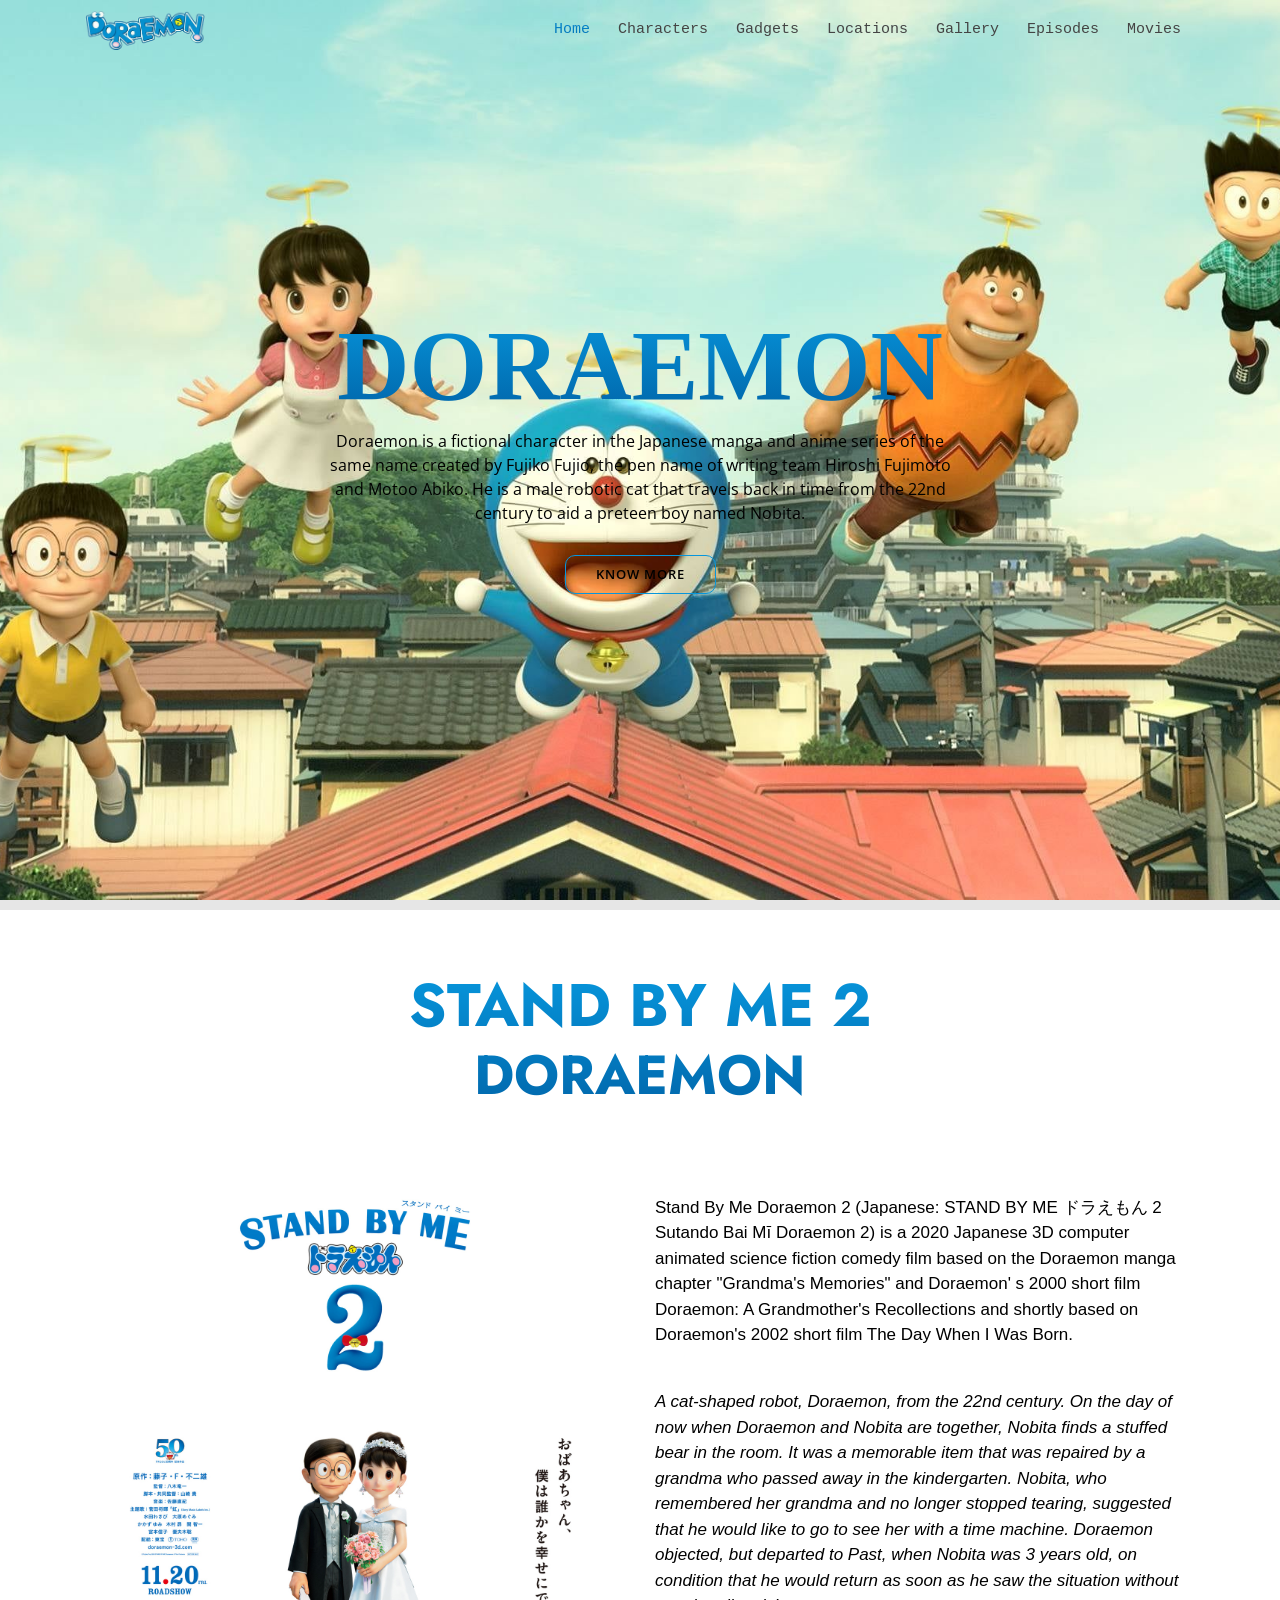
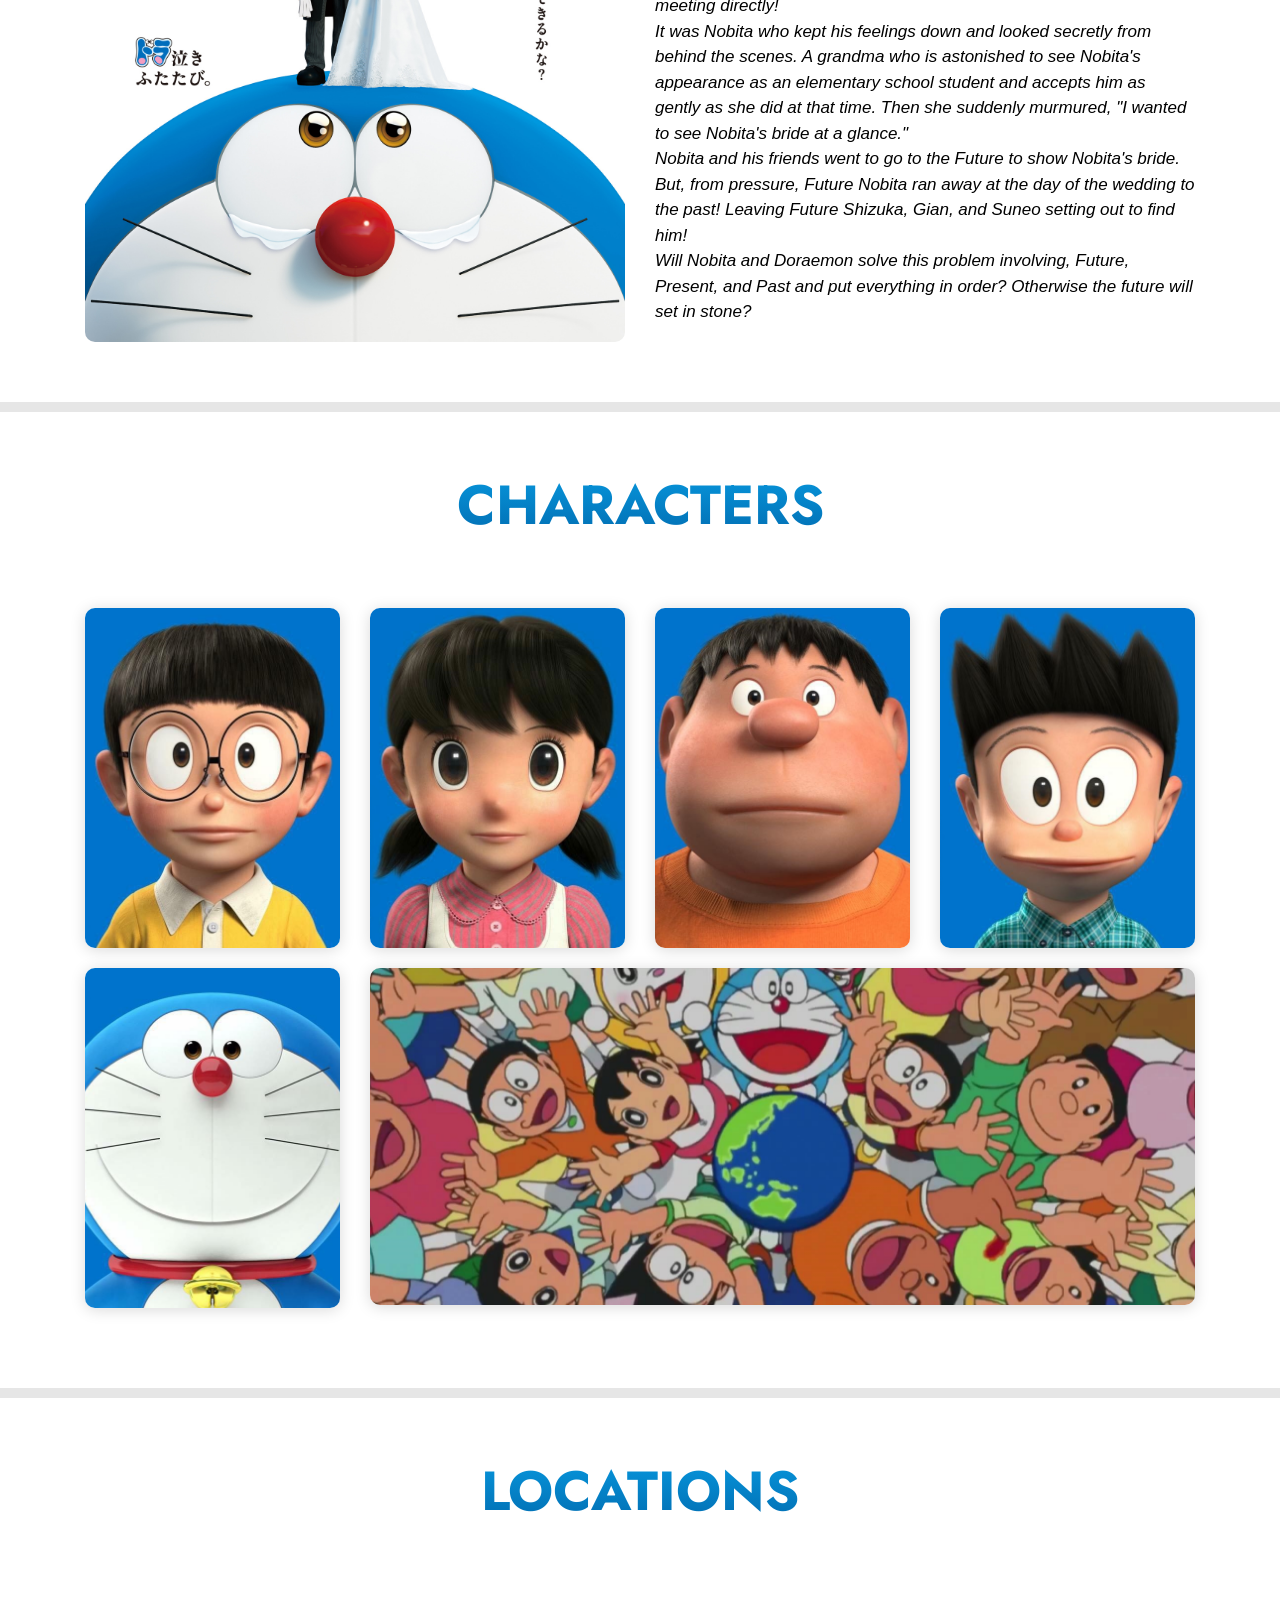
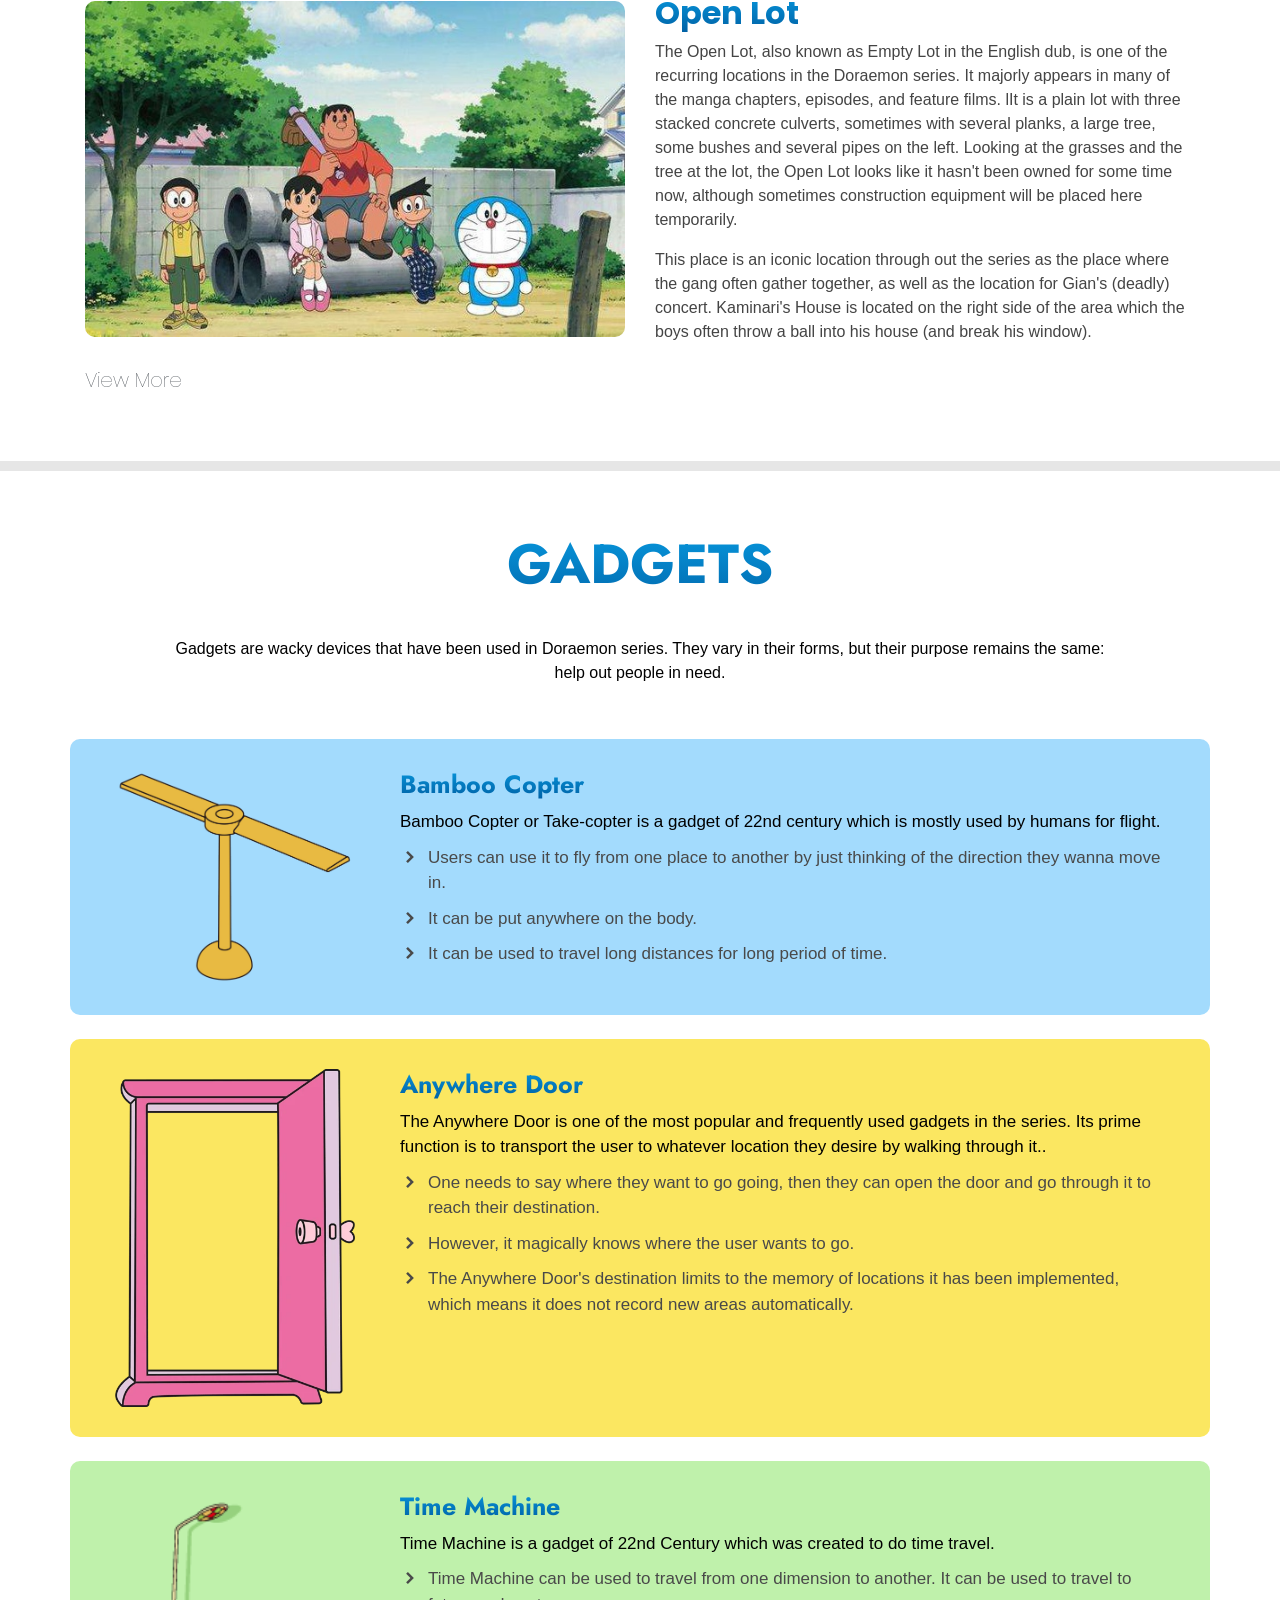
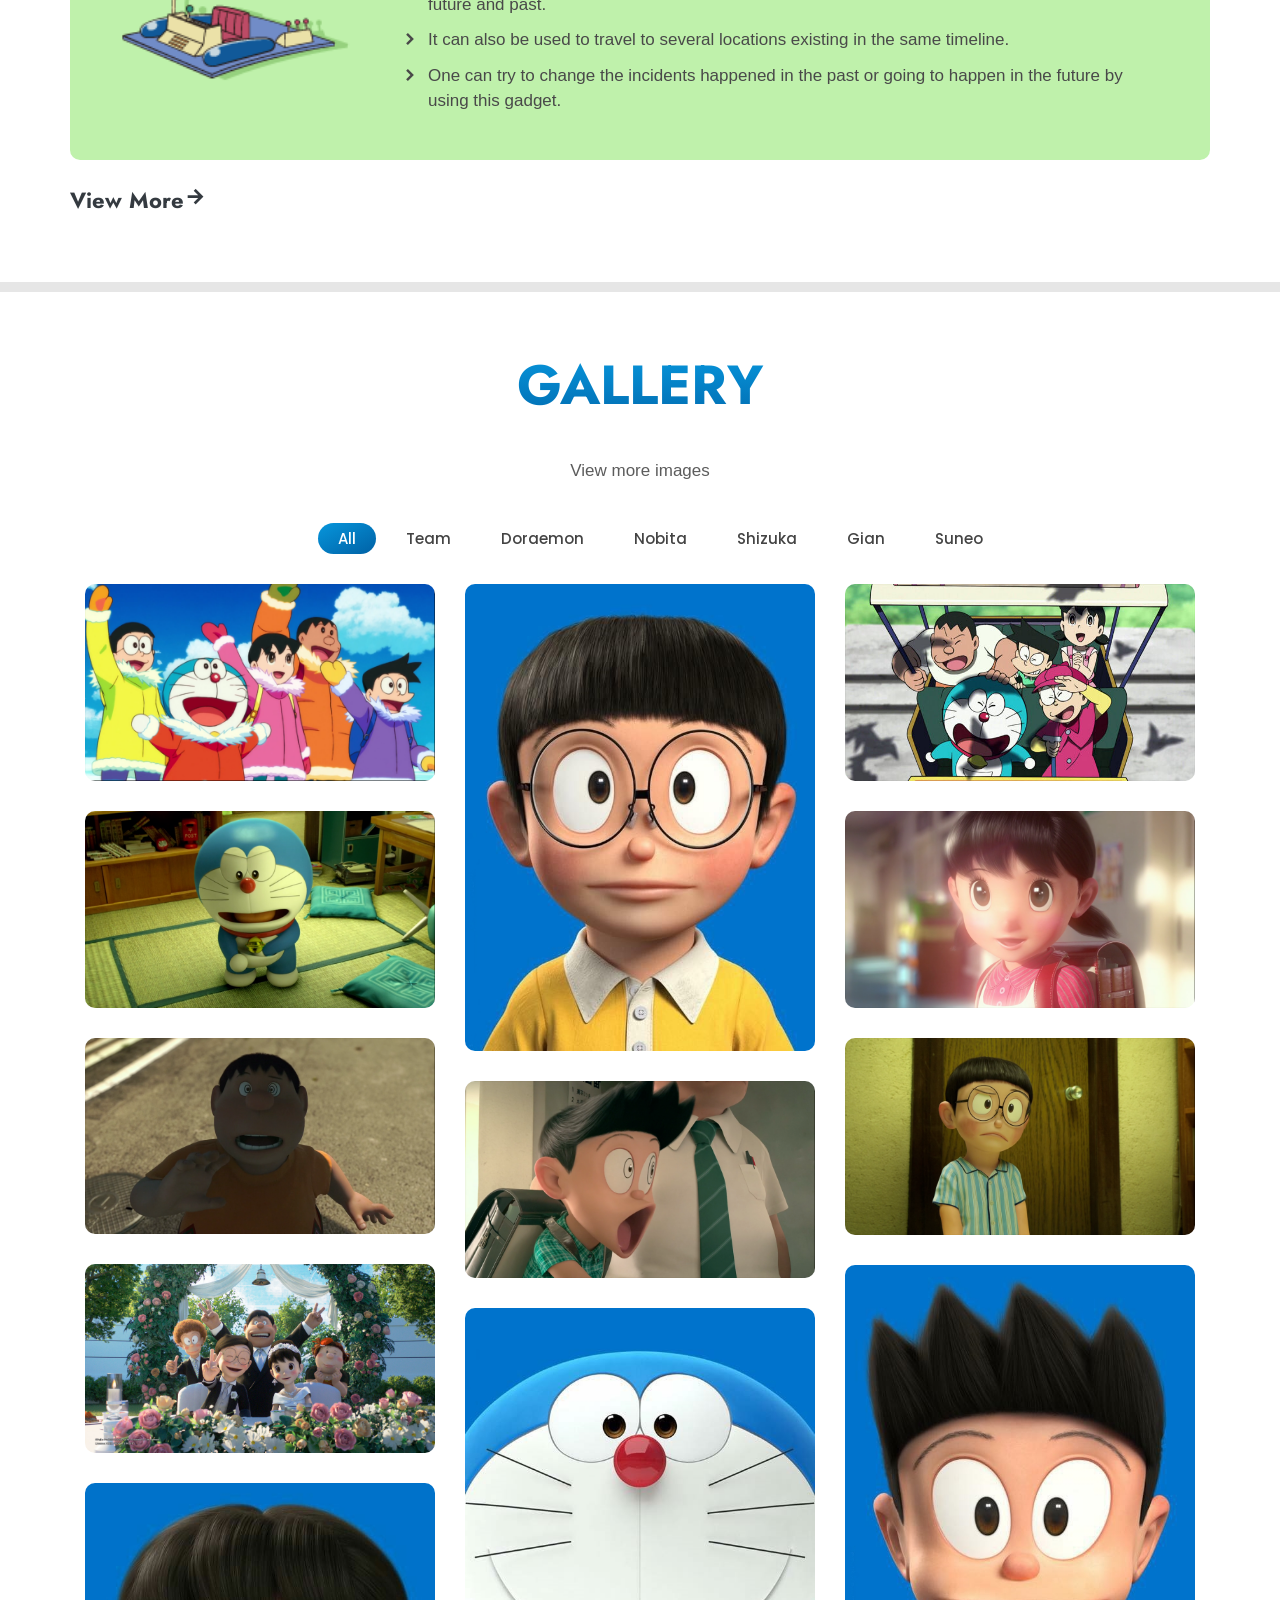
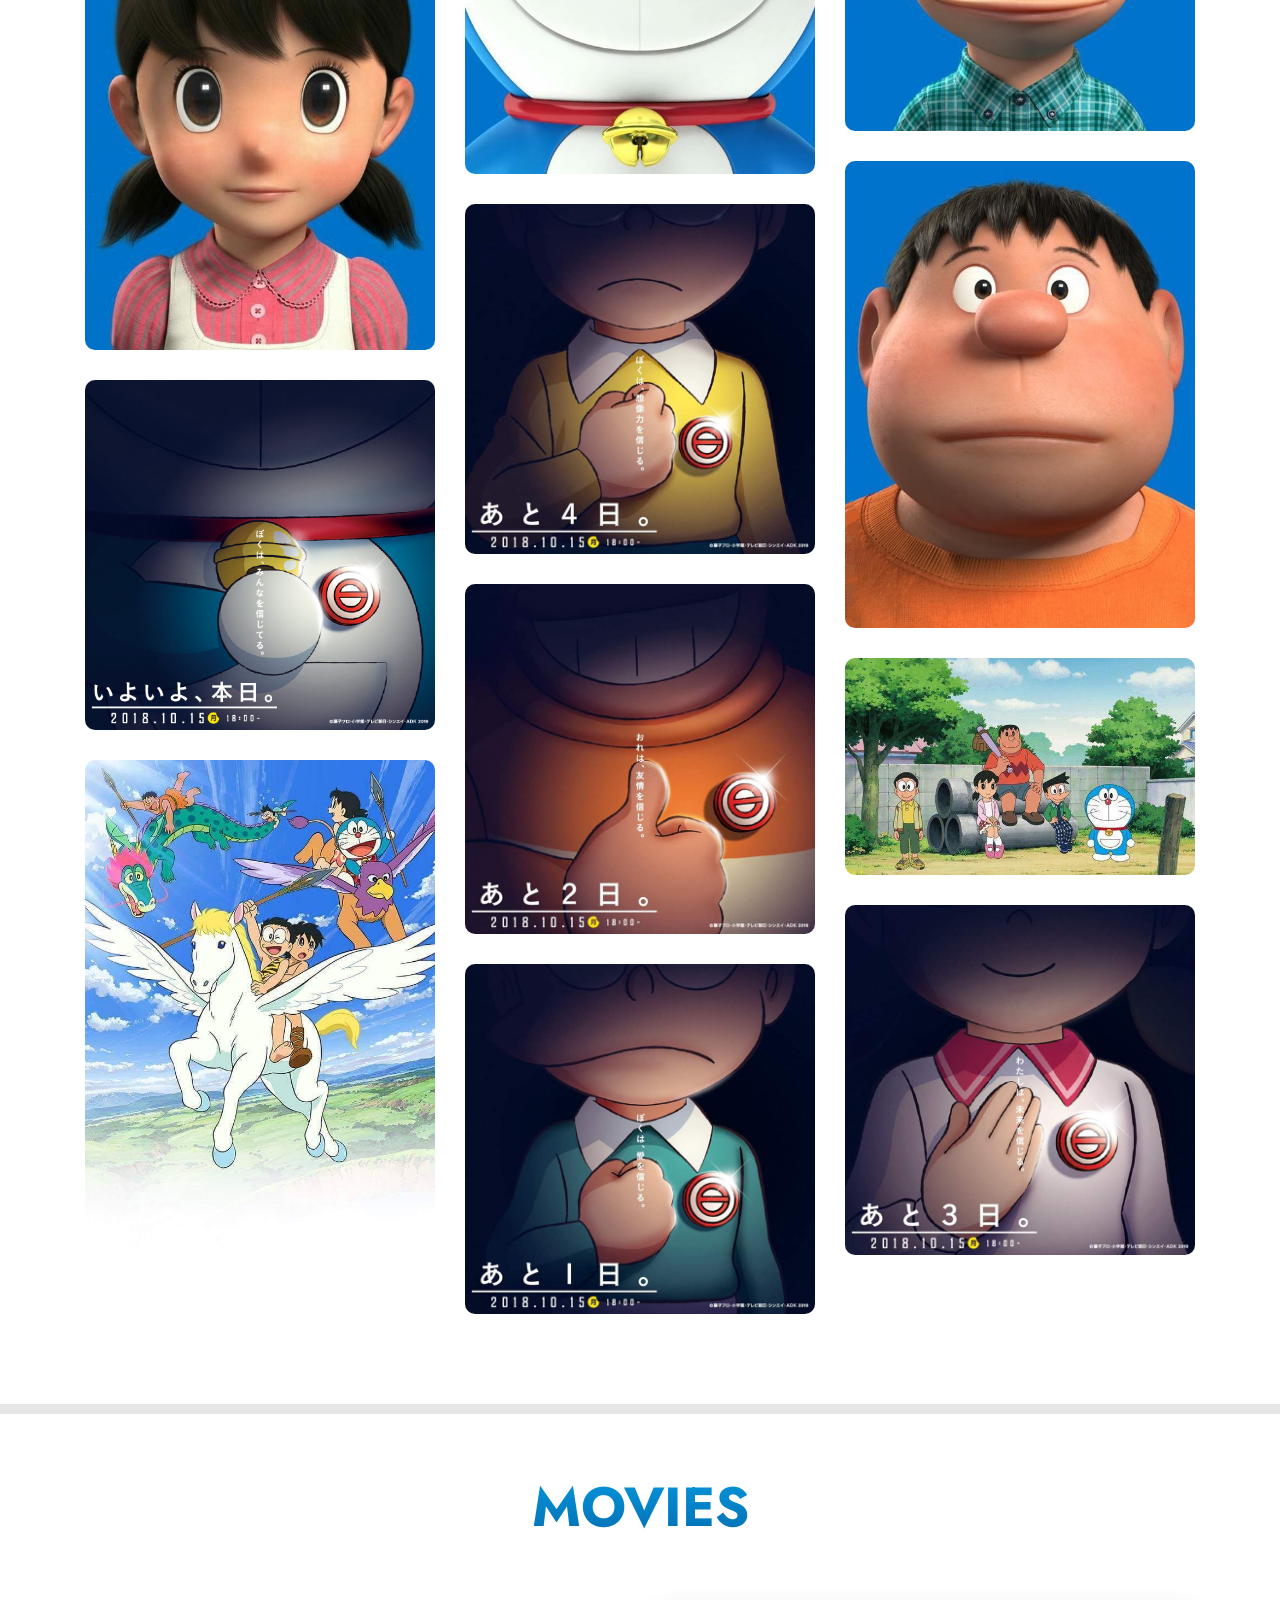
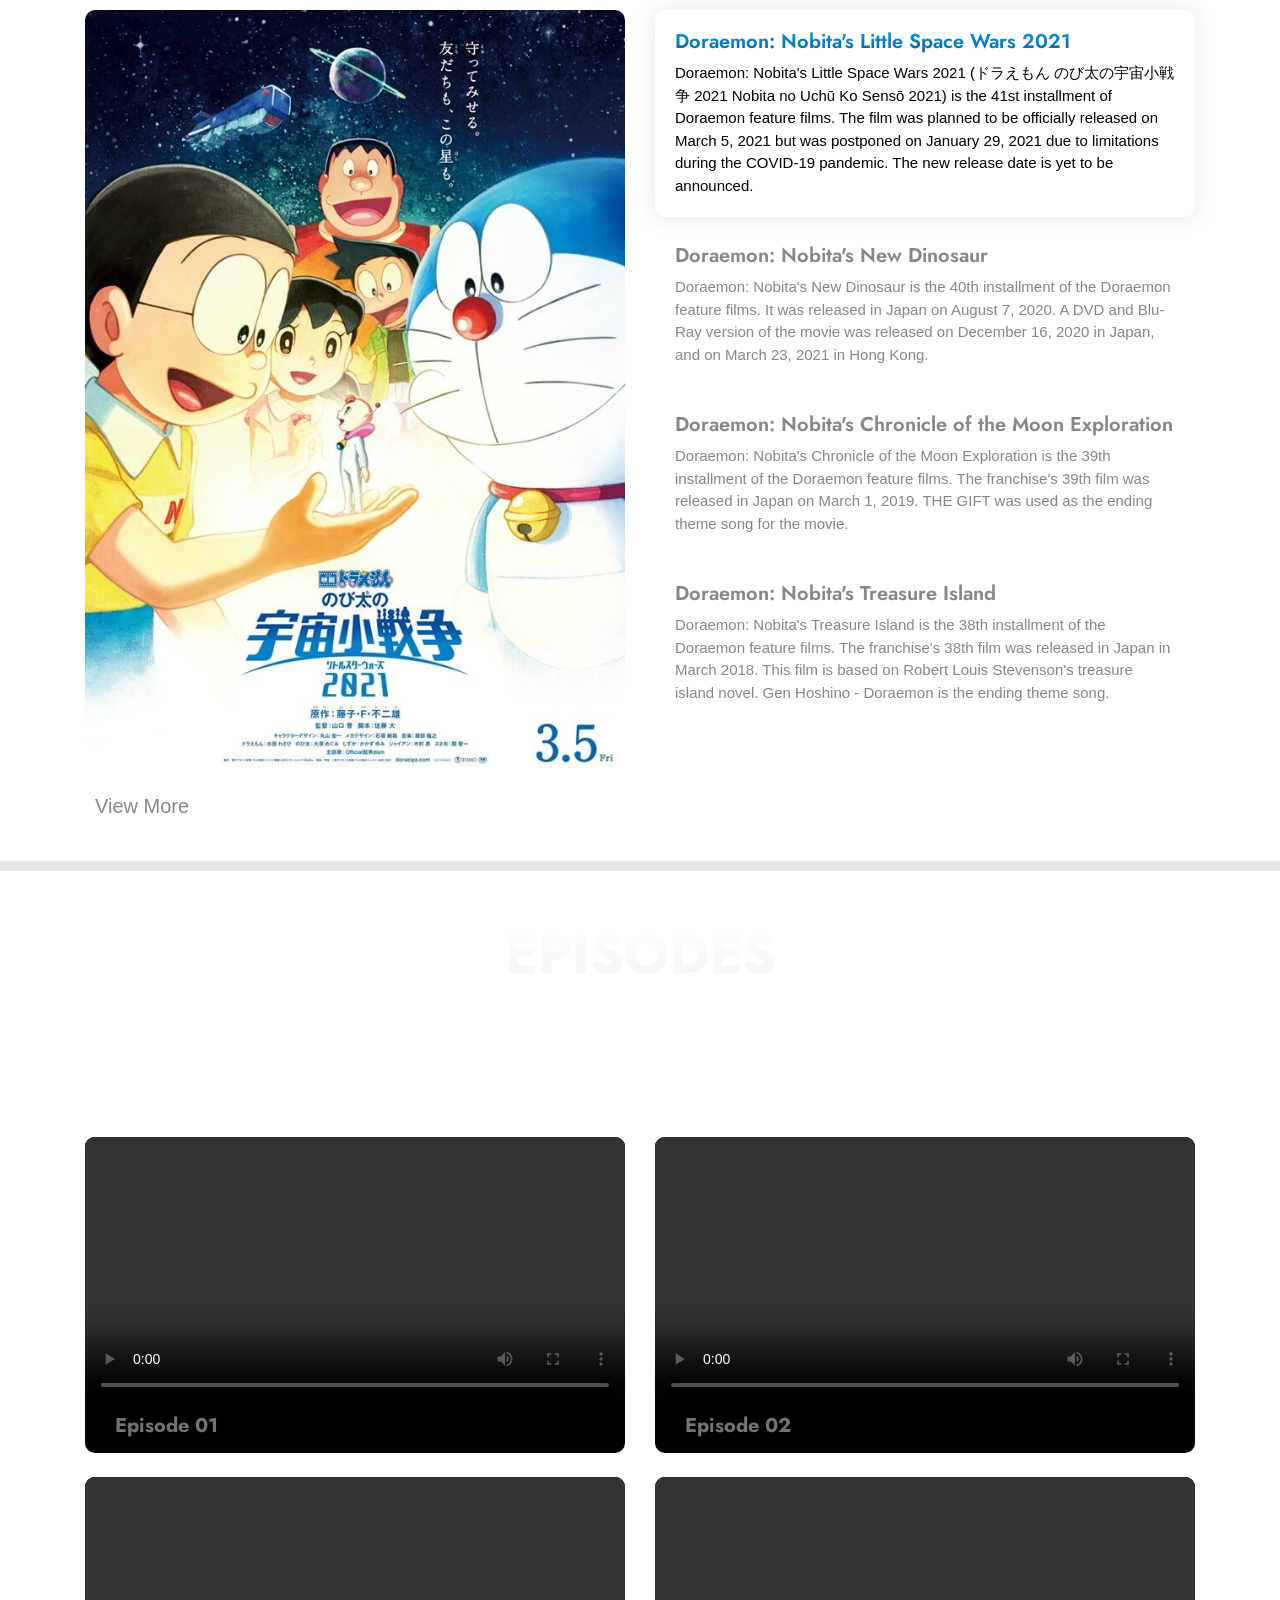
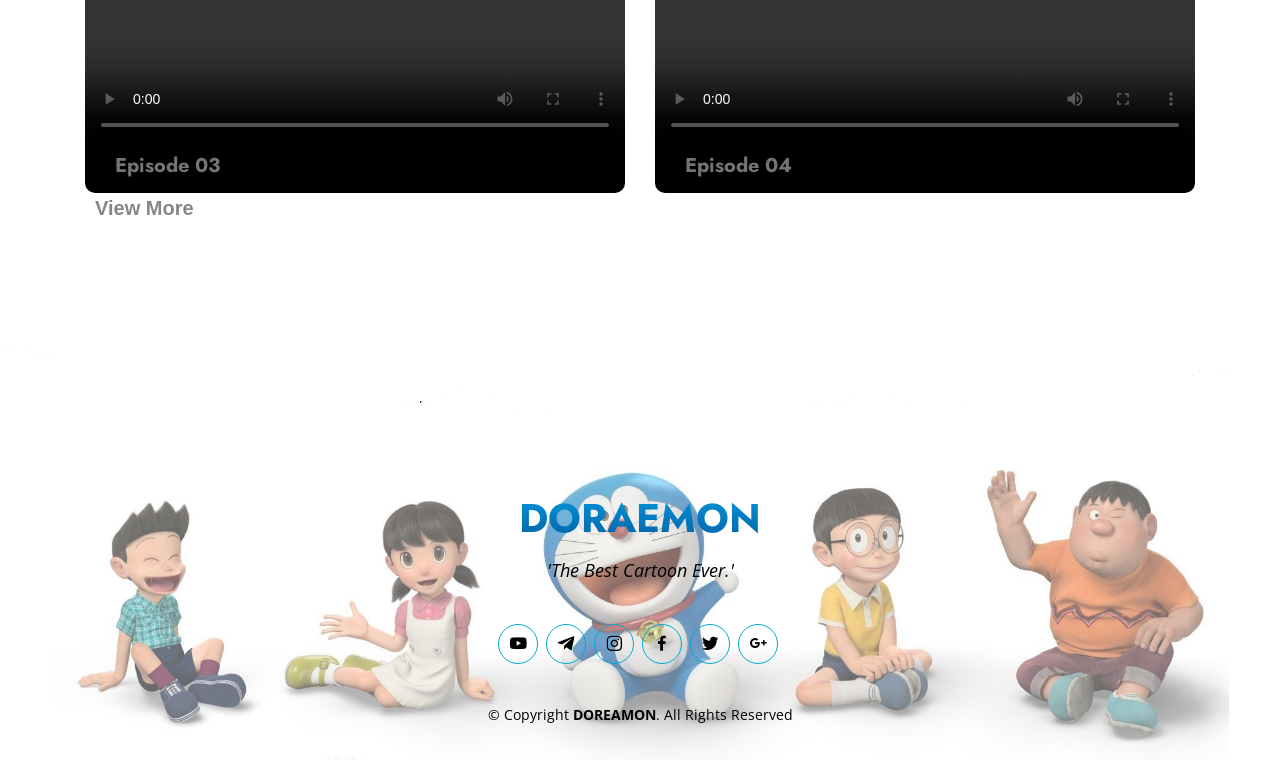
<file: index.html>
<!DOCTYPE html>
<html lang="en">

<head>
  <meta charset="utf-8">
  <meta content="width=device-width, initial-scale=1.0" name="viewport">

  <title>Doraemon</title>
  <meta content="" name="descriptison">
  <meta content="" name="keywords">

  <!-- Favicons -->
  <link href="assets/img/favicon.png" rel="icon">
  <link href="assets/img/favicon.png" rel="apple-touch-icon">

  <!-- Google Fonts -->
  <link
    href="https://fonts.googleapis.com/css?family=Open+Sans:300,300i,400,400i,600,600i,700,700i|Jost:300,300i,400,400i,500,500i,600,600i,700,700i|Poppins:300,300i,400,400i,500,500i,600,600i,700,700i"
    rel="stylesheet">

  <!-- Vendor CSS Files -->
  <link href="assets/vendor/bootstrap/css/bootstrap.min.css" rel="stylesheet">
  <link href="assets/vendor/icofont/icofont.min.css" rel="stylesheet">
  <link href="assets/vendor/boxicons/css/boxicons.min.css" rel="stylesheet">
  <link href="assets/vendor/remixicon/remixicon.css" rel="stylesheet">
  <link href="assets/vendor/venobox/venobox.css" rel="stylesheet">
  <link href="assets/vendor/owl.carousel/assets/owl.carousel.min.css" rel="stylesheet">
  <link href="assets/vendor/aos/aos.css" rel="stylesheet">

  <!-- Template Main CSS File -->
  <link href="assets/css/style.css" rel="stylesheet">
  <link href="assets/css/nav-foot.css" rel="stylesheet">
</head>

<body>
  <!-- ======= Header ======= -->
  <header id="header" class="fixed-top d-flex align-items-center header-transparent">
    <div class="container d-flex align-items-center">

      <div class="logo mr-auto">
        <img src="assets/img/logo.png" alt="">
      </div>

      <nav class="nav-menu d-none d-lg-block">
        <ul>
          <li class="activepage"><a href="#">Home</a></li>
          <li><a href="assets/characters.html">Characters</a></li>
          <li><a href="assets/gadgets.html">Gadgets</a></li>
          <li><a href="assets/location.html">Locations</a></li>
          <li><a href="assets/gadgets.html">Gallery</a></li>
          <li><a href="assets/episodes.html">Episodes</a></li>
          <li><a href="assets/movies.html">Movies</a></li>
        </ul>
      </nav><!-- .nav-menu -->

    </div>
  </header><!-- End Header -->

  <!-- ======= Hero Section ======= -->
  <section id="hero">
    <div class="hero-container">
      <div id="heroCarousel" class="carousel slide carousel-fade" data-ride="carousel" data-aos="fade-up">

        <div class="carousel-inner" role="listbox">

          <!-- Slide 1 -->
          <div class="carousel-item active">
            <div class="carousel-container">
              <div class="carousel-content">
                <h2 class="animate__animated animate__fadeInDown">
                  <span>DORAEMON</span>
                </h2>
                <p class="animate__animated animate__fadeInUp">
                  Doraemon is a fictional character in the Japanese manga and anime series of the same
                  name created by Fujiko Fujio, the pen name of writing team Hiroshi Fujimoto and Motoo Abiko. He is a
                  male robotic cat that travels back in time from the 22nd century to aid a preteen boy named Nobita.
                </p>
                <div>
                  <a href="assets/more.html" class="btn-menu animate__animated animate__fadeInUp scrollto">
                    Know More
                  </a>
                </div>
              </div>
            </div>
          </div>

        </div>

      </div>
    </div>
  </section><!-- End Hero -->

  <main id="main">

    <!-- ======= About Section ======= -->
    <section id="about" class="about">
      <div class="container">

        <div class="section-title" data-aos="fade-up">
          <h2><span>STAND BY ME 2</span><br>DORAEMON</h2>
        </div>

        <div class="row">

          <div class="col-lg-6 align-items-stretch video-box" data-aos="fade-right">
            <img src="assets/img/Gallery/movies/stand_by_me_2/poster_1.jpg">
          </div>

          <div class="col-lg-6 d-flex flex-column justify-content-center align-items-stretch" data-aos="fade-left">
            <div class="content">
              <p>
                Stand By Me Doraemon 2 (Japanese: STAND BY ME ドラえもん 2 Sutando Bai Mī Doraemon 2) is a 2020 Japanese 3D
                computer animated science fiction comedy film based on the Doraemon manga chapter "Grandma's Memories"
                and Doraemon' s 2000 short film Doraemon: A Grandmother's Recollections and shortly based on Doraemon's
                2002 short film The Day When I Was Born.<br><br>
              </p>
              <p class="font-italic">
                A cat-shaped robot, Doraemon, from the 22nd century. On the day of now when Doraemon and Nobita are
                together, Nobita finds a stuffed bear in the room. It was a memorable item that was repaired by a
                grandma who passed away in the kindergarten. Nobita, who remembered her grandma and no longer stopped
                tearing, suggested that he would like to go to see her with a time machine. Doraemon objected, but
                departed to Past, when Nobita was 3 years old, on condition that he would return as soon as he saw the
                situation without meeting directly!<br>
                It was Nobita who kept his feelings down and looked secretly from behind the scenes. A grandma who is
                astonished to see Nobita's appearance as an elementary school student and accepts him as gently as she
                did at that time. Then she suddenly murmured, "I wanted to see Nobita's bride at a glance."<br>
                Nobita and his friends went to go to the Future to show Nobita's bride. But, from pressure, Future
                Nobita ran away at the day of the wedding to the past! Leaving Future Shizuka, Gian, and Suneo setting
                out to find him!<br>
                Will Nobita and Doraemon solve this problem involving, Future, Present, and Past and put everything in
                order? Otherwise the future will set in stone?
              </p>
            </div>

          </div>

        </div>

      </div>
    </section><!-- End About Section -->

    <!-- ======= Team Section ======= -->
    <section id="team" class="team section-bg">
      <div class="container" data-aos="fade-up">

        <div class="section-title">
          <h2>Characters</h2>
        </div>

        <div class="row">

          <div class="col-lg-3 col-md-6 d-flex align-items-stretch" data-aos="fade-up" data-aos-delay="100">
            <a href="assets/characters/nobita.html">
              <div class="member">
                <div class="member-img">
                  <img src="assets/img/Gallery/movies/stand_by_me_2/nobita1.jpg" class="img-fluid" alt="">
                  <div class="social">
                    <h4>Nobita</h4>
                  </div>
                </div>
              </div>
            </a>
          </div>

          <div class="col-lg-3 col-md-6 d-flex align-items-stretch" data-aos="fade-up" data-aos-delay="100">
            <a href="assets/characters/shizuka.html">
              <div class="member">
                <div class="member-img">
                  <img src="assets/img/Gallery/movies/stand_by_me_2/shizuka1.jpg" class="img-fluid" alt="">
                  <div class="social">
                    <h4>Shizuka</h4>
                  </div>
                </div>
              </div>
            </a>
          </div>

          <div class="col-lg-3 col-md-6 d-flex align-items-stretch" data-aos="fade-up" data-aos-delay="100">
            <a href="assets/characters/gian.html">
              <div class="member">
                <div class="member-img">
                  <img src="assets/img/Gallery/movies/stand_by_me_2/gyan1.jpg" class="img-fluid" alt="">
                  <div class="social">
                    <h4>Gian</h4>
                  </div>
                </div>
              </div>
            </a>
          </div>

          <div class="col-lg-3 col-md-6 d-flex align-items-stretch" data-aos="fade-up" data-aos-delay="100">
            <a href="assets/characters/suneo.html">
              <div class="member">
                <div class="member-img">
                  <img src="assets/img/Gallery/movies/stand_by_me_2/sunio1.jpg" class="img-fluid" alt="">
                  <div class="social">
                    <h4>Suneo</h4>
                  </div>
                </div>
              </div>
            </a>
          </div>

          <div class="col-lg-3 col-md-6 d-flex align-items-stretch" data-aos="fade-up" data-aos-delay="100">
            <a href="assets/characters/doraemon.html">
              <div class="member">
                <div class="member-img">
                  <img src="assets/img/Gallery/movies/stand_by_me_2/doraemon1.jpg" class="img-fluid" alt="">
                  <div class="social">
                    <h4>Doraemon</h4>
                  </div>
                </div>
              </div>
            </a>
          </div>

          <div class="col-lg-9 col-md-6 d-flex align-items-stretch" data-aos="fade-up" data-aos-delay="100">
            <a href="assets/characters.html">
              <div class="member">
                <div class="member-img">
                  <img src="assets/img/all_characters.jpg" class="img-fluid" alt="">
                  <div class="social">
                    <h4>Know about All Characters</h4>
                  </div>
                </div>
              </div>
            </a>
          </div>

        </div>

      </div>
    </section><!-- End Team Section -->

    <!-- ======= Skills Section ======= -->
    <section id="skills" class="skills">
      <div class="container" data-aos="fade-up">

        <div class="section-title">
          <h2>Locations</h2>
        </div>

        <div class="row">

          <div class="col-lg-12">
            <div class="row">
              <div class="col-lg-6 d-flex align-items-center" data-aos="fade-right" data-aos-delay="100">
                <img src="assets/img/Gallery/locations/open_lot/open_lot1.jpg" class="img-fluid" alt="">
              </div>
              <div class="col-lg-6 pt-4 pt-lg-0 content" data-aos="fade-left" data-aos-delay="100">
                <h3>Open Lot</h3>
                <p>
                  The Open Lot, also known as Empty Lot in the English dub, is one of the recurring locations in the
                  Doraemon series. It majorly appears in many of the manga chapters, episodes, and feature films. lIt is
                  a plain lot with three stacked concrete culverts, sometimes with several planks, a large tree, some
                  bushes and several pipes on the left. Looking at the grasses and the tree at the lot, the Open Lot
                  looks like it hasn't been owned for some time now, although sometimes construction equipment will be
                  placed here temporarily.
                </p>
                <p>
                  This place is an iconic location through out the series as the place where the gang often gather
                  together, as well as the location for Gian's (deadly) concert. Kaminari's House is located on the
                  right side of the area which the boys often throw a ball into his house (and break his window).
                </p>
              </div>
            </div>
          </div>

          <div class="col-lg-12 mt-4">
            <div class="d-flex align-items-start row">
              <h5 class="more"><a href="assets/location.html">View More</a></h5>
            </div>
          </div>

        </div>

      </div>
    </section><!-- End Skills Section -->

    <!-- ======= gadgets Section ======= -->
    <section id="gadgets" class="gadgets">
      <div class="container" data-aos="fade-up">

        <div class="section-title">
          <h2>Gadgets</h2>
          <p>Gadgets are wacky devices that have been used in Doraemon series. They vary in their forms, but their
            purpose remains the same:<br>help out people in need.</p>
        </div>

        <div class="row">

          <div class="col-lg-12 mt-4">
            <a href="#">
              <div class="member d-flex align-items-start row" data-aos="zoom-in" data-aos-delay="100"
                style="background: rgb(163, 219, 253);">
                <div class="pic col-lg-3"><img src="assets/img/Gallery/gadgets/bamboocopter1.png" class="img-fluid"
                    alt="">
                </div>
                <div class="member-info col-lg-9">
                  <h4>Bamboo Copter</h4>
                  <p>Bamboo Copter or Take-copter is a gadget of 22nd
                    century which is mostly used by humans for flight.</p>
                  <ul>
                    <li><i class="icofont-simple-right"></i>
                      Users can use it to fly from one place to another by just thinking of the direction they wanna
                      move in.
                    </li>
                    <li><i class="icofont-simple-right"></i>
                      It can be put anywhere on the body.
                    </li>
                    <li><i class="icofont-simple-right"></i>
                      It can be used to travel long distances for long period of time.
                    </li>
                  </ul>
                </div>
              </div>
            </a>
          </div>

          <div class="col-lg-12 mt-4">
            <a href="#">
              <div class="member d-flex align-items-start row" data-aos="zoom-in" data-aos-delay="100"
                style="background: rgb(251, 231, 97);">
                <div class="pic col-lg-3"><img src="assets/img/Gallery/gadgets/anywhere_door1.webp" class="img-fluid"
                    alt="">
                </div>
                <div class="member-info col-lg-9">
                  <h4>Anywhere Door</h4>
                  <p>The Anywhere Door is one of the most
                    popular and frequently used gadgets in the series. Its prime
                    function is to transport the user to whatever location they desire by walking through it..</p>
                  <ul>
                    <li><i class="icofont-simple-right"></i>
                      One needs to say where they want to go going, then they can open the door and go through it to
                      reach their destination.
                    </li>
                    <li><i class="icofont-simple-right"></i>
                      However, it magically knows where the user wants to go.
                    </li>
                    <li><i class="icofont-simple-right"></i>
                      The Anywhere Door's destination limits to the memory of locations it has been implemented, which
                      means it does not record new areas automatically.
                    </li>
                  </ul>
                </div>
              </div>
            </a>
          </div>

          <div class="col-lg-12 mt-4">
            <a href="#">
              <div class="member d-flex align-items-start row" data-aos="zoom-in" data-aos-delay="100"
                style="background: #bff1ab ;">
                <div class="pic col-lg-3"><img src="assets/img/Gallery/gadgets/time_mechine1.png" class="img-fluid"
                    alt="">
                </div>
                <div class="member-info col-lg-9">
                  <h4>Time Machine</h4>
                  <p>Time Machine is a gadget of 22nd Century which was created to do time travel.</p>
                  <ul>
                    <li><i class="icofont-simple-right"></i>
                      Time Machine can be used to travel from one dimension to another. It can be used to travel to
                      future and past.
                    </li>
                    <li><i class="icofont-simple-right"></i>
                      It can also be used to travel to several locations existing in the same timeline.
                    </li>
                    <li><i class="icofont-simple-right"></i>
                      One can try to change the incidents happened in the past or going to happen in the future by using
                      this gadget.
                    </li>
                  </ul>
                </div>
              </div>
            </a>
          </div>

          <div class="col-lg-12 mt-4">
            <div class="d-flex align-items-start row">
              <h5 class="more"><a href="assets/gadgets.html">View More</a><i class="ri-arrow-right-line"></i></h5>
            </div>
          </div>

        </div>

      </div>
    </section><!-- End gadgets Section -->

    <!-- ======= Portfolio Section ======= -->
    <section id="portfolio" class="portfolio">
      <div class="container" data-aos="fade-up">

        <div class="section-title">
          <h2>Gallery</h2>
          <p><a href="assets/gallery.html">View more images</a></p>
        </div>

        <ul id="portfolio-flters" class="d-flex justify-content-center" data-aos="fade-up" data-aos-delay="100">
          <li data-filter="*" class="filter-active">All</li>
          <li data-filter=".filter-Team">Team</li>
          <li data-filter=".filter-Doraemon">Doraemon</li>
          <li data-filter=".filter-Nobita">Nobita</li>
          <li data-filter=".filter-Shizuka">Shizuka</li>
          <li data-filter=".filter-Gian">Gian</li>
          <li data-filter=".filter-Suneo">Suneo</li>
        </ul>

        <div class="row portfolio-container" data-aos="fade-up" data-aos-delay="200">

          <div class="col-lg-4 col-md-6 portfolio-item filter-Team">
            <div class="portfolio-img">
              <a href="assets/img/Gallery/movies/doraemon_nobitas_great_adventure_in_the_antarctic_kachi_kochi/Movie_2017_S1.png"
                class="venobox" data-gall="gallery-item">
                <img
                  src="assets/img/Gallery/movies/doraemon_nobitas_great_adventure_in_the_antarctic_kachi_kochi/Movie_2017_S1.png"
                  alt="" class="img-fluid">
              </a>
            </div>
          </div>

          <div class="col-lg-4 col-md-6 portfolio-item filter-Nobita">
            <div class="portfolio-img">
              <a href="assets/img/Gallery/movies/stand_by_me_2/nobita1.jpg" class="venobox" data-gall="gallery-item">
                <img src="assets/img/Gallery/movies/stand_by_me_2/nobita1.jpg" alt="" class="img-fluid">
              </a>
            </div>
          </div>

          <div class="col-lg-4 col-md-6 portfolio-item filter-Team">
            <div class="portfolio-img">
              <a href="assets/img/Gallery/movies/doraemon_nobitas_s ecret_gadget_museum/Doraemon-The-Movie-2013.jpg"
                class="venobox" data-gall="gallery-item">
                <img src="assets/img/Gallery/movies/doraemon_nobitas_s ecret_gadget_museum/Doraemon-The-Movie-2013.jpg"
                  alt="" class="img-fluid">
              </a>
            </div>
          </div>

          <div class="col-lg-4 col-md-6 portfolio-item filter-Doraemon">
            <div class="portfolio-img">
              <a href="assets/img/Gallery/movies/stand_by_me/Stand_by_Me_Doraemon_Chapter_2_Doraemon_using_his_4D_Pocket.png"
                class="venobox" data-gall="gallery-item">
                <img
                  src="assets/img/Gallery/movies/stand_by_me/Stand_by_Me_Doraemon_Chapter_2_Doraemon_using_his_4D_Pocket.png"
                  alt="" class="img-fluid">
              </a>
            </div>
          </div>

          <div class="col-lg-4 col-md-6 portfolio-item filter-Shizuka">
            <div class="portfolio-img">
              <a href="assets/img/Gallery/movies/stand_by_me/Stand_by_Me_Doraemon_Chapter_3_Shizuka.png" class="venobox"
                data-gall="gallery-item">
                <img src="assets/img/Gallery/movies/stand_by_me/Stand_by_Me_Doraemon_Chapter_3_Shizuka.png" alt=""
                  class="img-fluid">
              </a>
            </div>
          </div>

          <div class="col-lg-4 col-md-6 portfolio-item filter-Gian">
            <div class="portfolio-img">
              <a href="assets/img/Gallery/movies/stand_by_me/Stand_by_Me_Doraemon_Chapter_4_Gian_surprised.png"
                class="venobox" data-gall="gallery-item">
                <img src="assets/img/Gallery/movies/stand_by_me/Stand_by_Me_Doraemon_Chapter_4_Gian_surprised.png"
                  alt="" class="img-fluid">
              </a>
            </div>
          </div>

          <div class="col-lg-4 col-md-6 portfolio-item filter-Nobita">
            <div class="portfolio-img">
              <a href="assets/img/Gallery/movies/stand_by_me/Stand_by_Me_Doraemon_Chapter_2_Nobita_raises_eyebrow.png"
                class="venobox" data-gall="gallery-item">
                <img
                  src="assets/img/Gallery/movies/stand_by_me/Stand_by_Me_Doraemon_Chapter_2_Nobita_raises_eyebrow.png"
                  alt="" class="img-fluid">
              </a>
            </div>
          </div>

          <div class="col-lg-4 col-md-6 portfolio-item filter-Suneo">
            <div class="portfolio-img">
              <a href="assets/img/Gallery/movies/stand_by_me/Stand_by_Me_Doraemon_Chapter_3_Suneo_Surprised.png"
                class="venobox" data-gall="gallery-item">
                <img src="assets/img/Gallery/movies/stand_by_me/Stand_by_Me_Doraemon_Chapter_3_Suneo_Surprised.png"
                  alt="" class="img-fluid">
              </a>
            </div>
          </div>

          <div class="col-lg-4 col-md-6 portfolio-item filter-Team">
            <div class="portfolio-img">
              <a href="assets/img/Gallery/movies/stand_by_me_2/Stand-By-Me-Doraemon-ODEX7.jpg" class="venobox"
                data-gall="gallery-item">
                <img src="assets/img/Gallery/movies/stand_by_me_2/Stand-By-Me-Doraemon-ODEX7.jpg" alt=""
                  class="img-fluid">
              </a>
            </div>
          </div>

          <div class="col-lg-4 col-md-6 portfolio-item filter-Suneo">
            <div class="portfolio-img">
              <a href="assets/img/Gallery/movies/stand_by_me_2/sunio1.jpg" class="venobox" data-gall="gallery-item">
                <img src="assets/img/Gallery/movies/stand_by_me_2/sunio1.jpg" alt="" class="img-fluid">
              </a>
            </div>
          </div>

          <div class="col-lg-4 col-md-6 portfolio-item filter-Doraemon">
            <div class="portfolio-img">
              <a href="assets/img/Gallery/movies/stand_by_me_2/doraemon1.jpg" class="venobox" data-gall="gallery-item">
                <img src="assets/img/Gallery/movies/stand_by_me_2/doraemon1.jpg" alt="" class="img-fluid">
              </a>
            </div>
          </div>

          <div class="col-lg-4 col-md-6 portfolio-item filter-Shizuka">
            <div class="portfolio-img">
              <a href="assets/img/Gallery/movies/stand_by_me_2/shizuka1.jpg" class="venobox" data-gall="gallery-item">
                <img src="assets/img/Gallery/movies/stand_by_me_2/shizuka1.jpg" alt="" class="img-fluid">
              </a>
            </div>
          </div>

          <div class="col-lg-4 col-md-6 portfolio-item filter-Gian">
            <div class="portfolio-img">
              <a href="assets/img/Gallery/movies/stand_by_me_2/gyan1.jpg" class="venobox" data-gall="gallery-item">
                <img src="assets/img/Gallery/movies/stand_by_me_2/gyan1.jpg" alt="" class="img-fluid">
              </a>
            </div>
          </div>

          <div class="col-lg-4 col-md-6 portfolio-item filter-Nobita">
            <div class="portfolio-img">
              <a href="assets/img/Gallery/movies/doraemon_nobitas_chronicle_of_the_moon_exploration/FB_IMG_1539220316840.jpg"
                class="venobox" data-gall="gallery-item">
                <img
                  src="assets/img/Gallery/movies/doraemon_nobitas_chronicle_of_the_moon_exploration/FB_IMG_1539220316840.jpg"
                  alt="" class="img-fluid">
              </a>
            </div>
          </div>

          <div class="col-lg-4 col-md-6 portfolio-item filter-Doraemon">
            <div class="portfolio-img">
              <a href="assets/img/Gallery/movies/doraemon_nobitas_chronicle_of_the_moon_exploration/DpNz12oV4AAuYfb.jpg"
                class="venobox" data-gall="gallery-item">
                <img
                  src="assets/img/Gallery/movies/doraemon_nobitas_chronicle_of_the_moon_exploration/DpNz12oV4AAuYfb.jpg"
                  alt="" class="img-fluid">
              </a>
            </div>
          </div>

          <div class="col-lg-4 col-md-6 portfolio-item filter-Gian">
            <div class="portfolio-img">
              <a href="assets/img/Gallery/movies/doraemon_nobitas_chronicle_of_the_moon_exploration/Doraeiga2019_countdown3.jpg"
                class="venobox" data-gall="gallery-item">
                <img
                  src="assets/img/Gallery/movies/doraemon_nobitas_chronicle_of_the_moon_exploration/Doraeiga2019_countdown3.jpg"
                  alt="" class="img-fluid">
              </a>
            </div>
          </div>

          <div class="col-lg-4 col-md-6 portfolio-item filter-Team">
            <div class="portfolio-img">
              <a href="assets/img/Gallery/locations/open_lot/open_lot1.jpg" class="venobox" data-gall="gallery-item">
                <img src="assets/img/Gallery/locations/open_lot/open_lot1.jpg" alt="" class="img-fluid">
              </a>
            </div>
          </div>

          <div class="col-lg-4 col-md-6 portfolio-item filter-Team">
            <div class="portfolio-img">
              <a href="assets/img/Gallery/movies/doraemon_nobita_and_the_birth_of_japan/Nobitabirthjapanremake.jpg"
                class="venobox" data-gall="gallery-item">
                <img src="assets/img/Gallery/movies/doraemon_nobita_and_the_birth_of_japan/Nobitabirthjapanremake.jpg"
                  alt="" class="img-fluid">
              </a>
            </div>
          </div>

          <div class="col-lg-4 col-md-6 portfolio-item filter-Shizuka">
            <div class="portfolio-img">
              <a href="assets/img/Gallery/movies/doraemon_nobitas_chronicle_of_the_moon_exploration/Doraeiga2019_countdown2 (1).jpg"
                class="venobox" data-gall="gallery-item">
                <img
                  src="assets/img/Gallery/movies/doraemon_nobitas_chronicle_of_the_moon_exploration/Doraeiga2019_countdown2 (1).jpg"
                  alt="" class="img-fluid">
              </a>
            </div>
          </div>

          <div class="col-lg-4 col-md-6 portfolio-item filter-Suneo">
            <div class="portfolio-img">
              <a href="assets/img/Gallery/movies/doraemon_nobitas_chronicle_of_the_moon_exploration/Doraeiga2019_countdown4.jpg"
                class="venobox" data-gall="gallery-item">
                <img
                  src="assets/img/Gallery/movies/doraemon_nobitas_chronicle_of_the_moon_exploration/Doraeiga2019_countdown4.jpg"
                  alt="" class="img-fluid">
              </a>
            </div>
          </div>

        </div>
    </section><!-- End Portfolio Section -->

    <!-- ======= Featured Section ======= -->
    <section id="featured" class="featured">
      <div class="container">

        <div class="section-title">
          <h2>Movies</h2>
        </div>

        <div class="row">

          <div class="col-lg-6" data-aos="fade-right">
            <div class="tab-content">
              <div class="tab-pane active show" id="tab-1">
                <figure>
                  <img src="assets/img/Gallery/movies/doraemon_nobitas_little_space_wars_2021/2021Poster.jpg" alt=""
                    class="img-fluid">
                </figure>
              </div>
              <div class="tab-pane" id="tab-2">
                <figure>
                  <img src="assets/img/Gallery/movies/doraemon_nobitas_new_dinosaur/poster1.jpg" alt=""
                    class="img-fluid">
                </figure>
              </div>
              <div class="tab-pane" id="tab-3">
                <figure>
                  <img
                    src="assets/img/Gallery/movies/doraemon_nobitas_chronicle_of_the_moon_exploration/2019poster2.jpg"
                    alt="" class="img-fluid">
                </figure>
              </div>
              <div class="tab-pane" id="tab-4">
                <figure>
                  <img src="assets/img/Gallery/movies/doraemon_nobitas_treasure_island/poster1.jpg" alt=""
                    class="img-fluid">
                </figure>
              </div>
            </div>
          </div>

          <div class="col-lg-6 mt-4 mt-lg-0" data-aos="fade-left">
            <ul class="nav nav-tabs flex-column">
              <li class="nav-item">
                <a class="nav-link active show" data-toggle="tab" href="#tab-1">
                  <h4>Doraemon: Nobita's Little Space Wars 2021</h4>
                  <p>Doraemon: Nobita's Little Space Wars 2021 (ドラえもん のび太の宇宙小戦争 2021 Nobita no Uchū Ko Sensō 2021) is
                    the 41st installment of Doraemon feature films. The film was planned to be officially released on
                    March 5, 2021 but was postponed on January 29, 2021 due to limitations during the COVID-19 pandemic.
                    The new release date is yet to be announced.</p>
                </a>
              </li>
              <li class="nav-item mt-2">
                <a class="nav-link" data-toggle="tab" href="#tab-2">
                  <h4>Doraemon: Nobita's New Dinosaur</h4>
                  <p>Doraemon: Nobita's New Dinosaur is the 40th
                    installment of the Doraemon feature films. It was released in Japan on August 7, 2020. A DVD
                    and Blu-Ray version of the movie was released on December 16, 2020 in Japan, and on March 23, 2021
                    in Hong Kong.</p>
                </a>
              </li>
              <li class="nav-item mt-2">
                <a class="nav-link" data-toggle="tab" href="#tab-3">
                  <h4>Doraemon: Nobita's Chronicle of the Moon Exploration</h4>
                  <p>Doraemon: Nobita's Chronicle of the Moon Exploration is the 39th installment of the Doraemon
                    feature films. The franchise's 39th film was
                    released in Japan on March 1, 2019. THE GIFT was used as the ending theme song for the movie.</p>
                </a>
              </li>
              <li class="nav-item mt-2">
                <a class="nav-link" data-toggle="tab" href="#tab-4">
                  <h4>Doraemon: Nobita's Treasure Island</h4>
                  <p>Doraemon: Nobita's Treasure Island is the 38th
                    installment of the Doraemon feature films. The franchise's 38th film was released in Japan in March
                    2018. This film is based on Robert Louis Stevenson's treasure island novel. Gen Hoshino - Doraemon
                    is the ending theme song.</p>
                </a>
              </li>
            </ul>
          </div>

          <div class="col-lg-6 mt-4 mt-lg-0" data-aos="fade-in">
            <a href="assets/movies.html">View More</a>
          </div>

        </div>

      </div>
    </section><!-- End Featured Section -->

    <!-- ======= episode Section ======= -->
    <section id="episode" class="episode">
      <div class="container">

        <div class="section-title-other">
          <h2>episodes</h2>
        </div>

        <div class="title">
          <h2>Season 18</h2>
        </div>

        <div class="row">

          <div class="col-lg-6 mt-4">
            <div class="member">
              <video controls>
                <source src="D:/EPISODES/Doraemon/Season 18/Doraemon S18EP01.mp4" type="video/mp4">
              </video>
              <div class="member-info">
                <h4>Episode 01</h4>
              </div>
            </div>
          </div>

          <div class="col-lg-6 mt-4">
            <div class="member">
              <video controls>
                <source src="D:/EPISODES/Doraemon/Season 18/Doraemon S18EP02.mp4" type="video/mp4">
              </video>
              <div class="member-info">
                <h4>Episode 02</h4>
              </div>
            </div>
          </div>

          <div class="col-lg-6 mt-4">
            <div class="member">
              <video controls>
                <source src="D:/EPISODES/Doraemon/Season 18/Doraemon S18EP03.mp4" type="video/mp4">
              </video>
              <div class="member-info">
                <h4>Episode 03</h4>
              </div>
            </div>
          </div>

          <div class="col-lg-6 mt-4">
            <div class="member">
              <video controls>
                <source src="D:/EPISODES/Doraemon/Season 18/Doraemon S18EP04.mp4" type="video/mp4">
              </video>
              <div class="member-info">
                <h4>Episode 04</h4>
              </div>
            </div>
          </div>

          <div class="col-lg-6 mt-4 mt-lg-0" data-aos="fade-in">
            <a href="assets/episodes.html">View More</a>
          </div>

        </div>

      </div>
    </section><!-- End episode Section -->

  </main><!-- End #main -->

  <div class="img-footer"
    style="background: linear-gradient(rgba(0, 0, 0, 0.3), rgba(0, 0, 0, 0.3)), url(assets/img/episodes_bg.jpg);background-size: cover;background-position: center;background-attachment: fixed;background-repeat: no-repeat;">
    <img src="assets/img/footer_img.png" alt="">
  </div>

  <!-- ======= Footer ======= -->
  <footer id="footer">
    <div class="container">
      <h3>DORAEMON</h3>
      <p>'The Best Cartoon Ever.'</p>
      <div class="social-links">
        <a href="#" class="youtube"><i class="bx bxl-youtube"></i></a>
        <a href="#" class="telegram"><i class="bx bxl-telegram"></i></a>
        <a href="#" class="instagram"><i class="bx bxl-instagram"></i></a>
        <a href="#" class="facebook"><i class="bx bxl-facebook"></i></a>
        <a href="#" class="twitter"><i class="bx bxl-twitter"></i></a>
        <a href="#" class="google-plus"><i class="bx bxl-google-plus"></i></a>
      </div>
      <div class="copyright">
        &copy; Copyright <strong><span>DOREAMON</span></strong>. All Rights Reserved
      </div>
    </div>
  </footer><!-- End Footer -->

  <a href="#" class="back-to-top"><i class="icofont-simple-up"></i></a>

  <!-- Vendor JS Files -->
  <script src="assets/vendor/jquery/jquery.min.js"></script>
  <script src="assets/vendor/bootstrap/js/bootstrap.bundle.min.js"></script>
  <script src="assets/vendor/jquery.easing/jquery.easing.min.js"></script>
  <script src="assets/vendor/php-email-form/validate.js"></script>
  <script src="assets/vendor/waypoints/jquery.waypoints.min.js"></script>
  <script src="assets/vendor/isotope-layout/isotope.pkgd.min.js"></script>
  <script src="assets/vendor/venobox/venobox.min.js"></script>
  <script src="assets/vendor/owl.carousel/owl.carousel.min.js"></script>
  <script src="assets/vendor/aos/aos.js"></script>

  <!-- Template Main JS File -->
  <script src="assets/js/main.js"></script>

</body>

</html>
</file>
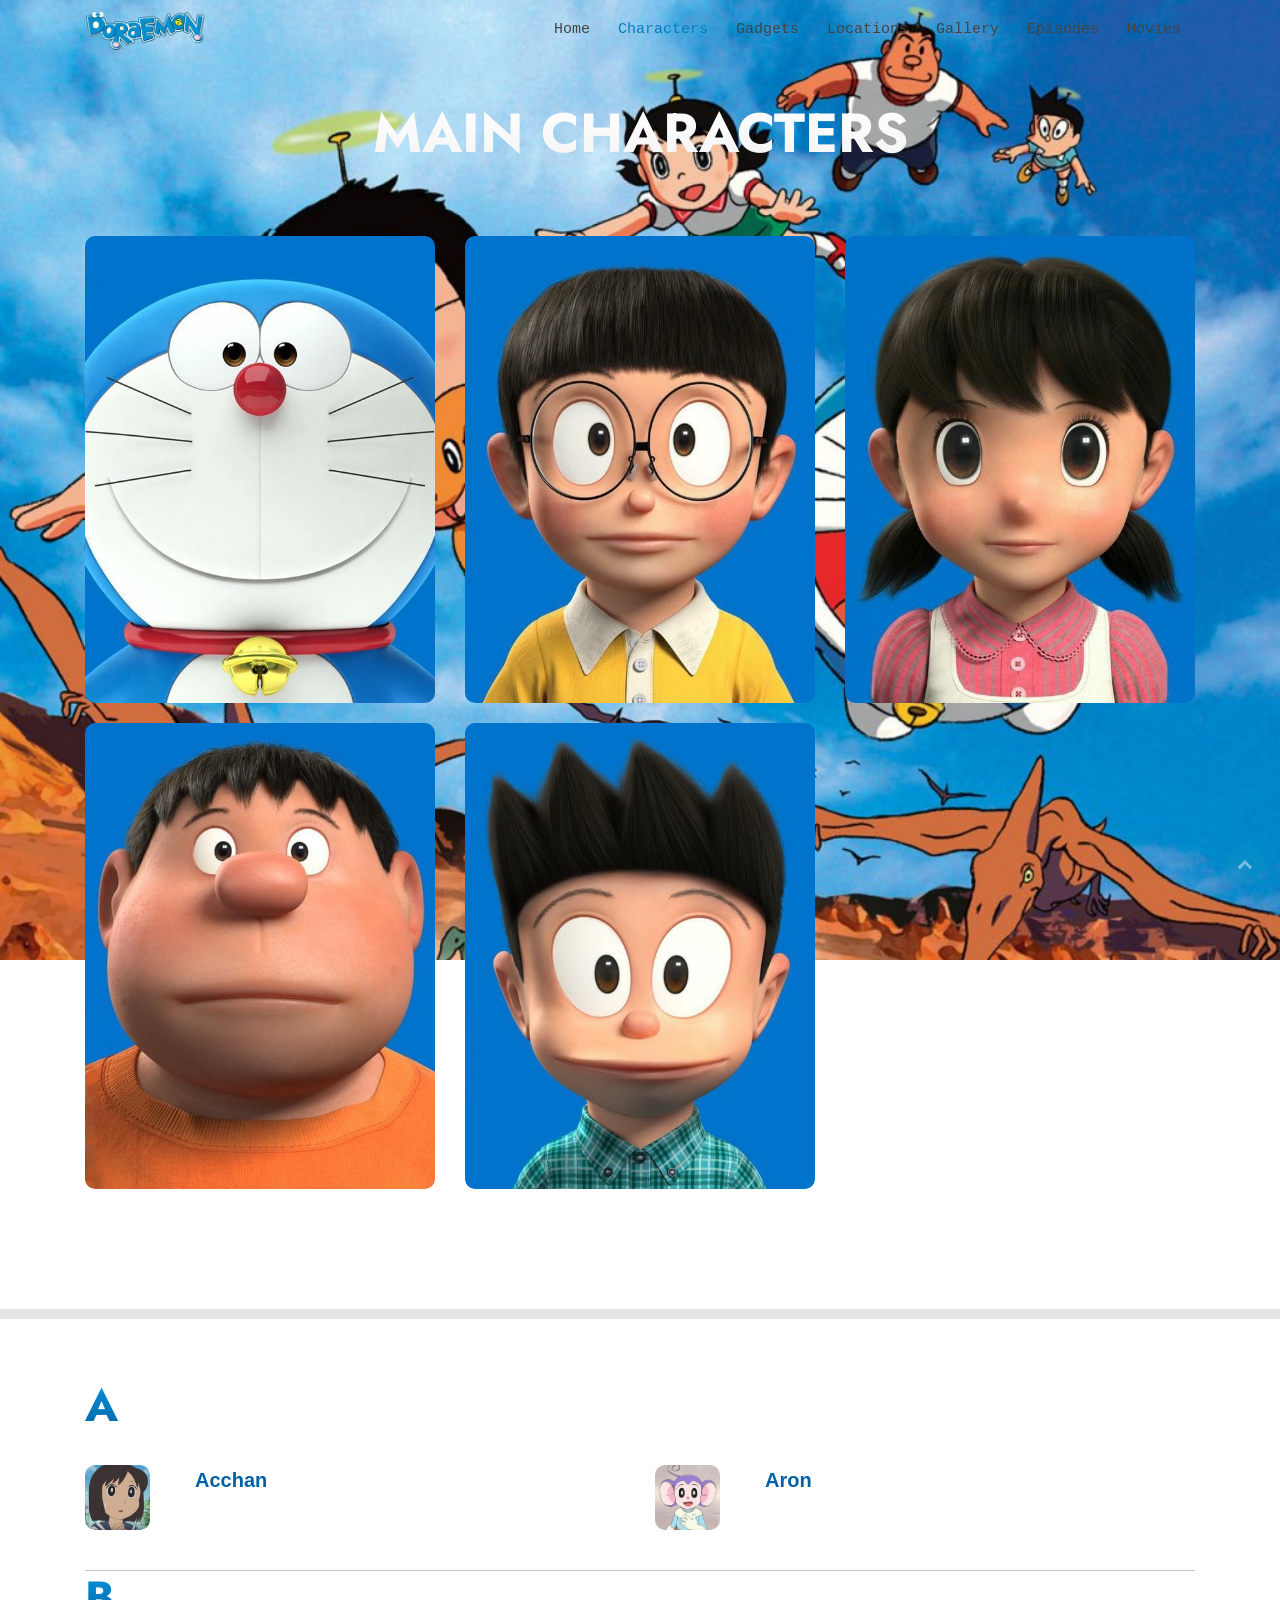
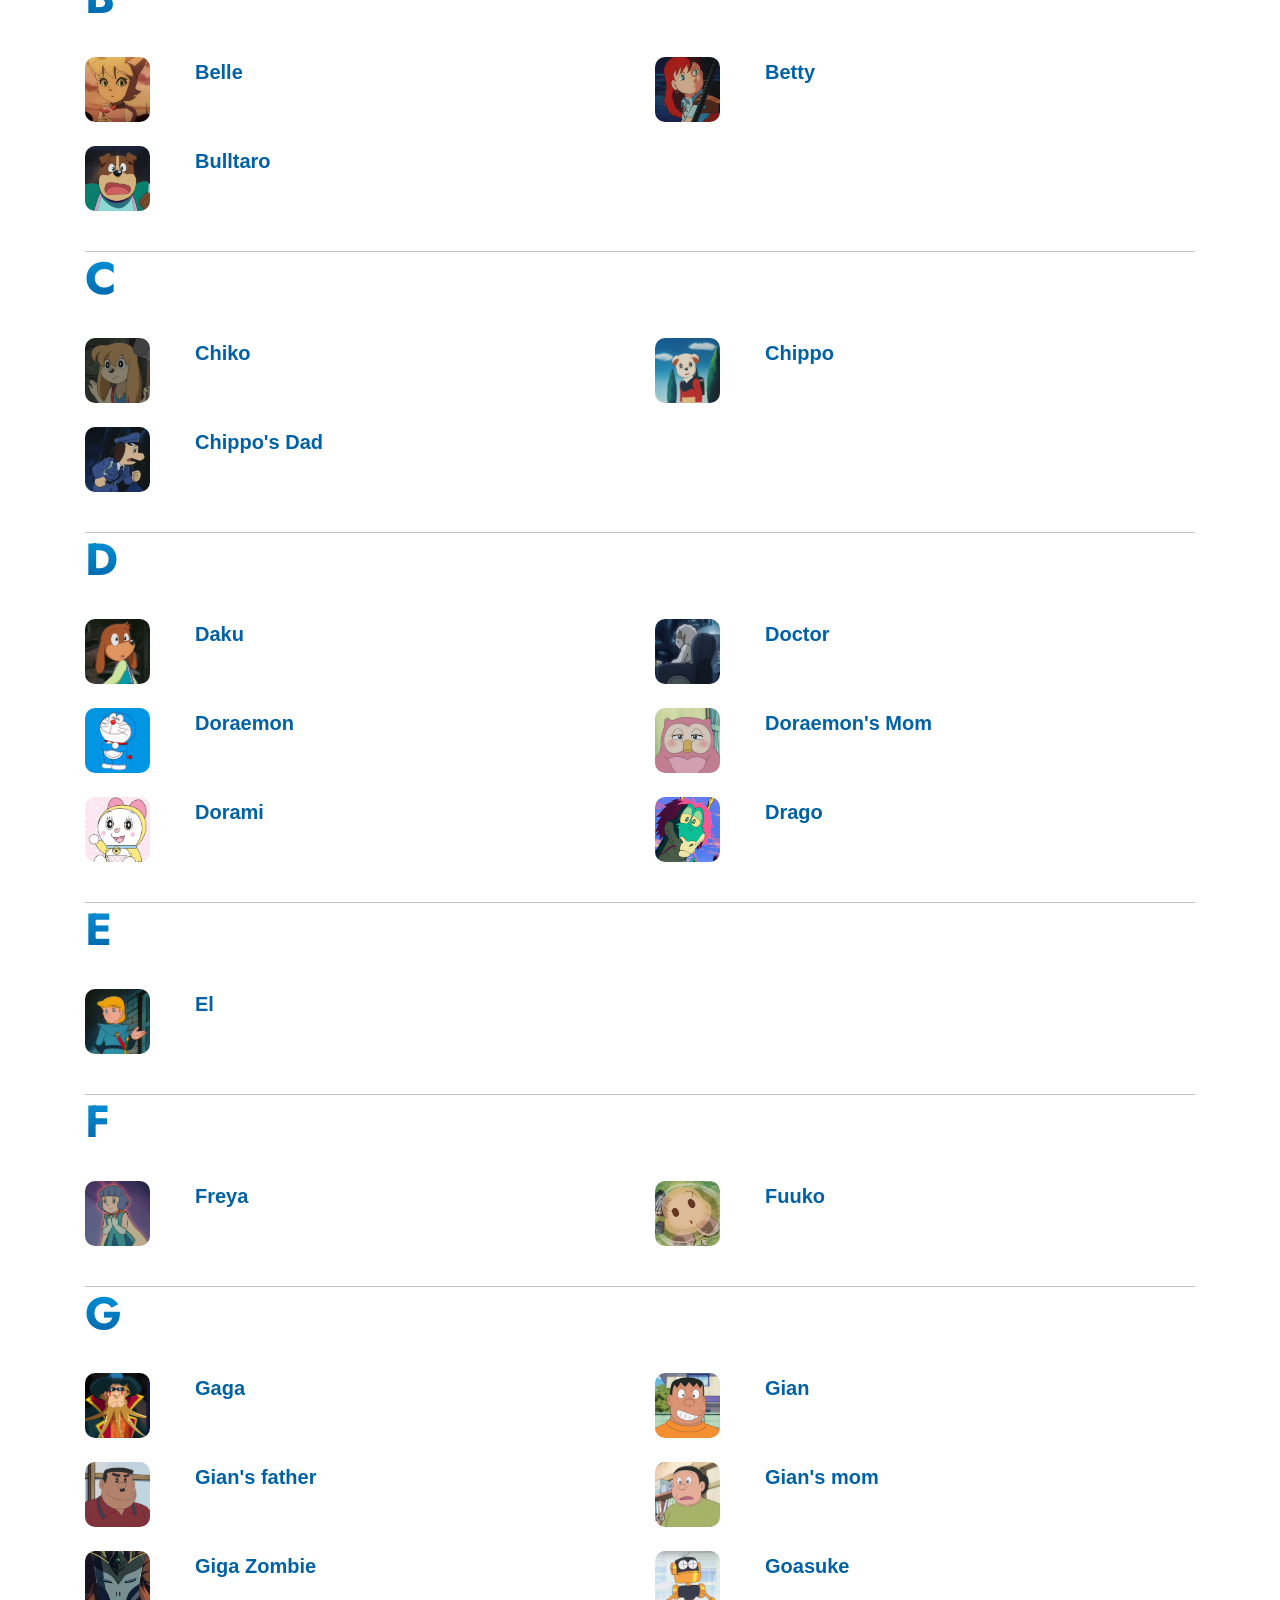
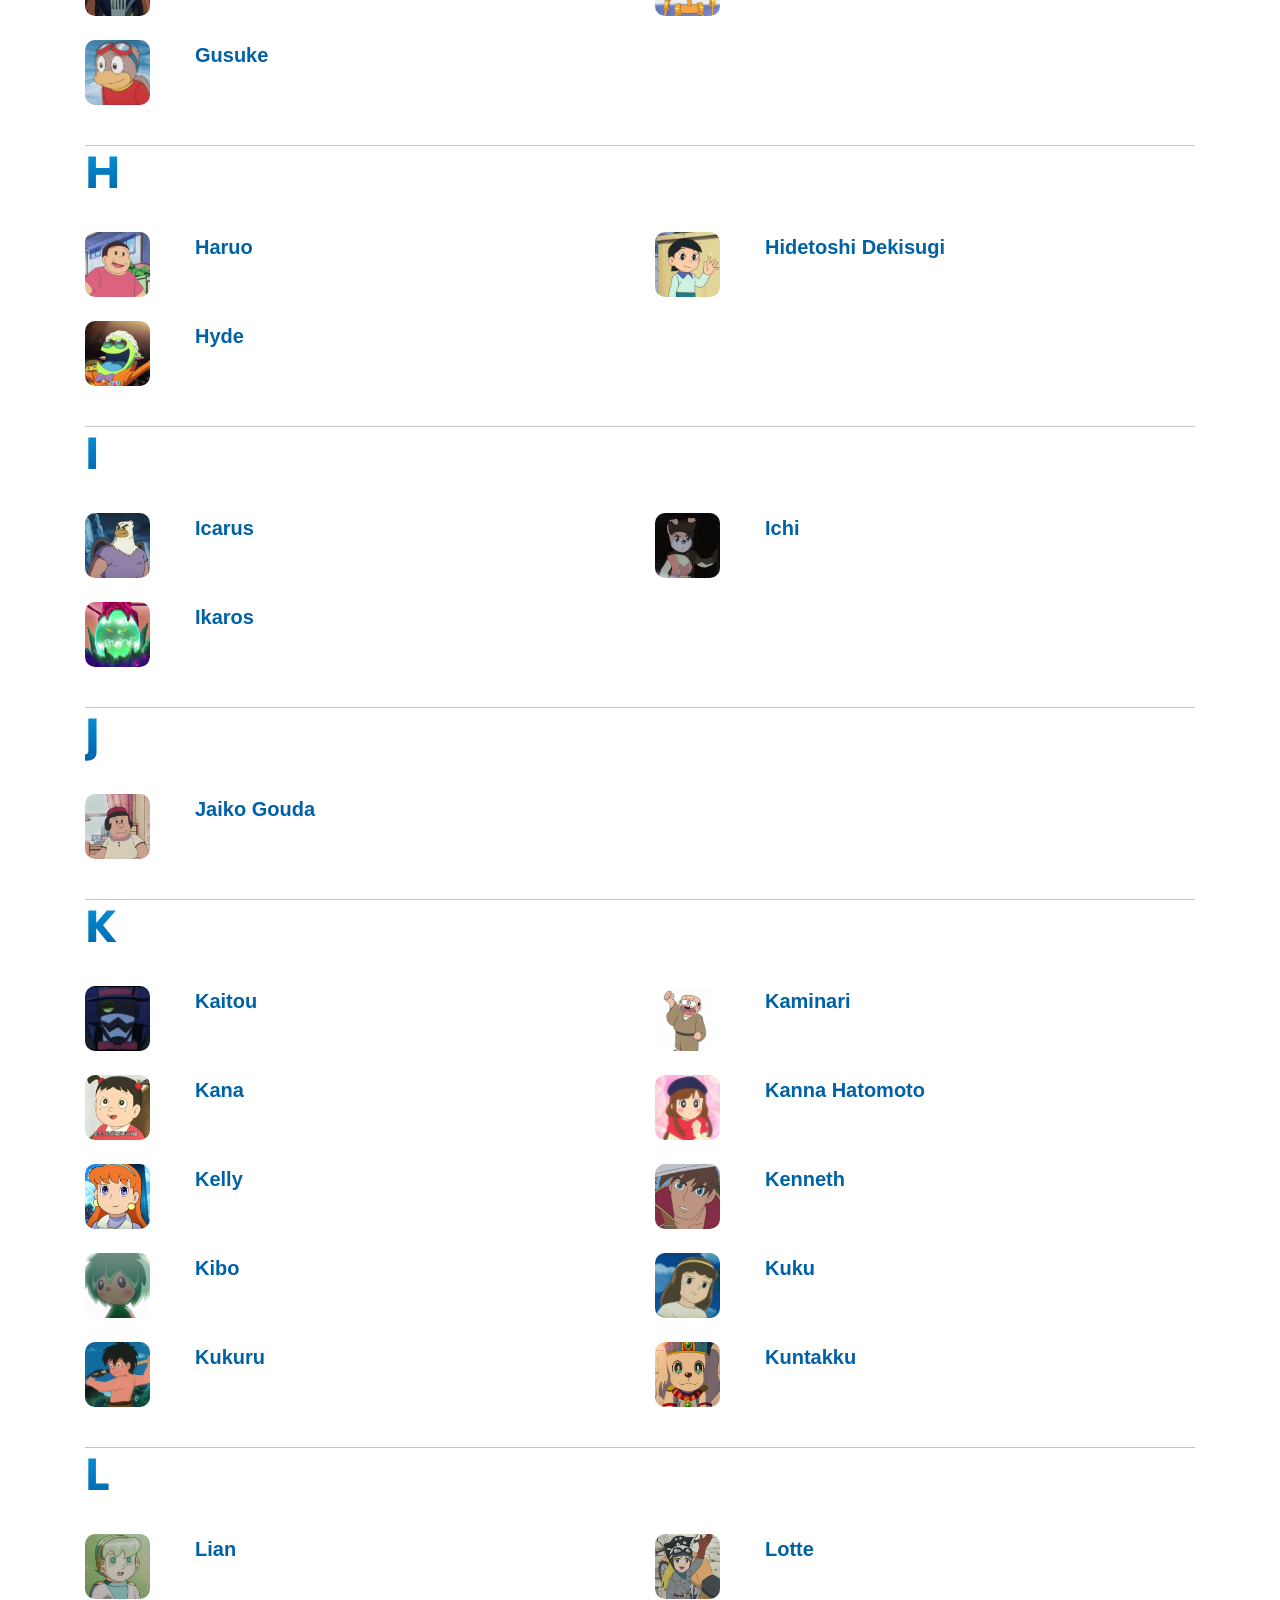
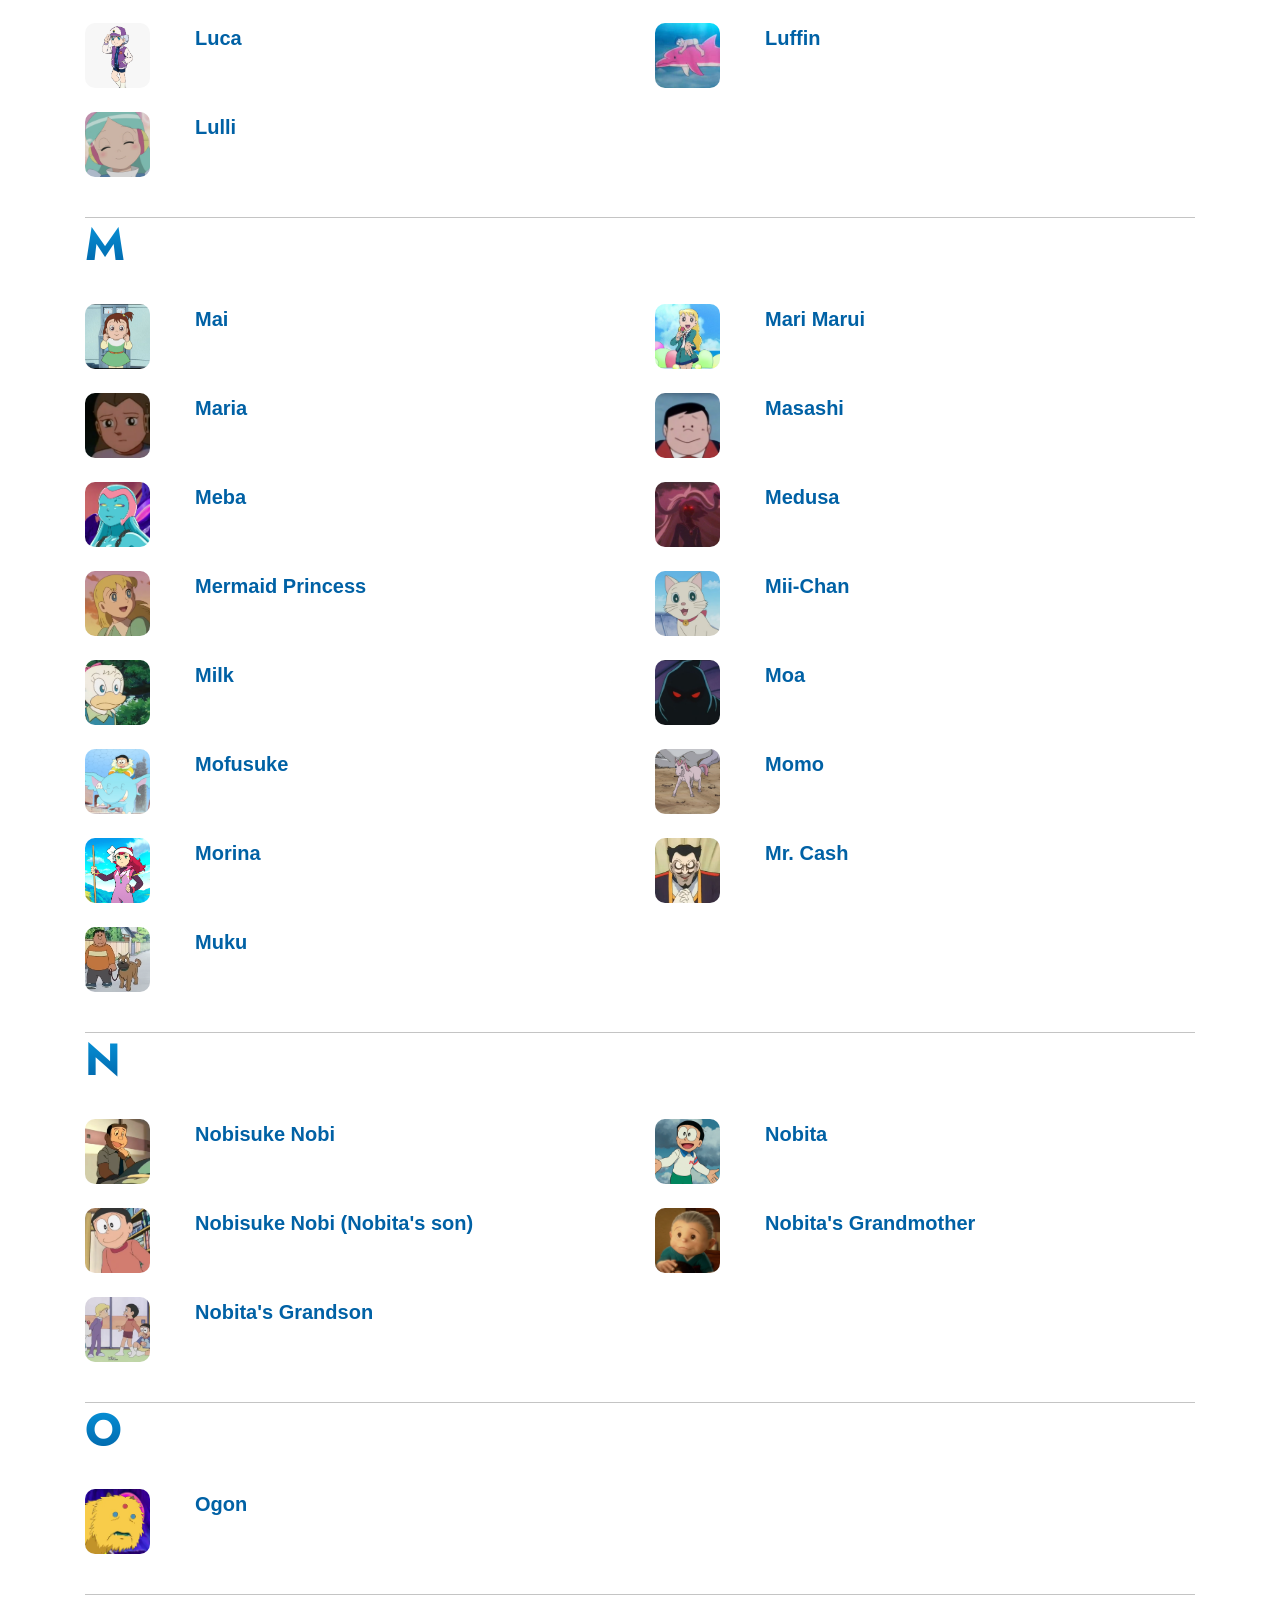
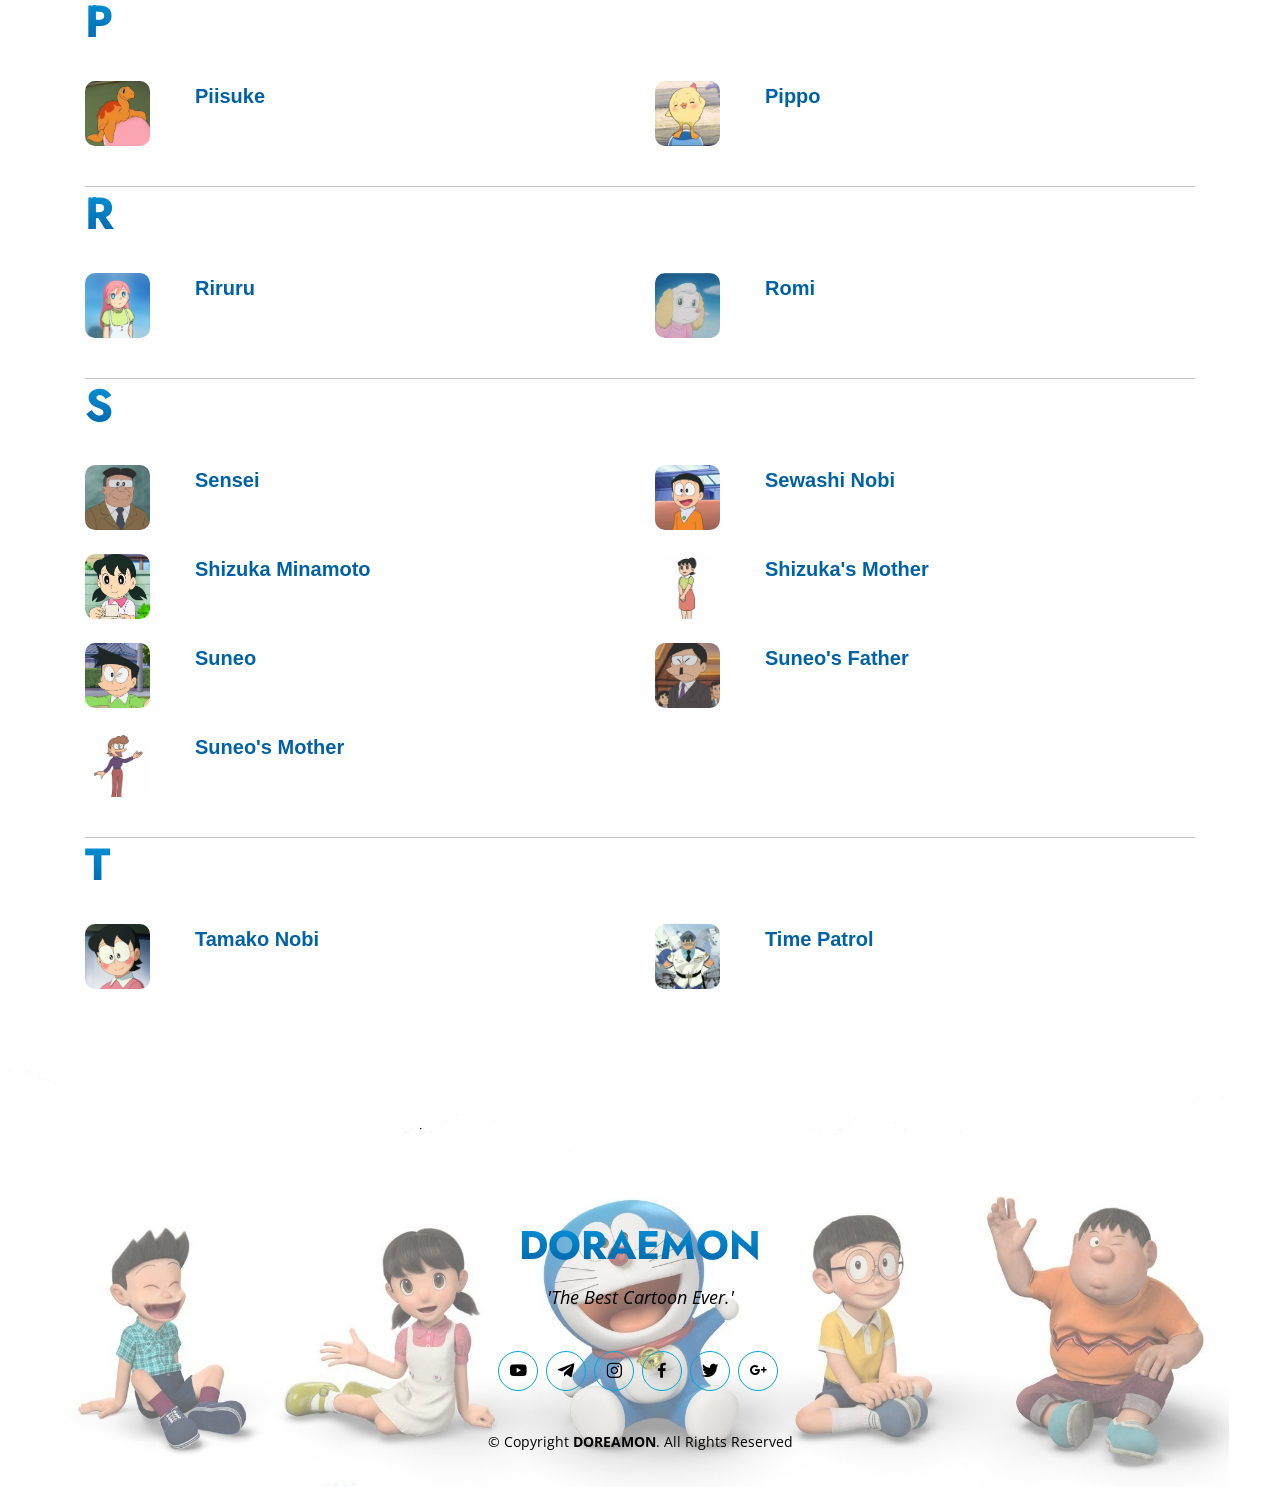
<file: assets/characters.html>
<!DOCTYPE html>
<html lang="en">

<head>
    <meta charset="utf-8">
    <meta content="width=device-width, initial-scale=1.0" name="viewport">

    <title>Characters</title>
    <meta content="" name="descriptison">
    <meta content="" name="keywords">

    <!-- Favicons -->
    <link href="img/favicon.png" rel="icon">
    <link href="img/favicon.png" rel="apple-touch-icon">

    <!-- Google Fonts -->
    <link
        href="https://fonts.googleapis.com/css?family=Open+Sans:300,300i,400,400i,600,600i,700,700i|Jost:300,300i,400,400i,500,500i,600,600i,700,700i|Poppins:300,300i,400,400i,500,500i,600,600i,700,700i"
        rel="stylesheet">

    <!-- Vendor CSS Files -->
    <link href="vendor/bootstrap/css/bootstrap.min.css" rel="stylesheet">
    <link href="vendor/icofont/icofont.min.css" rel="stylesheet">
    <link href="vendor/boxicons/css/boxicons.min.css" rel="stylesheet">
    <link href="vendor/remixicon/remixicon.css" rel="stylesheet">
    <link href="vendor/venobox/venobox.css" rel="stylesheet">
    <link href="vendor/owl.carousel/assets/owl.carousel.min.css" rel="stylesheet">
    <link href="vendor/aos/aos.css" rel="stylesheet">

    <!-- Template Main CSS File -->
    <link href="css/characters.css" rel="stylesheet">
    <link href="css/nav-foot.css" rel="stylesheet">
</head>

<body>
    <!-- ======= Header ======= -->
    <header id="header" class="fixed-top d-flex align-items-center header-transparent">
        <div class="container d-flex align-items-center">

            <div class="logo mr-auto">
                <img src="img/logo.png" alt="">
            </div>

            <nav class="nav-menu d-none d-lg-block">
                <ul>
                    <li><a href="../index.html">Home</a></li>
                    <li class="activepage"><a href="#">Characters</a></li>
                    <li><a href="gadgets.html">Gadgets</a></li>
                    <li><a href="location.html">Locations</a></li>
                    <li><a href="gadgets.html">Gallery</a></li>
                    <li><a href="episodes.html">Episodes</a></li>
                    <li><a href="movies.html">Movies</a></li>
                </ul>
            </nav><!-- .nav-menu -->

        </div>
    </header><!-- End Header -->

    <!-- ======= Team Section ======= -->
    <section id="team">
        <div class="container" data-aos="fade-up">
            <div class="section-title-other">
                <h2>main characters</h2>
            </div>

            <div class="row">

                <div class="col-lg-4 col-md-6" data-aos="zoom-out" data-aos-delay="400">
                    <div class="member">
                        <img src="img/Gallery/movies/stand_by_me_2/doraemon1.jpg" class="img-fluid" alt="">
                        <div class="member-info">
                            <div class="member-info-content">
                                <a href="characters/doraemon.html">
                                    <h4>Doraemon</h4>
                                </a>
                            </div>
                        </div>
                    </div>
                </div>

                <div class="col-lg-4 col-md-6" data-aos="zoom-out" data-aos-delay="400">
                    <div class="member">
                        <img src="img/Gallery/movies/stand_by_me_2/nobita1.jpg" class="img-fluid" alt="">
                        <div class="member-info">
                            <div class="member-info-content">
                                <a href="characters/nobita.html">
                                    <h4>Nobita Nobi</h4>
                                </a>
                            </div>
                        </div>
                    </div>
                </div>

                <div class="col-lg-4 col-md-6" data-aos="zoom-out" data-aos-delay="400">
                    <div class="member">
                        <img src="img/Gallery/movies/stand_by_me_2/shizuka1.jpg" class="img-fluid" alt="">
                        <div class="member-info">
                            <div class="member-info-content">
                                <a href="characters/shizuka.html">
                                    <h4>Shizuka Minamoto</h4>
                                </a>
                            </div>
                        </div>
                    </div>
                </div>

                <div class="col-lg-4 col-md-6" data-aos="zoom-out" data-aos-delay="400">
                    <div class="member">
                        <img src="img/Gallery/movies/stand_by_me_2/gyan1.jpg" class="img-fluid" alt="">
                        <div class="member-info">
                            <div class="member-info-content">
                                <a href="characters/gian.html">
                                    <h4>Takeshi Gouda</h4>
                                </a>
                            </div>
                        </div>
                    </div>
                </div>

                <div class="col-lg-4 col-md-6" data-aos="zoom-out" data-aos-delay="400">
                    <div class="member">
                        <img src="img/Gallery/movies/stand_by_me_2/sunio1.jpg" class="img-fluid" alt="">
                        <div class="member-info">
                            <div class="member-info-content">
                                <a href="characters/suneo.html">
                                    <h4>Suneo Honekawa</h4>
                                </a>
                            </div>
                        </div>
                    </div>
                </div>

            </div>

        </div>
    </section><!-- End Team Section -->

    <main id="main">

        <!-- ======= otherch Section ======= -->
        <section id="otherch" class="otherch">
            <div class="container" data-aos="fade-up">

                <div class="title">
                    <h2>A</h2>
                </div>

                <div class="row">
                    <div class="col-lg-6 mt-4">
                        <div class="member d-flex align-items-start row" data-aos="zoom-in" data-aos-delay="100">
                            <div class="pic col-lg-2"><img src="img/Gallery/characters/Acchan.png" class="img-fluid"
                                    alt="">
                            </div>
                            <div class="member-info col-lg-10">
                                <a href="#">Acchan</a>
                            </div>
                        </div>
                    </div>

                    <div class="col-lg-6 mt-4">
                        <div class="member d-flex align-items-start row" data-aos="zoom-in" data-aos-delay="100">
                            <div class="pic col-lg-2"><img src="img/Gallery/characters/Aron.png" class="img-fluid"
                                    alt="">
                            </div>
                            <div class="member-info col-lg-10">
                                <a href="#">Aron</a>
                            </div>
                        </div>
                    </div>
                </div>

                <div class="line"></div>

                <div class="title">
                    <h2>B</h2>
                </div>

                <div class="row">
                    <div class="col-lg-6 mt-4">
                        <div class="member d-flex align-items-start row" data-aos="zoom-in" data-aos-delay="100">
                            <div class="pic col-lg-2"><img src="img/Gallery/characters/Belle.png" class="img-fluid"
                                    alt="">
                            </div>
                            <div class="member-info col-lg-10">
                                <a href="#">Belle</a>
                            </div>
                        </div>
                    </div>

                    <div class="col-lg-6 mt-4">
                        <div class="member d-flex align-items-start row" data-aos="zoom-in" data-aos-delay="100">
                            <div class="pic col-lg-2"><img src="img/Gallery/characters/Betty.png" class="img-fluid"
                                    alt="">
                            </div>
                            <div class="member-info col-lg-10">
                                <a href="#">Betty</a>
                            </div>
                        </div>
                    </div>

                    <div class="col-lg-6 mt-4">
                        <div class="member d-flex align-items-start row" data-aos="zoom-in" data-aos-delay="100">
                            <div class="pic col-lg-2"><img src="img/Gallery/characters/BullTaro.png" class="img-fluid"
                                    alt="">
                            </div>
                            <div class="member-info col-lg-10">
                                <a href="#">Bulltaro</a>
                            </div>
                        </div>
                    </div>
                </div>

                <div class="line"></div>

                <div class="title">
                    <h2>C</h2>
                </div>

                <div class="row">
                    <div class="col-lg-6 mt-4">
                        <div class="member d-flex align-items-start row" data-aos="zoom-in" data-aos-delay="100">
                            <div class="pic col-lg-2"><img src="img/Gallery/characters/Chiko.jpg" class="img-fluid"
                                    alt="">
                            </div>
                            <div class="member-info col-lg-10">
                                <a href="#">Chiko</a>
                            </div>
                        </div>
                    </div>

                    <div class="col-lg-6 mt-4">
                        <div class="member d-flex align-items-start row" data-aos="zoom-in" data-aos-delay="100">
                            <div class="pic col-lg-2"><img src="img/Gallery/characters/Chippo.jpg" class="img-fluid"
                                    alt="">
                            </div>
                            <div class="member-info col-lg-10">
                                <a href="#">Chippo</a>
                            </div>
                        </div>
                    </div>

                    <div class="col-lg-6 mt-4">
                        <div class="member d-flex align-items-start row" data-aos="zoom-in" data-aos-delay="100">
                            <div class="pic col-lg-2"><img src="img/Gallery/characters/Chippo's_Dad.png"
                                    class="img-fluid" alt="">
                            </div>
                            <div class="member-info col-lg-10">
                                <a href="#">Chippo's Dad</a>
                            </div>
                        </div>
                    </div>
                </div>

                <div class="line"></div>

                <div class="title">
                    <h2>D</h2>
                </div>

                <div class="row">
                    <div class="col-lg-6 mt-4">
                        <div class="member d-flex align-items-start row" data-aos="zoom-in" data-aos-delay="100">
                            <div class="pic col-lg-2"><img src="img/Gallery/characters/Daku.png" class="img-fluid"
                                    alt="">
                            </div>
                            <div class="member-info col-lg-10">
                                <a href="#">Daku</a>
                            </div>
                        </div>
                    </div>

                    <div class="col-lg-6 mt-4">
                        <div class="member d-flex align-items-start row" data-aos="zoom-in" data-aos-delay="100">
                            <div class="pic col-lg-2"><img src="img/Gallery/characters/Doctor.png" class="img-fluid"
                                    alt="">
                            </div>
                            <div class="member-info col-lg-10">
                                <a href="#">Doctor</a>
                            </div>
                        </div>
                    </div>

                    <div class="col-lg-6 mt-4">
                        <div class="member d-flex align-items-start row" data-aos="zoom-in" data-aos-delay="100">
                            <div class="pic col-lg-2"><img src="img/Gallery/characters/Doraemon.jpg" class="img-fluid"
                                    alt="">
                            </div>
                            <div class="member-info col-lg-10">
                                <a href="characters/doraemon.html">Doraemon</a>
                            </div>
                        </div>
                    </div>

                    <div class="col-lg-6 mt-4">
                        <div class="member d-flex align-items-start row" data-aos="zoom-in" data-aos-delay="100">
                            <div class="pic col-lg-2"><img src="img/Gallery/characters/Doraemon's_Mom.png"
                                    class="img-fluid" alt="">
                            </div>
                            <div class="member-info col-lg-10">
                                <a href="#">Doraemon's Mom</a>
                            </div>
                        </div>
                    </div>

                    <div class="col-lg-6 mt-4">
                        <div class="member d-flex align-items-start row" data-aos="zoom-in" data-aos-delay="100">
                            <div class="pic col-lg-2"><img src="img/Gallery/characters/Dorami.jpg" class="img-fluid"
                                    alt="">
                            </div>
                            <div class="member-info col-lg-10">
                                <a href="#">Dorami</a>
                            </div>
                        </div>
                    </div>

                    <div class="col-lg-6 mt-4">
                        <div class="member d-flex align-items-start row" data-aos="zoom-in" data-aos-delay="100">
                            <div class="pic col-lg-2"><img src="img/Gallery/characters/Drago.png" class="img-fluid"
                                    alt="">
                            </div>
                            <div class="member-info col-lg-10">
                                <a href="#">Drago</a>
                            </div>
                        </div>
                    </div>
                </div>

                <div class="line"></div>

                <div class="title">
                    <h2>E</h2>
                </div>

                <div class="row">
                    <div class="col-lg-6 mt-4">
                        <div class="member d-flex align-items-start row" data-aos="zoom-in" data-aos-delay="100">
                            <div class="pic col-lg-2"><img src="img/Gallery/characters/El.png" class="img-fluid" alt="">
                            </div>
                            <div class="member-info col-lg-10">
                                <a href="#">El</a>
                            </div>
                        </div>
                    </div>
                </div>

                <div class="line"></div>

                <div class="title">
                    <h2>F</h2>
                </div>

                <div class="row">
                    <div class="col-lg-6 mt-4">
                        <div class="member d-flex align-items-start row" data-aos="zoom-in" data-aos-delay="100">
                            <div class="pic col-lg-2"><img src="img/Gallery/characters/Freya.png" class="img-fluid"
                                    alt="">
                            </div>
                            <div class="member-info col-lg-10">
                                <a href="#">Freya</a>
                            </div>
                        </div>
                    </div>

                    <div class="col-lg-6 mt-4">
                        <div class="member d-flex align-items-start row" data-aos="zoom-in" data-aos-delay="100">
                            <div class="pic col-lg-2"><img src="img/Gallery/characters/Fuuko.png" class="img-fluid"
                                    alt="">
                            </div>
                            <div class="member-info col-lg-10">
                                <a href="#">Fuuko</a>
                            </div>
                        </div>
                    </div>
                </div>

                <div class="line"></div>

                <div class="title">
                    <h2>G</h2>
                </div>

                <div class="row">
                    <div class="col-lg-6 mt-4">
                        <div class="member d-flex align-items-start row" data-aos="zoom-in" data-aos-delay="100">
                            <div class="pic col-lg-2"><img src="img/Gallery/characters/Gaga.png" class="img-fluid"
                                    alt="">
                            </div>
                            <div class="member-info col-lg-10">
                                <a href="#">Gaga</a>
                            </div>
                        </div>
                    </div>

                    <div class="col-lg-6 mt-4">
                        <div class="member d-flex align-items-start row" data-aos="zoom-in" data-aos-delay="100">
                            <div class="pic col-lg-2"><img src="img/Gallery/characters/Gian.png" class="img-fluid"
                                    alt="">
                            </div>
                            <div class="member-info col-lg-10">
                                <a href="characters/gian.html">Gian</a>
                            </div>
                        </div>
                    </div>

                    <div class="col-lg-6 mt-4">
                        <div class="member d-flex align-items-start row" data-aos="zoom-in" data-aos-delay="100">
                            <div class="pic col-lg-2"><img src="img/Gallery/characters/Gian's_father.PNG.png"
                                    class="img-fluid" alt="">
                            </div>
                            <div class="member-info col-lg-10">
                                <a href="#">Gian's father</a>
                            </div>
                        </div>
                    </div>

                    <div class="col-lg-6 mt-4">
                        <div class="member d-flex align-items-start row" data-aos="zoom-in" data-aos-delay="100">
                            <div class="pic col-lg-2"><img src="img/Gallery/characters/Gian_mom.jpg" class="img-fluid"
                                    alt="">
                            </div>
                            <div class="member-info col-lg-10">
                                <a href="#">Gian's mom</a>
                            </div>
                        </div>
                    </div>

                    <div class="col-lg-6 mt-4">
                        <div class="member d-flex align-items-start row" data-aos="zoom-in" data-aos-delay="100">
                            <div class="pic col-lg-2"><img src="img/Gallery/characters/Giga_Zombie.jpg"
                                    class="img-fluid" alt="">
                            </div>
                            <div class="member-info col-lg-10">
                                <a href="#">Giga Zombie</a>
                            </div>
                        </div>
                    </div>

                    <div class="col-lg-6 mt-4">
                        <div class="member d-flex align-items-start row" data-aos="zoom-in" data-aos-delay="100">
                            <div class="pic col-lg-2"><img src="img/Gallery/characters/Goasuke.png" class="img-fluid"
                                    alt="">
                            </div>
                            <div class="member-info col-lg-10">
                                <a href="#">Goasuke</a>
                            </div>
                        </div>
                    </div>

                    <div class="col-lg-6 mt-4">
                        <div class="member d-flex align-items-start row" data-aos="zoom-in" data-aos-delay="100">
                            <div class="pic col-lg-2"><img src="img/Gallery/characters/Gusuke.png" class="img-fluid"
                                    alt="">
                            </div>
                            <div class="member-info col-lg-10">
                                <a href="#">Gusuke</a>
                            </div>
                        </div>
                    </div>
                </div>

                <div class="line"></div>

                <div class="title">
                    <h2>H</h2>
                </div>

                <div class="row">
                    <div class="col-lg-6 mt-4">
                        <div class="member d-flex align-items-start row" data-aos="zoom-in" data-aos-delay="100">
                            <div class="pic col-lg-2"><img src="img/Gallery/characters/Haruo.jpg" class="img-fluid"
                                    alt="">
                            </div>
                            <div class="member-info col-lg-10">
                                <a href="#">Haruo</a>
                            </div>
                        </div>
                    </div>

                    <div class="col-lg-6 mt-4">
                        <div class="member d-flex align-items-start row" data-aos="zoom-in" data-aos-delay="100">
                            <div class="pic col-lg-2"><img src="img/Gallery/characters/Hidetoshi_Dekisugi.png" class="img-fluid"
                                    alt="">
                            </div>
                            <div class="member-info col-lg-10">
                                <a href="#">Hidetoshi Dekisugi</a>
                            </div>
                        </div>
                    </div>

                    <div class="col-lg-6 mt-4">
                        <div class="member d-flex align-items-start row" data-aos="zoom-in" data-aos-delay="100">
                            <div class="pic col-lg-2"><img src="img/Gallery/characters/Hyde.png" class="img-fluid"
                                    alt="">
                            </div>
                            <div class="member-info col-lg-10">
                                <a href="#">Hyde</a>
                            </div>
                        </div>
                    </div>
                </div>

                <div class="line"></div>

                <div class="title">
                    <h2>I</h2>
                </div>

                <div class="row">
                    <div class="col-lg-6 mt-4">
                        <div class="member d-flex align-items-start row" data-aos="zoom-in" data-aos-delay="100">
                            <div class="pic col-lg-2"><img src="img/Gallery/characters/Icarus.png" class="img-fluid"
                                    alt="">
                            </div>
                            <div class="member-info col-lg-10">
                                <a href="#">Icarus</a>
                            </div>
                        </div>
                    </div>

                    <div class="col-lg-6 mt-4">
                        <div class="member d-flex align-items-start row" data-aos="zoom-in" data-aos-delay="100">
                            <div class="pic col-lg-2"><img src="img/Gallery/characters/Ichi.png" class="img-fluid"
                                    alt="">
                            </div>
                            <div class="member-info col-lg-10">
                                <a href="#">Ichi</a>
                            </div>
                        </div>
                    </div>

                    <div class="col-lg-6 mt-4">
                        <div class="member d-flex align-items-start row" data-aos="zoom-in" data-aos-delay="100">
                            <div class="pic col-lg-2"><img src="img/Gallery/characters/Ikaros_Jar.png" class="img-fluid"
                                    alt="">
                            </div>
                            <div class="member-info col-lg-10">
                                <a href="#">Ikaros</a>
                            </div>
                        </div>
                    </div>
                </div>

                <div class="line"></div>

                <div class="title">
                    <h2>J</h2>
                </div>

                <div class="row">
                    <div class="col-lg-6 mt-4">
                        <div class="member d-flex align-items-start row" data-aos="zoom-in" data-aos-delay="100">
                            <div class="pic col-lg-2"><img src="img/Gallery/characters/Jaiko_Gouda.png" class="img-fluid"
                                    alt="">
                            </div>
                            <div class="member-info col-lg-10">
                                <a href="#">Jaiko Gouda</a>
                            </div>
                        </div>
                    </div>
                </div>

                <div class="line"></div>

                <div class="title">
                    <h2>K</h2>
                </div>

                <div class="row">
                    <div class="col-lg-6 mt-4">
                        <div class="member d-flex align-items-start row" data-aos="zoom-in" data-aos-delay="100">
                            <div class="pic col-lg-2"><img src="img/Gallery/characters/Kaitou.jpg" class="img-fluid"
                                    alt="">
                            </div>
                            <div class="member-info col-lg-10">
                                <a href="#">Kaitou</a>
                            </div>
                        </div>
                    </div>
                    
                    <div class="col-lg-6 mt-4">
                        <div class="member d-flex align-items-start row" data-aos="zoom-in" data-aos-delay="100">
                            <div class="pic col-lg-2"><img src="img/Gallery/characters/Kaminari.jpg" class="img-fluid"
                                    alt="">
                            </div>
                            <div class="member-info col-lg-10">
                                <a href="#">Kaminari</a>
                            </div>
                        </div>
                    </div>
                    
                    <div class="col-lg-6 mt-4">
                        <div class="member d-flex align-items-start row" data-aos="zoom-in" data-aos-delay="100">
                            <div class="pic col-lg-2"><img src="img/Gallery/characters/Kana.jpg" class="img-fluid"
                                    alt="">
                            </div>
                            <div class="member-info col-lg-10">
                                <a href="#">Kana</a>
                            </div>
                        </div>
                    </div>
                    
                    <div class="col-lg-6 mt-4">
                        <div class="member d-flex align-items-start row" data-aos="zoom-in" data-aos-delay="100">
                            <div class="pic col-lg-2"><img src="img/Gallery/characters/Kanna_Hatomoto.png" class="img-fluid"
                                    alt="">
                            </div>
                            <div class="member-info col-lg-10">
                                <a href="#">Kanna Hatomoto</a>
                            </div>
                        </div>
                    </div>
                    
                    <div class="col-lg-6 mt-4">
                        <div class="member d-flex align-items-start row" data-aos="zoom-in" data-aos-delay="100">
                            <div class="pic col-lg-2"><img src="img/Gallery/characters/Kelly.jpg" class="img-fluid"
                                    alt="">
                            </div>
                            <div class="member-info col-lg-10">
                                <a href="#">Kelly</a>
                            </div>
                        </div>
                    </div>
                    
                    <div class="col-lg-6 mt-4">
                        <div class="member d-flex align-items-start row" data-aos="zoom-in" data-aos-delay="100">
                            <div class="pic col-lg-2"><img src="img/Gallery/characters/Kenneth.png" class="img-fluid"
                                    alt="">
                            </div>
                            <div class="member-info col-lg-10">
                                <a href="#">Kenneth</a>
                            </div>
                        </div>
                    </div>
                    
                    <div class="col-lg-6 mt-4">
                        <div class="member d-flex align-items-start row" data-aos="zoom-in" data-aos-delay="100">
                            <div class="pic col-lg-2"><img src="img/Gallery/characters/Kibo.png" class="img-fluid"
                                    alt="">
                            </div>
                            <div class="member-info col-lg-10">
                                <a href="#">Kibo</a>
                            </div>
                        </div>
                    </div>
                    
                    <div class="col-lg-6 mt-4">
                        <div class="member d-flex align-items-start row" data-aos="zoom-in" data-aos-delay="100">
                            <div class="pic col-lg-2"><img src="img/Gallery/characters/Kuku.png" class="img-fluid"
                                    alt="">
                            </div>
                            <div class="member-info col-lg-10">
                                <a href="#">Kuku</a>
                            </div>
                        </div>
                    </div>
                    
                    <div class="col-lg-6 mt-4">
                        <div class="member d-flex align-items-start row" data-aos="zoom-in" data-aos-delay="100">
                            <div class="pic col-lg-2"><img src="img/Gallery/characters/Kukuru.jpg" class="img-fluid"
                                    alt="">
                            </div>
                            <div class="member-info col-lg-10">
                                <a href="#">Kukuru</a>
                            </div>
                        </div>
                    </div>
                    
                    <div class="col-lg-6 mt-4">
                        <div class="member d-flex align-items-start row" data-aos="zoom-in" data-aos-delay="100">
                            <div class="pic col-lg-2"><img src="img/Gallery/characters/Kuntakku.png" class="img-fluid"
                                    alt="">
                            </div>
                            <div class="member-info col-lg-10">
                                <a href="#">Kuntakku</a>
                            </div>
                        </div>
                    </div>
                </div>

                <div class="line"></div>

                <div class="title">
                    <h2>L</h2>
                </div>

                <div class="row">
                    <div class="col-lg-6 mt-4">
                        <div class="member d-flex align-items-start row" data-aos="zoom-in" data-aos-delay="100">
                            <div class="pic col-lg-2"><img src="img/Gallery/characters/Lian.png" class="img-fluid"
                                    alt="">
                            </div>
                            <div class="member-info col-lg-10">
                                <a href="#">Lian</a>
                            </div>
                        </div>
                    </div>

                    <div class="col-lg-6 mt-4">
                        <div class="member d-flex align-items-start row" data-aos="zoom-in" data-aos-delay="100">
                            <div class="pic col-lg-2"><img src="img/Gallery/characters/Lotte.jpg" class="img-fluid"
                                    alt="">
                            </div>
                            <div class="member-info col-lg-10">
                                <a href="#">Lotte</a>
                            </div>
                        </div>
                    </div>

                    <div class="col-lg-6 mt-4">
                        <div class="member d-flex align-items-start row" data-aos="zoom-in" data-aos-delay="100">
                            <div class="pic col-lg-2"><img src="img/Gallery/characters/Luca.png" class="img-fluid"
                                    alt="">
                            </div>
                            <div class="member-info col-lg-10">
                                <a href="#">Luca</a>
                            </div>
                        </div>
                    </div>

                    <div class="col-lg-6 mt-4">
                        <div class="member d-flex align-items-start row" data-aos="zoom-in" data-aos-delay="100">
                            <div class="pic col-lg-2"><img src="img/Gallery/characters/Luffin.png" class="img-fluid"
                                    alt="">
                            </div>
                            <div class="member-info col-lg-10">
                                <a href="#">Luffin</a>
                            </div>
                        </div>
                    </div>

                    <div class="col-lg-6 mt-4">
                        <div class="member d-flex align-items-start row" data-aos="zoom-in" data-aos-delay="100">
                            <div class="pic col-lg-2"><img src="img/Gallery/characters/Lulli.jpg" class="img-fluid"
                                    alt="">
                            </div>
                            <div class="member-info col-lg-10">
                                <a href="#">Lulli</a>
                            </div>
                        </div>
                    </div>
                </div>

                <div class="line"></div>

                <div class="title">
                    <h2>M</h2>
                </div>

                <div class="row">
                    <div class="col-lg-6 mt-4">
                        <div class="member d-flex align-items-start row" data-aos="zoom-in" data-aos-delay="100">
                            <div class="pic col-lg-2"><img src="img/Gallery/characters/Mai.jpg" class="img-fluid"
                                    alt="">
                            </div>
                            <div class="member-info col-lg-10">
                                <a href="#">Mai</a>
                            </div>
                        </div>
                    </div>
                    
                    <div class="col-lg-6 mt-4">
                        <div class="member d-flex align-items-start row" data-aos="zoom-in" data-aos-delay="100">
                            <div class="pic col-lg-2"><img src="img/Gallery/characters/Mari_Marui.jpg" class="img-fluid"
                                    alt="">
                            </div>
                            <div class="member-info col-lg-10">
                                <a href="#">Mari Marui</a>
                            </div>
                        </div>
                    </div>
                    
                    <div class="col-lg-6 mt-4">
                        <div class="member d-flex align-items-start row" data-aos="zoom-in" data-aos-delay="100">
                            <div class="pic col-lg-2"><img src="img/Gallery/characters/Maria.png" class="img-fluid"
                                    alt="">
                            </div>
                            <div class="member-info col-lg-10">
                                <a href="#">Maria</a>
                            </div>
                        </div>
                    </div>
                    
                    <div class="col-lg-6 mt-4">
                        <div class="member d-flex align-items-start row" data-aos="zoom-in" data-aos-delay="100">
                            <div class="pic col-lg-2"><img src="img/Gallery/characters/Masashi.png" class="img-fluid"
                                    alt="">
                            </div>
                            <div class="member-info col-lg-10">
                                <a href="#">Masashi</a>
                            </div>
                        </div>
                    </div>
                    
                    <div class="col-lg-6 mt-4">
                        <div class="member d-flex align-items-start row" data-aos="zoom-in" data-aos-delay="100">
                            <div class="pic col-lg-2"><img src="img/Gallery/characters/Meba.png" class="img-fluid"
                                    alt="">
                            </div>
                            <div class="member-info col-lg-10">
                                <a href="#">Meba</a>
                            </div>
                        </div>
                    </div>
                    
                    <div class="col-lg-6 mt-4">
                        <div class="member d-flex align-items-start row" data-aos="zoom-in" data-aos-delay="100">
                            <div class="pic col-lg-2"><img src="img/Gallery/characters/Medusa.png" class="img-fluid"
                                    alt="">
                            </div>
                            <div class="member-info col-lg-10">
                                <a href="#">Medusa</a>
                            </div>
                        </div>
                    </div>
                    
                    <div class="col-lg-6 mt-4">
                        <div class="member d-flex align-items-start row" data-aos="zoom-in" data-aos-delay="100">
                            <div class="pic col-lg-2"><img src="img/Gallery/characters/Mermaid_Princess.png" class="img-fluid"
                                    alt="">
                            </div>
                            <div class="member-info col-lg-10">
                                <a href="#">Mermaid Princess</a>
                            </div>
                        </div>
                    </div>
                    
                    <div class="col-lg-6 mt-4">
                        <div class="member d-flex align-items-start row" data-aos="zoom-in" data-aos-delay="100">
                            <div class="pic col-lg-2"><img src="img/Gallery/characters/Mii-Chan.png" class="img-fluid"
                                    alt="">
                            </div>
                            <div class="member-info col-lg-10">
                                <a href="#">Mii-Chan</a>
                            </div>
                        </div>
                    </div>
                    
                    <div class="col-lg-6 mt-4">
                        <div class="member d-flex align-items-start row" data-aos="zoom-in" data-aos-delay="100">
                            <div class="pic col-lg-2"><img src="img/Gallery/characters/Milk.png" class="img-fluid"
                                    alt="">
                            </div>
                            <div class="member-info col-lg-10">
                                <a href="#">Milk</a>
                            </div>
                        </div>
                    </div>
                    
                    <div class="col-lg-6 mt-4">
                        <div class="member d-flex align-items-start row" data-aos="zoom-in" data-aos-delay="100">
                            <div class="pic col-lg-2"><img src="img/Gallery/characters/Moa.jpg" class="img-fluid"
                                    alt="">
                            </div>
                            <div class="member-info col-lg-10">
                                <a href="#">Moa</a>
                            </div>
                        </div>
                    </div>
                    
                    <div class="col-lg-6 mt-4">
                        <div class="member d-flex align-items-start row" data-aos="zoom-in" data-aos-delay="100">
                            <div class="pic col-lg-2"><img src="img/Gallery/characters/Mofusuke.png" class="img-fluid"
                                    alt="">
                            </div>
                            <div class="member-info col-lg-10">
                                <a href="#">Mofusuke</a>
                            </div>
                        </div>
                    </div>
                    
                    <div class="col-lg-6 mt-4">
                        <div class="member d-flex align-items-start row" data-aos="zoom-in" data-aos-delay="100">
                            <div class="pic col-lg-2"><img src="img/Gallery/characters/Momo.png" class="img-fluid"
                                    alt="">
                            </div>
                            <div class="member-info col-lg-10">
                                <a href="#">Momo</a>
                            </div>
                        </div>
                    </div>
                    
                    <div class="col-lg-6 mt-4">
                        <div class="member d-flex align-items-start row" data-aos="zoom-in" data-aos-delay="100">
                            <div class="pic col-lg-2"><img src="img/Gallery/characters/Morina.png" class="img-fluid"
                                    alt="">
                            </div>
                            <div class="member-info col-lg-10">
                                <a href="#">Morina</a>
                            </div>
                        </div>
                    </div>
                    
                    <div class="col-lg-6 mt-4">
                        <div class="member d-flex align-items-start row" data-aos="zoom-in" data-aos-delay="100">
                            <div class="pic col-lg-2"><img src="img/Gallery/characters/Mr._Cash.jpg" class="img-fluid"
                                    alt="">
                            </div>
                            <div class="member-info col-lg-10">
                                <a href="#">Mr. Cash</a>
                            </div>
                        </div>
                    </div>
                    
                    <div class="col-lg-6 mt-4">
                        <div class="member d-flex align-items-start row" data-aos="zoom-in" data-aos-delay="100">
                            <div class="pic col-lg-2"><img src="img/Gallery/characters/Muku.png" class="img-fluid"
                                    alt="">
                            </div>
                            <div class="member-info col-lg-10">
                                <a href="#">Muku</a>
                            </div>
                        </div>
                    </div>
                </div>

                <div class="line"></div>

                <div class="title">
                    <h2>N</h2>
                </div>

                <div class="row">
                    <div class="col-lg-6 mt-4">
                        <div class="member d-flex align-items-start row" data-aos="zoom-in" data-aos-delay="100">
                            <div class="pic col-lg-2"><img src="img/Gallery/characters/Nobisuke_Nobi.png" class="img-fluid"
                                    alt="">
                            </div>
                            <div class="member-info col-lg-10">
                                <a href="#">Nobisuke Nobi</a>
                            </div>
                        </div>
                    </div>

                    <div class="col-lg-6 mt-4">
                        <div class="member d-flex align-items-start row" data-aos="zoom-in" data-aos-delay="100">
                            <div class="pic col-lg-2"><img src="img/Gallery/characters/Nobita.png" class="img-fluid"
                                    alt="">
                            </div>
                            <div class="member-info col-lg-10">
                                <a href="characters/nobita.html">Nobita</a>
                            </div>
                        </div>
                    </div>
                    
                    <div class="col-lg-6 mt-4">
                        <div class="member d-flex align-items-start row" data-aos="zoom-in" data-aos-delay="100">
                            <div class="pic col-lg-2"><img src="img/Gallery/characters/Nobisuke_Nobi_(Nobita's_son).png" class="img-fluid"
                                    alt="">
                            </div>
                            <div class="member-info col-lg-10">
                                <a href="#">Nobisuke Nobi (Nobita's son)</a>
                            </div>
                        </div>
                    </div>
                    
                    <div class="col-lg-6 mt-4">
                        <div class="member d-flex align-items-start row" data-aos="zoom-in" data-aos-delay="100">
                            <div class="pic col-lg-2"><img src="img/Gallery/characters/Nobita's_grandmother.jpg" class="img-fluid"
                                    alt="">
                            </div>
                            <div class="member-info col-lg-10">
                                <a href="#">Nobita's Grandmother</a>
                            </div>
                        </div>
                    </div>
                    
                    <div class="col-lg-6 mt-4">
                        <div class="member d-flex align-items-start row" data-aos="zoom-in" data-aos-delay="100">
                            <div class="pic col-lg-2"><img src="img/Gallery/characters/Nobita's_grandson.png" class="img-fluid"
                                    alt="">
                            </div>
                            <div class="member-info col-lg-10">
                                <a href="#">Nobita's Grandson</a>
                            </div>
                        </div>
                    </div>
                </div>

                <div class="line"></div>

                <div class="title">
                    <h2>O</h2>
                </div>

                <div class="row">
                    <div class="col-lg-6 mt-4">
                        <div class="member d-flex align-items-start row" data-aos="zoom-in" data-aos-delay="100">
                            <div class="pic col-lg-2"><img src="img/Gallery/characters/Ogon.png" class="img-fluid"
                                    alt="">
                            </div>
                            <div class="member-info col-lg-10">
                                <a href="#">Ogon</a>
                            </div>
                        </div>
                    </div>
                </div>

                <div class="line"></div>

                <div class="title">
                    <h2>P</h2>
                </div>

                <div class="row">
                    <div class="col-lg-6 mt-4">
                        <div class="member d-flex align-items-start row" data-aos="zoom-in" data-aos-delay="100">
                            <div class="pic col-lg-2"><img src="img/Gallery/characters/Piisuke.png" class="img-fluid"
                                    alt="">
                            </div>
                            <div class="member-info col-lg-10">
                                <a href="#">Piisuke</a>
                            </div>
                        </div>
                    </div>
                    
                    <div class="col-lg-6 mt-4">
                        <div class="member d-flex align-items-start row" data-aos="zoom-in" data-aos-delay="100">
                            <div class="pic col-lg-2"><img src="img/Gallery/characters/Pippo.jpg" class="img-fluid"
                                    alt="">
                            </div>
                            <div class="member-info col-lg-10">
                                <a href="#">Pippo</a>
                            </div>
                        </div>
                    </div>
                </div>

                <div class="line"></div>

                <div class="title">
                    <h2>R</h2>
                </div>

                <div class="row">
                    <div class="col-lg-6 mt-4">
                        <div class="member d-flex align-items-start row" data-aos="zoom-in" data-aos-delay="100">
                            <div class="pic col-lg-2"><img src="img/Gallery/characters/Riruru.png" class="img-fluid"
                                    alt="">
                            </div>
                            <div class="member-info col-lg-10">
                                <a href="#">Riruru</a>
                            </div>
                        </div>
                    </div>
                    
                    <div class="col-lg-6 mt-4">
                        <div class="member d-flex align-items-start row" data-aos="zoom-in" data-aos-delay="100">
                            <div class="pic col-lg-2"><img src="img/Gallery/characters/Romi.jpg" class="img-fluid"
                                    alt="">
                            </div>
                            <div class="member-info col-lg-10">
                                <a href="#">Romi</a>
                            </div>
                        </div>
                    </div>
                </div>

                <div class="line"></div>

                <div class="title">
                    <h2>S</h2>
                </div>

                <div class="row">
                    <div class="col-lg-6 mt-4">
                        <div class="member d-flex align-items-start row" data-aos="zoom-in" data-aos-delay="100">
                            <div class="pic col-lg-2"><img src="img/Gallery/characters/Sensei.jpg" class="img-fluid"
                                    alt="">
                            </div>
                            <div class="member-info col-lg-10">
                                <a href="#">Sensei</a>
                            </div>
                        </div>
                    </div>
                    
                    <div class="col-lg-6 mt-4">
                        <div class="member d-flex align-items-start row" data-aos="zoom-in" data-aos-delay="100">
                            <div class="pic col-lg-2"><img src="img/Gallery/characters/Sewashi_Nobi.jpg" class="img-fluid"
                                    alt="">
                            </div>
                            <div class="member-info col-lg-10">
                                <a href="#">Sewashi Nobi</a>
                            </div>
                        </div>
                    </div>
                    
                    <div class="col-lg-6 mt-4">
                        <div class="member d-flex align-items-start row" data-aos="zoom-in" data-aos-delay="100">
                            <div class="pic col-lg-2"><img src="img/Gallery/characters/Shizuka_Minamoto.jpg" class="img-fluid"
                                    alt="">
                            </div>
                            <div class="member-info col-lg-10">
                                <a href="characters/shizuka.html">Shizuka Minamoto</a>
                            </div>
                        </div>
                    </div>
                    
                    <div class="col-lg-6 mt-4">
                        <div class="member d-flex align-items-start row" data-aos="zoom-in" data-aos-delay="100">
                            <div class="pic col-lg-2"><img src="img/Gallery/characters/Shizuka's_mother.jpg" class="img-fluid"
                                    alt="">
                            </div>
                            <div class="member-info col-lg-10">
                                <a href="#">Shizuka's Mother</a>
                            </div>
                        </div>
                    </div>
                    
                    <div class="col-lg-6 mt-4">
                        <div class="member d-flex align-items-start row" data-aos="zoom-in" data-aos-delay="100">
                            <div class="pic col-lg-2"><img src="img/Gallery/characters/Suneo.png" class="img-fluid"
                                    alt="">
                            </div>
                            <div class="member-info col-lg-10">
                                <a href="characters/suneo.html">Suneo</a>
                            </div>
                        </div>
                    </div>
                    
                    <div class="col-lg-6 mt-4">
                        <div class="member d-flex align-items-start row" data-aos="zoom-in" data-aos-delay="100">
                            <div class="pic col-lg-2"><img src="img/Gallery/characters/Suneo's_father.jpg" class="img-fluid"
                                    alt="">
                            </div>
                            <div class="member-info col-lg-10">
                                <a href="#">Suneo's Father</a>
                            </div>
                        </div>
                    </div>
                    
                    <div class="col-lg-6 mt-4">
                        <div class="member d-flex align-items-start row" data-aos="zoom-in" data-aos-delay="100">
                            <div class="pic col-lg-2"><img src="img/Gallery/characters/Suneo's_mother.jpg" class="img-fluid"
                                    alt="">
                            </div>
                            <div class="member-info col-lg-10">
                                <a href="#">Suneo's Mother</a>
                            </div>
                        </div>
                    </div>
                </div>

                <div class="line"></div>

                <div class="title">
                    <h2>T</h2>
                </div>

                <div class="row">
                    <div class="col-lg-6 mt-4">
                        <div class="member d-flex align-items-start row" data-aos="zoom-in" data-aos-delay="100">
                            <div class="pic col-lg-2"><img src="img/Gallery/characters/Tamako_Nobi.png" class="img-fluid"
                                    alt="">
                            </div>
                            <div class="member-info col-lg-10">
                                <a href="#">Tamako Nobi</a>
                            </div>
                        </div>
                    </div>
                    
                    <div class="col-lg-6 mt-4">
                        <div class="member d-flex align-items-start row" data-aos="zoom-in" data-aos-delay="100">
                            <div class="pic col-lg-2"><img src="img/Gallery/characters/Time_Patrol.png" class="img-fluid"
                                    alt="">
                            </div>
                            <div class="member-info col-lg-10">
                                <a href="#">Time Patrol</a>
                            </div>
                        </div>
                    </div>
                </div>

            </div>
        </section><!-- End otherch Section -->
    </main><!-- End #main -->

    <div class="img-footer"
        style="
        background: linear-gradient(rgba(255, 255, 255, 0.7), rgba(255, 255, 255, 0.7)), url(img/Gallery/characters_bg.jpg);background-size: cover;background-position: top;background-attachment: fixed;background-repeat: no-repeat;">
        <img src="img/footer_img.png" alt="">
    </div>

    <!-- ======= Footer ======= -->
    <footer id="footer">
        <div class="container">
            <h3>DORAEMON</h3>
            <p>'The Best Cartoon Ever.'</p>
            <div class="social-links">
                <a href="#" class="youtube"><i class="bx bxl-youtube"></i></a>
                <a href="#" class="telegram"><i class="bx bxl-telegram"></i></a>
                <a href="#" class="instagram"><i class="bx bxl-instagram"></i></a>
                <a href="#" class="facebook"><i class="bx bxl-facebook"></i></a>
                <a href="#" class="twitter"><i class="bx bxl-twitter"></i></a>
                <a href="#" class="google-plus"><i class="bx bxl-google-plus"></i></a>
            </div>
            <div class="copyright">
                &copy; Copyright <strong><span>DOREAMON</span></strong>. All Rights Reserved
            </div>
        </div>
    </footer><!-- End Footer -->

    <a href="#" class="back-to-top"><i class="icofont-simple-up"></i></a>

    <!-- Vendor JS Files -->
    <script src="vendor/jquery/jquery.min.js"></script>
    <script src="vendor/bootstrap/js/bootstrap.bundle.min.js"></script>
    <script src="vendor/jquery.easing/jquery.easing.min.js"></script>
    <script src="vendor/php-email-form/validate.js"></script>
    <script src="vendor/waypoints/jquery.waypoints.min.js"></script>
    <script src="vendor/isotope-layout/isotope.pkgd.min.js"></script>
    <script src="vendor/venobox/venobox.min.js"></script>
    <script src="vendor/owl.carousel/owl.carousel.min.js"></script>
    <script src="vendor/aos/aos.js"></script>

    <!-- Template Main JS File -->
    <script src="js/main.js"></script>

</body>

</html>
</file>
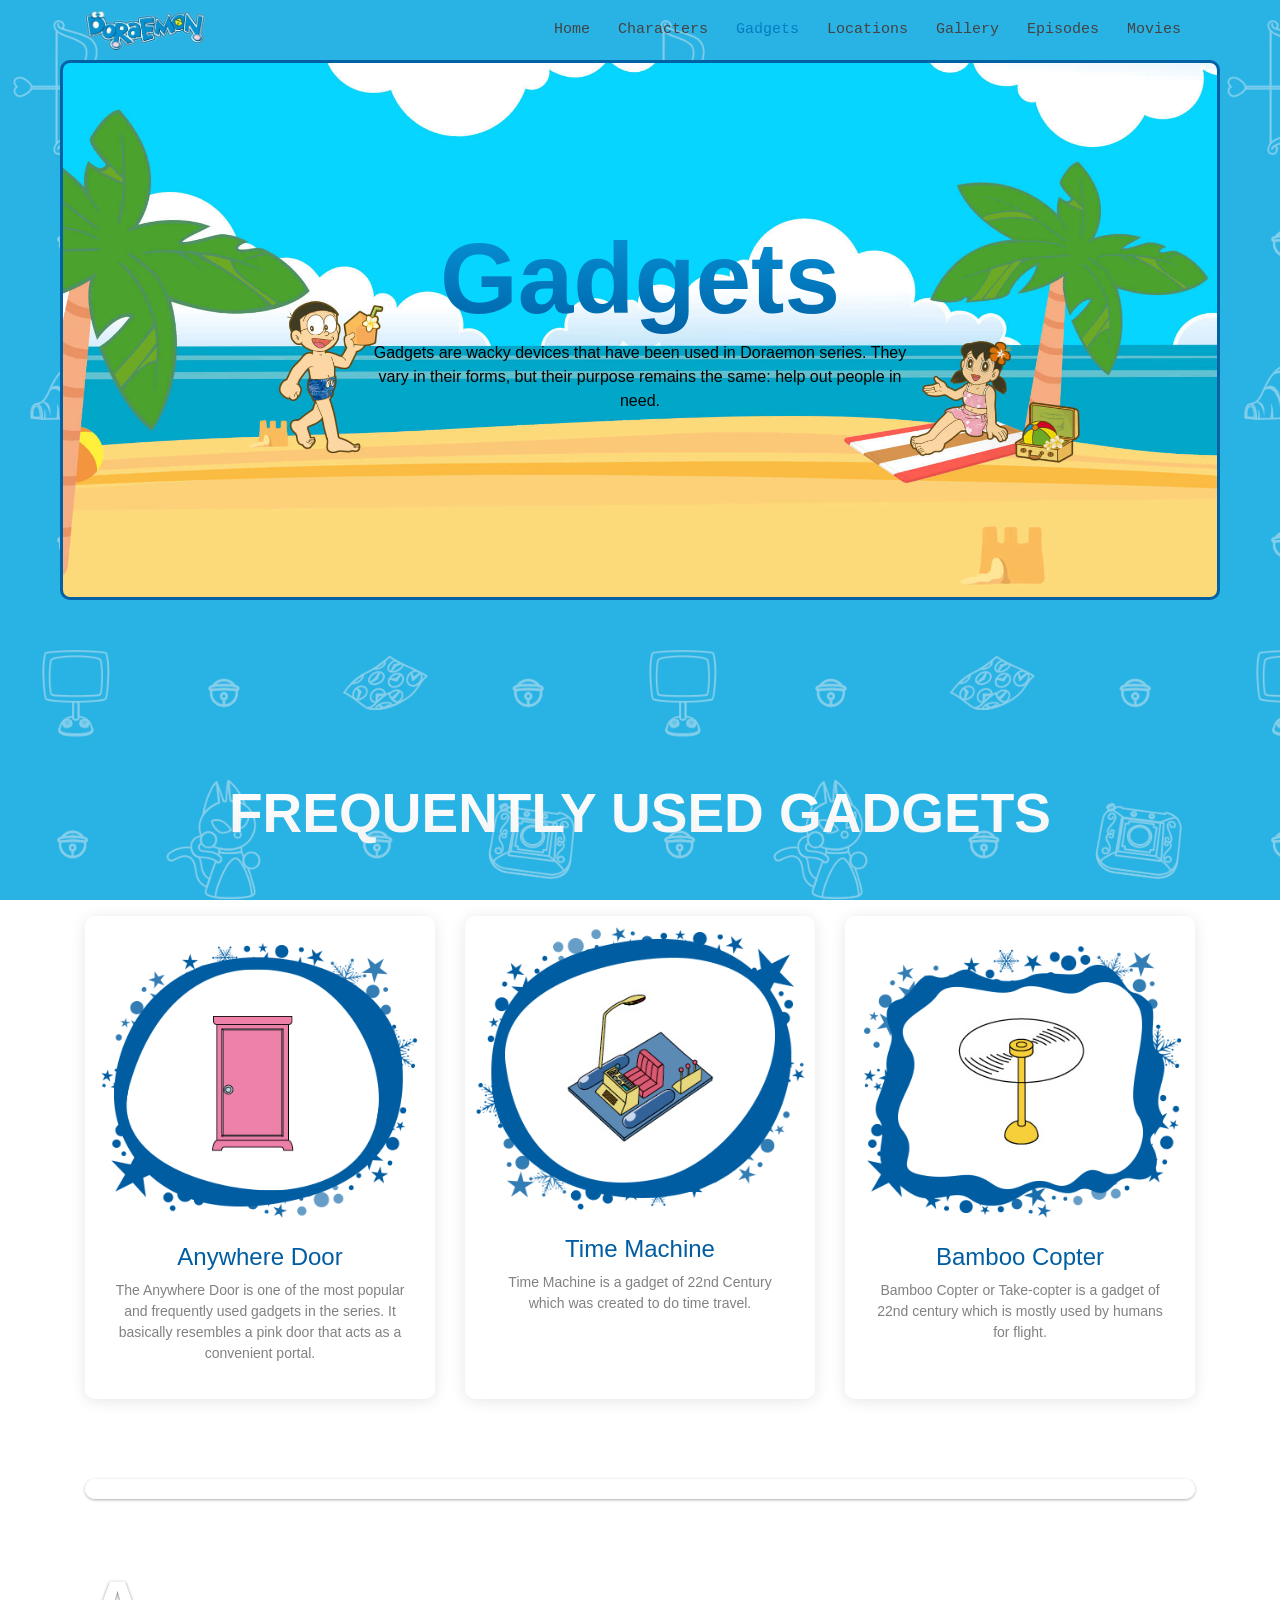
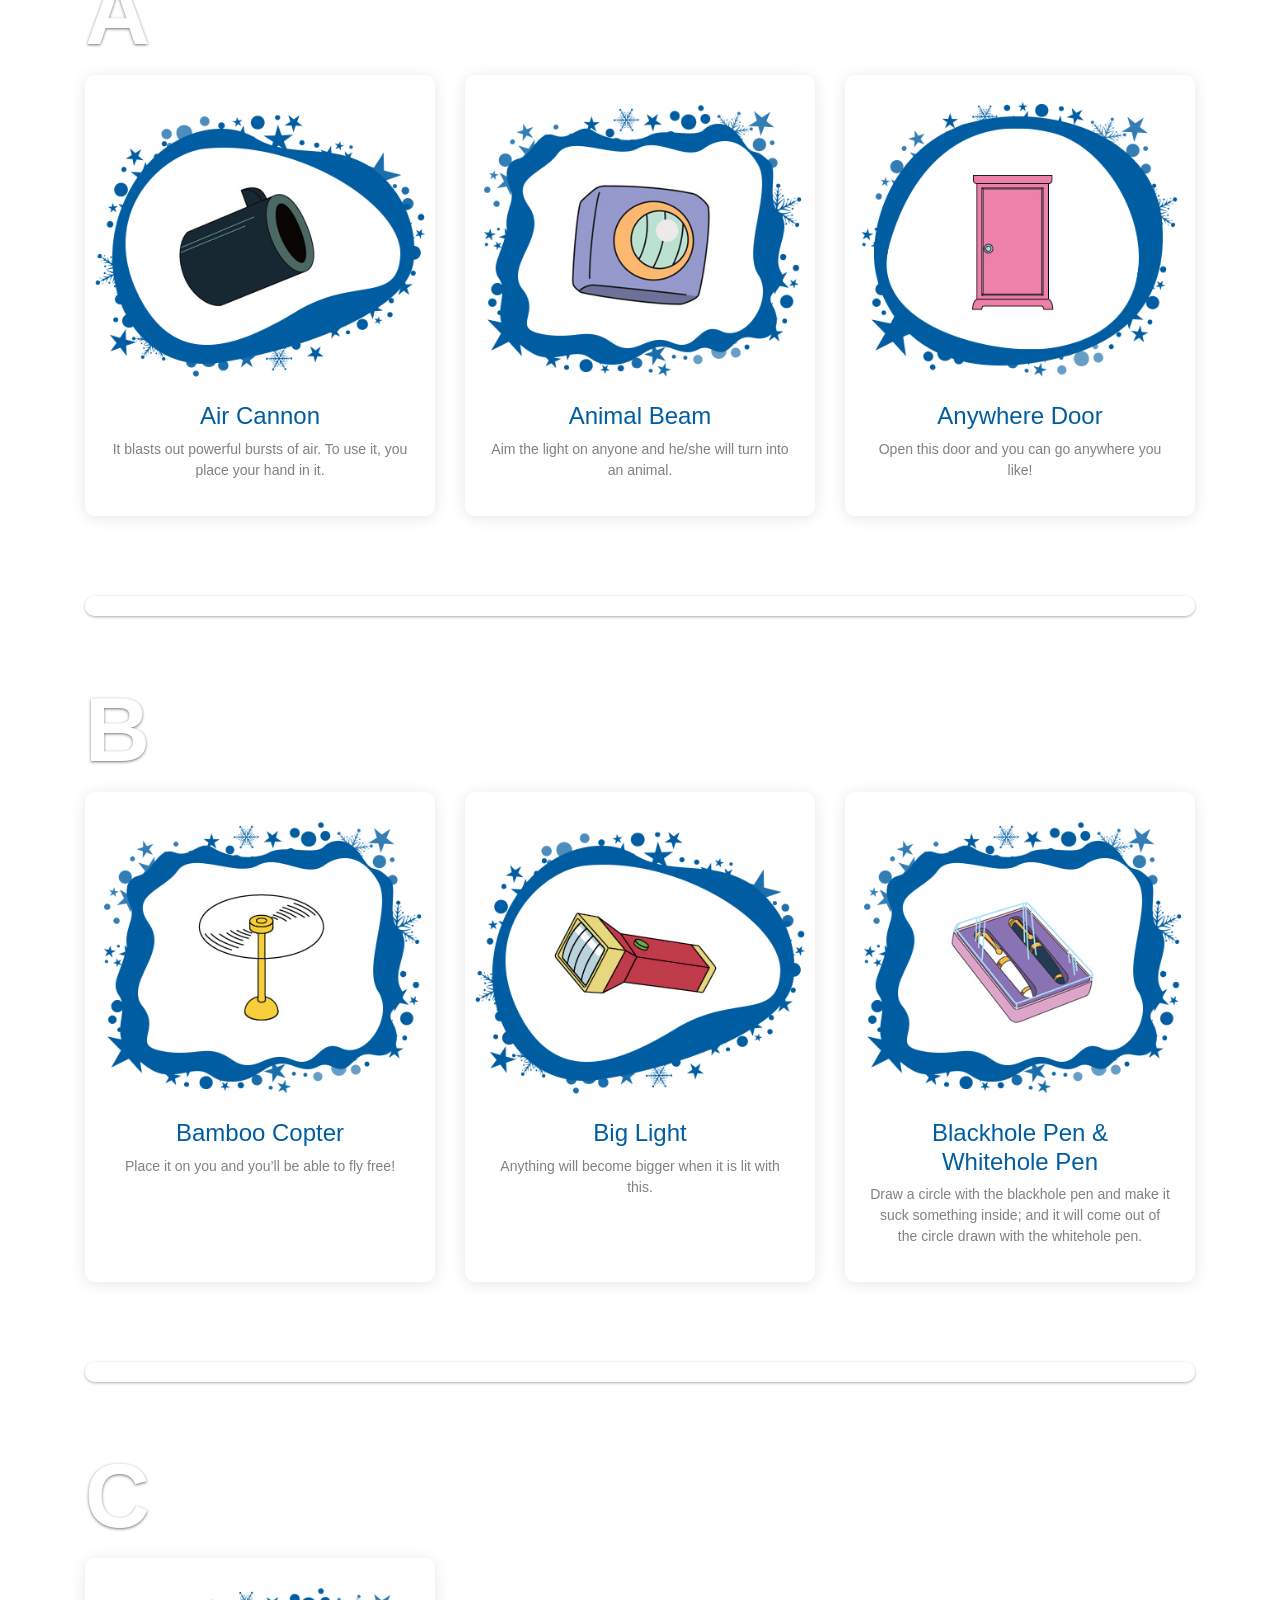
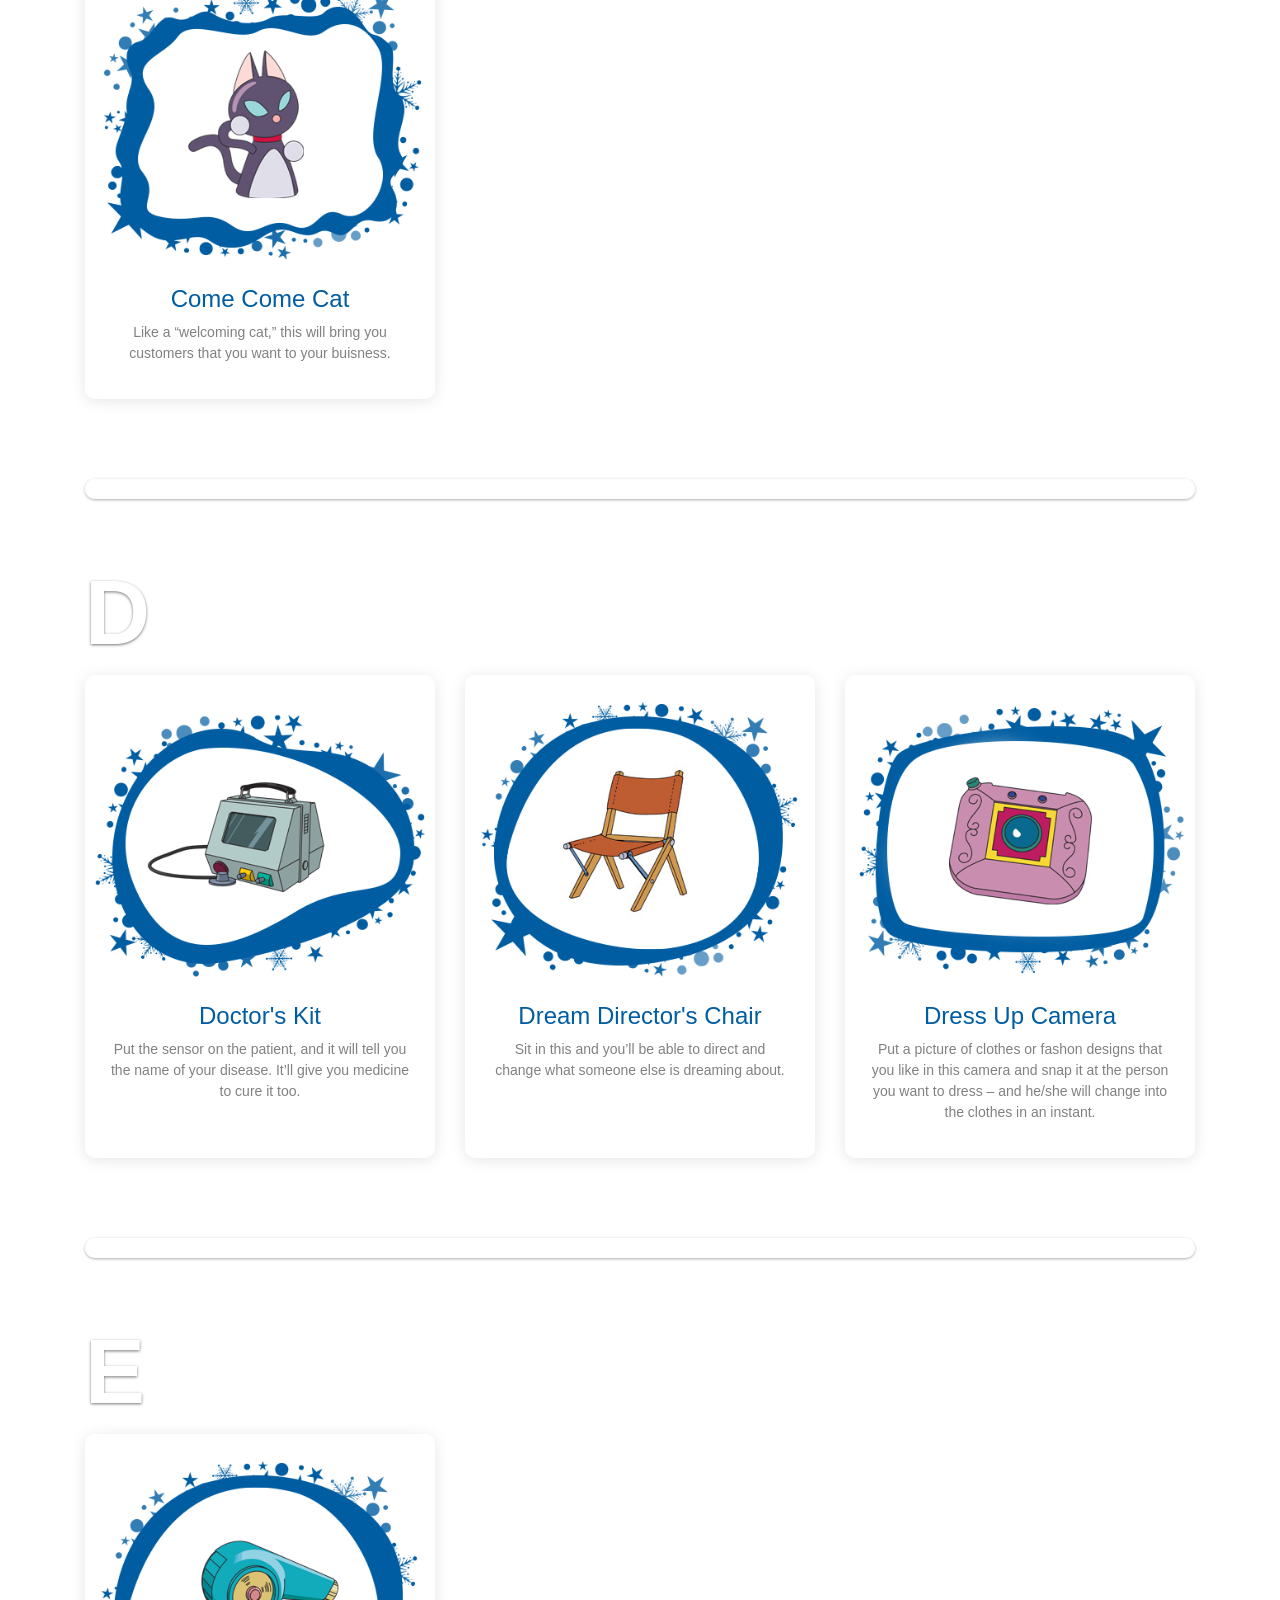
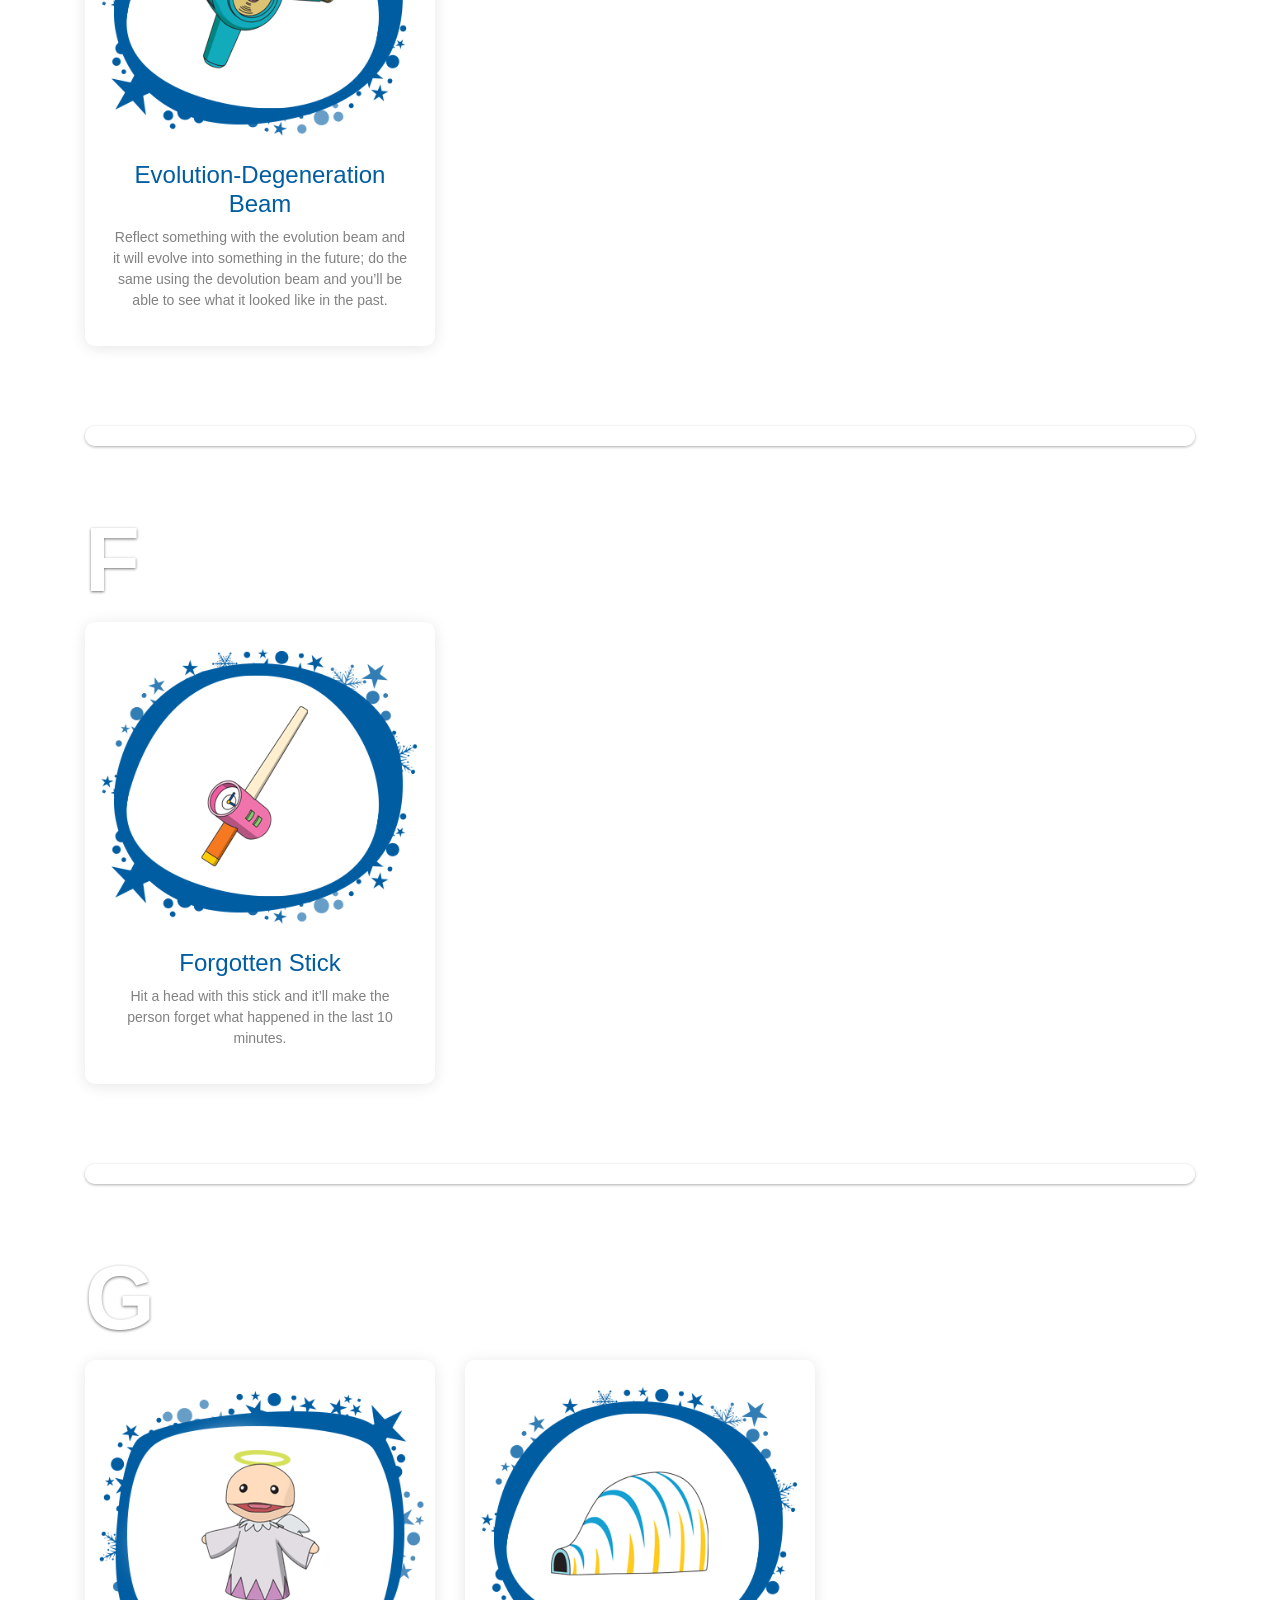
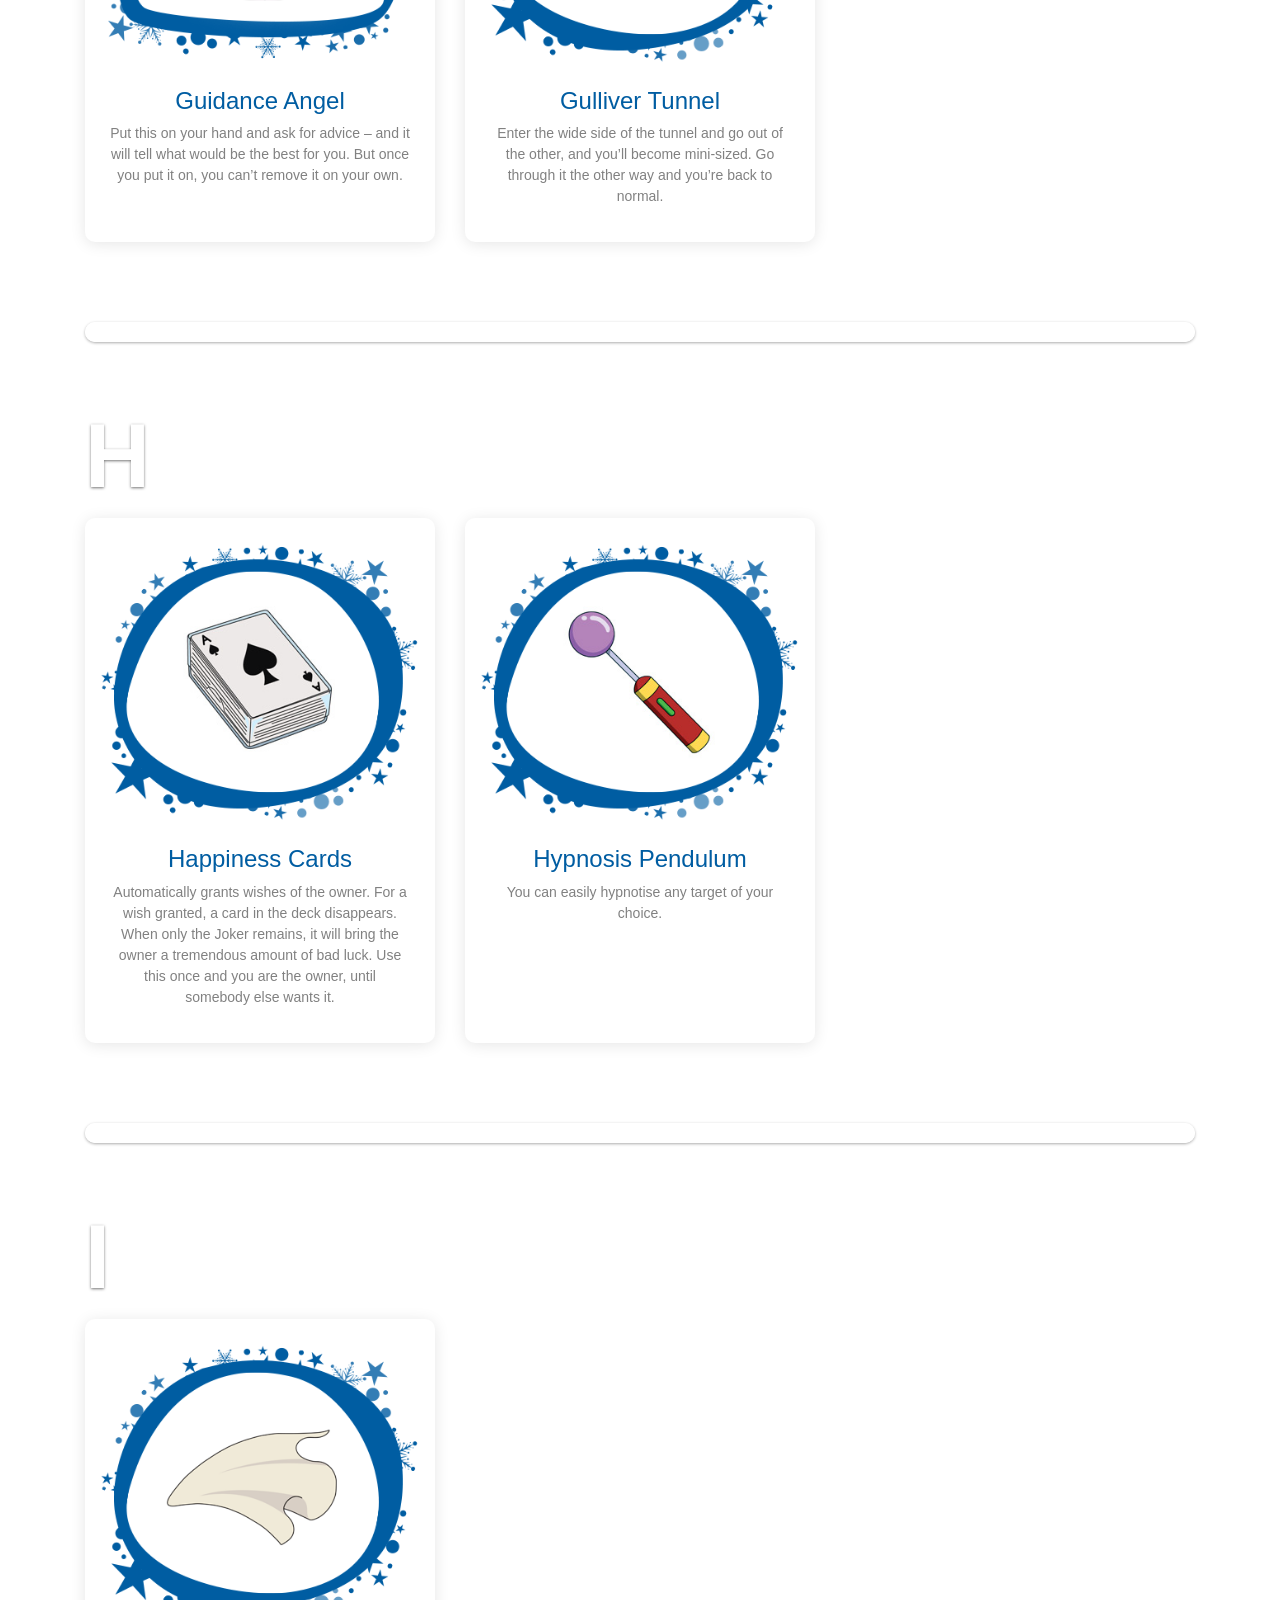
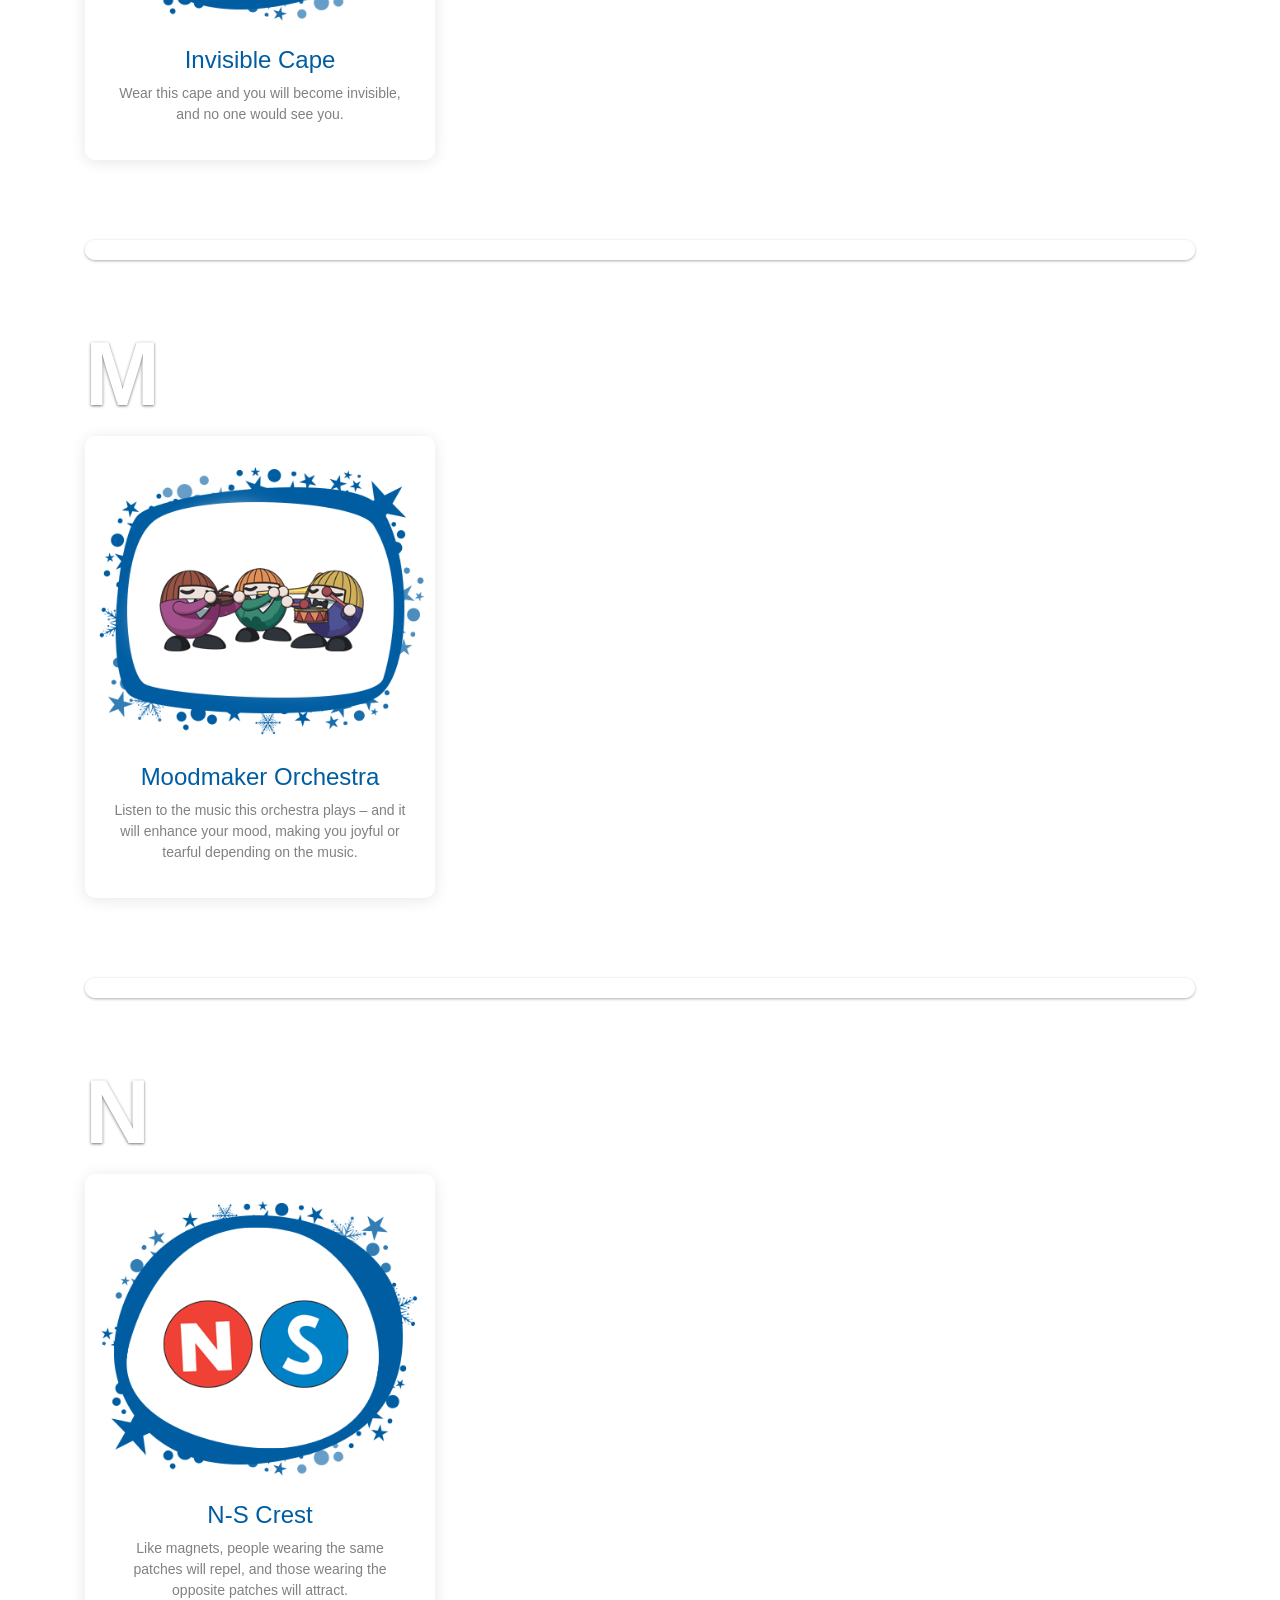
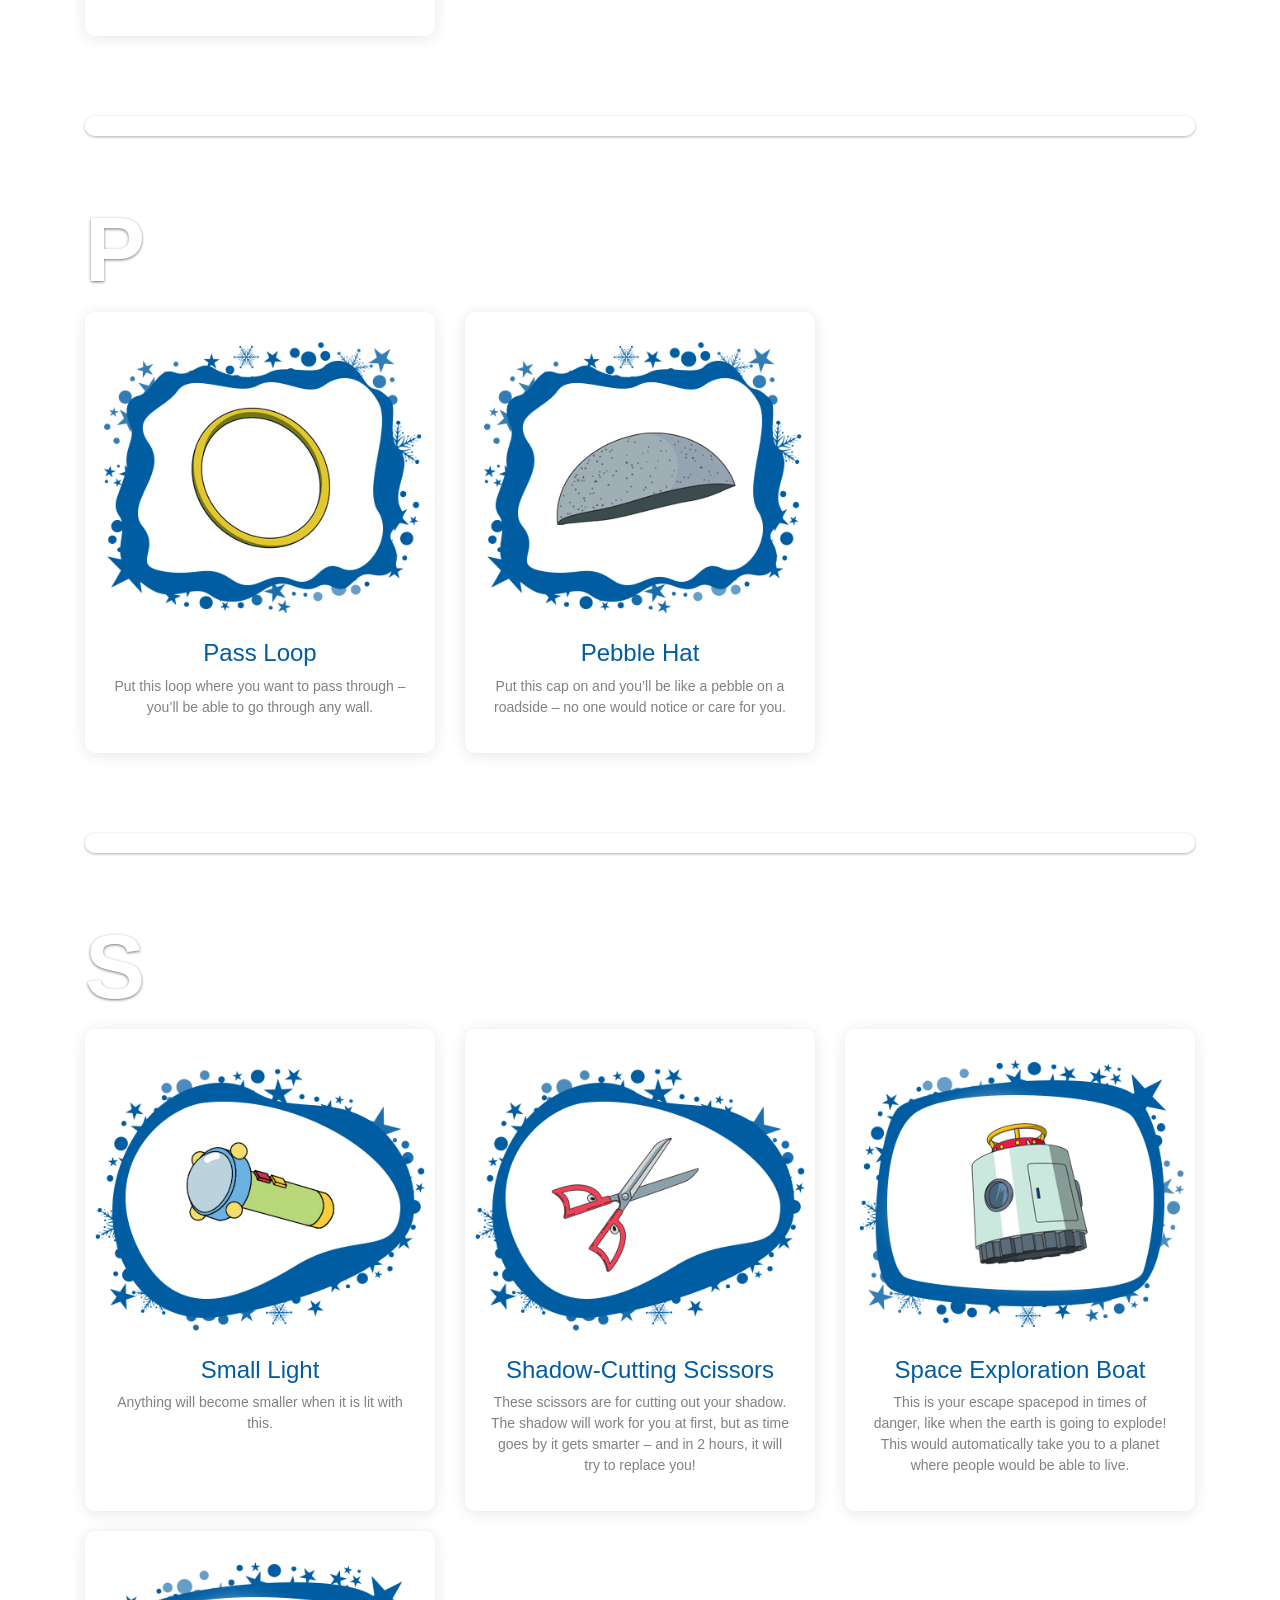
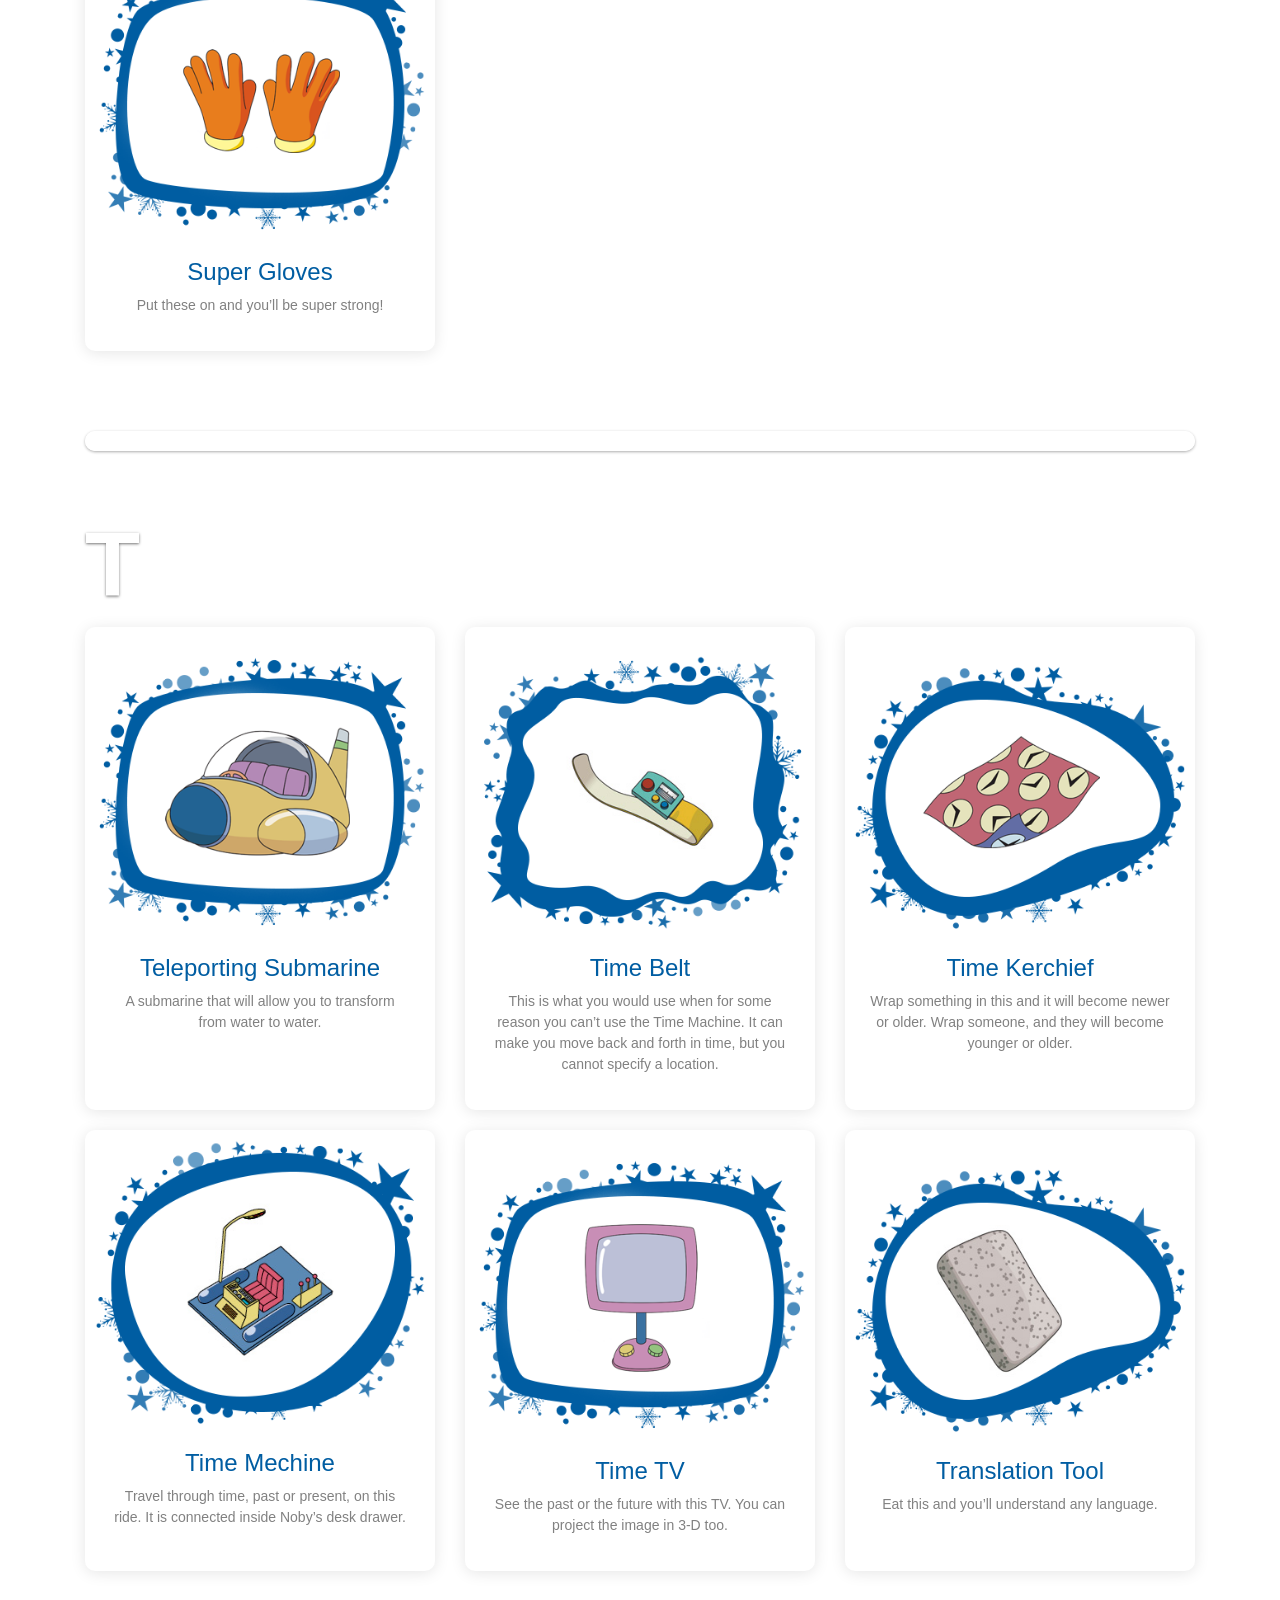
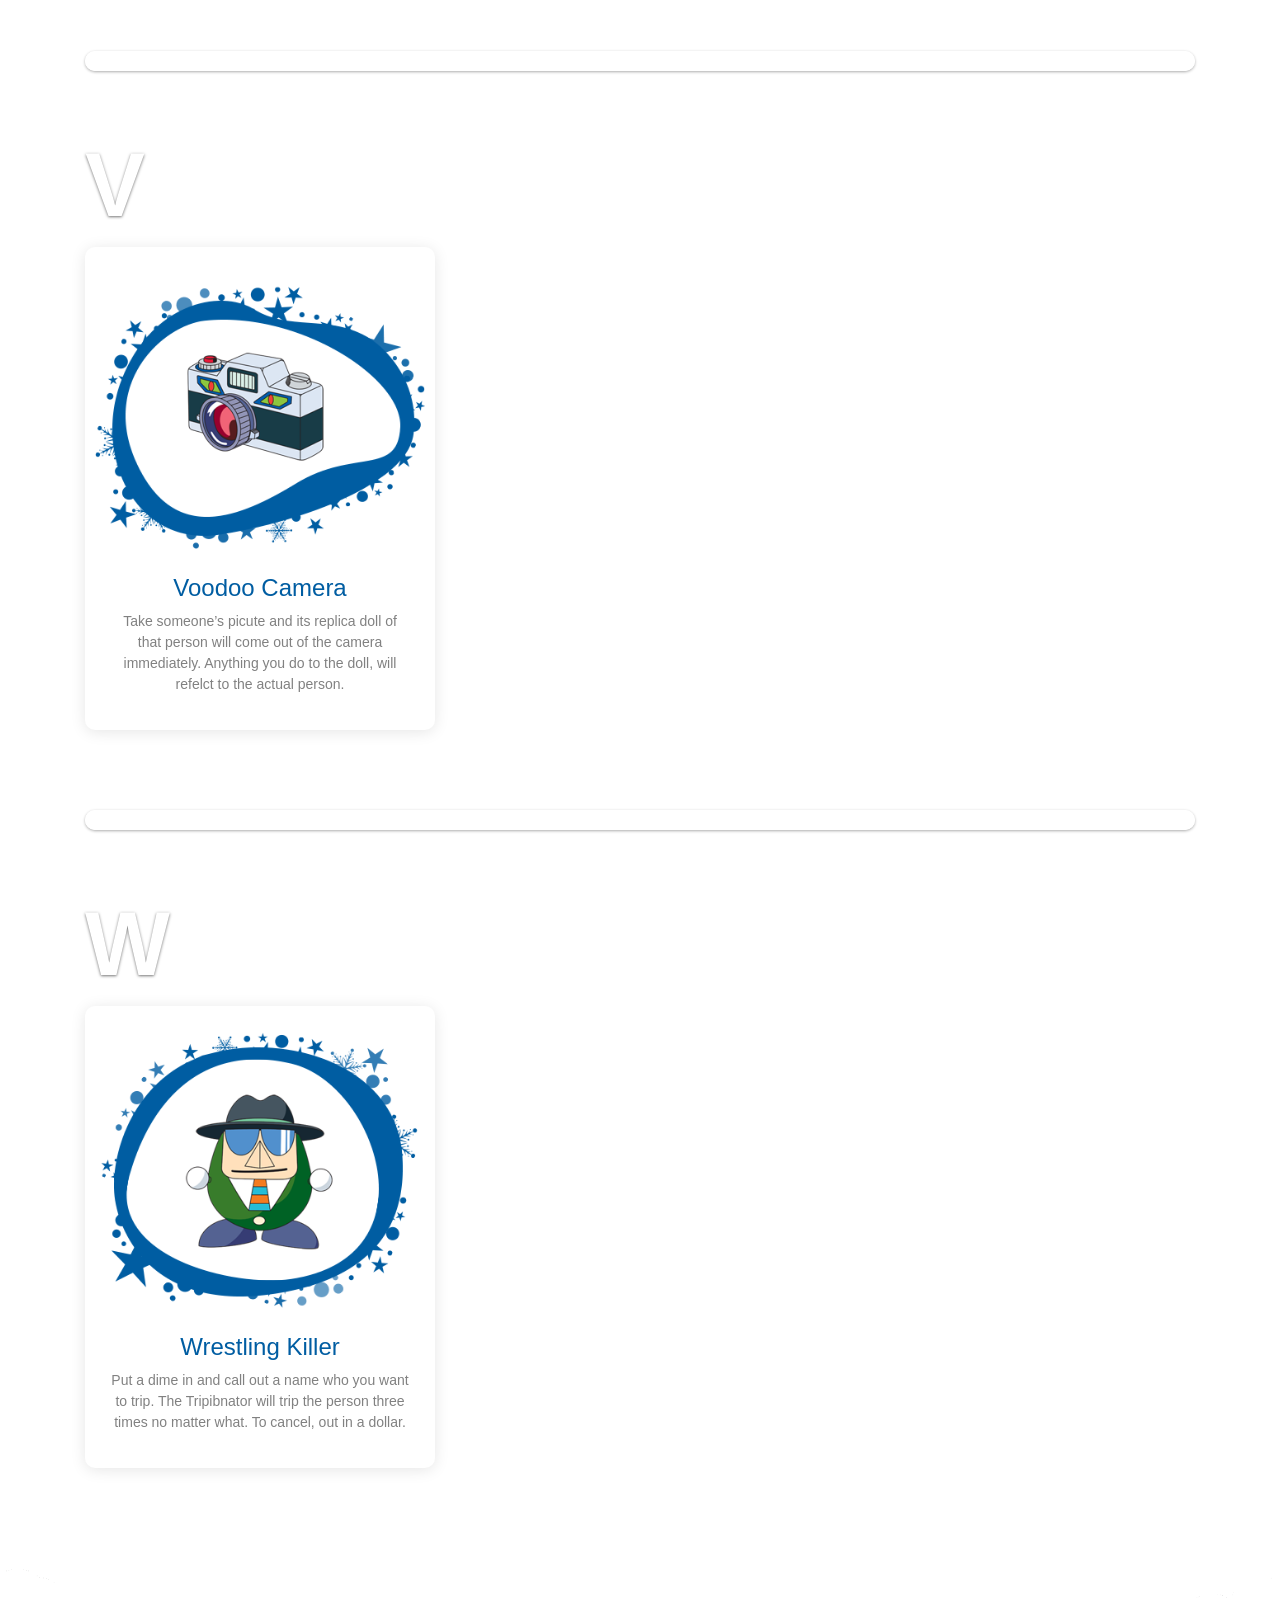
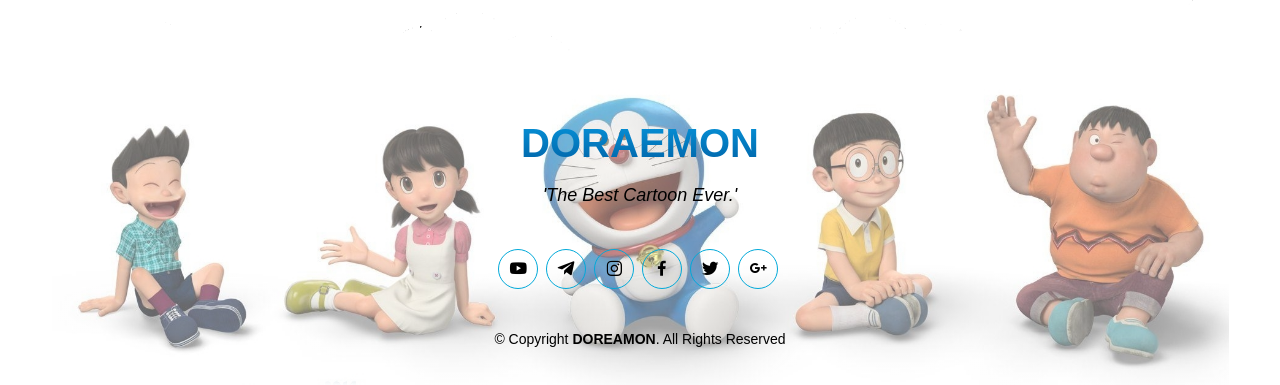
<file: assets/gadgets.html>
<!DOCTYPE html>
<html lang="en">

<head>
    <meta charset="utf-8">
    <meta content="width=device-width, initial-scale=1.0" name="viewport">

    <title>Gadgets</title>
    <meta content="" name="descriptison">
    <meta content="" name="keywords">

    <!-- Favicons -->
    <link href="img/favicon.png" rel="icon">
    <link href="img/favicon.png" rel="apple-touch-icon">

    <!-- Vendor CSS Files -->
    <link href="vendor/bootstrap/css/bootstrap.min.css" rel="stylesheet">
    <link href="vendor/icofont/icofont.min.css" rel="stylesheet">
    <link href="vendor/boxicons/css/boxicons.min.css" rel="stylesheet">
    <link href="vendor/remixicon/remixicon.css" rel="stylesheet">
    <link href="vendor/venobox/venobox.css" rel="stylesheet">
    <link href="vendor/owl.carousel/assets/owl.carousel.min.css" rel="stylesheet">
    <link href="vendor/aos/aos.css" rel="stylesheet">

    <!-- Template Main CSS File -->
    <link href="css/gadgets.css" rel="stylesheet">
    <link href="css/nav-foot.css" rel="stylesheet">
</head>

<body>
    <!-- ======= Header ======= -->
    <header id="header" class="fixed-top d-flex align-items-center header-transparent">
        <div class="container d-flex align-items-center">

            <div class="logo mr-auto">
                <img src="img/logo.png" alt="">
            </div>

            <nav class="nav-menu d-none d-lg-block">
                <ul>
                    <li><a href="../index.html">Home</a></li>
                    <li><a href="characters.html">Characters</a></li>
                    <li class="activepage"><a href="#">Gadgets</a></li>
                    <li><a href="location.html">Locations</a></li>
                    <li><a href="gadgets.html">Gallery</a></li>
                    <li><a href="episodes.html">Episodes</a></li>
                    <li><a href="movies.html">Movies</a></li>
                </ul>
            </nav><!-- .nav-menu -->

        </div>
    </header><!-- End Header -->

    <!-- ======= Hero Section ======= -->
    <section id="hero">
        <div class="hero-container">
            <div id="heroCarousel" class="carousel slide carousel-fade" data-ride="carousel" data-aos="fade-up">

                <div class="carousel-inner" role="listbox">

                    <!-- Slide 1 -->
                    <div class="carousel-item active">
                        <div class="carousel-container">
                            <div class="carousel-content">
                                <h2 class="animate__animated animate__fadeInDown">
                                    <span>Gadgets</span>
                                </h2>
                                <p class="animate__animated animate__fadeInUp">
                                    Gadgets are wacky devices that have been used in Doraemon series. They vary in their
                                    forms, but their purpose remains the same: help out people in need.
                                </p>
                            </div>
                        </div>
                    </div>

                </div>

            </div>
        </div>
    </section><!-- End Hero -->

    <main id="main">

        <!-- ======= Team Section ======= -->
        <section id="team" class="team">
            <div class="container">

                <div class="section-title-other" data-aos="zoom-out">
                    <h2>FREQUENTLY USED GADGETS</h2>
                </div>

                <div class="row">

                    <div class="col-lg-4 col-md-6 d-flex align-items-stretch">
                        <div class="member" data-aos="fade-up" data-aos-delay="100">
                            <div class="member-img">
                                <img src="img/Gallery/gadgets/anywhere_door.png" class="img-fluid" alt="">
                            </div>
                            <div class="member-info">
                                <h4><a href="#">Anywhere Door</a></h4>
                                <span>
                                    The Anywhere Door is
                                    one of the most popular and frequently used gadgets in the series. It basically
                                    resembles a pink door that acts as a convenient portal. </span>
                            </div>
                        </div>
                    </div>

                    <div class="col-lg-4 col-md-6 d-flex align-items-stretch">
                        <div class="member" data-aos="fade-up" data-aos-delay="100">
                            <div class="member-img">
                                <img src="img/Gallery/gadgets/time_mechine.png" class="img-fluid" alt="">
                            </div>
                            <div class="member-info">
                                <h4><a href="#">Time Machine</a></h4>
                                <span>
                                    Time Machine is a gadget of 22nd Century which was created to do time travel.
                                </span>
                            </div>
                        </div>
                    </div>

                    <div class="col-lg-4 col-md-6 d-flex align-items-stretch">
                        <div class="member" data-aos="fade-up" data-aos-delay="100">
                            <div class="member-img">
                                <img src="img/Gallery/gadgets/Bamboo_Copter.png" class="img-fluid" alt="">
                            </div>
                            <div class="member-info">
                                <h4><a href="#">Bamboo Copter</a></h4>
                                <span>
                                    Bamboo Copter or Take-copter is a gadget of 22nd century which is mostly used by
                                    humans for flight. </span>
                            </div>
                        </div>
                    </div>

                </div>

            </div>
        </section><!-- End Team Section -->

        <!-- ======= border Section ======= -->
        <div class="divider-border">
            <div class="container" data-aos="zoom-in">
                <div class="main-border"></div>
            </div>
        </div><!-- End border Section -->

        <!-- ======= Team Section ======= -->
        <section id="team" class="team">
            <div class="container">

                <div class="sub-title" data-aos="fade-left">
                    <h3>A</h3>
                </div>

                <div class="row">

                    <div class="col-lg-4 col-md-6 d-flex align-items-stretch">
                        <div class="member" data-aos="fade-up" data-aos-delay="100">
                            <div class="member-img">
                                <img src="img/Gallery/gadgets/air-cannon.png" class="img-fluid" alt="">
                            </div>
                            <div class="member-info">
                                <h4><a href="#">Air Cannon</a></h4>
                                <span>
                                    It blasts out powerful bursts of air. To use it, you place your hand in it.
                                </span>
                            </div>
                        </div>
                    </div>

                    <div class="col-lg-4 col-md-6 d-flex align-items-stretch">
                        <div class="member" data-aos="fade-up" data-aos-delay="100">
                            <div class="member-img">
                                <img src="img/Gallery/gadgets/Animal-Beam.png" class="img-fluid" alt="">
                            </div>
                            <div class="member-info">
                                <h4><a href="#">Animal Beam</a></h4>
                                <span>
                                    Aim the light on anyone and he/she will turn into an animal.
                                </span>
                            </div>
                        </div>
                    </div>

                    <div class="col-lg-4 col-md-6 d-flex align-items-stretch">
                        <div class="member" data-aos="fade-up" data-aos-delay="100">
                            <div class="member-img">
                                <img src="img/Gallery/gadgets/anywhere_door.png" class="img-fluid" alt="">
                            </div>
                            <div class="member-info">
                                <h4><a href="#">Anywhere Door</a></h4>
                                <span>
                                    Open this door and you can go anywhere you like!
                                </span>
                            </div>
                        </div>
                    </div>

                </div>

            </div>
        </section><!-- End Team Section -->

        <!-- ======= border Section ======= -->
        <div class="divider-border">
            <div class="container" data-aos="zoom-in">
                <div class="main-border"></div>
            </div>
        </div><!-- End border Section -->

        <!-- ======= Team Section ======= -->
        <section id="team" class="team">
            <div class="container">

                <div class="sub-title" data-aos="fade-left">
                    <h3>B</h3>
                </div>

                <div class="row">

                    <div class="col-lg-4 col-md-6 d-flex align-items-stretch">
                        <div class="member" data-aos="fade-up" data-aos-delay="100">
                            <div class="member-img">
                                <img src="img/Gallery/gadgets/Bamboo_Copter.png" class="img-fluid" alt="">
                            </div>
                            <div class="member-info">
                                <h4><a href="#">Bamboo Copter</a></h4>
                                <span>
                                    Place it on you and you’ll be able to fly free!
                                </span>
                            </div>
                        </div>
                    </div>

                    <div class="col-lg-4 col-md-6 d-flex align-items-stretch">
                        <div class="member" data-aos="fade-up" data-aos-delay="100">
                            <div class="member-img">
                                <img src="img/Gallery/gadgets/big_light.png" class="img-fluid" alt="">
                            </div>
                            <div class="member-info">
                                <h4><a href="#">Big Light</a></h4>
                                <span>
                                    Anything will become bigger when it is lit with this.
                                </span>
                            </div>
                        </div>
                    </div>

                    <div class="col-lg-4 col-md-6 d-flex align-items-stretch">
                        <div class="member" data-aos="fade-up" data-aos-delay="100">
                            <div class="member-img">
                                <img src="img/Gallery/gadgets/Blackhole-Pen-Whitehole-Pen.png" class="img-fluid" alt="">
                            </div>
                            <div class="member-info">
                                <h4><a href="#">Blackhole Pen &<br> Whitehole Pen</a></h4>
                                <span>
                                    Draw a circle with the blackhole pen and make it suck something inside; and it will
                                    come out of the circle drawn with the whitehole pen.
                                </span>
                            </div>
                        </div>
                    </div>

                </div>

            </div>
        </section><!-- End Team Section -->

        <!-- ======= border Section ======= -->
        <div class="divider-border">
            <div class="container" data-aos="zoom-in">
                <div class="main-border"></div>
            </div>
        </div><!-- End border Section -->

        <!-- ======= Team Section ======= -->
        <section id="team" class="team">
            <div class="container">

                <div class="sub-title" data-aos="fade-left">
                    <h3>C</h3>
                </div>

                <div class="row">

                    <div class="col-lg-4 col-md-6 d-flex align-items-stretch">
                        <div class="member" data-aos="fade-up" data-aos-delay="100">
                            <div class="member-img">
                                <img src="img/Gallery/gadgets/Come-Come-Cat.png" class="img-fluid" alt="">
                            </div>
                            <div class="member-info">
                                <h4><a href="#">Come Come Cat</a></h4>
                                <span>
                                    Like a “welcoming cat,” this will bring you customers that you want to your
                                    buisness.
                                </span>
                            </div>
                        </div>
                    </div>

                </div>

            </div>
        </section><!-- End Team Section -->

        <!-- ======= border Section ======= -->
        <div class="divider-border">
            <div class="container" data-aos="zoom-in">
                <div class="main-border"></div>
            </div>
        </div><!-- End border Section -->

        <!-- ======= Team Section ======= -->
        <section id="team" class="team">
            <div class="container">

                <div class="sub-title" data-aos="fade-left">
                    <h3>D</h3>
                </div>

                <div class="row">

                    <div class="col-lg-4 col-md-6 d-flex align-items-stretch">
                        <div class="member" data-aos="fade-up" data-aos-delay="100">
                            <div class="member-img">
                                <img src="img/Gallery/gadgets/Doctor's-Kit.png" class="img-fluid" alt="">
                            </div>
                            <div class="member-info">
                                <h4><a href="#">Doctor's Kit</a></h4>
                                <span>
                                    Put the sensor on the patient, and it will tell you the name of your disease. It’ll
                                    give you medicine to cure it too.
                                </span>
                            </div>
                        </div>
                    </div>

                    <div class="col-lg-4 col-md-6 d-flex align-items-stretch">
                        <div class="member" data-aos="fade-up" data-aos-delay="100">
                            <div class="member-img">
                                <img src="img/Gallery/gadgets/Dream-Director's-Chair.png" class="img-fluid" alt="">
                            </div>
                            <div class="member-info">
                                <h4><a href="#">Dream Director's Chair</a></h4>
                                <span>
                                    Sit in this and you’ll be able to direct and change what someone else is dreaming
                                    about.
                                </span>
                            </div>
                        </div>
                    </div>

                    <div class="col-lg-4 col-md-6 d-flex align-items-stretch">
                        <div class="member" data-aos="fade-up" data-aos-delay="100">
                            <div class="member-img">
                                <img src="img/Gallery/gadgets/Dress-Up-Camera.png" class="img-fluid" alt="">
                            </div>
                            <div class="member-info">
                                <h4><a href="#">Dress Up Camera</a></h4>
                                <span>
                                    Put a picture of clothes or fashon designs that you like in this camera and snap it
                                    at the person you want to dress – and he/she will change into the clothes in an
                                    instant.
                                </span>
                            </div>
                        </div>
                    </div>

                </div>

            </div>
        </section><!-- End Team Section -->

        <!-- ======= border Section ======= -->
        <div class="divider-border">
            <div class="container" data-aos="zoom-in">
                <div class="main-border"></div>
            </div>
        </div><!-- End border Section -->

        <!-- ======= Team Section ======= -->
        <section id="team" class="team">
            <div class="container">

                <div class="sub-title" data-aos="fade-left">
                    <h3>E</h3>
                </div>

                <div class="row">

                    <div class="col-lg-4 col-md-6 d-flex align-items-stretch">
                        <div class="member" data-aos="fade-up" data-aos-delay="100">
                            <div class="member-img">
                                <img src="img/Gallery/gadgets/Evolution-Degeneration-Beam.png" class="img-fluid" alt="">
                            </div>
                            <div class="member-info">
                                <h4><a href="#">Evolution-Degeneration Beam</a></h4>
                                <span>
                                    Reflect something with the evolution beam and it will evolve into something in the
                                    future; do the same using the devolution beam and you’ll be able to see what it
                                    looked like in the past.
                                </span>
                            </div>
                        </div>
                    </div>

                </div>

            </div>
        </section><!-- End Team Section -->

        <!-- ======= border Section ======= -->
        <div class="divider-border">
            <div class="container" data-aos="zoom-in">
                <div class="main-border"></div>
            </div>
        </div><!-- End border Section -->

        <!-- ======= Team Section ======= -->
        <section id="team" class="team">
            <div class="container">

                <div class="sub-title" data-aos="fade-left">
                    <h3>F</h3>
                </div>

                <div class="row">

                    <div class="col-lg-4 col-md-6 d-flex align-items-stretch">
                        <div class="member" data-aos="fade-up" data-aos-delay="100">
                            <div class="member-img">
                                <img src="img/Gallery/gadgets/Forgotten-Stick.png" class="img-fluid" alt="">
                            </div>
                            <div class="member-info">
                                <h4><a href="#">Forgotten Stick</a></h4>
                                <span>
                                    Hit a head with this stick and it’ll make the person forget what happened in the
                                    last 10 minutes.
                                </span>
                            </div>
                        </div>
                    </div>

                </div>

            </div>
        </section><!-- End Team Section -->

        <!-- ======= border Section ======= -->
        <div class="divider-border">
            <div class="container" data-aos="zoom-in">
                <div class="main-border"></div>
            </div>
        </div><!-- End border Section -->

        <!-- ======= Team Section ======= -->
        <section id="team" class="team">
            <div class="container">

                <div class="sub-title" data-aos="fade-left">
                    <h3>G</h3>
                </div>

                <div class="row">

                    <div class="col-lg-4 col-md-6 d-flex align-items-stretch">
                        <div class="member" data-aos="fade-up" data-aos-delay="100">
                            <div class="member-img">
                                <img src="img/Gallery/gadgets/Guidance-Angel.png" class="img-fluid" alt="">
                            </div>
                            <div class="member-info">
                                <h4><a href="#">Guidance Angel</a></h4>
                                <span>
                                    Put this on your hand and ask for advice – and it will tell what would be the best
                                    for you. But once you put it on, you can’t remove it on your own.
                                </span>
                            </div>
                        </div>
                    </div>

                    <div class="col-lg-4 col-md-6 d-flex align-items-stretch">
                        <div class="member" data-aos="fade-up" data-aos-delay="100">
                            <div class="member-img">
                                <img src="img/Gallery/gadgets/Gulliver-Tunnel.png" class="img-fluid" alt="">
                            </div>
                            <div class="member-info">
                                <h4><a href="#">Gulliver Tunnel</a></h4>
                                <span>
                                    Enter the wide side of the tunnel and go out of the other, and you’ll become
                                    mini-sized. Go through it the other way and you’re back to normal.
                                </span>
                            </div>
                        </div>
                    </div>

                </div>

            </div>
        </section><!-- End Team Section -->

        <!-- ======= border Section ======= -->
        <div class="divider-border">
            <div class="container" data-aos="zoom-in">
                <div class="main-border"></div>
            </div>
        </div><!-- End border Section -->

        <!-- ======= Team Section ======= -->
        <section id="team" class="team">
            <div class="container">

                <div class="sub-title" data-aos="fade-left">
                    <h3>H</h3>
                </div>

                <div class="row">

                    <div class="col-lg-4 col-md-6 d-flex align-items-stretch">
                        <div class="member" data-aos="fade-up" data-aos-delay="100">
                            <div class="member-img">
                                <img src="img/Gallery/gadgets/Happiness_Cards.png" class="img-fluid" alt="">
                            </div>
                            <div class="member-info">
                                <h4><a href="#">Happiness Cards</a></h4>
                                <span>
                                    Automatically grants wishes of the owner. For a wish granted, a card in the deck
                                    disappears. When only the Joker remains, it will bring the owner a tremendous amount
                                    of bad luck. Use this once and you are the owner, until somebody else wants it.
                                </span>
                            </div>
                        </div>
                    </div>

                    <div class="col-lg-4 col-md-6 d-flex align-items-stretch">
                        <div class="member" data-aos="fade-up" data-aos-delay="100">
                            <div class="member-img">
                                <img src="img/Gallery/gadgets/Hypnosis_Pendulum.png" class="img-fluid" alt="">
                            </div>
                            <div class="member-info">
                                <h4><a href="#">Hypnosis Pendulum</a></h4>
                                <span>
                                    You can easily hypnotise any target of your choice.
                                </span>
                            </div>
                        </div>
                    </div>

                </div>

            </div>
        </section><!-- End Team Section -->

        <!-- ======= border Section ======= -->
        <div class="divider-border">
            <div class="container" data-aos="zoom-in">
                <div class="main-border"></div>
            </div>
        </div><!-- End border Section -->

        <!-- ======= Team Section ======= -->
        <section id="team" class="team">
            <div class="container">

                <div class="sub-title" data-aos="fade-left">
                    <h3>I</h3>
                </div>

                <div class="row">

                    <div class="col-lg-4 col-md-6 d-flex align-items-stretch">
                        <div class="member" data-aos="fade-up" data-aos-delay="100">
                            <div class="member-img">
                                <img src="img/Gallery/gadgets/Invisible_Cape.png" class="img-fluid" alt="">
                            </div>
                            <div class="member-info">
                                <h4><a href="#">Invisible Cape</a></h4>
                                <span>
                                    Wear this cape and you will become invisible, and no one would see you.
                                </span>
                            </div>
                        </div>
                    </div>

                </div>

            </div>
        </section><!-- End Team Section -->

        <!-- ======= border Section ======= -->
        <div class="divider-border">
            <div class="container" data-aos="zoom-in">
                <div class="main-border"></div>
            </div>
        </div><!-- End border Section -->

        <!-- ======= Team Section ======= -->
        <section id="team" class="team">
            <div class="container">

                <div class="sub-title" data-aos="fade-left">
                    <h3>M</h3>
                </div>

                <div class="row">

                    <div class="col-lg-4 col-md-6 d-flex align-items-stretch">
                        <div class="member" data-aos="fade-up" data-aos-delay="100">
                            <div class="member-img">
                                <img src="img/Gallery/gadgets/Moodmaker_Orchestra.png" class="img-fluid" alt="">
                            </div>
                            <div class="member-info">
                                <h4><a href="#">Moodmaker Orchestra</a></h4>
                                <span>
                                    Listen to the music this orchestra plays – and it will enhance your mood, making you
                                    joyful or tearful depending on the music.
                                </span>
                            </div>
                        </div>
                    </div>

                </div>

            </div>
        </section><!-- End Team Section -->

        <!-- ======= border Section ======= -->
        <div class="divider-border">
            <div class="container" data-aos="zoom-in">
                <div class="main-border"></div>
            </div>
        </div><!-- End border Section -->

        <!-- ======= Team Section ======= -->
        <section id="team" class="team">
            <div class="container">

                <div class="sub-title" data-aos="fade-left">
                    <h3>N</h3>
                </div>

                <div class="row">

                    <div class="col-lg-4 col-md-6 d-flex align-items-stretch">
                        <div class="member" data-aos="fade-up" data-aos-delay="100">
                            <div class="member-img">
                                <img src="img/Gallery/gadgets/N-S_Crest.png" class="img-fluid" alt="">
                            </div>
                            <div class="member-info">
                                <h4><a href="#">N-S Crest</a></h4>
                                <span>
                                    Like magnets, people wearing the same patches will repel, and those wearing the
                                    opposite patches will attract.
                                </span>
                            </div>
                        </div>
                    </div>

                </div>

            </div>
        </section><!-- End Team Section -->

        <!-- ======= border Section ======= -->
        <div class="divider-border">
            <div class="container" data-aos="zoom-in">
                <div class="main-border"></div>
            </div>
        </div><!-- End border Section -->

        <!-- ======= Team Section ======= -->
        <section id="team" class="team">
            <div class="container">

                <div class="sub-title" data-aos="fade-left">
                    <h3>P</h3>
                </div>

                <div class="row">

                    <div class="col-lg-4 col-md-6 d-flex align-items-stretch">
                        <div class="member" data-aos="fade-up" data-aos-delay="100">
                            <div class="member-img">
                                <img src="img/Gallery/gadgets/Pass_Loop.png" class="img-fluid" alt="">
                            </div>
                            <div class="member-info">
                                <h4><a href="#">Pass Loop</a></h4>
                                <span>
                                    Put this loop where you want to pass through – you’ll be able to go through any
                                    wall.
                                </span>
                            </div>
                        </div>
                    </div>

                    <div class="col-lg-4 col-md-6 d-flex align-items-stretch">
                        <div class="member" data-aos="fade-up" data-aos-delay="100">
                            <div class="member-img">
                                <img src="img/Gallery/gadgets/Pebble_Hat.png" class="img-fluid" alt="">
                            </div>
                            <div class="member-info">
                                <h4><a href="#">Pebble Hat</a></h4>
                                <span>
                                    Put this cap on and you’ll be like a pebble on a roadside – no one would notice or
                                    care for you.
                                </span>
                            </div>
                        </div>
                    </div>

                </div>

            </div>
        </section><!-- End Team Section -->

        <!-- ======= border Section ======= -->
        <div class="divider-border">
            <div class="container" data-aos="zoom-in">
                <div class="main-border"></div>
            </div>
        </div><!-- End border Section -->

        <!-- ======= Team Section ======= -->
        <section id="team" class="team">
            <div class="container">

                <div class="sub-title" data-aos="fade-left">
                    <h3>S</h3>
                </div>

                <div class="row">

                    <div class="col-lg-4 col-md-6 d-flex align-items-stretch">
                        <div class="member" data-aos="fade-up" data-aos-delay="100">
                            <div class="member-img">
                                <img src="img/Gallery/gadgets/small_light.png" class="img-fluid" alt="">
                            </div>
                            <div class="member-info">
                                <h4><a href="#">Small Light</a></h4>
                                <span>
                                    Anything will become smaller when it is lit with this.
                                </span>
                            </div>
                        </div>
                    </div>

                    <div class="col-lg-4 col-md-6 d-flex align-items-stretch">
                        <div class="member" data-aos="fade-up" data-aos-delay="100">
                            <div class="member-img">
                                <img src="img/Gallery/gadgets/Shadow-Cutting_Scissors.png" class="img-fluid" alt="">
                            </div>
                            <div class="member-info">
                                <h4><a href="#">Shadow-Cutting Scissors</a></h4>
                                <span>
                                    These scissors are for cutting out your shadow. The shadow will work for you at
                                    first, but as time goes by it gets smarter – and in 2 hours, it will try to replace
                                    you!
                                </span>
                            </div>
                        </div>
                    </div>

                    <div class="col-lg-4 col-md-6 d-flex align-items-stretch">
                        <div class="member" data-aos="fade-up" data-aos-delay="100">
                            <div class="member-img">
                                <img src="img/Gallery/gadgets/Space_Exploration_Boat.png" class="img-fluid" alt="">
                            </div>
                            <div class="member-info">
                                <h4><a href="#">Space Exploration Boat</a></h4>
                                <span>
                                    This is your escape spacepod in times of danger, like when the earth is going to
                                    explode! This would automatically take you to a planet where people would be able to
                                    live.
                                </span>
                            </div>
                        </div>
                    </div>

                    <div class="col-lg-4 col-md-6 d-flex align-items-stretch">
                        <div class="member" data-aos="fade-up" data-aos-delay="100">
                            <div class="member-img">
                                <img src="img/Gallery/gadgets/Super_Gloves.png" class="img-fluid" alt="">
                            </div>
                            <div class="member-info">
                                <h4><a href="#">Super Gloves</a></h4>
                                <span>
                                    Put these on and you’ll be super strong!
                                </span>
                            </div>
                        </div>
                    </div>

                </div>

            </div>
        </section><!-- End Team Section -->

        <!-- ======= border Section ======= -->
        <div class="divider-border">
            <div class="container" data-aos="zoom-in">
                <div class="main-border"></div>
            </div>
        </div><!-- End border Section -->

        <!-- ======= Team Section ======= -->
        <section id="team" class="team">
            <div class="container">

                <div class="sub-title" data-aos="fade-left">
                    <h3>T</h3>
                </div>

                <div class="row">

                    <div class="col-lg-4 col-md-6 d-flex align-items-stretch">
                        <div class="member" data-aos="fade-up" data-aos-delay="100">
                            <div class="member-img">
                                <img src="img/Gallery/gadgets/Teleporting_Submarine.png" class="img-fluid" alt="">
                            </div>
                            <div class="member-info">
                                <h4><a href="#">Teleporting Submarine</a></h4>
                                <span>
                                    A submarine that will allow you to transform from water to water.
                                </span>
                            </div>
                        </div>
                    </div>

                    <div class="col-lg-4 col-md-6 d-flex align-items-stretch">
                        <div class="member" data-aos="fade-up" data-aos-delay="100">
                            <div class="member-img">
                                <img src="img/Gallery/gadgets/Time_Belt.png" class="img-fluid" alt="">
                            </div>
                            <div class="member-info">
                                <h4><a href="#">Time Belt</a></h4>
                                <span>
                                    This is what you would use when for some reason you can’t use the Time Machine. It
                                    can make you move back and forth in time, but you cannot specify a location.
                                </span>
                            </div>
                        </div>
                    </div>

                    <div class="col-lg-4 col-md-6 d-flex align-items-stretch">
                        <div class="member" data-aos="fade-up" data-aos-delay="100">
                            <div class="member-img">
                                <img src="img/Gallery/gadgets/Time_Kerchief.png" class="img-fluid" alt="">
                            </div>
                            <div class="member-info">
                                <h4><a href="#">Time Kerchief</a></h4>
                                <span>
                                    Wrap something in this and it will become newer or older. Wrap someone, and they
                                    will become younger or older.
                                </span>
                            </div>
                        </div>
                    </div>

                    <div class="col-lg-4 col-md-6 d-flex align-items-stretch">
                        <div class="member" data-aos="fade-up" data-aos-delay="100">
                            <div class="member-img">
                                <img src="img/Gallery/gadgets/time_mechine.png" class="img-fluid" alt="">
                            </div>
                            <div class="member-info">
                                <h4><a href="#">Time Mechine</a></h4>
                                <span>
                                    Travel through time, past or present, on this ride. It is connected inside Noby’s
                                    desk drawer.
                                </span>
                            </div>
                        </div>
                    </div>

                    <div class="col-lg-4 col-md-6 d-flex align-items-stretch">
                        <div class="member" data-aos="fade-up" data-aos-delay="100">
                            <div class="member-img">
                                <img src="img/Gallery/gadgets/Time_TV.png" class="img-fluid" alt="">
                            </div>
                            <div class="member-info">
                                <h4><a href="#">Time TV</a></h4>
                                <span>
                                    See the past or the future with this TV. You can project the image in 3-D too.
                                </span>
                            </div>
                        </div>
                    </div>

                    <div class="col-lg-4 col-md-6 d-flex align-items-stretch">
                        <div class="member" data-aos="fade-up" data-aos-delay="100">
                            <div class="member-img">
                                <img src="img/Gallery/gadgets/Translation_Tool.png" class="img-fluid" alt="">
                            </div>
                            <div class="member-info">
                                <h4><a href="#">Translation Tool</a></h4>
                                <span>
                                    Eat this and you’ll understand any language.
                                </span>
                            </div>
                        </div>
                    </div>

                </div>

            </div>
        </section><!-- End Team Section -->

        <!-- ======= border Section ======= -->
        <div class="divider-border">
            <div class="container" data-aos="zoom-in">
                <div class="main-border"></div>
            </div>
        </div><!-- End border Section -->

        <!-- ======= Team Section ======= -->
        <section id="team" class="team">
            <div class="container">

                <div class="sub-title" data-aos="fade-left">
                    <h3>V</h3>
                </div>

                <div class="row">

                    <div class="col-lg-4 col-md-6 d-flex align-items-stretch">
                        <div class="member" data-aos="fade-up" data-aos-delay="100">
                            <div class="member-img">
                                <img src="img/Gallery/gadgets/Voodoo_Camera.png" class="img-fluid" alt="">
                            </div>
                            <div class="member-info">
                                <h4><a href="#">Voodoo Camera</a></h4>
                                <span>
                                    Take someone’s picute and its replica doll of that person will come out of the
                                    camera immediately. Anything you do to the doll, will refelct to the actual person.
                                </span>
                            </div>
                        </div>
                    </div>

                </div>

            </div>
        </section><!-- End Team Section -->

        <!-- ======= border Section ======= -->
        <div class="divider-border">
            <div class="container" data-aos="zoom-in">
                <div class="main-border"></div>
            </div>
        </div><!-- End border Section -->

        <!-- ======= Team Section ======= -->
        <section id="team" class="team">
            <div class="container">

                <div class="sub-title" data-aos="fade-left">
                    <h3>W</h3>
                </div>

                <div class="row">

                    <div class="col-lg-4 col-md-6 d-flex align-items-stretch">
                        <div class="member" data-aos="fade-up" data-aos-delay="100">
                            <div class="member-img">
                                <img src="img/Gallery/gadgets/Wrestling_Killer.png" class="img-fluid" alt="">
                            </div>
                            <div class="member-info">
                                <h4><a href="#">Wrestling Killer</a></h4>
                                <span>
                                    Put a dime in and call out a name who you want to trip. The Tripibnator will trip
                                    the person three times no matter what. To cancel, out in a dollar.
                                </span>
                            </div>
                        </div>
                    </div>

                </div>

            </div>
        </section><!-- End Team Section -->

    </main><!-- End #main -->

    <div class="img-footer"
        style="background: url(img/Gallery/gadgets/bg.png);background-repeat: repeat;background-position: center;background-size: contain;background-attachment: fixed;">
        <img src="img/footer_img.png" alt="">
    </div>

    <!-- ======= Footer ======= -->
    <footer id="footer">
        <div class="container">
            <h3>DORAEMON</h3>
            <p>'The Best Cartoon Ever.'</p>
            <div class="social-links">
                <a href="#" class="youtube"><i class="bx bxl-youtube"></i></a>
                <a href="#" class="telegram"><i class="bx bxl-telegram"></i></a>
                <a href="#" class="instagram"><i class="bx bxl-instagram"></i></a>
                <a href="#" class="facebook"><i class="bx bxl-facebook"></i></a>
                <a href="#" class="twitter"><i class="bx bxl-twitter"></i></a>
                <a href="#" class="google-plus"><i class="bx bxl-google-plus"></i></a>
            </div>
            <div class="copyright">
                &copy; Copyright <strong><span>DOREAMON</span></strong>. All Rights Reserved
            </div>
        </div>
    </footer><!-- End Footer -->

    <a href="#" class="back-to-top"><i class="icofont-simple-up"></i></a>

    <!-- Vendor JS Files -->
    <script src="vendor/jquery/jquery.min.js"></script>
    <script src="vendor/bootstrap/js/bootstrap.bundle.min.js"></script>
    <script src="vendor/jquery.easing/jquery.easing.min.js"></script>
    <script src="vendor/php-email-form/validate.js"></script>
    <script src="vendor/waypoints/jquery.waypoints.min.js"></script>
    <script src="vendor/isotope-layout/isotope.pkgd.min.js"></script>
    <script src="vendor/venobox/venobox.min.js"></script>
    <script src="vendor/owl.carousel/owl.carousel.min.js"></script>
    <script src="vendor/aos/aos.js"></script>

    <!-- Template Main JS File -->
    <script src="js/main.js"></script>

</body>

</html>
</file>
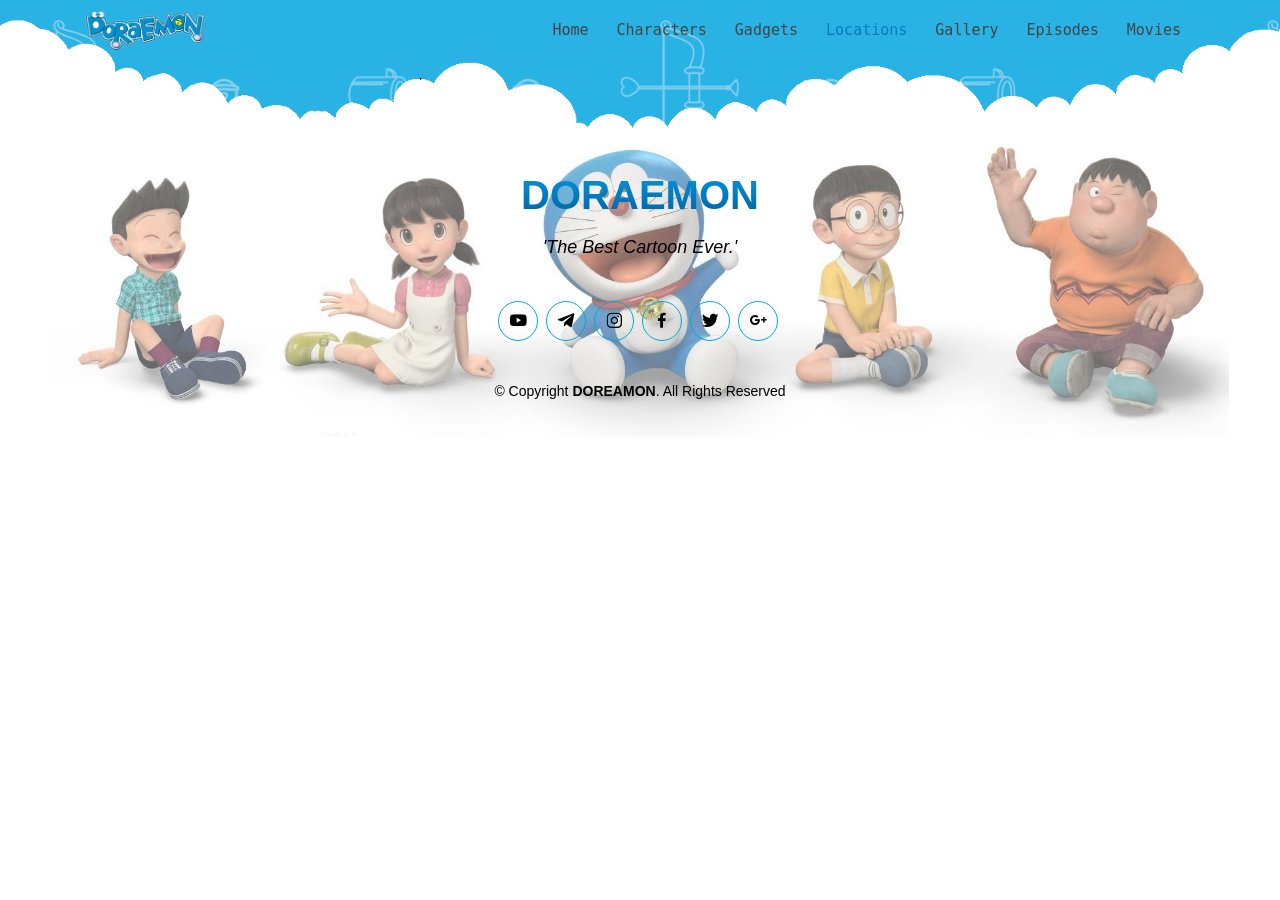
<file: assets/location.html>
<!DOCTYPE html>
<html lang="en">

<head>
    <meta charset="utf-8">
    <meta content="width=device-width, initial-scale=1.0" name="viewport">

    <title>Locations</title>
    <meta content="" name="descriptison">
    <meta content="" name="keywords">

    <!-- Favicons -->
    <link href="img/favicon.png" rel="icon">
    <link href="img/favicon.png" rel="apple-touch-icon">

    <!-- Vendor CSS Files -->
    <link href="vendor/bootstrap/css/bootstrap.min.css" rel="stylesheet">
    <link href="vendor/icofont/icofont.min.css" rel="stylesheet">
    <link href="vendor/boxicons/css/boxicons.min.css" rel="stylesheet">
    <link href="vendor/remixicon/remixicon.css" rel="stylesheet">
    <link href="vendor/venobox/venobox.css" rel="stylesheet">
    <link href="vendor/owl.carousel/assets/owl.carousel.min.css" rel="stylesheet">
    <link href="vendor/aos/aos.css" rel="stylesheet">

    <!-- Template Main CSS File -->
    <link href="css/nav-foot.css" rel="stylesheet">
</head>

<body>
    <!-- ======= Header ======= -->
    <header id="header" class="fixed-top d-flex align-items-center header-transparent">
        <div class="container d-flex align-items-center">

            <div class="logo mr-auto">
                <img src="img/logo.png" alt="">
            </div>

            <nav class="nav-menu d-none d-lg-block">
                <ul>
                    <li><a href="../index.html">Home</a></li>
                    <li><a href="characters.html">Characters</a></li>
                    <li><a href="gadgets.html">Gadgets</a></li>
                    <li class="activepage"><a href="#">Locations</a></li>
                    <li><a href="gadgets.html">Gallery</a></li>
                    <li><a href="episodes.html">Episodes</a></li>
                    <li><a href="movies.html">Movies</a></li>
                </ul>
            </nav><!-- .nav-menu -->

        </div>
    </header><!-- End Header -->
    
    <div class="img-footer"
        style="background: url(img/Gallery/gadgets/bg.png);background-repeat: repeat;background-position: center;background-size: contain;background-attachment: fixed;">
        <img src="img/footer_img.png" alt="">
    </div>

    <!-- ======= Footer ======= -->
    <footer id="footer">
        <div class="container">
            <h3>DORAEMON</h3>
            <p>'The Best Cartoon Ever.'</p>
            <div class="social-links">
                <a href="#" class="youtube"><i class="bx bxl-youtube"></i></a>
                <a href="#" class="telegram"><i class="bx bxl-telegram"></i></a>
                <a href="#" class="instagram"><i class="bx bxl-instagram"></i></a>
                <a href="#" class="facebook"><i class="bx bxl-facebook"></i></a>
                <a href="#" class="twitter"><i class="bx bxl-twitter"></i></a>
                <a href="#" class="google-plus"><i class="bx bxl-google-plus"></i></a>
            </div>
            <div class="copyright">
                &copy; Copyright <strong><span>DOREAMON</span></strong>. All Rights Reserved
            </div>
        </div>
    </footer><!-- End Footer -->

    <a href="#" class="back-to-top"><i class="icofont-simple-up"></i></a>

    <!-- Vendor JS Files -->
    <script src="vendor/jquery/jquery.min.js"></script>
    <script src="vendor/bootstrap/js/bootstrap.bundle.min.js"></script>
    <script src="vendor/jquery.easing/jquery.easing.min.js"></script>
    <script src="vendor/php-email-form/validate.js"></script>
    <script src="vendor/waypoints/jquery.waypoints.min.js"></script>
    <script src="vendor/isotope-layout/isotope.pkgd.min.js"></script>
    <script src="vendor/venobox/venobox.min.js"></script>
    <script src="vendor/owl.carousel/owl.carousel.min.js"></script>
    <script src="vendor/aos/aos.js"></script>

    <!-- Template Main JS File -->
    <script src="js/main.js"></script>

</body>

</html>
</file>
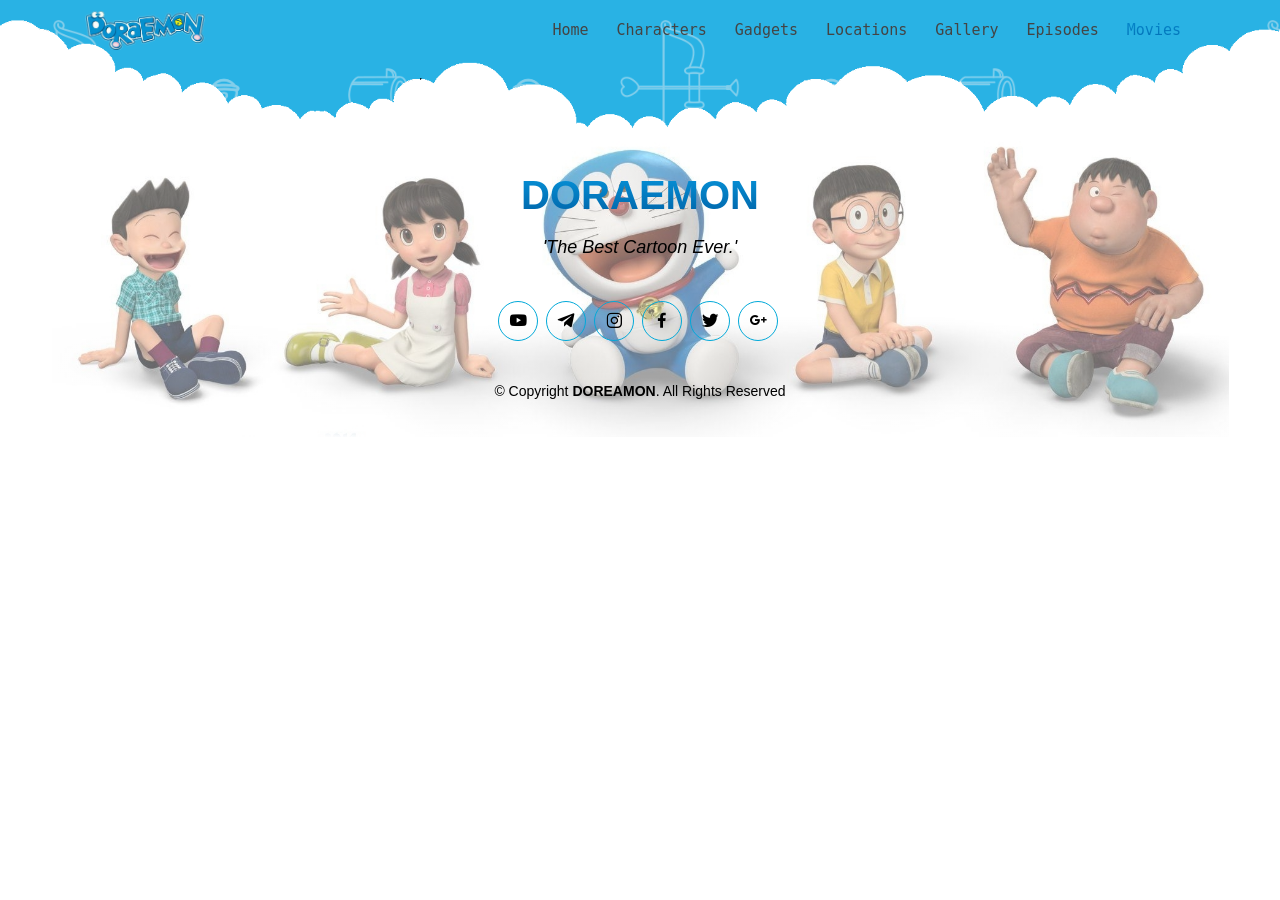
<file: assets/movies.html>
<!DOCTYPE html>
<html lang="en">

<head>
    <meta charset="utf-8">
    <meta content="width=device-width, initial-scale=1.0" name="viewport">

    <title>Movies</title>
    <meta content="" name="descriptison">
    <meta content="" name="keywords">

    <!-- Favicons -->
    <link href="img/favicon.png" rel="icon">
    <link href="img/favicon.png" rel="apple-touch-icon">

    <!-- Vendor CSS Files -->
    <link href="vendor/bootstrap/css/bootstrap.min.css" rel="stylesheet">
    <link href="vendor/icofont/icofont.min.css" rel="stylesheet">
    <link href="vendor/boxicons/css/boxicons.min.css" rel="stylesheet">
    <link href="vendor/remixicon/remixicon.css" rel="stylesheet">
    <link href="vendor/venobox/venobox.css" rel="stylesheet">
    <link href="vendor/owl.carousel/assets/owl.carousel.min.css" rel="stylesheet">
    <link href="vendor/aos/aos.css" rel="stylesheet">

    <!-- Template Main CSS File -->
    <link href="css/nav-foot.css" rel="stylesheet">
</head>

<body>
    <!-- ======= Header ======= -->
    <header id="header" class="fixed-top d-flex align-items-center header-transparent">
        <div class="container d-flex align-items-center">

            <div class="logo mr-auto">
                <img src="img/logo.png" alt="">
            </div>

            <nav class="nav-menu d-none d-lg-block">
                <ul>
                    <li><a href="../index.html">Home</a></li>
                    <li><a href="characters.html">Characters</a></li>
                    <li><a href="gadgets.html">Gadgets</a></li>
                    <li><a href="location.html">Locations</a></li>
                    <li><a href="gadgets.html">Gallery</a></li>
                    <li><a href="episodes.html">Episodes</a></li>
                    <li class="activepage"><a href="#">Movies</a></li>
                </ul>
            </nav><!-- .nav-menu -->

        </div>
    </header><!-- End Header -->

    <div class="img-footer"
        style="background: url(img/Gallery/gadgets/bg.png);background-repeat: repeat;background-position: center;background-size: contain;background-attachment: fixed;">
        <img src="img/footer_img.png" alt="">
    </div>

    <!-- ======= Footer ======= -->
    <footer id="footer">
        <div class="container">
            <h3>DORAEMON</h3>
            <p>'The Best Cartoon Ever.'</p>
            <div class="social-links">
                <a href="#" class="youtube"><i class="bx bxl-youtube"></i></a>
                <a href="#" class="telegram"><i class="bx bxl-telegram"></i></a>
                <a href="#" class="instagram"><i class="bx bxl-instagram"></i></a>
                <a href="#" class="facebook"><i class="bx bxl-facebook"></i></a>
                <a href="#" class="twitter"><i class="bx bxl-twitter"></i></a>
                <a href="#" class="google-plus"><i class="bx bxl-google-plus"></i></a>
            </div>
            <div class="copyright">
                &copy; Copyright <strong><span>DOREAMON</span></strong>. All Rights Reserved
            </div>
        </div>
    </footer><!-- End Footer -->

    <a href="#" class="back-to-top"><i class="icofont-simple-up"></i></a>

    <!-- Vendor JS Files -->
    <script src="vendor/jquery/jquery.min.js"></script>
    <script src="vendor/bootstrap/js/bootstrap.bundle.min.js"></script>
    <script src="vendor/jquery.easing/jquery.easing.min.js"></script>
    <script src="vendor/php-email-form/validate.js"></script>
    <script src="vendor/waypoints/jquery.waypoints.min.js"></script>
    <script src="vendor/isotope-layout/isotope.pkgd.min.js"></script>
    <script src="vendor/venobox/venobox.min.js"></script>
    <script src="vendor/owl.carousel/owl.carousel.min.js"></script>
    <script src="vendor/aos/aos.js"></script>

    <!-- Template Main JS File -->
    <script src="js/main.js"></script>

</body>

</html>
</file>
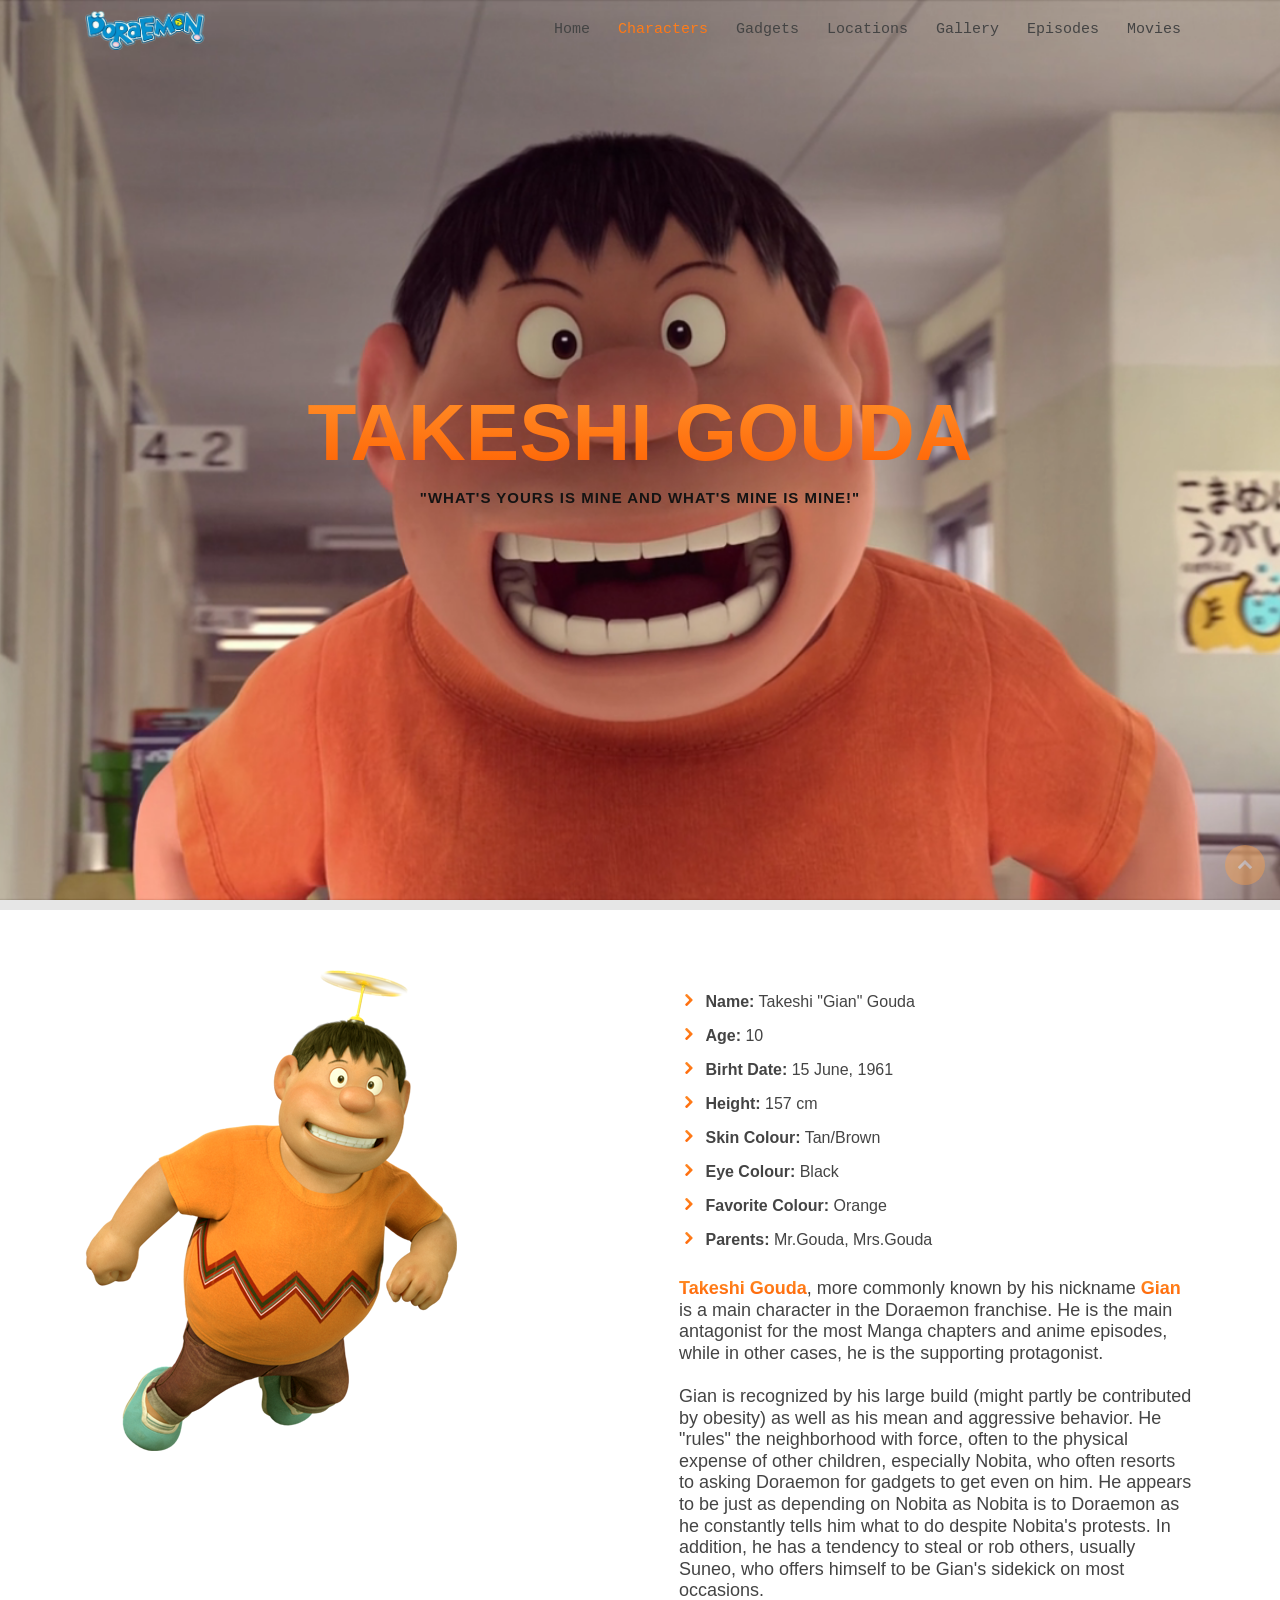
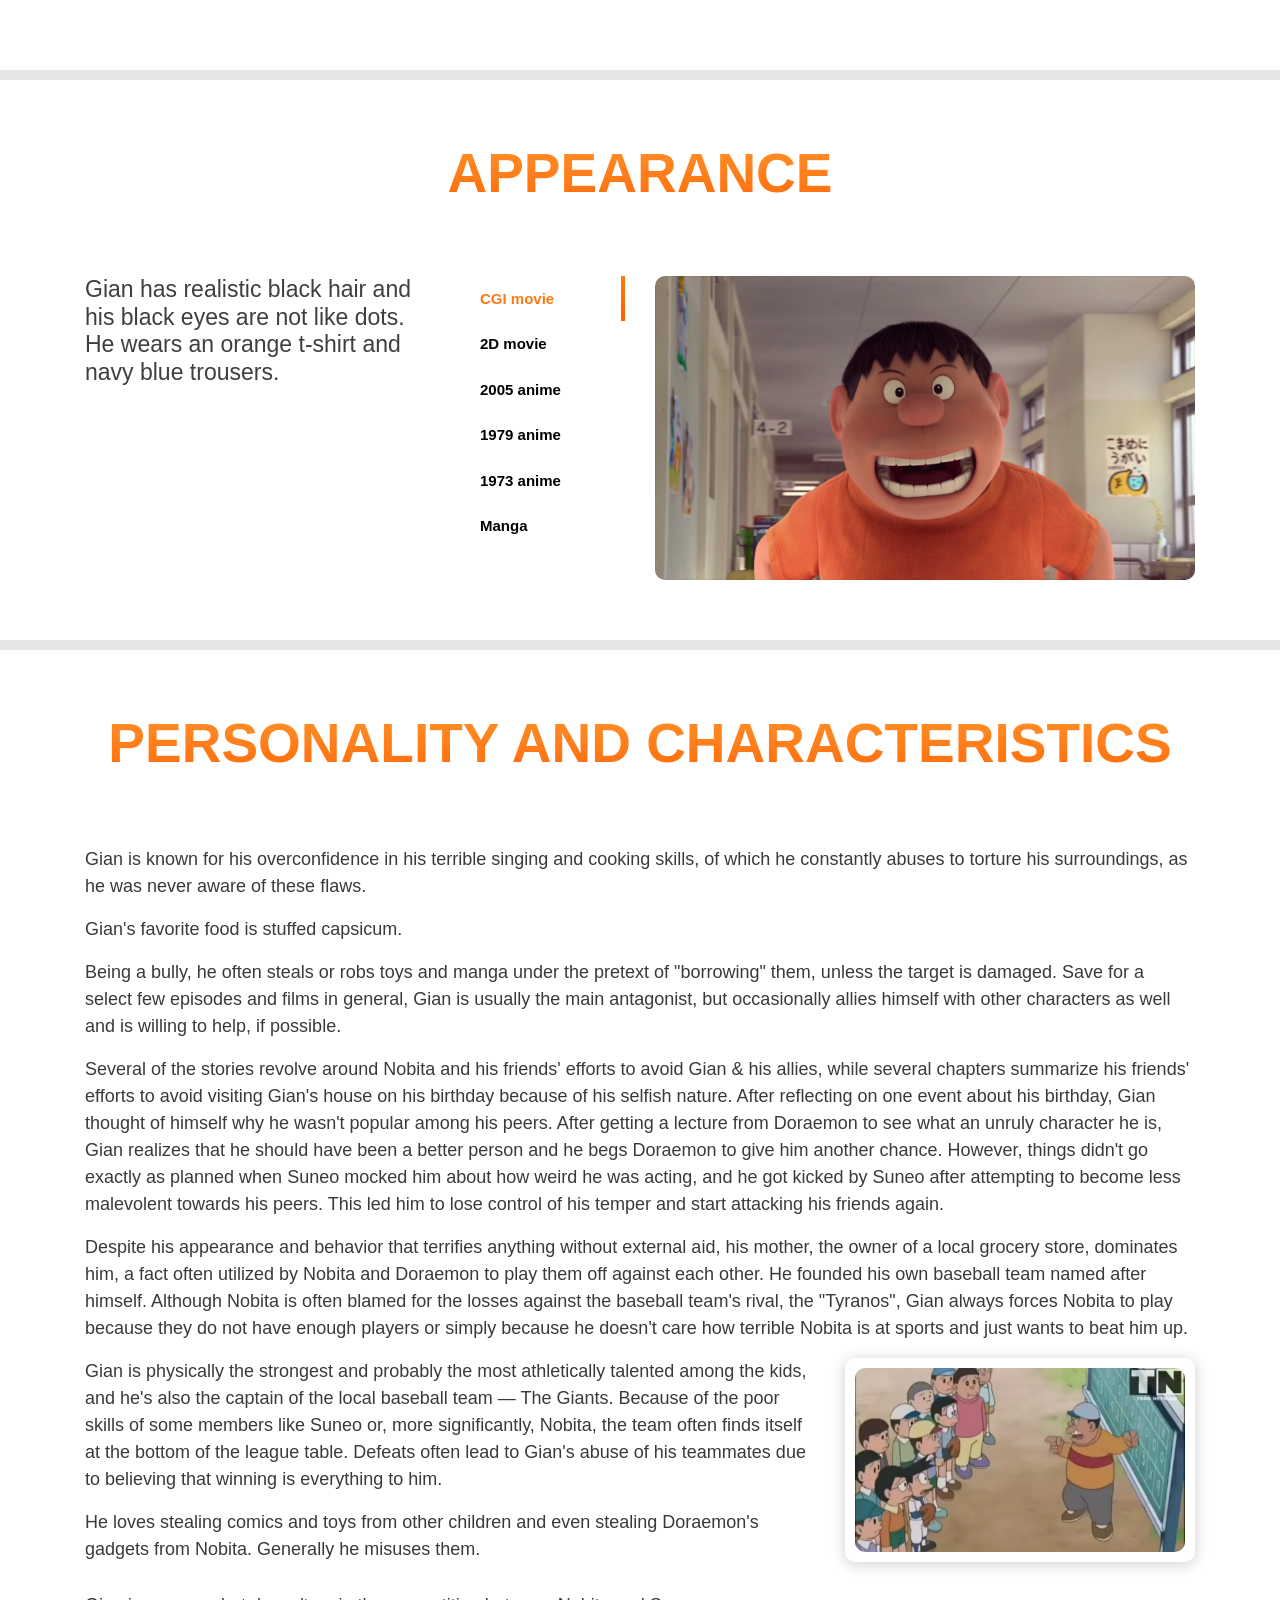
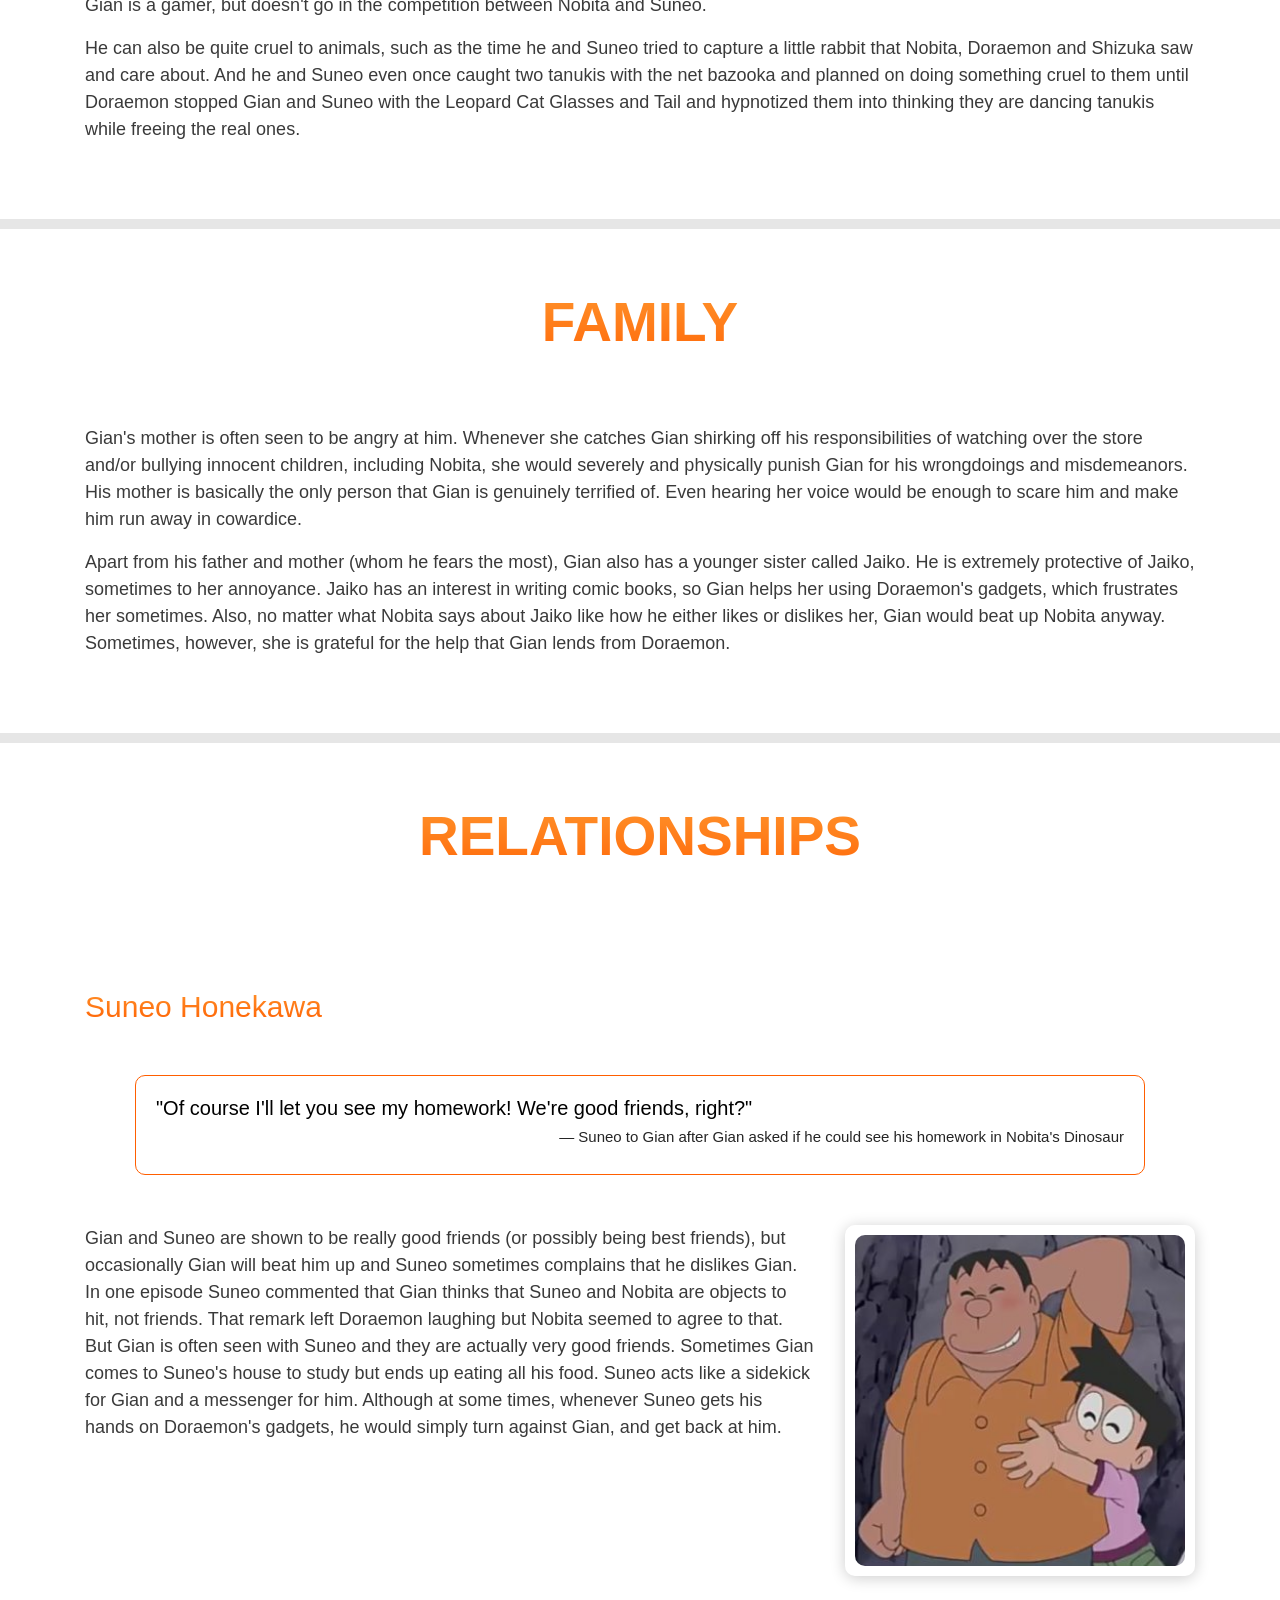
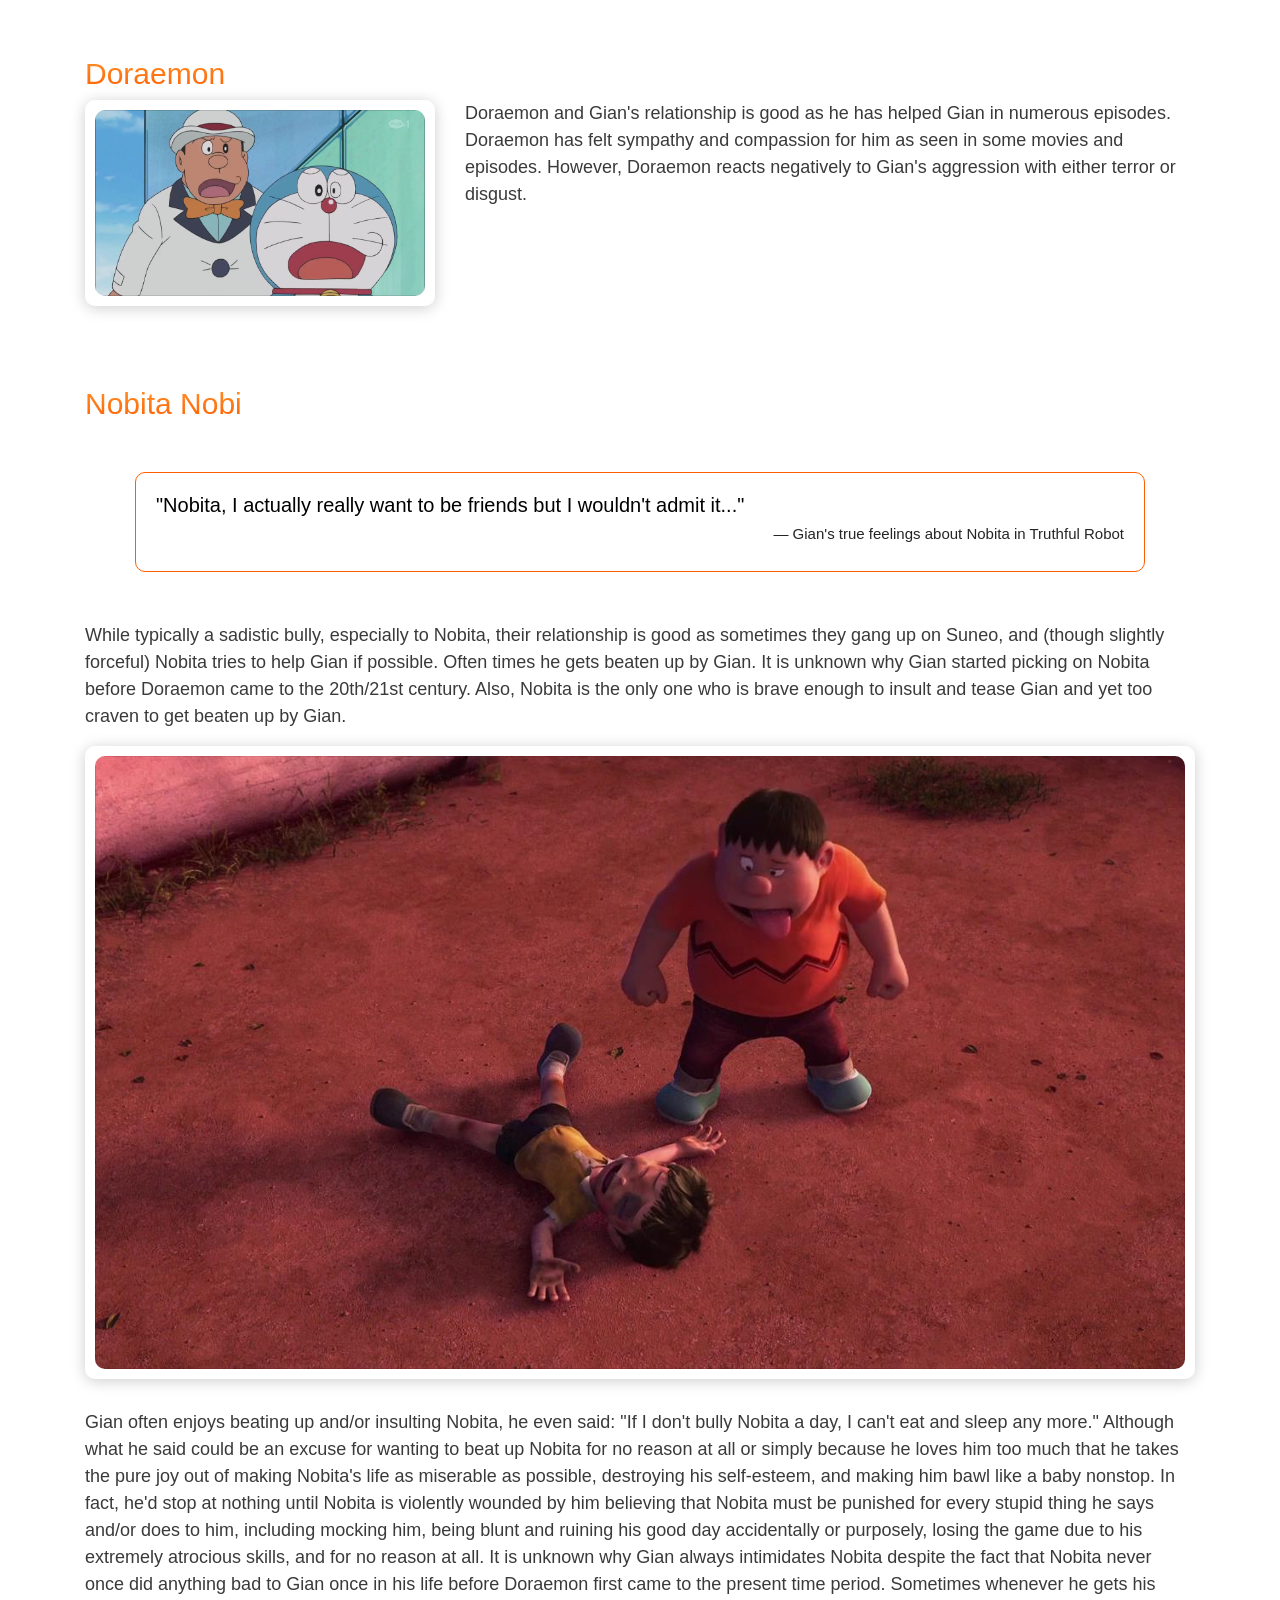
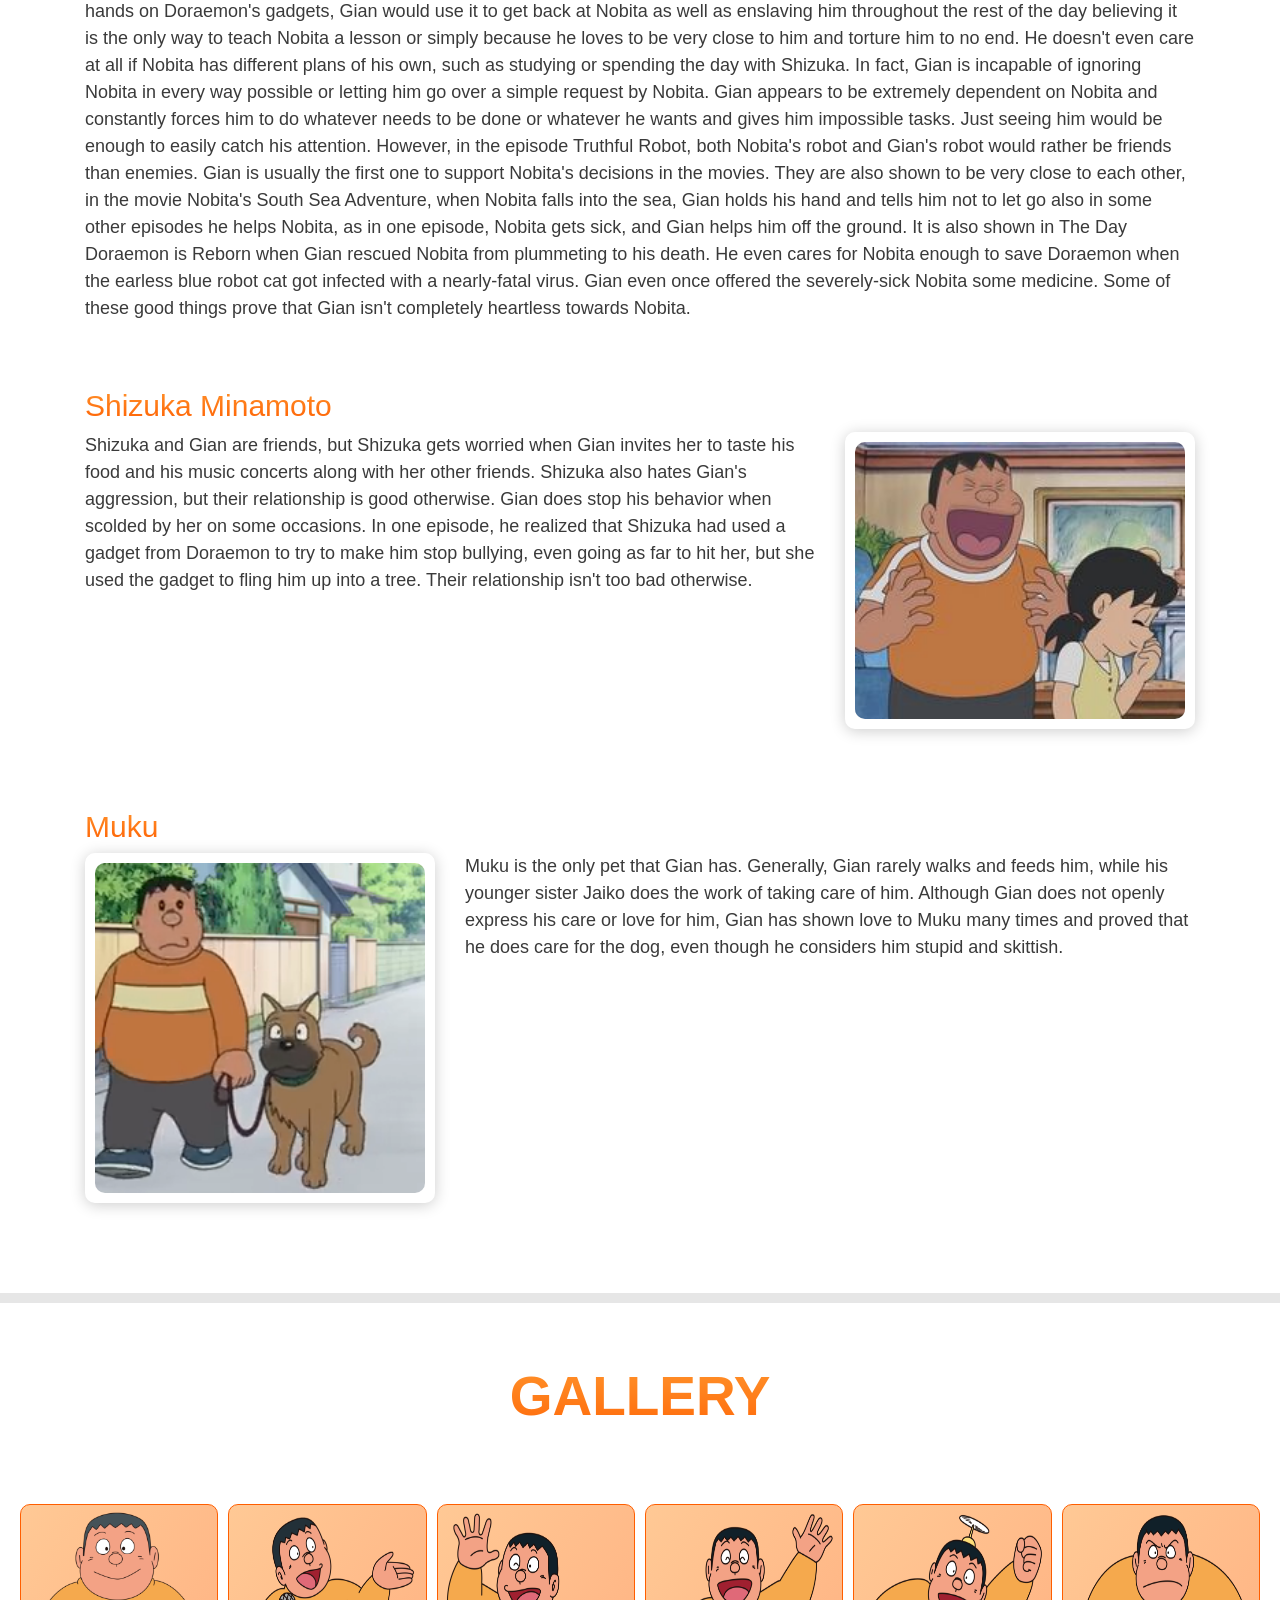
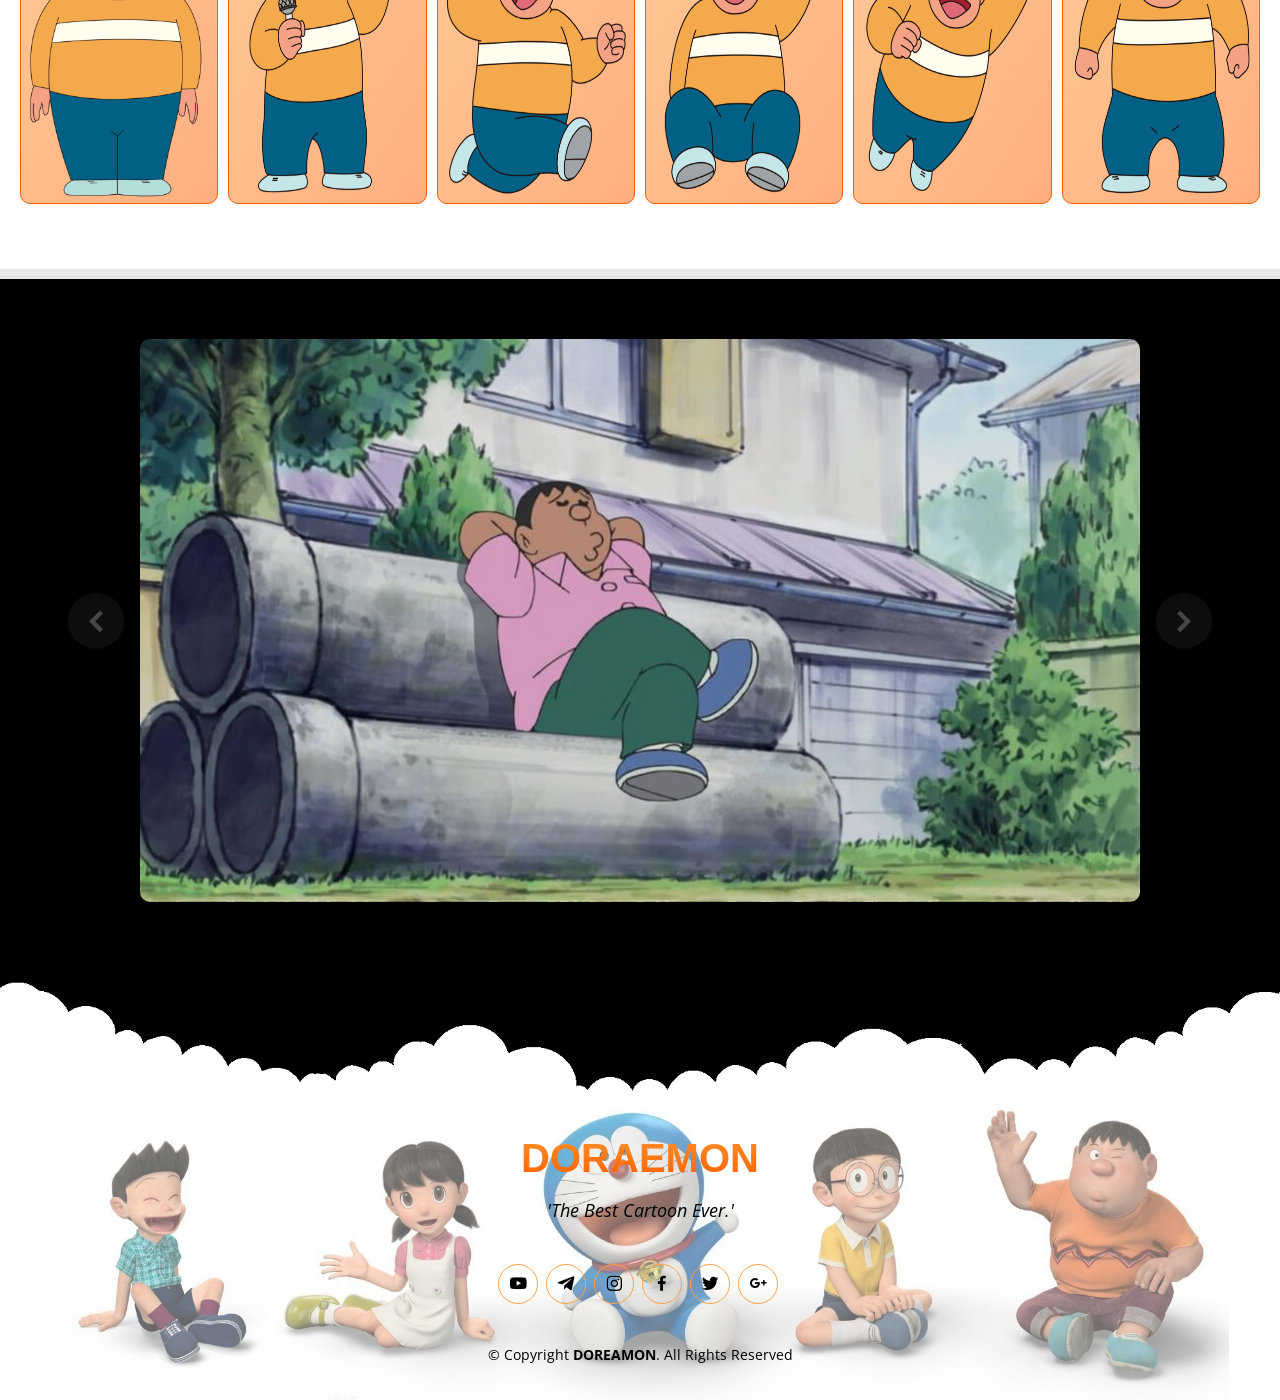
<file: assets/characters/gian.html>
<!DOCTYPE html>
<html lang="en">

<head>
    <meta charset="utf-8">
    <meta content="width=device-width, initial-scale=1.0" name="viewport">

    <title>Gian-Characters</title>
    <meta content="" name="description">
    <meta content="" name="keywords">

    <!-- Favicons -->
    <link href="../img/favicon.png" rel="icon">
    <link href="../img/favicon.png" rel="apple-touch-icon">

    <!-- Google Fonts -->
    <link
        href="https://fonts.googleapis.com/css?family=Open+Sans:300,300i,400,400i,600,600i,700,700i|Raleway:300,300i,400,400i,500,500i,600,600i,700,700i|Satisfy"
        rel="stylesheet">

    <!-- Vendor CSS Files -->
    <link href="../vendor/bootstrap/css/bootstrap.min.css" rel="stylesheet">
    <link href="../vendor/icofont/icofont.min.css" rel="stylesheet">
    <link href="../vendor/boxicons/css/boxicons.min.css" rel="stylesheet">
    <link href="../vendor/remixicon/remixicon.css" rel="stylesheet">
    <link href="../vendor/venobox/venobox.css" rel="stylesheet">
    <link href="../vendor/owl.carousel/assets/owl.carousel.min.css" rel="stylesheet">
    <link href="../vendor/aos/aos.css" rel="stylesheet">

    <!-- Template Main CSS File -->
    <link href="../css/nav-foot-gian.css" rel="stylesheet">
    <link href="../css/sub-characters.css" rel="stylesheet">
</head>

<body>
    <!-- ======= Header ======= -->
    <header id="header" class="fixed-top d-flex align-items-center header-transparent">
        <div class="container d-flex align-items-center">

            <div class="logo mr-auto">
                <img src="../img/logo.png" alt="">
            </div>

            <nav class="nav-menu d-none d-lg-block">
                <ul>
                    <li><a href="../../index.html">Home</a></li>
                    <li class="activepage"><a href="../characters.html">Characters</a></li>
                    <li><a href="../gadgets.html">Gadgets</a></li>
                    <li><a href="../location.html">Locations</a></li>
                    <li><a href="../gallery.html">Gallery</a></li>
                    <li><a href="../episodes.html">Episodes</a></li>
                    <li><a href="../movies.html">Movies</a></li>
                </ul>
            </nav><!-- .nav-menu -->

        </div>
    </header><!-- End Header -->

    <!-- ======= Hero Section ======= -->
    <section id="hero" style="background-image: url(../img/Gallery/characters-main/gian/gian_cgi.png);">
        <div class="hero-container gian" data-aos="zoom-in" data-aos-delay="400">
            <h1 class="glow">Takeshi Gouda</h1>
            <h3>"What's yours is mine and what's mine is mine!"</h3>
        </div>
    </section><!-- End Hero -->

    <main id="main">

        <!-- ======= About Me Section ======= -->
        <section id="about" class="about">
            <div class="container">

                <div class="row">
                    <div class="col-lg-6 col-md-6 d-flex align-items-stretch">
                        <div class="member" data-aos="zoom-in">
                            <div class="member-img">
                                <img src="../img/Gallery/characters-main/gian/gian_1.png" class="img-fluid" alt="">
                            </div>
                        </div>
                    </div>

                    <div class="col-lg-6 d-flex flex-column align-items-stretch">
                        <div class="content content-gian pl-lg-4 d-flex flex-column justify-content-center"
                            data-aos="zoom-in">
                            <ul>
                                <li><i class="icofont-rounded-right"></i> <strong>Name:</strong> Takeshi "Gian" Gouda
                                </li>
                                <li><i class="icofont-rounded-right"></i> <strong>Age:</strong> 10</li>
                                <li><i class="icofont-rounded-right"></i> <strong>Birht Date:</strong> 15 June, 1961
                                </li>
                                <li><i class="icofont-rounded-right"></i> <strong>Height:</strong> 157 cm</li>
                                <li><i class="icofont-rounded-right"></i> <strong>Skin Colour:</strong> Tan/Brown</li>
                                <li><i class="icofont-rounded-right"></i> <strong>Eye Colour:</strong> Black</li>
                                <li><i class="icofont-rounded-right"></i> <strong>Favorite Colour:</strong> Orange</li>
                                <li><i class="icofont-rounded-right"></i> <strong>Parents:</strong> Mr.Gouda, Mrs.Gouda
                                </li>
                            </ul>

                            <h2>
                                <strong>Takeshi Gouda</strong>, more commonly known by
                                his nickname <strong>Gian</strong> is a main character in the Doraemon franchise. He is
                                the main
                                antagonist for the most Manga chapters and anime episodes, while in other cases, he is
                                the supporting protagonist.<br><br>
                                Gian is recognized by his large build (might partly be contributed by obesity) as well
                                as his mean and aggressive behavior. He "rules" the neighborhood with force, often to
                                the physical expense of other children, especially Nobita, who often resorts to asking
                                Doraemon for gadgets to get even on him. He appears to be just as depending on Nobita as
                                Nobita is to Doraemon as he constantly tells him what to do despite Nobita's protests.
                                In addition, he has a tendency to steal or rob others, usually Suneo, who offers himself
                                to be Gian's sidekick on most occasions.
                            </h2>
                        </div>
                    </div>
                </div>

            </div>
        </section><!-- End About Me Section -->

        <!-- ======= Specials Section ======= -->
        <section id="specials" class="specials">
            <div class="container">

                <div class="section-title" data-aos="fade-up" data-aos-delay="400">
                    <h2>Appearance</h2>
                </div>

                <div class="row">
                    <div class="col-lg-4" data-aos="fade-up" data-aos-delay="400">
                        <h3>
                            Gian has realistic black hair and his black eyes are not like dots. He wears an orange
                            t-shirt and navy blue trousers.
                        </h3>
                    </div>
                    <div class="col-lg-2" data-aos="fade-up" data-aos-delay="400">
                        <ul class="nav nav-tabs flex-column gian">
                            <li class="nav-item">
                                <a class="nav-link active show" data-toggle="tab" href="#tab-1">CGI movie</a>
                            </li>
                            <li class="nav-item">
                                <a class="nav-link" data-toggle="tab" href="#tab-2">2D movie</a>
                            </li>
                            <li class="nav-item">
                                <a class="nav-link" data-toggle="tab" href="#tab-4">2005 anime</a>
                            </li>
                            <li class="nav-item">
                                <a class="nav-link" data-toggle="tab" href="#tab-6">1979 anime</a>
                            </li>
                            <li class="nav-item">
                                <a class="nav-link" data-toggle="tab" href="#tab-7">1973 anime</a>
                            </li>
                            <li class="nav-item">
                                <a class="nav-link" data-toggle="tab" href="#tab-8">Manga</a>
                            </li>
                        </ul>
                    </div>
                    <div class="col-lg-6 mt-4 mt-lg-0" data-aos="fade-up" data-aos-delay="400">
                        <div class="tab-content">
                            <div class="tab-pane active show" id="tab-1">
                                <div class="row">
                                    <div class="col-lg-12 text-center order-1 order-lg-2">
                                        <img src="../img/Gallery/characters-main/gian/gian_cgi.png" alt=""
                                            class="img-fluid">
                                    </div>
                                </div>
                            </div>
                            <div class="tab-pane" id="tab-2">
                                <div class="row">
                                    <div class="col-lg-12 text-center order-1 order-lg-2">
                                        <img src="../img/Gallery/characters-main/gian/Gian_2D.jpg" alt=""
                                            class="img-fluid">
                                    </div>
                                </div>
                            </div>
                            <div class="tab-pane" id="tab-4">
                                <div class="row">
                                    <div class="col-lg-12 text-center order-1 order-lg-2">
                                        <img src="../img/Gallery/characters-main/gian/gian_2005.png" alt=""
                                            class="img-fluid">
                                    </div>
                                </div>
                            </div>
                            <div class="tab-pane" id="tab-6">
                                <div class="row">
                                    <div class="col-lg-12 text-center order-1 order-lg-2">
                                        <img src="../img/Gallery/characters-main/gian/gian_1979.png" alt=""
                                            class="img-fluid">
                                    </div>
                                </div>
                            </div>
                            <div class="tab-pane" id="tab-7">
                                <div class="row">
                                    <div class="col-lg-12 text-center order-1 order-lg-2">
                                        <img src="../img/Gallery/characters-main/gian/gian_1973.jpg" alt=""
                                            class="img-fluid">
                                    </div>
                                </div>
                            </div>
                            <div class="tab-pane" id="tab-8">
                                <div class="row">
                                    <div class="col-lg-12 text-center order-1 order-lg-2">
                                        <img src="../img/Gallery/characters-main/gian/Gian_manga.jpg" alt=""
                                            class="img-fluid">
                                    </div>
                                </div>
                            </div>
                        </div>
                    </div>
                </div>

            </div>
        </section><!-- End Specials Section -->

        <!-- ======= My Services Section ======= -->
        <section id="services" class="services">
            <div class="container">

                <div class="section-title">
                    <h2>Personality and Characteristics</h2>
                </div>
                <div class="row">
                    <div class="col-lg-12">
                        <p>
                            Gian is known for his overconfidence in his terrible singing and cooking skills, of which he
                            constantly abuses to torture his surroundings, as he was never aware of these flaws.
                        </p>
                        <p>
                            Gian's favorite food is stuffed capsicum.
                        </p>
                        <p>
                            Being a bully, he often steals or robs toys and manga under the pretext of "borrowing" them,
                            unless the target is damaged. Save for a select few episodes and films in general, Gian is
                            usually the main antagonist, but occasionally allies himself with other characters as well
                            and is willing to help, if possible.
                        </p>
                        <p>
                            Several of the stories revolve around Nobita and his friends' efforts to avoid Gian & his
                            allies, while several chapters summarize his friends' efforts to avoid visiting Gian's house
                            on his birthday because of his selfish nature. After reflecting on one event about his
                            birthday, Gian thought of himself why he wasn't popular among his peers. After getting a
                            lecture from Doraemon to see what an unruly character he is, Gian realizes that he should
                            have been a better person and he begs Doraemon to give him another chance. However, things
                            didn't go exactly as planned when Suneo mocked him about how weird he was acting, and he got
                            kicked by Suneo after attempting to become less malevolent towards his peers. This led him
                            to lose control of his temper and start attacking his friends again.
                        </p>
                        <p>
                            Despite his appearance and behavior that terrifies anything without external aid, his
                            mother, the owner of a local grocery store, dominates him, a fact often utilized by Nobita
                            and Doraemon to play them off against each other. He founded his own baseball team named
                            after himself. Although Nobita is often blamed for the losses against the baseball team's
                            rival, the "Tyranos", Gian always forces Nobita to play because they do not have enough
                            players or simply because he doesn't care how terrible Nobita is at sports and just wants to
                            beat him up.
                        </p>
                    </div>

                    <div class="col-lg-8">
                        <p>
                            Gian is physically the strongest and probably the most athletically talented among the kids,
                            and he's also the captain of the local baseball team — The Giants. Because of the poor
                            skills of some members like Suneo or, more significantly, Nobita, the team often finds
                            itself at the bottom of the league table. Defeats often lead to Gian's abuse of his
                            teammates due to believing that winning is everything to him.
                        </p>
                        <p>
                            He loves stealing comics and toys from other children and even stealing Doraemon's gadgets
                            from Nobita. Generally he misuses them.
                        </p>
                    </div>

                    <div class="col-lg-4">
                        <div class="image">
                            <img src="../img/Gallery/characters-main/gian/Giants_baseball.jpg" alt="" class="img-fluid">
                        </div>
                    </div>

                    <div class="col-lg-12">
                        <p>
                            Gian is a gamer, but doesn't go in the competition between Nobita and Suneo.
                        </p>
                        <p>
                            He can also be quite cruel to animals, such as the time he and Suneo tried to capture a
                            little rabbit that Nobita, Doraemon and Shizuka saw and care about. And he and Suneo even
                            once caught two tanukis with the net bazooka and planned on doing something cruel to them
                            until Doraemon stopped Gian and Suneo with the Leopard Cat Glasses and Tail and hypnotized
                            them into thinking they are dancing tanukis while freeing the real ones.
                        </p>
                    </div>
                </div>

            </div>
        </section><!-- End My Services Section -->

        <!-- ======= My Services Section ======= -->
        <section id="services" class="services">
            <div class="container">

                <div class="section-title">
                    <h2>Family</h2>
                </div>
                <div class="row">
                    <div class="col-lg-12">
                        <p>
                            Gian's mother is often seen to be angry at him. Whenever she catches Gian shirking off his
                            responsibilities of watching over the store and/or bullying innocent children, including
                            Nobita, she would severely and physically punish Gian for his wrongdoings and misdemeanors.
                            His mother is basically the only person that Gian is genuinely terrified of. Even hearing
                            her voice would be enough to scare him and make him run away in cowardice.
                        </p>
                        <p>
                            Apart from his father and mother (whom he fears the most), Gian also has a younger sister
                            called Jaiko. He is extremely protective of Jaiko, sometimes to her annoyance. Jaiko has an
                            interest in writing comic books, so Gian helps her using Doraemon's gadgets, which
                            frustrates her sometimes. Also, no matter what Nobita says about Jaiko like how he either
                            likes or dislikes her, Gian would beat up Nobita anyway. Sometimes, however, she is grateful
                            for the help that Gian lends from Doraemon.
                        </p>
                    </div>
                </div>

            </div>
        </section><!-- End My Services Section -->

        <!-- ======= Relationships Section ======= -->
        <section id="services" class="services">
            <div class="container">

                <div class="section-title">
                    <h2>Relationships</h2>
                </div>

                <div class="gian">
                    <h3>Suneo Honekawa</h3>
                </div>

                <div class="discription-gian">
                    <h4>
                        "Of course I'll let you see my homework! We're good friends, right?"
                    </h4>
                    <div class="from">
                        <h5>— Suneo to Gian after Gian asked if he could see his homework in Nobita's Dinosaur</h5>
                    </div>
                </div>

                <div class="row">
                    <div class="col-lg-8">
                        <p>
                            Gian and Suneo are shown to be really good friends (or possibly being best friends), but
                            occasionally Gian will beat him up and Suneo sometimes complains that he dislikes Gian. In
                            one episode Suneo commented that Gian thinks that Suneo and Nobita are objects to hit, not
                            friends. That remark left Doraemon laughing but Nobita seemed to agree to that. But Gian is
                            often seen with Suneo and they are actually very good friends. Sometimes Gian comes to
                            Suneo's house to study but ends up eating all his food. Suneo acts like a sidekick for Gian
                            and a messenger for him. Although at some times, whenever Suneo gets his hands on Doraemon's
                            gadgets, he would simply turn against Gian, and get back at him.
                        </p>
                    </div>

                    <div class="col-lg-4">
                        <div class="image">
                            <img src="../img/Gallery/characters_relation/gian-suneo_2.jpg" alt="" class="img-fluid">
                        </div>
                    </div>
                </div>

                <div class="gian">
                    <h3>Doraemon</h3>
                </div>

                <div class="row">
                    <div class="col-lg-4">
                        <div class="image">
                            <img src="../img/Gallery/characters_relation/doraemon-gian_1.jpg" alt="" class="img-fluid">
                        </div>
                    </div>

                    <div class="col-lg-8">
                        <p>
                            Doraemon and Gian's relationship is good as he has helped Gian in numerous episodes.
                            Doraemon
                            has felt sympathy and compassion for him as seen in some movies and episodes. However,
                            Doraemon reacts negatively to Gian's aggression with either terror or disgust.
                        </p>
                    </div>
                </div>

                <div class="gian">
                    <h3>Nobita Nobi</h3>
                </div>

                <div class="discription-gian">
                    <h4>
                        "Nobita, I actually really want to be friends but I wouldn't admit it..."
                    </h4>
                    <div class="from">
                        <h5>— Gian's true feelings about Nobita in Truthful Robot</h5>
                    </div>
                </div>

                <div class="row">
                    <div class="col-lg-12">
                        <p>
                            While typically a sadistic bully, especially to Nobita, their relationship is good as
                            sometimes they gang up on Suneo, and (though slightly forceful) Nobita tries to help Gian if
                            possible. Often times he gets beaten up by Gian. It is unknown why Gian started picking on
                            Nobita before Doraemon came to the 20th/21st century. Also, Nobita is the only one who is
                            brave enough to insult and tease Gian and yet too craven to get beaten up by Gian.
                        </p>
                    </div>

                    <div class="col-lg-12">
                        <div class="image">
                            <img src="../img/Gallery/characters_relation/gian-nobita_2.jpg" alt="" class="img-fluid">
                        </div>
                    </div>

                    <div class="col-lg-12">
                        <p>
                            Gian often enjoys beating up and/or insulting Nobita, he even said: "If I don't bully Nobita
                            a day, I can't eat and sleep any more." Although what he said could be an excuse for wanting
                            to beat up Nobita for no reason at all or simply because he loves him too much that he takes
                            the pure joy out of making Nobita's life as miserable as possible, destroying his
                            self-esteem, and making him bawl like a baby nonstop. In fact, he'd stop at nothing until
                            Nobita is violently wounded by him believing that Nobita must be punished for every stupid
                            thing he says and/or does to him, including mocking him, being blunt and ruining his good
                            day accidentally or purposely, losing the game due to his extremely atrocious skills, and
                            for no reason at all. It is unknown why Gian always intimidates Nobita despite the fact that
                            Nobita never once did anything bad to Gian once in his life before Doraemon first came to
                            the present time period. Sometimes whenever he gets his hands on Doraemon's gadgets, Gian
                            would use it to get back at Nobita as well as enslaving him throughout the rest of the day
                            believing it is the only way to teach Nobita a lesson or simply because he loves to be very
                            close to him and torture him to no end. He doesn't even care at all if Nobita has different
                            plans of his own, such as studying or spending the day with Shizuka. In fact, Gian is
                            incapable of ignoring Nobita in every way possible or letting him go over a simple request
                            by Nobita. Gian appears to be extremely dependent on Nobita and constantly forces him to do
                            whatever needs to be done or whatever he wants and gives him impossible tasks. Just seeing
                            him would be enough to easily catch his attention. However, in the episode Truthful Robot,
                            both Nobita's robot and Gian's robot would rather be friends than enemies. Gian is usually
                            the first one to support Nobita's decisions in the movies. They are also shown to be very
                            close to each other, in the movie Nobita's South Sea Adventure, when Nobita falls into the
                            sea, Gian holds his hand and tells him not to let go also in some other episodes he helps
                            Nobita, as in one episode, Nobita gets sick, and Gian helps him off the ground. It is also
                            shown in The Day Doraemon is Reborn when Gian rescued Nobita from plummeting to his death.
                            He even cares for Nobita enough to save Doraemon when the earless blue robot cat got
                            infected with a nearly-fatal virus. Gian even once offered the severely-sick Nobita some
                            medicine. Some of these good things prove that Gian isn't completely heartless towards
                            Nobita.
                        </p>
                    </div>
                </div>

                <div class="gian">
                    <h3>Shizuka Minamoto</h3>
                </div>

                <div class="row">
                    <div class="col-lg-8">
                        <p>
                            Shizuka and Gian are friends, but Shizuka gets worried when Gian invites her to taste his
                            food and his music concerts along with her other friends. Shizuka also hates Gian's
                            aggression, but their relationship is good otherwise. Gian does stop his behavior when
                            scolded by her on some occasions. In one episode, he realized that Shizuka had used a gadget
                            from Doraemon to try to make him stop bullying, even going as far to hit her, but she used
                            the gadget to fling him up into a tree. Their relationship isn't too bad otherwise.
                        </p>
                    </div>

                    <div class="col-lg-4">
                        <div class="image">
                            <img src="../img/Gallery/characters_relation/Gian-Shizuka_1.jpg" alt="" class="img-fluid">
                        </div>
                    </div>
                </div>

                <div class="gian">
                    <h3>Muku</h3>
                </div>

                <div class="row">
                    <div class="col-lg-4">
                        <div class="image">
                            <img src="../img/Gallery/characters/Muku.png" alt="" class="img-fluid">
                        </div>
                    </div>

                    <div class="col-lg-8">
                        <p>
                            Muku is the only pet that Gian has. Generally, Gian rarely walks and feeds him, while his
                            younger sister Jaiko does the work of taking care of him. Although Gian does not openly
                            express his care or love for him, Gian has shown love to Muku many times and proved that he
                            does care for the dog, even though he considers him stupid and skittish.
                        </p>
                    </div>
                </div>

            </div>
        </section><!-- End Relationships Section -->

        <!-- ======= Gallery-non-enteractive Section ======= -->
        <section id="gallery-non-enteractive" class="gallery-non-enteractive">
            <div class="container-fluid">

                <div class="section-title">
                    <h2>Gallery</h2>
                </div>

                <div class="row no-gutters gian">

                    <div class="col-lg-2 col-md-4">
                        <div class="gallery-item">
                            <img src="../img/Gallery/characters-main/gian/gian_png_1.png" alt="" class="img-fluid">
                        </div>
                    </div>

                    <div class="col-lg-2 col-md-4">
                        <div class="gallery-item">
                            <img src="../img/Gallery/characters-main/gian/gian_png_2.png" alt="" class="img-fluid">
                        </div>
                    </div>

                    <div class="col-lg-2 col-md-4">
                        <div class="gallery-item">
                            <img src="../img/Gallery/characters-main/gian/gian_png_3.png" alt="" class="img-fluid">
                        </div>
                    </div>

                    <div class="col-lg-2 col-md-4">
                        <div class="gallery-item">
                            <img src="../img/Gallery/characters-main/gian/gian_png_4.png" alt="" class="img-fluid">
                        </div>
                    </div>

                    <div class="col-lg-2 col-md-4">
                        <div class="gallery-item">
                            <img src="../img/Gallery/characters-main/gian/gian_png_5.png" alt="" class="img-fluid">
                        </div>
                    </div>

                    <div class="col-lg-2 col-md-4">
                        <div class="gallery-item">
                            <img src="../img/Gallery/characters-main/gian/gian_png_6.png" alt="" class="img-fluid">
                        </div>
                    </div>

                </div>

            </div>
        </section><!-- End Gallery-non-enteractive Section -->

        <!-- ======= Gallery Section ======= -->
        <!--<section id="gallery" class="gallery">
            <div class="container-fluid">

                <div class="row no-gutters">

                    <div class="col-lg-3 col-md-4">
                        <div class="gallery-item">
                            <a href="#" class="venobox" data-gall="gallery-item">
                                <img src="#" alt="" class="img-fluid">
                            </a>
                        </div>
                    </div>

                </div>

            </div>
        </section>-->
        <!-- End Gallery Section -->

        <!-- ======= slide Section ======= -->
        <section id="hero slide" class="slide" style="background: #000;">
            <div class="hero-container">

                <div id="heroCarousel" class="carousel slide carousel-fade" data-ride="carousel">

                    <ol class="carousel-indicators" id="hero-carousel-indicators"></ol>

                    <div class="carousel-inner" role="listbox">

                        <!-- Slide 1 -->
                        <div class="carousel-item active">
                            <div class="carousel-container">
                                <div class="carousel-content">
                                    <img src="../img/Gallery/characters-main/gian/gian_6.jpg"
                                        alt="" class="img-fluid">
                                </div>
                            </div>
                        </div>

                        <!-- Slide 2 -->
                        <div class="carousel-item">
                            <div class="carousel-container">
                                <div class="carousel-content">
                                    <img src="../img/Gallery/characters-main/gian/gian_7.jpg"
                                        alt="" class="img-fluid">
                                </div>
                            </div>
                        </div>

                        <!-- Slide 3 -->
                        <div class="carousel-item">
                            <div class="carousel-container">
                                <div class="carousel-content">
                                    <img src="../img/Gallery/characters-main/gian/gian_2.png"
                                        alt="" class="img-fluid">
                                </div>
                            </div>
                        </div>

                        <!-- Slide 4 -->
                        <div class="carousel-item">
                            <div class="carousel-container">
                                <div class="carousel-content">
                                    <img src="../img/Gallery/characters-main/gian/gian_3.png"
                                        alt="" class="img-fluid">
                                </div>
                            </div>
                        </div>

                        <!-- Slide 5 -->
                        <div class="carousel-item">
                            <div class="carousel-container">
                                <div class="carousel-content">
                                    <img src="../img/Gallery/characters-main/gian/gian_4.png"
                                        alt="" class="img-fluid">
                                </div>
                            </div>
                        </div>

                        <!-- Slide 6 -->
                        <div class="carousel-item">
                            <div class="carousel-container">
                                <div class="carousel-content">
                                    <img src="../img/Gallery/characters-main/gian/gian_5.png"
                                        alt="" class="img-fluid">
                                </div>
                            </div>
                        </div>

                        <!-- Slide 7 -->
                        <div class="carousel-item">
                            <div class="carousel-container">
                                <div class="carousel-content">
                                    <img src="../img/Gallery/movies/Doraemon_Nobitas_Space_Heroes/gian.png"
                                        alt="" class="img-fluid">
                                </div>
                            </div>
                        </div>

                        <!-- Slide 8 -->
                        <div class="carousel-item">
                            <div class="carousel-container">
                                <div class="carousel-content">
                                    <img src="../img/Gallery/movies/Doraemon_Nobitas_Space_Heroes/tumblr_o0nctrjsRd1uupygdo4_r1_500.gif"
                                        alt="" class="img-fluid">
                                </div>
                            </div>
                        </div>

                    </div>

                    <a class="carousel-control-prev" href="#heroCarousel" role="button" data-slide="prev">
                        <span class="carousel-control-prev-icon icofont-simple-left" aria-hidden="true"></span>
                        <span class="sr-only">Previous</span>
                    </a>

                    <a class="carousel-control-next" href="#heroCarousel" role="button" data-slide="next">
                        <span class="carousel-control-next-icon icofont-simple-right" aria-hidden="true"></span>
                        <span class="sr-only">Next</span>
                    </a>

                </div>
            </div>
        </section>
        <!-- End slide -->

    </main><!-- End #main -->

    <div class="img-footer"
        style="background: #000;">
        <img src="../img/footer_img.png" alt="">
    </div>

    <!-- ======= Footer ======= -->
    <footer id="footer">
        <div class="container">
            <h3>DORAEMON</h3>
            <p>'The Best Cartoon Ever.'</p>
            <div class="social-links">
                <a href="#" class="youtube"><i class="bx bxl-youtube"></i></a>
                <a href="#" class="telegram"><i class="bx bxl-telegram"></i></a>
                <a href="#" class="instagram"><i class="bx bxl-instagram"></i></a>
                <a href="#" class="facebook"><i class="bx bxl-facebook"></i></a>
                <a href="#" class="twitter"><i class="bx bxl-twitter"></i></a>
                <a href="#" class="google-plus"><i class="bx bxl-google-plus"></i></a>
            </div>
            <div class="copyright">
                &copy; Copyright <strong><span>DOREAMON</span></strong>. All Rights Reserved
            </div>
        </div>
    </footer><!-- End Footer -->

    <a href="#" class="back-to-top"><i class="icofont-simple-up"></i></a>

    <!-- Vendor JS Files -->
    <script src="../vendor/jquery/jquery.min.js"></script>
    <script src="../vendor/bootstrap/js/bootstrap.bundle.min.js"></script>
    <script src="../vendor/jquery.easing/jquery.easing.min.js"></script>
    <script src="../vendor/php-email-form/validate.js"></script>
    <script src="../vendor/waypoints/jquery.waypoints.min.js"></script>
    <script src="../vendor/isotope-layout/isotope.pkgd.min.js"></script>
    <script src="../vendor/venobox/venobox.min.js"></script>
    <script src="../vendor/owl.carousel/owl.carousel.min.js"></script>
    <script src="../vendor/aos/aos.js"></script>

    <!-- Template Main JS File -->
    <script src="../js/main.js"></script>

</body>

</html>
</file>
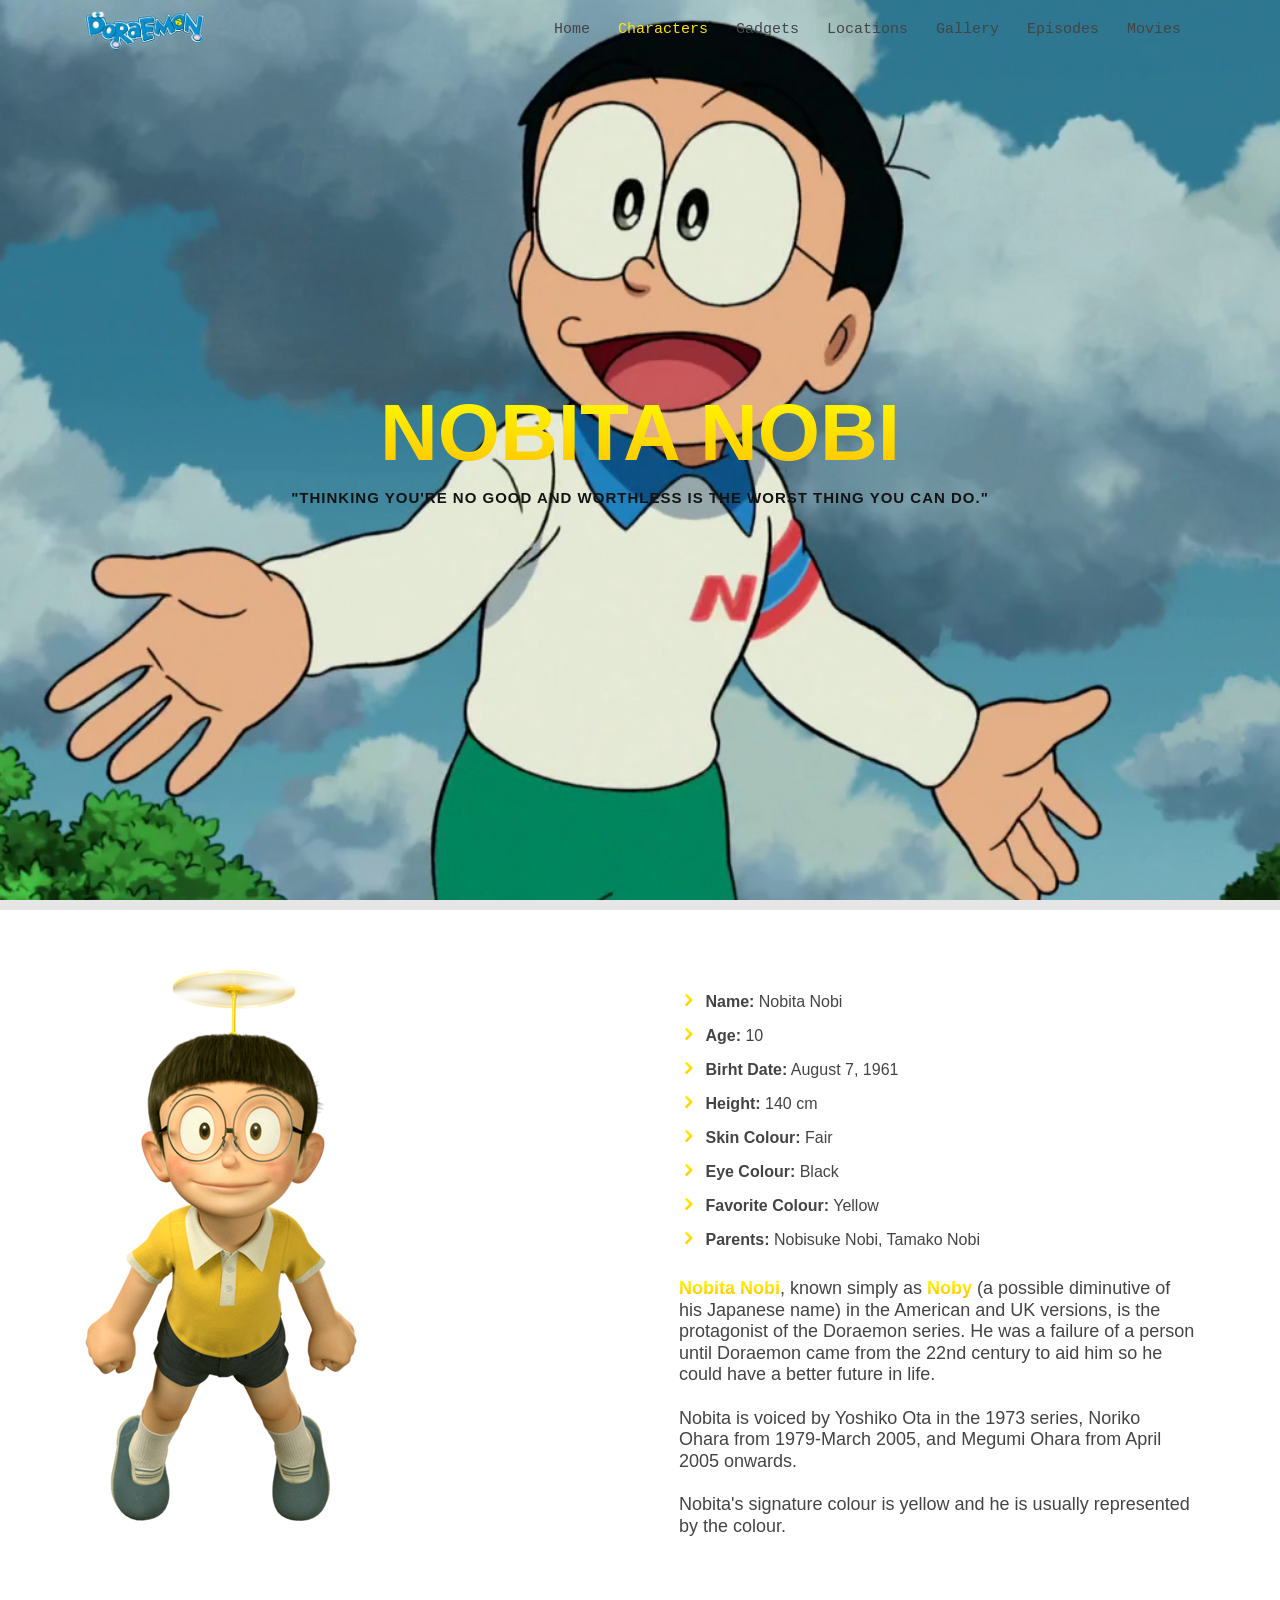
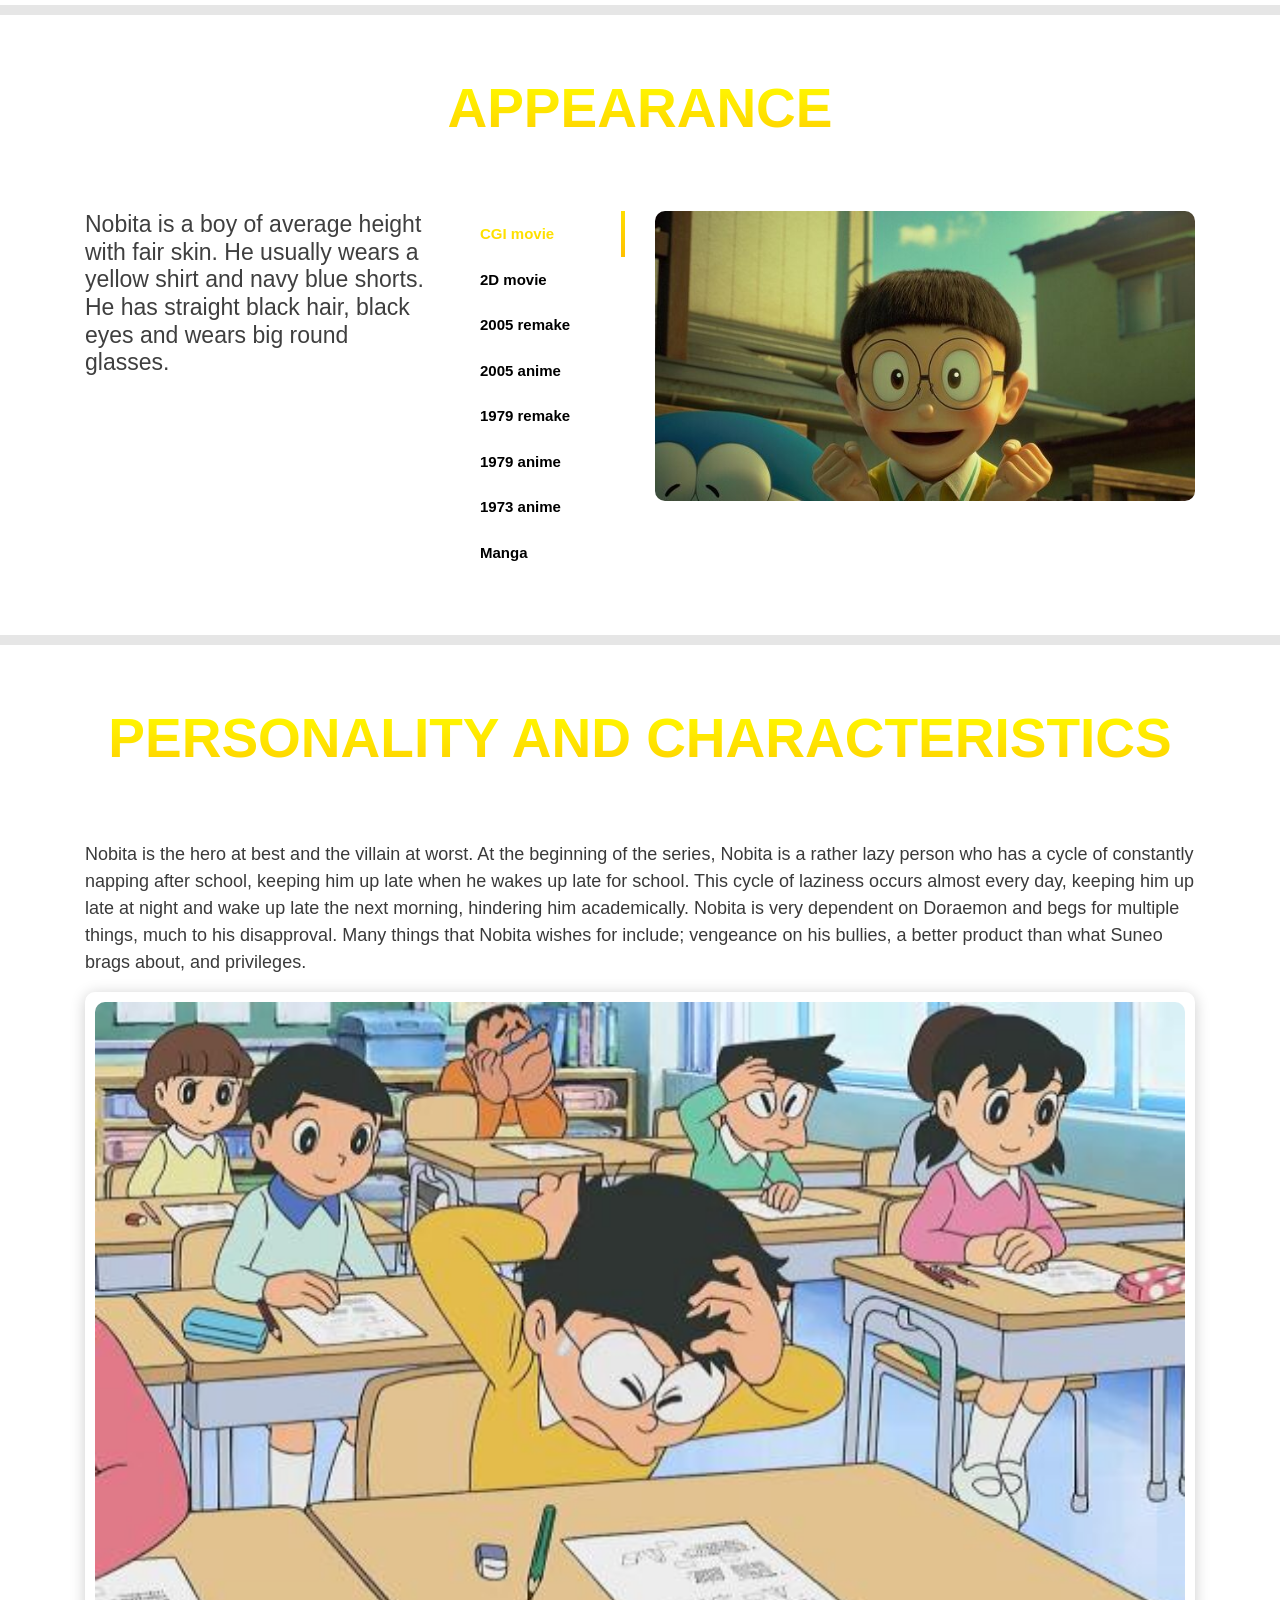
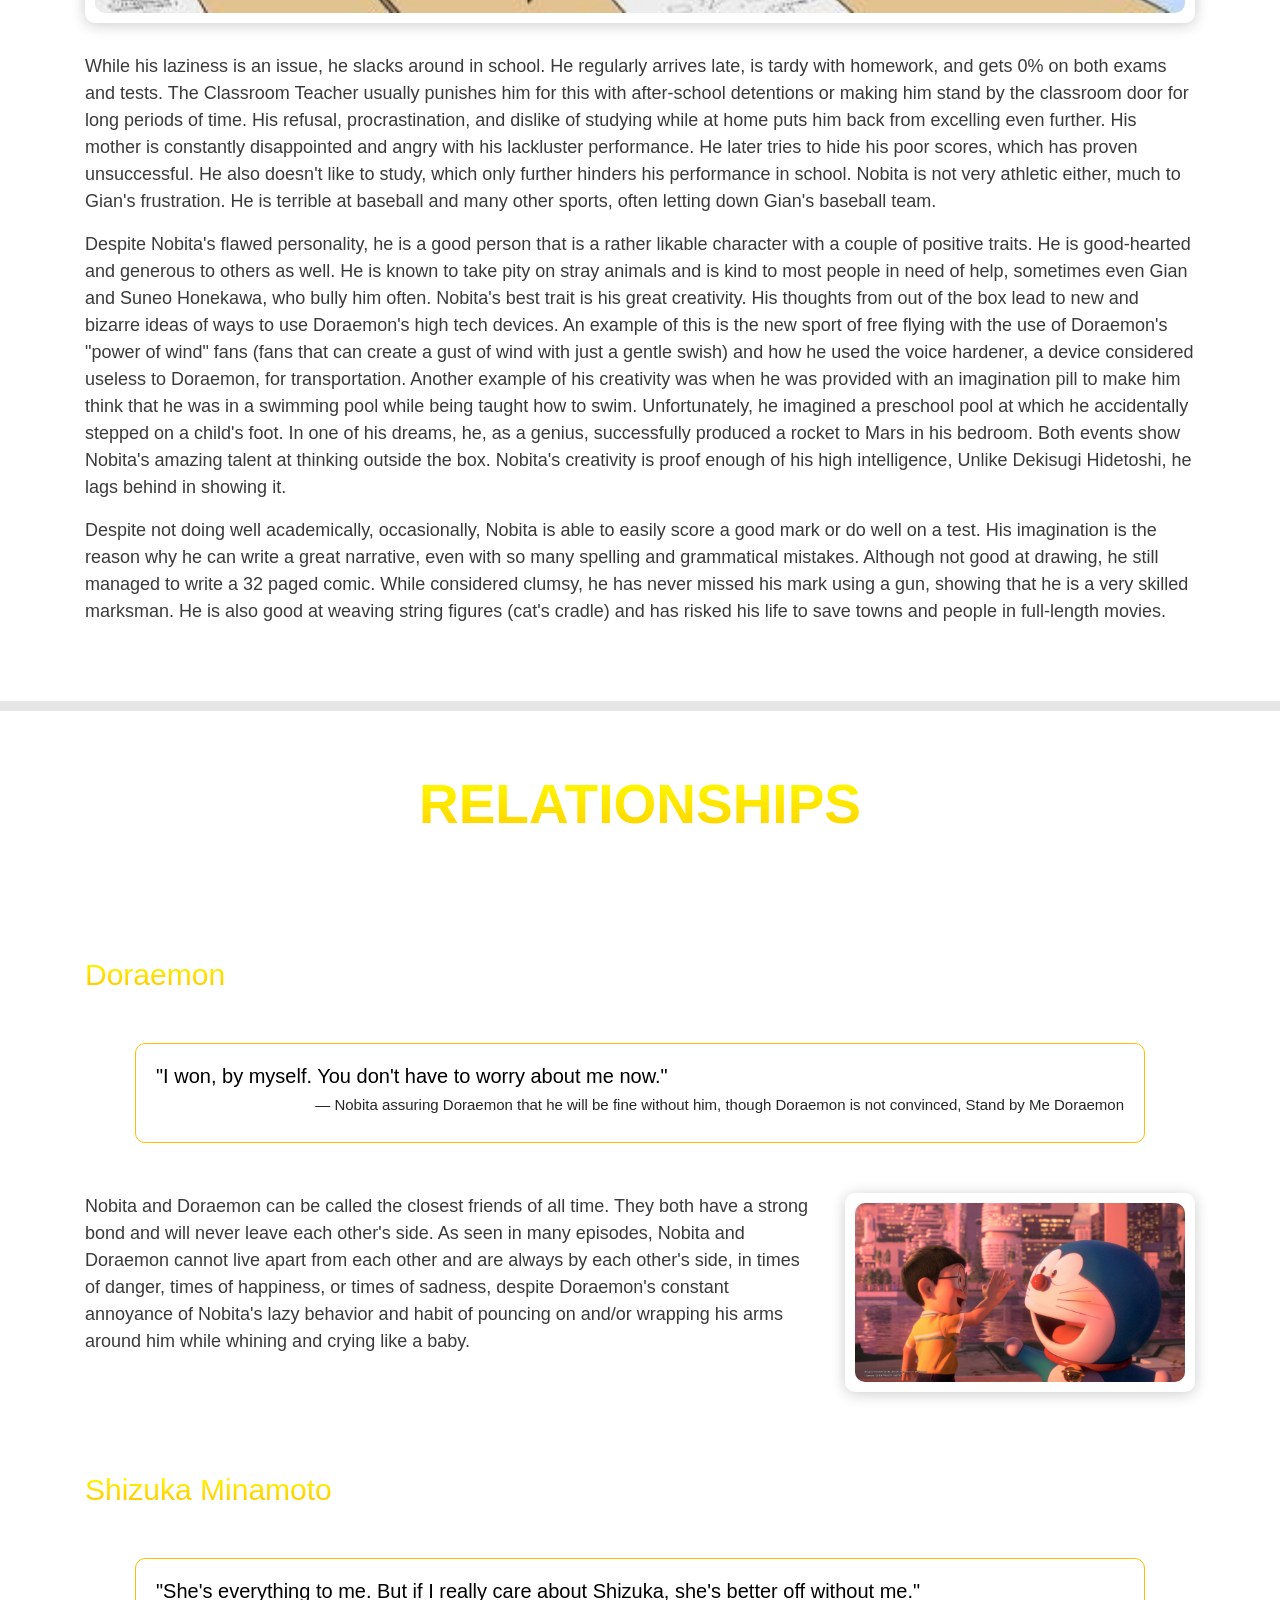
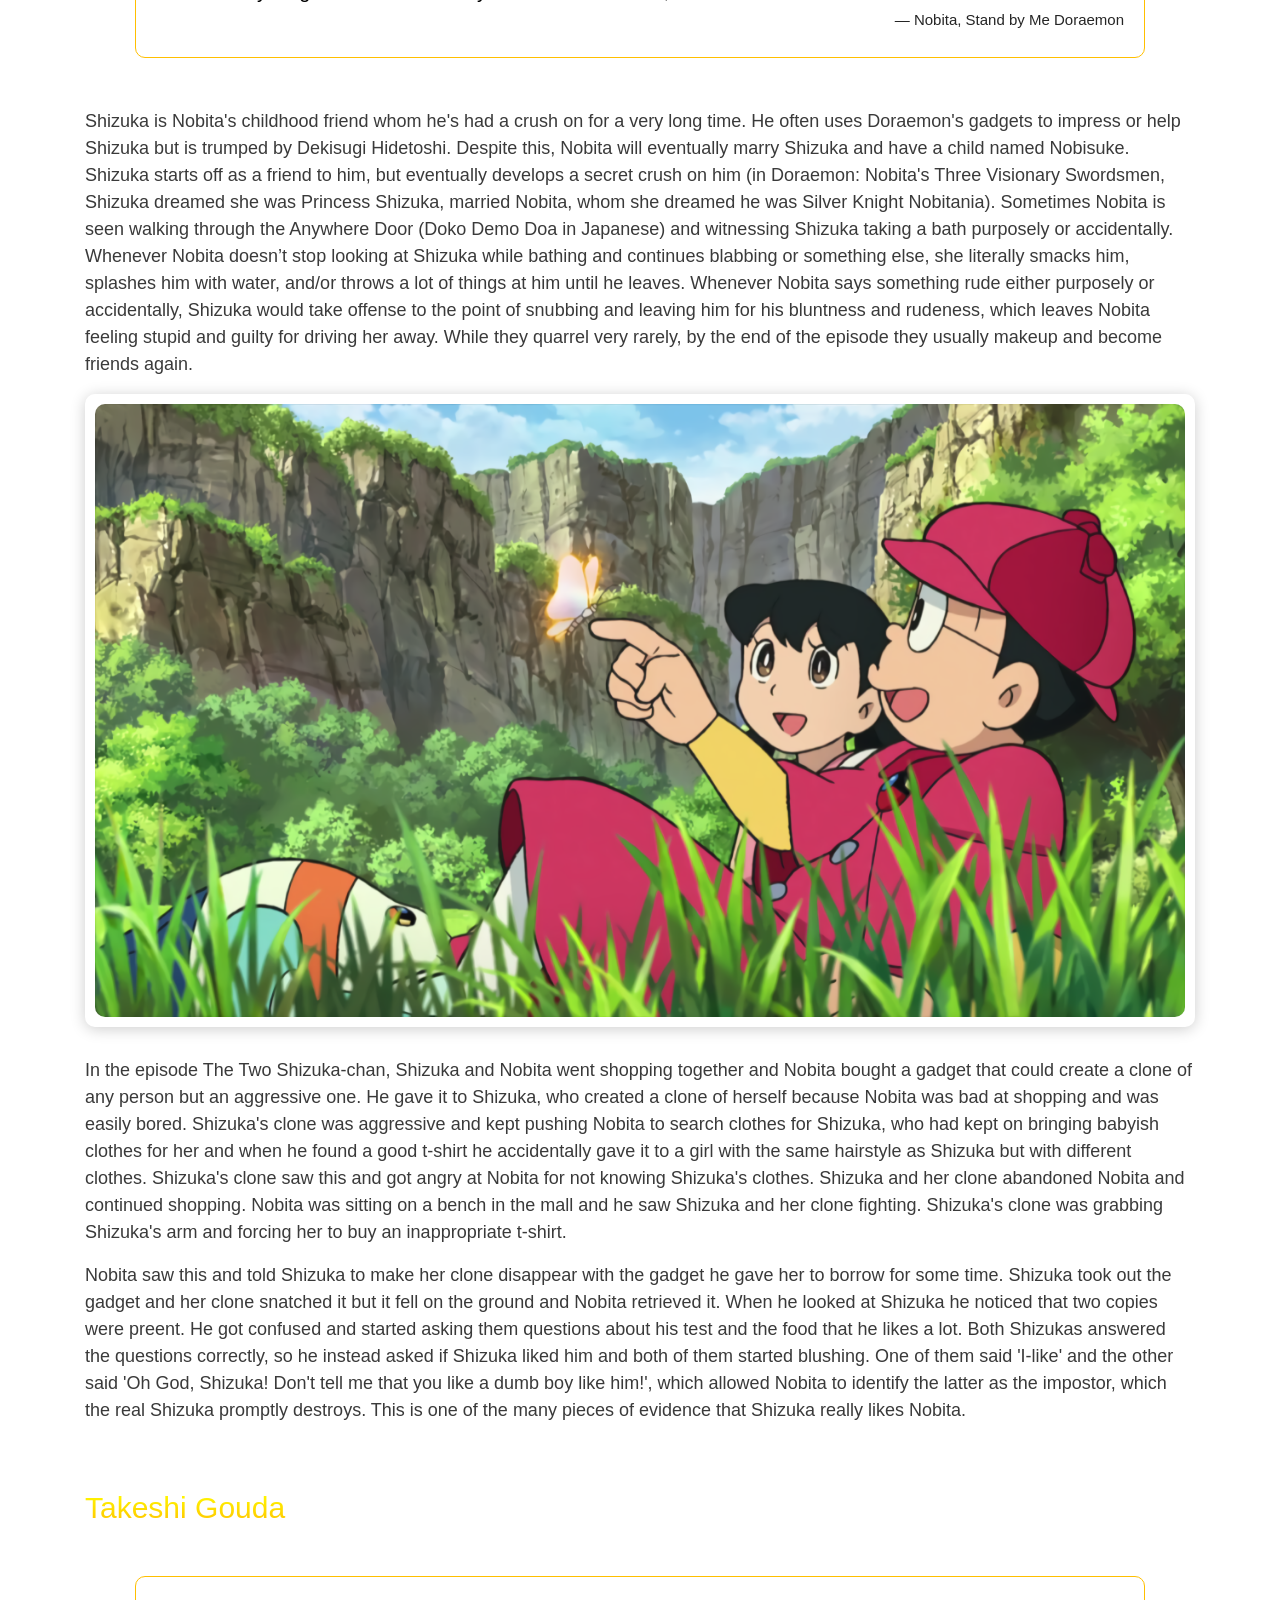
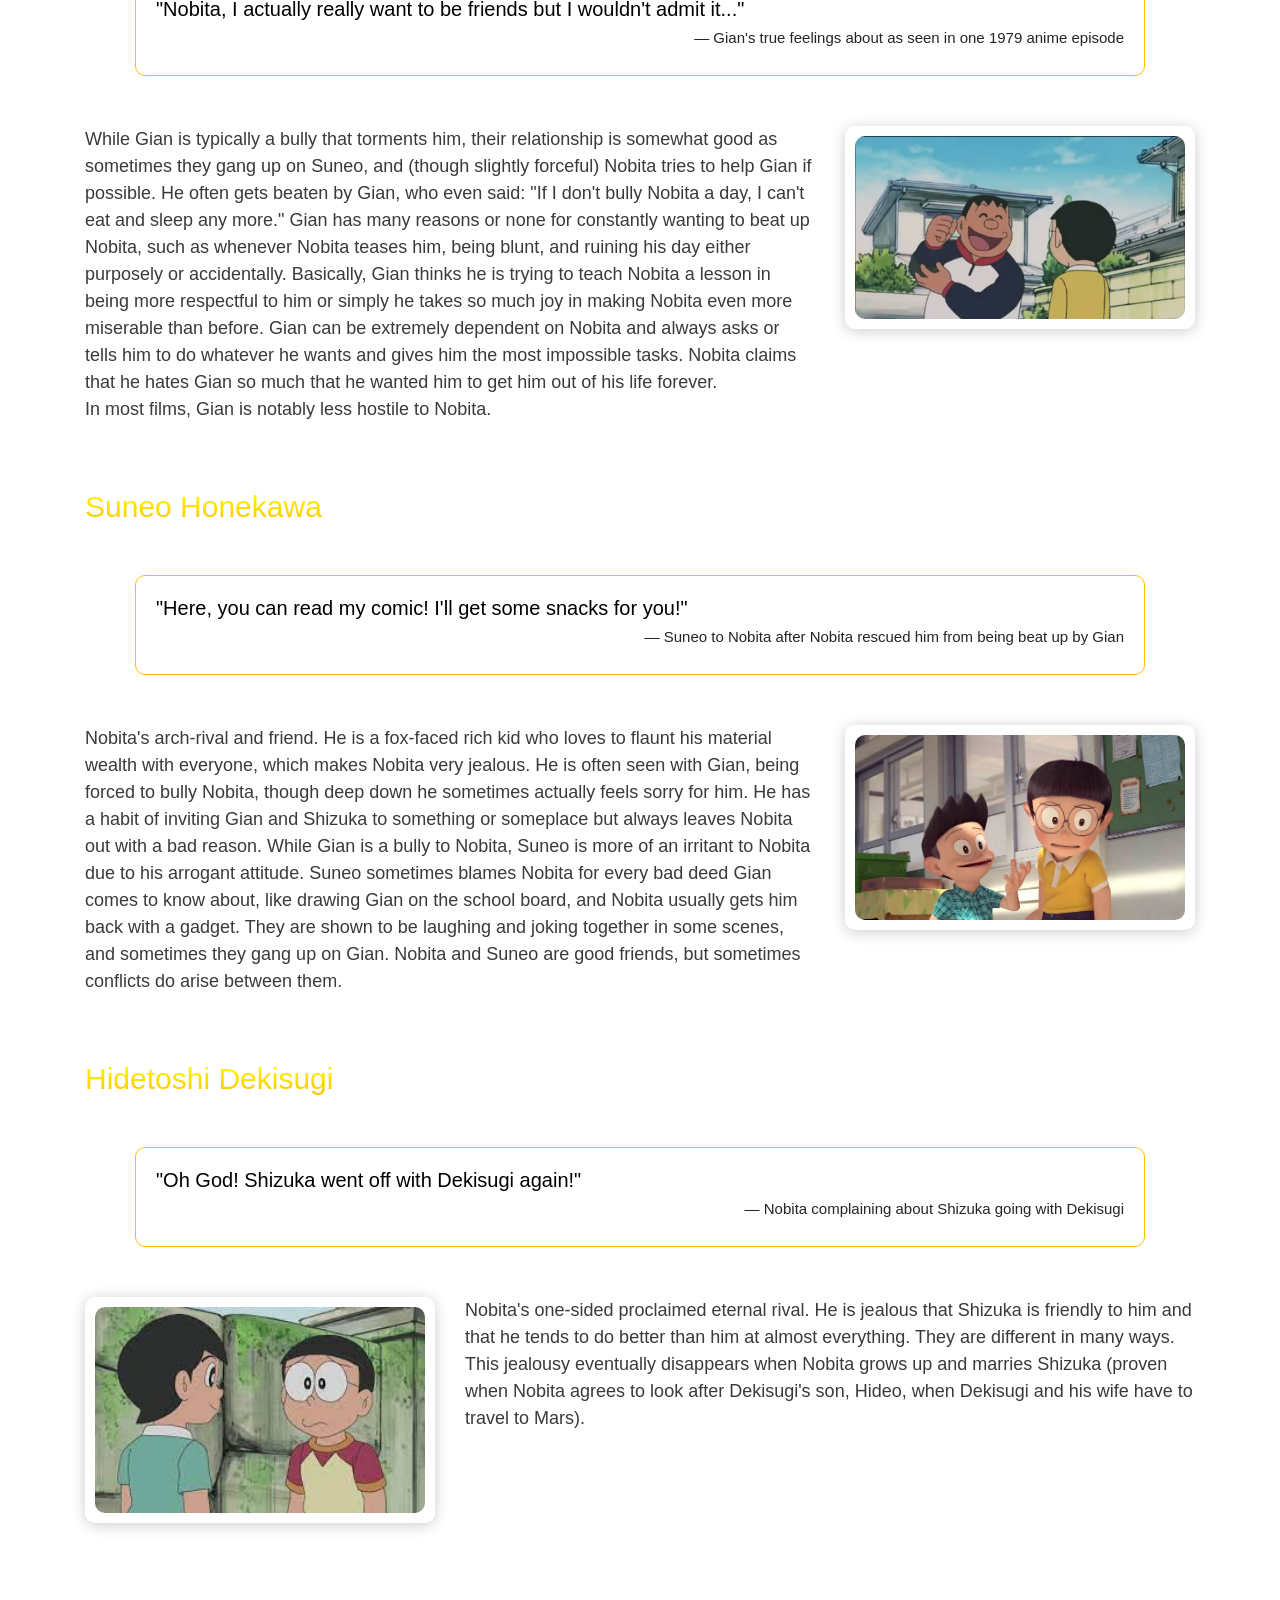
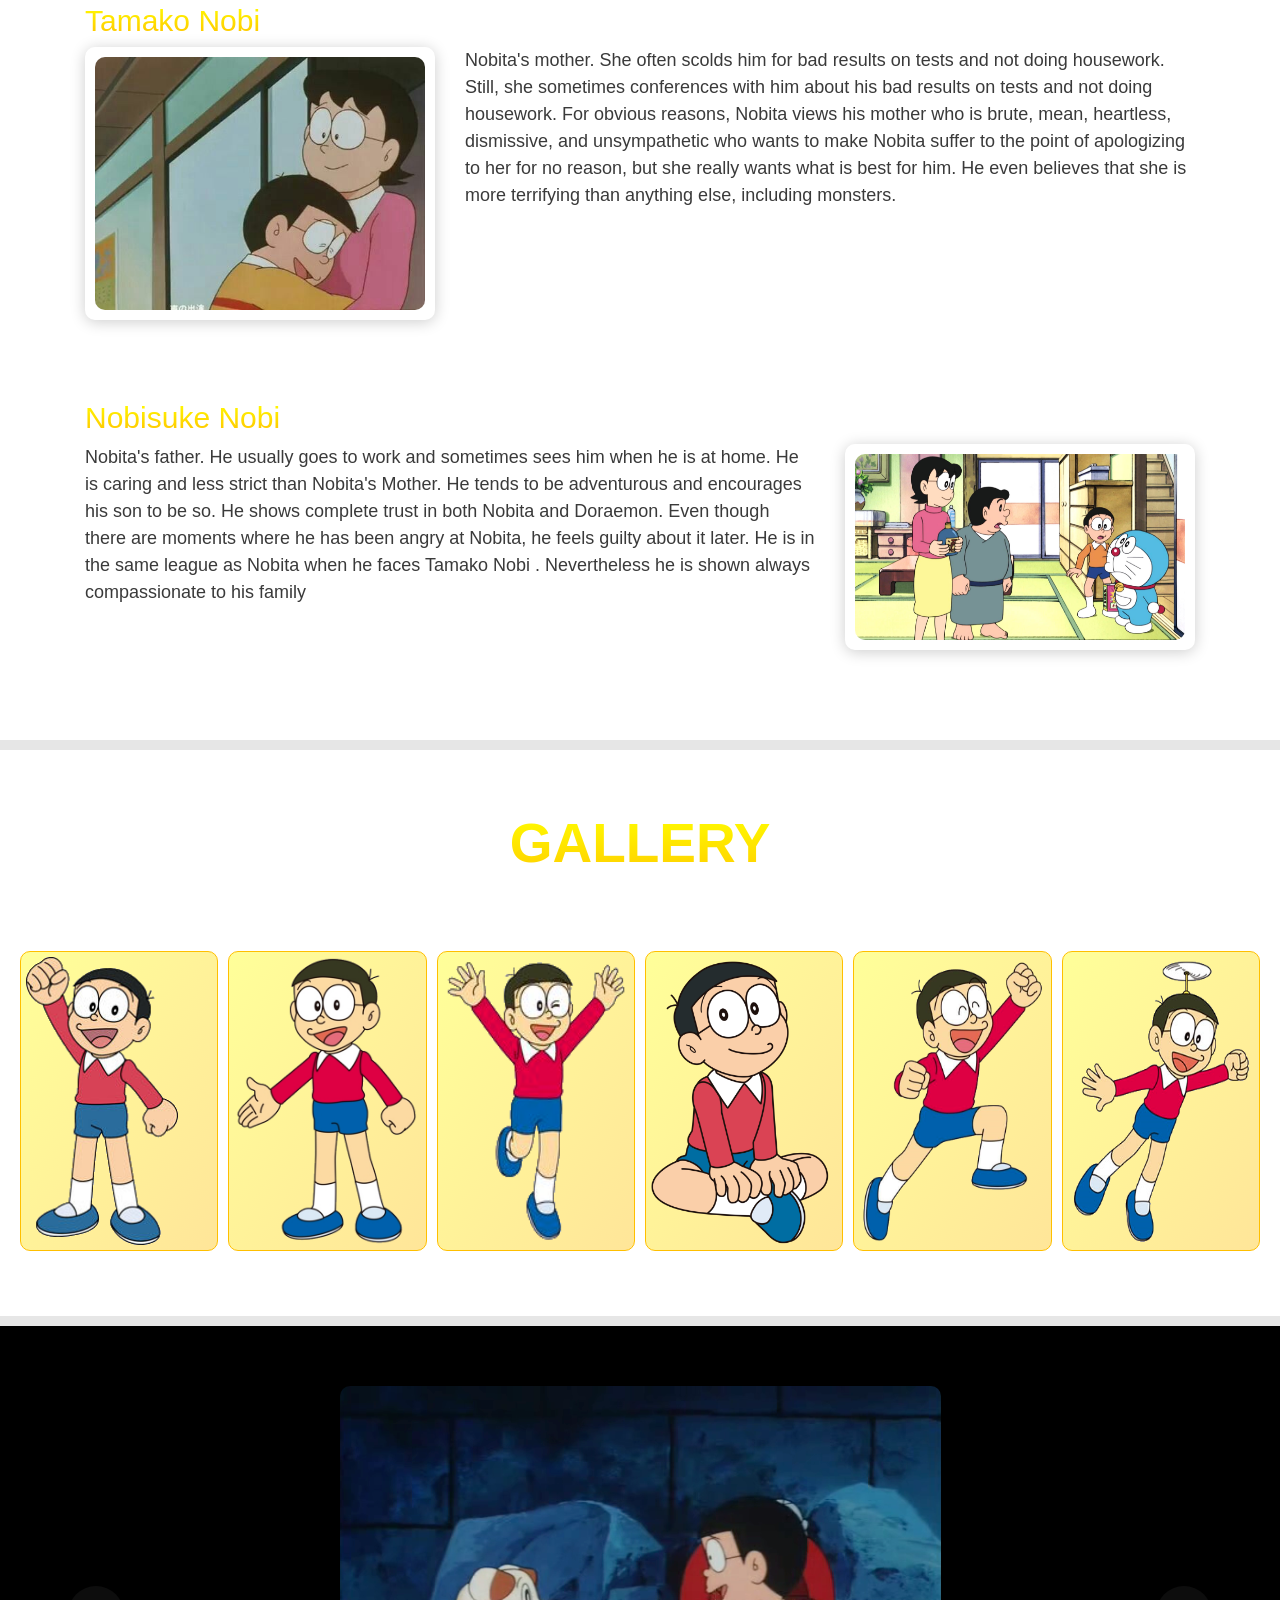
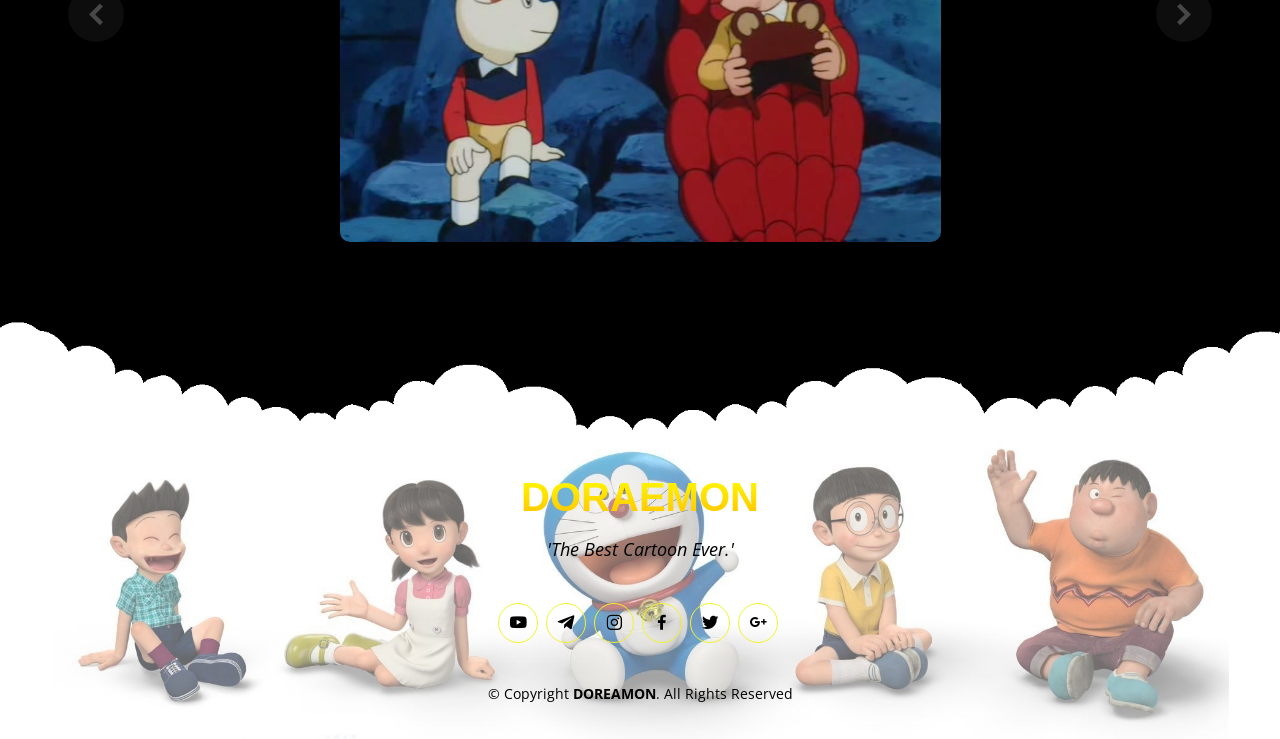
<file: assets/characters/nobita.html>
<!DOCTYPE html>
<html lang="en">

<head>
    <meta charset="utf-8">
    <meta content="width=device-width, initial-scale=1.0" name="viewport">

    <title>Nobita-Characters</title>
    <meta content="" name="description">
    <meta content="" name="keywords">

    <!-- Favicons -->
    <link href="../img/favicon.png" rel="icon">
    <link href="../img/favicon.png" rel="apple-touch-icon">

    <!-- Google Fonts -->
    <link
        href="https://fonts.googleapis.com/css?family=Open+Sans:300,300i,400,400i,600,600i,700,700i|Raleway:300,300i,400,400i,500,500i,600,600i,700,700i|Satisfy"
        rel="stylesheet">

    <!-- Vendor CSS Files -->
    <link href="../vendor/bootstrap/css/bootstrap.min.css" rel="stylesheet">
    <link href="../vendor/icofont/icofont.min.css" rel="stylesheet">
    <link href="../vendor/boxicons/css/boxicons.min.css" rel="stylesheet">
    <link href="../vendor/remixicon/remixicon.css" rel="stylesheet">
    <link href="../vendor/venobox/venobox.css" rel="stylesheet">
    <link href="../vendor/owl.carousel/assets/owl.carousel.min.css" rel="stylesheet">
    <link href="../vendor/aos/aos.css" rel="stylesheet">

    <!-- Template Main CSS File -->
    <link href="../css/nav-foot-nobita.css" rel="stylesheet">
    <link href="../css/sub-characters.css" rel="stylesheet">
</head>

<body>
    <!-- ======= Header ======= -->
    <header id="header" class="fixed-top d-flex align-items-center header-transparent">
        <div class="container d-flex align-items-center">

            <div class="logo mr-auto">
                <img src="../img/logo.png" alt="">
            </div>

            <nav class="nav-menu d-none d-lg-block">
                <ul>
                    <li><a href="../../index.html">Home</a></li>
                    <li class="activepage"><a href="../characters.html">Characters</a></li>
                    <li><a href="../gadgets.html">Gadgets</a></li>
                    <li><a href="../location.html">Locations</a></li>
                    <li><a href="../gallery.html">Gallery</a></li>
                    <li><a href="../episodes.html">Episodes</a></li>
                    <li><a href="../movies.html">Movies</a></li>
                </ul>
            </nav><!-- .nav-menu -->

        </div>
    </header><!-- End Header -->

    <!-- ======= Hero Section ======= -->
    <section id="hero" style="background-image: url(../img/Gallery/characters-main/nobita/nobita_2D_movie.png);">
        <div class="hero-container nobita" data-aos="zoom-in" data-aos-delay="400">
            <h1 class="glow">Nobita Nobi</h1>
            <h3>"Thinking you're no good and worthless is the worst thing you can do."</h3>
        </div>
    </section><!-- End Hero -->

    <main id="main">

        <!-- ======= About Me Section ======= -->
        <section id="about" class="about">
            <div class="container">

                <div class="row">
                    <div class="col-lg-6 col-md-6 d-flex align-items-stretch">
                        <div class="member" data-aos="zoom-in">
                            <div class="member-img">
                                <img src="../img/Gallery/characters-main/nobita/nobita.png" class="img-fluid" alt="">
                            </div>
                        </div>
                    </div>

                    <div class="col-lg-6 d-flex flex-column align-items-stretch">
                        <div class="content content-nobita pl-lg-4 d-flex flex-column justify-content-center"
                            data-aos="zoom-in">
                            <ul>
                                <li><i class="icofont-rounded-right"></i> <strong>Name:</strong> Nobita Nobi</li>
                                <li><i class="icofont-rounded-right"></i> <strong>Age:</strong> 10</li>
                                <li><i class="icofont-rounded-right"></i> <strong>Birht Date:</strong> August 7, 1961
                                </li>
                                <li><i class="icofont-rounded-right"></i> <strong>Height:</strong> 140 cm</li>
                                <li><i class="icofont-rounded-right"></i> <strong>Skin Colour:</strong> Fair</li>
                                <li><i class="icofont-rounded-right"></i> <strong>Eye Colour:</strong> Black</li>
                                <li><i class="icofont-rounded-right"></i> <strong>Favorite Colour:</strong> Yellow</li>
                                <li><i class="icofont-rounded-right"></i> <strong>Parents:</strong> Nobisuke Nobi,
                                    Tamako Nobi</li>
                            </ul>

                            <h2>
                                <strong>Nobita Nobi</strong>, known simply as <strong>Noby</strong> (a possible
                                diminutive of
                                his Japanese name) in the American and UK versions, is the protagonist of the Doraemon
                                series. He was a failure of a person until Doraemon came from the 22nd century to aid
                                him so he could have a better future in life.<br><br>
                                Nobita is voiced by Yoshiko Ota in the 1973 series, Noriko Ohara from 1979-March 2005,
                                and Megumi Ohara from April 2005 onwards.<br><br>
                                Nobita's signature colour is yellow and he is usually represented by the colour.
                            </h2>
                        </div>
                    </div>
                </div>

            </div>
        </section><!-- End About Me Section -->

        <!-- ======= Specials Section ======= -->
        <section id="specials" class="specials">
            <div class="container">

                <div class="section-title" data-aos="fade-up" data-aos-delay="400">
                    <h2>Appearance</h2>
                </div>

                <div class="row">
                    <div class="col-lg-4" data-aos="fade-up" data-aos-delay="400">
                        <h3>
                            Nobita is a boy of average height with fair skin. He usually wears a yellow shirt and navy
                            blue shorts. He has straight black hair, black eyes and wears big round glasses.<br>
                        </h3>
                    </div>
                    <div class="col-lg-2" data-aos="fade-up" data-aos-delay="400">
                        <ul class="nav nav-tabs flex-column nobita">
                            <li class="nav-item">
                                <a class="nav-link active show" data-toggle="tab" href="#tab-1">CGI movie</a>
                            </li>
                            <li class="nav-item">
                                <a class="nav-link" data-toggle="tab" href="#tab-2">2D movie</a>
                            </li>
                            <li class="nav-item">
                                <a class="nav-link" data-toggle="tab" href="#tab-3">2005 remake</a>
                            </li>
                            <li class="nav-item">
                                <a class="nav-link" data-toggle="tab" href="#tab-4">2005 anime</a>
                            </li>
                            <li class="nav-item">
                                <a class="nav-link" data-toggle="tab" href="#tab-5">1979 remake</a>
                            </li>
                            <li class="nav-item">
                                <a class="nav-link" data-toggle="tab" href="#tab-6">1979 anime</a>
                            </li>
                            <li class="nav-item">
                                <a class="nav-link" data-toggle="tab" href="#tab-7">1973 anime</a>
                            </li>
                            <li class="nav-item">
                                <a class="nav-link" data-toggle="tab" href="#tab-8">Manga</a>
                            </li>
                        </ul>
                    </div>
                    <div class="col-lg-6 mt-4 mt-lg-0" data-aos="fade-up" data-aos-delay="400">
                        <div class="tab-content">
                            <div class="tab-pane active show" id="tab-1">
                                <div class="row">
                                    <div class="col-lg-12 text-center order-1 order-lg-2">
                                        <img src="../img/Gallery/characters-main/nobita/Nobita_cgi.jpg" alt=""
                                            class="img-fluid">
                                    </div>
                                </div>
                            </div>
                            <div class="tab-pane" id="tab-2">
                                <div class="row">
                                    <div class="col-lg-12 text-center order-1 order-lg-2">
                                        <img src="../img/Gallery/characters-main/nobita/nobita_2D_movie.png" alt=""
                                            class="img-fluid">
                                    </div>
                                </div>
                            </div>
                            <div class="tab-pane" id="tab-3">
                                <div class="row">
                                    <div class="col-lg-12 text-center order-1 order-lg-2">
                                        <img src="../img/Gallery/characters-main/nobita/Nobita_2005_remake.jpg" alt=""
                                            class="img-fluid">
                                    </div>
                                </div>
                            </div>
                            <div class="tab-pane" id="tab-4">
                                <div class="row">
                                    <div class="col-lg-12 text-center order-1 order-lg-2">
                                        <img src="../img/Gallery/characters-main/nobita/nobita_2005_anime.png" alt=""
                                            class="img-fluid">
                                    </div>
                                </div>
                            </div>
                            <div class="tab-pane" id="tab-5">
                                <div class="row">
                                    <div class="col-lg-12 text-center order-1 order-lg-2">
                                        <img src="../img/Gallery/characters-main/nobita/Nobita_1979_anime_remake.png"
                                            alt="" class="img-fluid">
                                    </div>
                                </div>
                            </div>
                            <div class="tab-pane" id="tab-6">
                                <div class="row">
                                    <div class="col-lg-12 text-center order-1 order-lg-2">
                                        <img src="../img/Gallery/characters-main/nobita/nobita_1979_anime.png" alt=""
                                            class="img-fluid">
                                    </div>
                                </div>
                            </div>
                            <div class="tab-pane" id="tab-7">
                                <div class="row">
                                    <div class="col-lg-12 text-center order-1 order-lg-2">
                                        <img src="../img/Gallery/characters-main/nobita/nobita_1973_anime.png" alt=""
                                            class="img-fluid">
                                    </div>
                                </div>
                            </div>
                            <div class="tab-pane" id="tab-8">
                                <div class="row">
                                    <div class="col-lg-12 text-center order-1 order-lg-2">
                                        <img src="../img/Gallery/characters-main/nobita/nobita_manga.jpg" alt=""
                                            class="img-fluid">
                                    </div>
                                </div>
                            </div>
                        </div>
                    </div>
                </div>

            </div>
        </section><!-- End Specials Section -->

        <!-- ======= My Services Section ======= -->
        <section id="services" class="services">
            <div class="container">

                <div class="section-title">
                    <h2>Personality and Characteristics</h2>
                </div>
                <div class="row">
                    <div class="col-lg-12">
                        <p>
                            Nobita is the hero at best and the villain at worst. At the beginning of the series, Nobita
                            is a rather lazy person who has a cycle of constantly napping after school, keeping him up
                            late when he wakes up late for school. This cycle of laziness occurs almost every day,
                            keeping him up late at night and wake up late the next morning, hindering him academically.
                            Nobita is very dependent on Doraemon and begs for multiple things, much to his disapproval.
                            Many things that Nobita wishes for include; vengeance on his bullies, a better product than
                            what Suneo brags about, and privileges.
                        </p>
                    </div>

                    <div class="col-lg-12">
                        <div class="image">
                            <img src="../img/Gallery/characters-main/nobita/nobita-test.jpg" alt="" class="img-fluid">
                        </div>
                    </div>

                    <div class="col-lg-12">
                        <p>
                            While his laziness is an issue, he slacks around in school. He regularly arrives late, is
                            tardy with homework, and gets 0% on both exams and tests. The Classroom Teacher usually
                            punishes him for this with after-school detentions or making him stand by the classroom door
                            for long periods of time. His refusal, procrastination, and dislike of studying while at
                            home puts him back from excelling even further. His mother is constantly disappointed and
                            angry with his lackluster performance. He later tries to hide his poor scores, which has
                            proven unsuccessful. He also doesn't like to study, which only further hinders his
                            performance in school. Nobita is not very athletic either, much to Gian's frustration. He is
                            terrible at baseball and many other sports, often letting down Gian's baseball team.
                        </p>
                    </div>

                    <div class="col-lg-12">
                        <p>
                            Despite Nobita's flawed personality, he is a good person that is a rather likable character
                            with a couple of positive traits. He is good-hearted and generous to others as well. He is
                            known to take pity on stray animals and is kind to most people in need of help, sometimes
                            even Gian and Suneo Honekawa, who bully him often. Nobita's best trait is his great
                            creativity. His thoughts from out of the box lead to new and bizarre ideas of ways to use
                            Doraemon's high tech devices. An example of this is the new sport of free flying with the
                            use of Doraemon's "power of wind" fans (fans that can create a gust of wind with just a
                            gentle swish) and how he used the voice hardener, a device considered useless to Doraemon,
                            for transportation. Another example of his creativity was when he was provided with an
                            imagination pill to make him think that he was in a swimming pool while being taught how to
                            swim. Unfortunately, he imagined a preschool pool at which he accidentally stepped on a
                            child's foot. In one of his dreams, he, as a genius, successfully produced a rocket to Mars
                            in his bedroom. Both events show Nobita's amazing talent at thinking outside the box.
                            Nobita's creativity is proof enough of his high intelligence, Unlike Dekisugi Hidetoshi, he
                            lags behind in showing it.
                        </p>
                        <p>
                            Despite not doing well academically, occasionally, Nobita is able to easily score a good
                            mark or do well on a test. His imagination is the reason why he can write a great narrative,
                            even with so many spelling and grammatical mistakes. Although not good at drawing, he still
                            managed to write a 32 paged comic. While considered clumsy, he has never missed his mark
                            using a gun, showing that he is a very skilled marksman. He is also good at weaving string
                            figures (cat's cradle) and has risked his life to save towns and people in full-length
                            movies.
                        </p>
                    </div>
                </div>

            </div>
        </section><!-- End My Services Section -->

        <!-- ======= Relationships Section ======= -->
        <section id="services" class="services">
            <div class="container">

                <div class="section-title">
                    <h2>Relationships</h2>
                </div>

                <div class="nobita">
                    <h3>Doraemon</h3>
                </div>

                <div class="discription-nobita">
                    <h4>
                        "I won, by myself. You don't have to worry about me now."
                    </h4>
                    <div class="from">
                        <h5>— Nobita assuring Doraemon that he will be fine without him, though Doraemon is not
                            convinced, Stand by Me Doraemon</h5>
                    </div>
                </div>

                <div class="row">
                    <div class="col-lg-8">
                        <p>
                            Nobita and Doraemon can be called the closest friends of all time. They both have a strong
                            bond and will never leave each other's side. As seen in many episodes, Nobita and Doraemon
                            cannot live apart from each other and are always by each other's side, in times of danger,
                            times of happiness, or times of sadness, despite Doraemon's constant annoyance of Nobita's
                            lazy behavior and habit of pouncing on and/or wrapping his arms around him while whining and
                            crying like a baby.
                        </p>
                    </div>

                    <div class="col-lg-4">
                        <div class="image">
                            <img src="../img/Gallery/characters_relation/doraemon-nobita_4.jpg" alt=""
                                class="img-fluid">
                        </div>
                    </div>
                </div>

                <div class="nobita">
                    <h3>Shizuka Minamoto</h3>
                </div>

                <div class="discription-nobita">
                    <h4>
                        "She's everything to me. But if I really care about Shizuka, she's better off without me."
                    </h4>
                    <div class="from">
                        <h5>— Nobita, Stand by Me Doraemon</h5>
                    </div>
                </div>

                <div class="row">
                    <div class="col-lg-12">
                        <p>
                            Shizuka is Nobita's childhood friend whom he's had a crush on for a very long time. He often
                            uses Doraemon's gadgets to impress or help Shizuka but is trumped by Dekisugi Hidetoshi.
                            Despite this, Nobita will eventually marry Shizuka and have a child named Nobisuke. Shizuka
                            starts off as a friend to him, but eventually develops a secret crush on him (in Doraemon:
                            Nobita's Three Visionary Swordsmen, Shizuka dreamed she was Princess Shizuka, married
                            Nobita, whom she dreamed he was Silver Knight Nobitania). Sometimes Nobita is seen walking
                            through the Anywhere Door (Doko Demo Doa in Japanese) and witnessing Shizuka taking a bath
                            purposely or accidentally. Whenever Nobita doesn’t stop looking at Shizuka while bathing and
                            continues blabbing or something else, she literally smacks him, splashes him with water,
                            and/or throws a lot of things at him until he leaves. Whenever Nobita says something rude
                            either purposely or accidentally, Shizuka would take offense to the point of snubbing and
                            leaving him for his bluntness and rudeness, which leaves Nobita feeling stupid and guilty
                            for driving her away. While they quarrel very rarely, by the end of the episode they usually
                            makeup and become friends again.
                        </p>
                    </div>

                    <div class="col-lg-12">
                        <div class="image">
                            <img src="../img/Gallery/characters_relation/nobita-shizuka_1.png" alt="" class="img-fluid">
                        </div>
                    </div>

                    <div class="col-lg-12">
                        <p>
                            In the episode The Two Shizuka-chan, Shizuka and Nobita went shopping together and Nobita
                            bought a gadget that could create a clone of any person but an aggressive one. He gave it to
                            Shizuka, who created a clone of herself because Nobita was bad at shopping and was easily
                            bored. Shizuka's clone was aggressive and kept pushing Nobita to search clothes for Shizuka,
                            who had kept on bringing babyish clothes for her and when he found a good t-shirt he
                            accidentally gave it to a girl with the same hairstyle as Shizuka but with different
                            clothes. Shizuka's clone saw this and got angry at Nobita for not knowing Shizuka's clothes.
                            Shizuka and her clone abandoned Nobita and continued shopping. Nobita was sitting on a bench
                            in the mall and he saw Shizuka and her clone fighting. Shizuka's clone was grabbing
                            Shizuka's arm and forcing her to buy an inappropriate t-shirt.
                        </p>
                        <p>
                            Nobita saw this and told Shizuka to make her clone disappear with the gadget he gave her to
                            borrow for some time. Shizuka took out the gadget and her clone snatched it but it fell on
                            the ground and Nobita retrieved it. When he looked at Shizuka he noticed that two copies
                            were preent. He got confused and started asking them questions about his test and the food
                            that he likes a lot. Both Shizukas answered the questions correctly, so he instead asked if
                            Shizuka liked him and both of them started blushing. One of them said 'I-like' and the other
                            said 'Oh God, Shizuka! Don't tell me that you like a dumb boy like him!', which allowed
                            Nobita to identify the latter as the impostor, which the real Shizuka promptly destroys.
                            This is one of the many pieces of evidence that Shizuka really likes Nobita.
                        </p>
                    </div>
                </div>

                <div class="nobita">
                    <h3>Takeshi Gouda</h3>
                </div>

                <div class="discription-nobita">
                    <h4>
                        "Nobita, I actually really want to be friends but I wouldn't admit it..."
                    </h4>
                    <div class="from">
                        <h5>— Gian's true feelings about as seen in one 1979 anime episode</h5>
                    </div>
                </div>

                <div class="row">
                    <div class="col-lg-8">
                        <p>
                            While Gian is typically a bully that torments him, their relationship is somewhat good as
                            sometimes they gang up on Suneo, and (though slightly forceful) Nobita tries to help Gian if
                            possible. He often gets beaten by Gian, who even said: "If I don't bully Nobita a day, I
                            can't eat and sleep any more." Gian has many reasons or none for constantly wanting to beat
                            up Nobita, such as whenever Nobita teases him, being blunt, and ruining his day either
                            purposely or accidentally. Basically, Gian thinks he is trying to teach Nobita a lesson in
                            being more respectful to him or simply he takes so much joy in making Nobita even more
                            miserable than before. Gian can be extremely dependent on Nobita and always asks or tells
                            him to do whatever he wants and gives him the most impossible tasks. Nobita claims that he
                            hates Gian so much that he wanted him to get him out of his life forever.<br>
                            In most films, Gian is notably less hostile to Nobita.
                        </p>
                    </div>

                    <div class="col-lg-4">
                        <div class="image">
                            <img src="../img/Gallery/characters_relation/gian-nobita_1.jpg" alt="" class="img-fluid">
                        </div>
                    </div>
                </div>

                <div class="nobita">
                    <h3>Suneo Honekawa</h3>
                </div>

                <div class="discription-nobita">
                    <h4>
                        "Here, you can read my comic! I'll get some snacks for you!"
                    </h4>
                    <div class="from">
                        <h5>— Suneo to Nobita after Nobita rescued him from being beat up by Gian</h5>
                    </div>
                </div>

                <div class="row">
                    <div class="col-lg-8">
                        <p>
                            Nobita's arch-rival and friend. He is a fox-faced rich kid who loves to flaunt his material
                            wealth with everyone, which makes Nobita very jealous. He is often seen with Gian, being
                            forced to bully Nobita, though deep down he sometimes actually feels sorry for him. He has a
                            habit of inviting Gian and Shizuka to something or someplace but always leaves Nobita out
                            with a bad reason. While Gian is a bully to Nobita, Suneo is more of an irritant to Nobita
                            due to his arrogant attitude. Suneo sometimes blames Nobita for every bad deed Gian comes to
                            know about, like drawing Gian on the school board, and Nobita usually gets him back with a
                            gadget. They are shown to be laughing and joking together in some scenes, and sometimes they
                            gang up on Gian. Nobita and Suneo are good friends, but sometimes conflicts do arise between
                            them.
                        </p>
                    </div>

                    <div class="col-lg-4">
                        <div class="image">
                            <img src="../img/Gallery/characters_relation/nobita-suneo_1.webp" alt="" class="img-fluid">
                        </div>
                    </div>
                </div>

                <div class="nobita">
                    <h3>Hidetoshi Dekisugi</h3>
                </div>

                <div class="discription-nobita">
                    <h4>
                        "Oh God! Shizuka went off with Dekisugi again!"
                    </h4>
                    <div class="from">
                        <h5>— Nobita complaining about Shizuka going with Dekisugi</h5>
                    </div>
                </div>

                <div class="row">
                    <div class="col-lg-4">
                        <div class="image">
                            <img src="../img/Gallery/characters_relation/dekisuki-nobita_1.jpg" alt=""
                                class="img-fluid">
                        </div>
                    </div>

                    <div class="col-lg-8">
                        <p>
                            Nobita's one-sided proclaimed eternal rival. He is jealous that Shizuka is friendly to him
                            and that he tends to do better than him at almost everything. They are different in many
                            ways. This jealousy eventually disappears when Nobita grows up and marries Shizuka (proven
                            when Nobita agrees to look after Dekisugi's son, Hideo, when Dekisugi and his wife have to
                            travel to Mars).
                        </p>
                    </div>
                </div>

                <div class="nobita">
                    <h3>Tamako Nobi</h3>
                </div>

                <div class="row">
                    <div class="col-lg-4">
                        <div class="image">
                            <img src="../img/Gallery/characters_relation/nobita-his-mom_1.jpg" alt="" class="img-fluid">
                        </div>
                    </div>

                    <div class="col-lg-8">
                        <p>
                            Nobita's mother. She often scolds him for bad results on tests and not doing housework.
                            Still, she sometimes conferences with him about his bad results on tests and not doing
                            housework. For obvious reasons, Nobita views his mother who is brute, mean, heartless,
                            dismissive, and unsympathetic who wants to make Nobita suffer to the point of apologizing to
                            her for no reason, but she really wants what is best for him. He even believes that she is
                            more terrifying than anything else, including monsters.
                        </p>
                    </div>
                </div>

                <div class="nobita">
                    <h3>Nobisuke Nobi</h3>
                </div>

                <div class="row">
                    <div class="col-lg-8">
                        <p>
                            Nobita's father. He usually goes to work and sometimes sees him when he is at home. He is
                            caring and less strict than Nobita's Mother. He tends to be adventurous and encourages his
                            son to be so. He shows complete trust in both Nobita and Doraemon. Even though there are
                            moments where he has been angry at Nobita, he feels guilty about it later. He is in the same
                            league as Nobita when he faces Tamako Nobi . Nevertheless he is shown always compassionate
                            to his family
                        </p>
                    </div>

                    <div class="col-lg-4">
                        <div class="image">
                            <img src="../img/Gallery/characters_relation/nobita-his-dad_1.png" alt="" class="img-fluid">
                        </div>
                    </div>
                </div>

            </div>
        </section><!-- End Relationships Section -->

        <!-- ======= Gallery-non-enteractive Section ======= -->
        <section id="gallery-non-enteractive" class="gallery-non-enteractive">
            <div class="container-fluid">

                <div class="section-title">
                    <h2>Gallery</h2>
                </div>

                <div class="row no-gutters nobita">

                    <div class="col-lg-2 col-md-4">
                        <div class="gallery-item">
                            <img src="../img/Gallery/characters-main/nobita/nobita_png_1.png" alt="" class="img-fluid">
                        </div>
                    </div>

                    <div class="col-lg-2 col-md-4">
                        <div class="gallery-item">
                            <img src="../img/Gallery/characters-main/nobita/nobita_png_2.png" alt="" class="img-fluid">
                        </div>
                    </div>

                    <div class="col-lg-2 col-md-4">
                        <div class="gallery-item">
                            <img src="../img/Gallery/characters-main/nobita/nobita_png_3.png" alt="" class="img-fluid">
                        </div>
                    </div>

                    <div class="col-lg-2 col-md-4">
                        <div class="gallery-item">
                            <img src="../img/Gallery/characters-main/nobita/nobita_png_4.png" alt="" class="img-fluid">
                        </div>
                    </div>

                    <div class="col-lg-2 col-md-4">
                        <div class="gallery-item">
                            <img src="../img/Gallery/characters-main/nobita/nobita_png_5.png" alt="" class="img-fluid">
                        </div>
                    </div>

                    <div class="col-lg-2 col-md-4">
                        <div class="gallery-item">
                            <img src="../img/Gallery/characters-main/nobita/nobita_png_6.png" alt="" class="img-fluid">
                        </div>
                    </div>

                </div>

            </div>
        </section><!-- End Gallery-non-enteractive Section -->

        <!-- ======= Gallery Section ======= -->
        <!--<section id="gallery" class="gallery">
            <div class="container-fluid">

                <div class="row no-gutters">

                    <div class="col-lg-3 col-md-4">
                        <div class="gallery-item">
                            <a href="#" class="venobox" data-gall="gallery-item">
                                <img src="#" alt="" class="img-fluid">
                            </a>
                        </div>
                    </div>

                </div>

            </div>
        </section>-->
        <!-- End Gallery Section -->

        <!-- ======= slide Section ======= -->
        <section id="hero slide" class="slide" style="background: #000;">
            <div class="hero-container">

                <div id="heroCarousel" class="carousel slide carousel-fade" data-ride="carousel">

                    <ol class="carousel-indicators" id="hero-carousel-indicators"></ol>

                    <div class="carousel-inner" role="listbox">

                        <!-- Slide 1 -->
                        <div class="carousel-item active">
                            <div class="carousel-container">
                                <div class="carousel-content">
                                    <img src="../img/Gallery/movies/Doraemon_Jungle_Mein_Dangal/Chippo-nobita.png" alt=""
                                        class="img-fluid">
                                </div>
                            </div>
                        </div>

                        <!-- Slide 2 -->
                        <div class="carousel-item">
                            <div class="carousel-container">
                                <div class="carousel-content">
                                    <img src="../img/Gallery/movies/Doraemon_The_Movie_Nobita_The_Explorer_Bow_Bow/Nobita_Fight.jpg"
                                        alt="" class="img-fluid">
                                </div>
                            </div>
                        </div>

                        <!-- Slide 3 -->
                        <div class="carousel-item">
                            <div class="carousel-container">
                                <div class="carousel-content">
                                    <img src="../img/Gallery/movies/Doraemon_Nobita_and_the_Windmasters/Nobita-fuuko.png"
                                        alt="" class="img-fluid">
                                </div>
                            </div>
                        </div>

                        <!-- Slide 4 -->
                        <div class="carousel-item">
                            <div class="carousel-container">
                                <div class="carousel-content">
                                    <img src="../img/Gallery/movies/Doraemon_Nobitas_Space_Heroes/tumblr_o0nctrjsRd1uupygdo1_500.gif"
                                        alt="" class="img-fluid">
                                </div>
                            </div>
                        </div>

                        <!-- Slide 5 -->
                        <div class="carousel-item">
                            <div class="carousel-container">
                                <div class="carousel-content">
                                    <img src="../img/Gallery/movies/Doraemon_Nobitas_Dinosaur_2006/Nobita_Pisuke.jpg"
                                        alt="" class="img-fluid">
                                </div>
                            </div>
                        </div>

                        <!-- Slide 6 -->
                        <div class="carousel-item">
                            <div class="carousel-container">
                                <div class="carousel-content">
                                    <img src="../img/Gallery/movies/Doraemon_Nobita_and_the_Steel_Troops/Pippo_leaving_Nobita.png"
                                        alt="" class="img-fluid">
                                </div>
                            </div>
                        </div>

                        <!-- Slide 7 -->
                        <div class="carousel-item">
                            <div class="carousel-container">
                                <div class="carousel-content">
                                    <img src="../img/Gallery/movies/Doraemon_Nobita_and_the_Steel_Troops/Nobita_controlling_the_robot.jpg"
                                        alt="" class="img-fluid">
                                </div>
                            </div>
                        </div>

                        <!-- Slide 8 -->
                        <div class="carousel-item">
                            <div class="carousel-container">
                                <div class="carousel-content">
                                    <img src="../img/Gallery/movies/doraemon_nobitas_s ecret_gadget_museum/nobita_eyes_litup.jpg"
                                        alt="" class="img-fluid">
                                </div>
                            </div>
                        </div>

                    </div>

                    <a class="carousel-control-prev" href="#heroCarousel" role="button" data-slide="prev">
                        <span class="carousel-control-prev-icon icofont-simple-left" aria-hidden="true"></span>
                        <span class="sr-only">Previous</span>
                    </a>

                    <a class="carousel-control-next" href="#heroCarousel" role="button" data-slide="next">
                        <span class="carousel-control-next-icon icofont-simple-right" aria-hidden="true"></span>
                        <span class="sr-only">Next</span>
                    </a>

                </div>
            </div>
        </section>
        <!-- End slide -->

    </main><!-- End #main -->

    <div class="img-footer"
        style="background: #000;">
        <img src="../img/footer_img.png" alt="">
    </div>

    <!-- ======= Footer ======= -->
    <footer id="footer">
        <div class="container">
            <h3>DORAEMON</h3>
            <p>'The Best Cartoon Ever.'</p>
            <div class="social-links">
                <a href="#" class="youtube"><i class="bx bxl-youtube"></i></a>
                <a href="#" class="telegram"><i class="bx bxl-telegram"></i></a>
                <a href="#" class="instagram"><i class="bx bxl-instagram"></i></a>
                <a href="#" class="facebook"><i class="bx bxl-facebook"></i></a>
                <a href="#" class="twitter"><i class="bx bxl-twitter"></i></a>
                <a href="#" class="google-plus"><i class="bx bxl-google-plus"></i></a>
            </div>
            <div class="copyright">
                &copy; Copyright <strong><span>DOREAMON</span></strong>. All Rights Reserved
            </div>
        </div>
    </footer><!-- End Footer -->

    <a href="#" class="back-to-top"><i class="icofont-simple-up"></i></a>

    <!-- Vendor JS Files -->
    <script src="../vendor/jquery/jquery.min.js"></script>
    <script src="../vendor/bootstrap/js/bootstrap.bundle.min.js"></script>
    <script src="../vendor/jquery.easing/jquery.easing.min.js"></script>
    <script src="../vendor/php-email-form/validate.js"></script>
    <script src="../vendor/waypoints/jquery.waypoints.min.js"></script>
    <script src="../vendor/isotope-layout/isotope.pkgd.min.js"></script>
    <script src="../vendor/venobox/venobox.min.js"></script>
    <script src="../vendor/owl.carousel/owl.carousel.min.js"></script>
    <script src="../vendor/aos/aos.js"></script>

    <!-- Template Main JS File -->
    <script src="../js/main.js"></script>

</body>

</html>
</file>
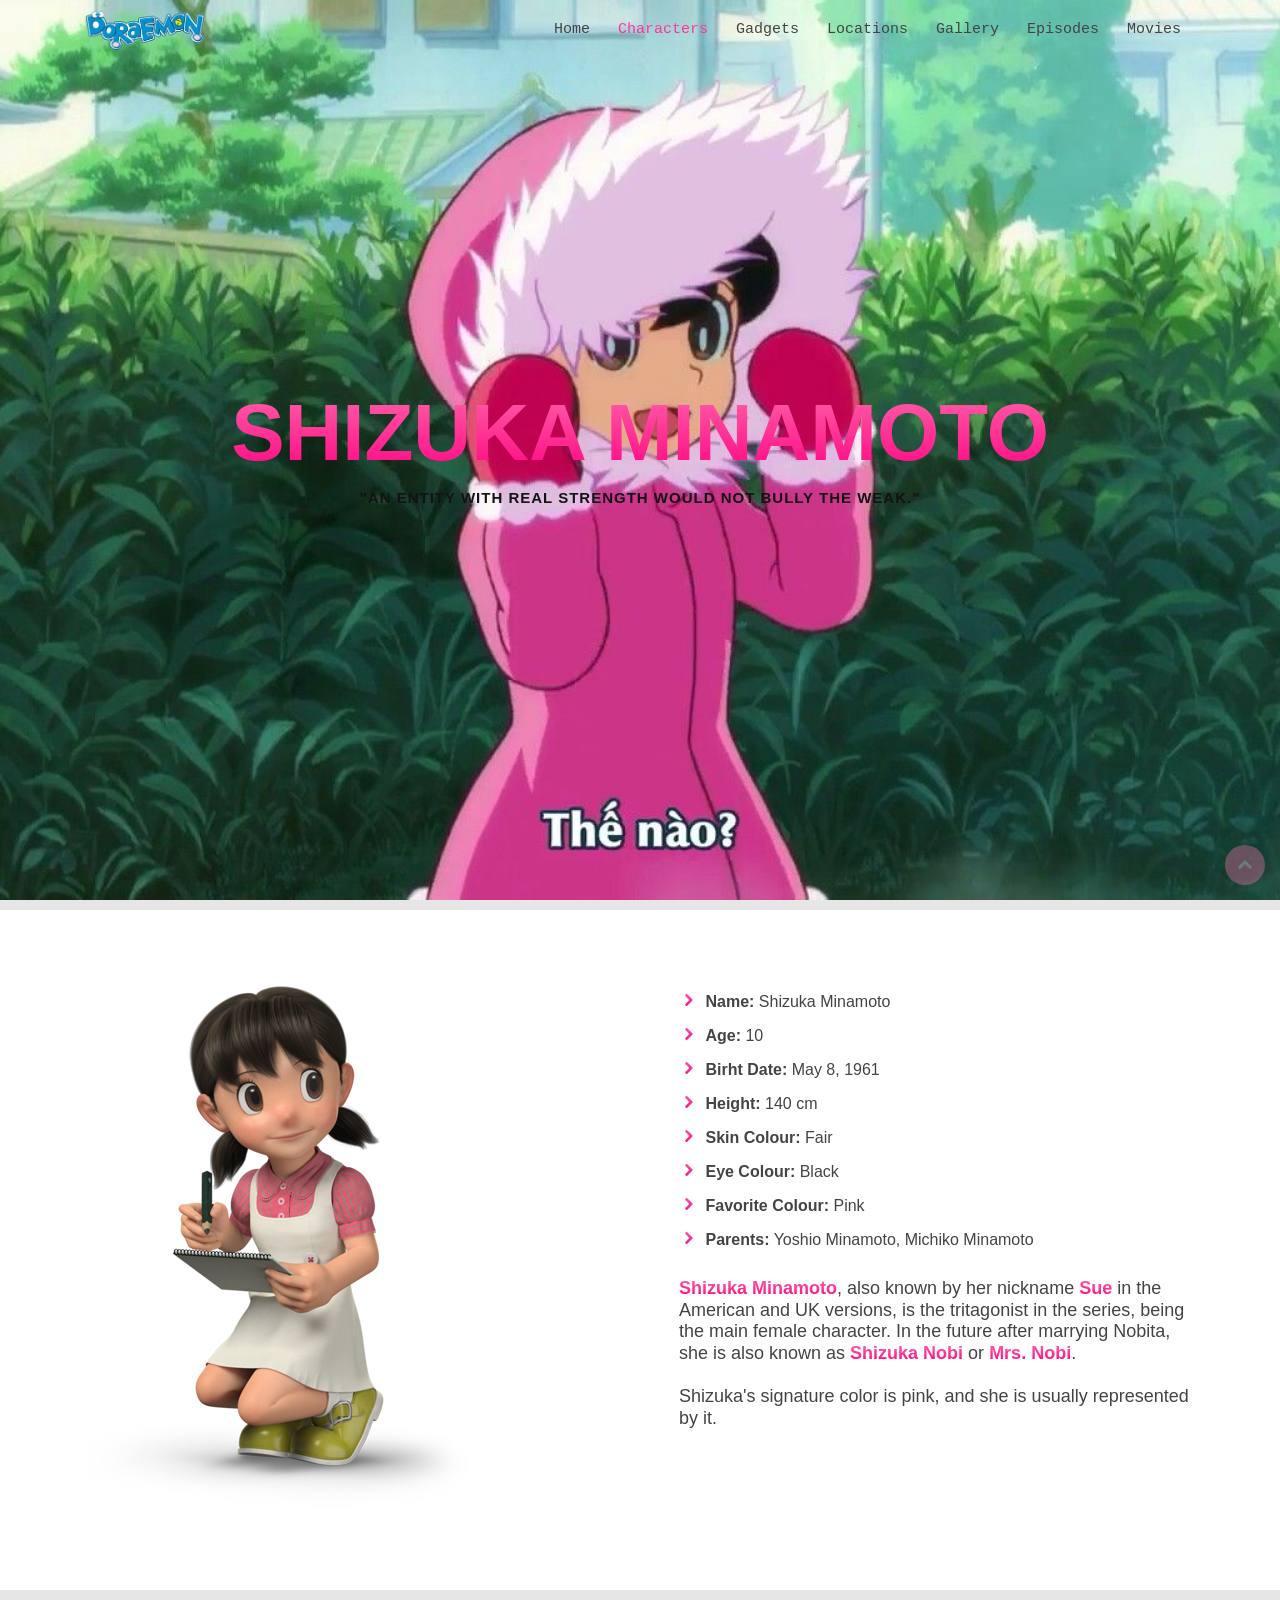
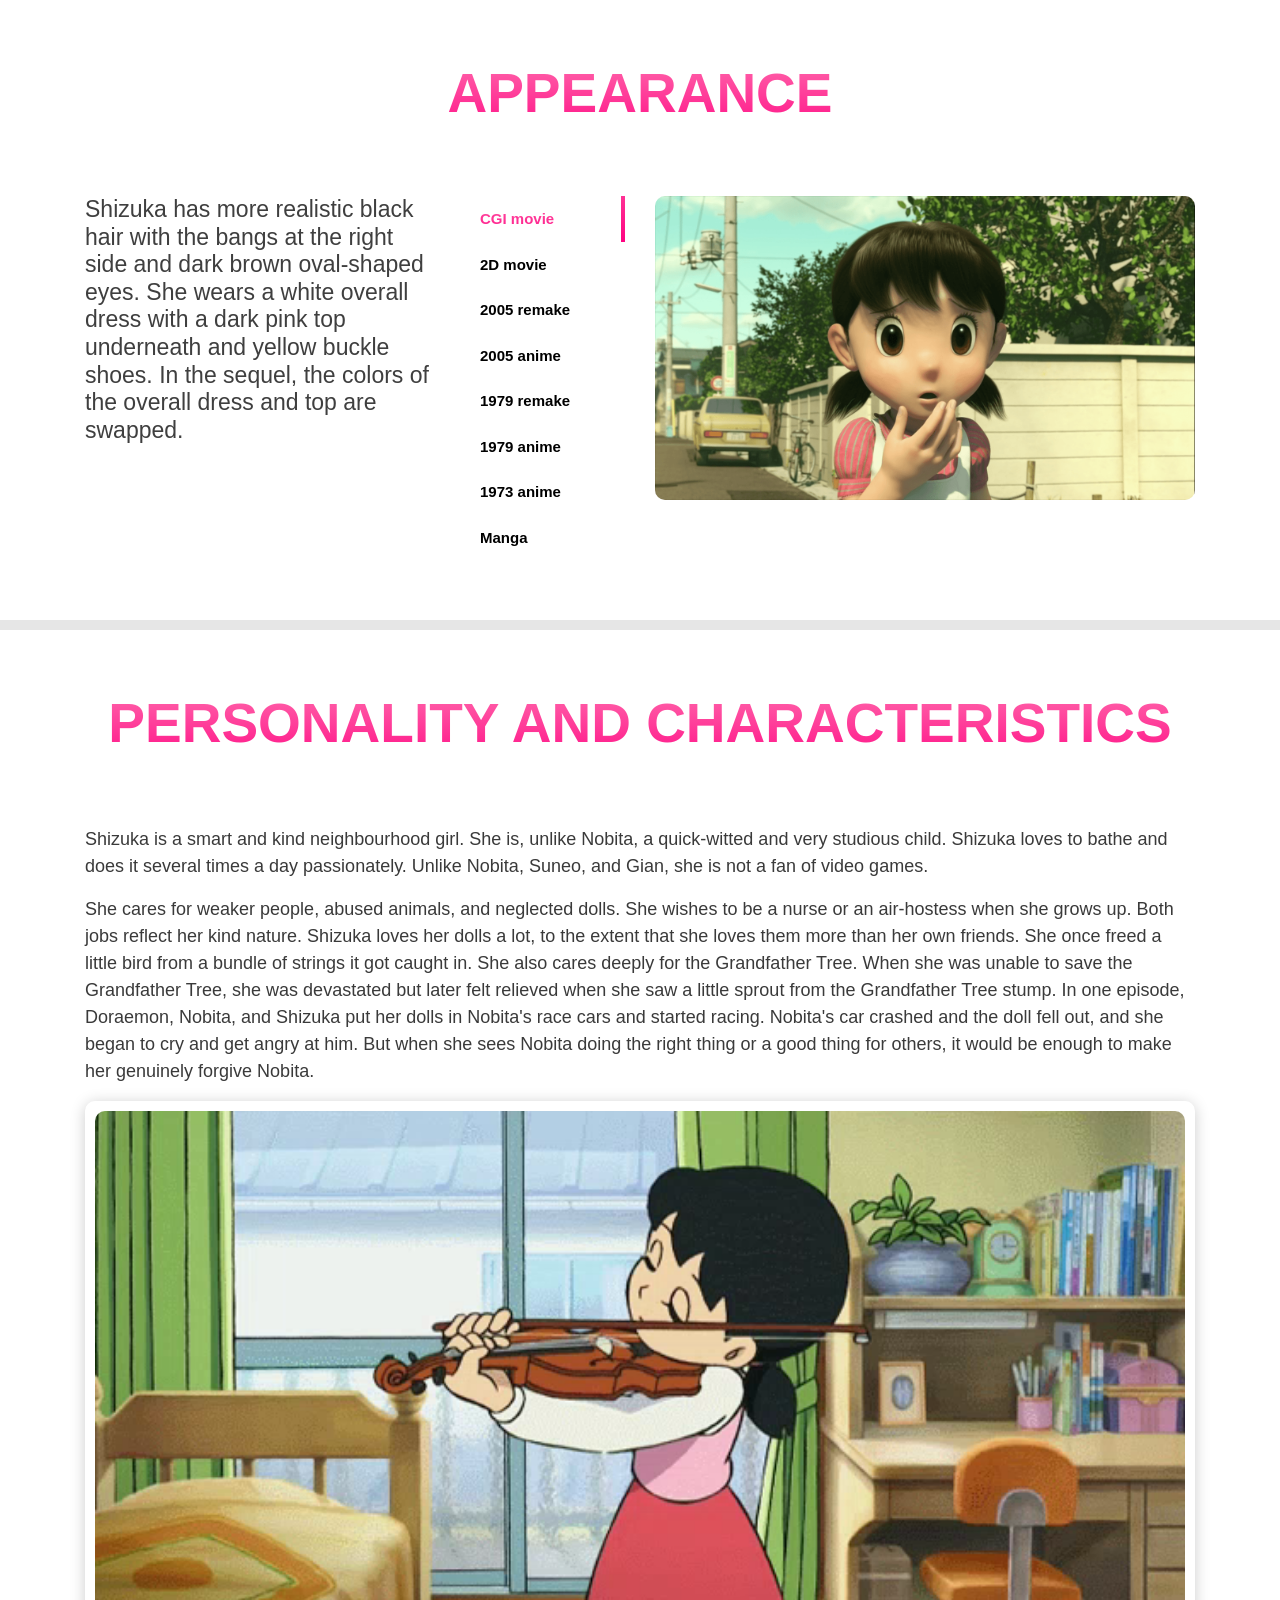
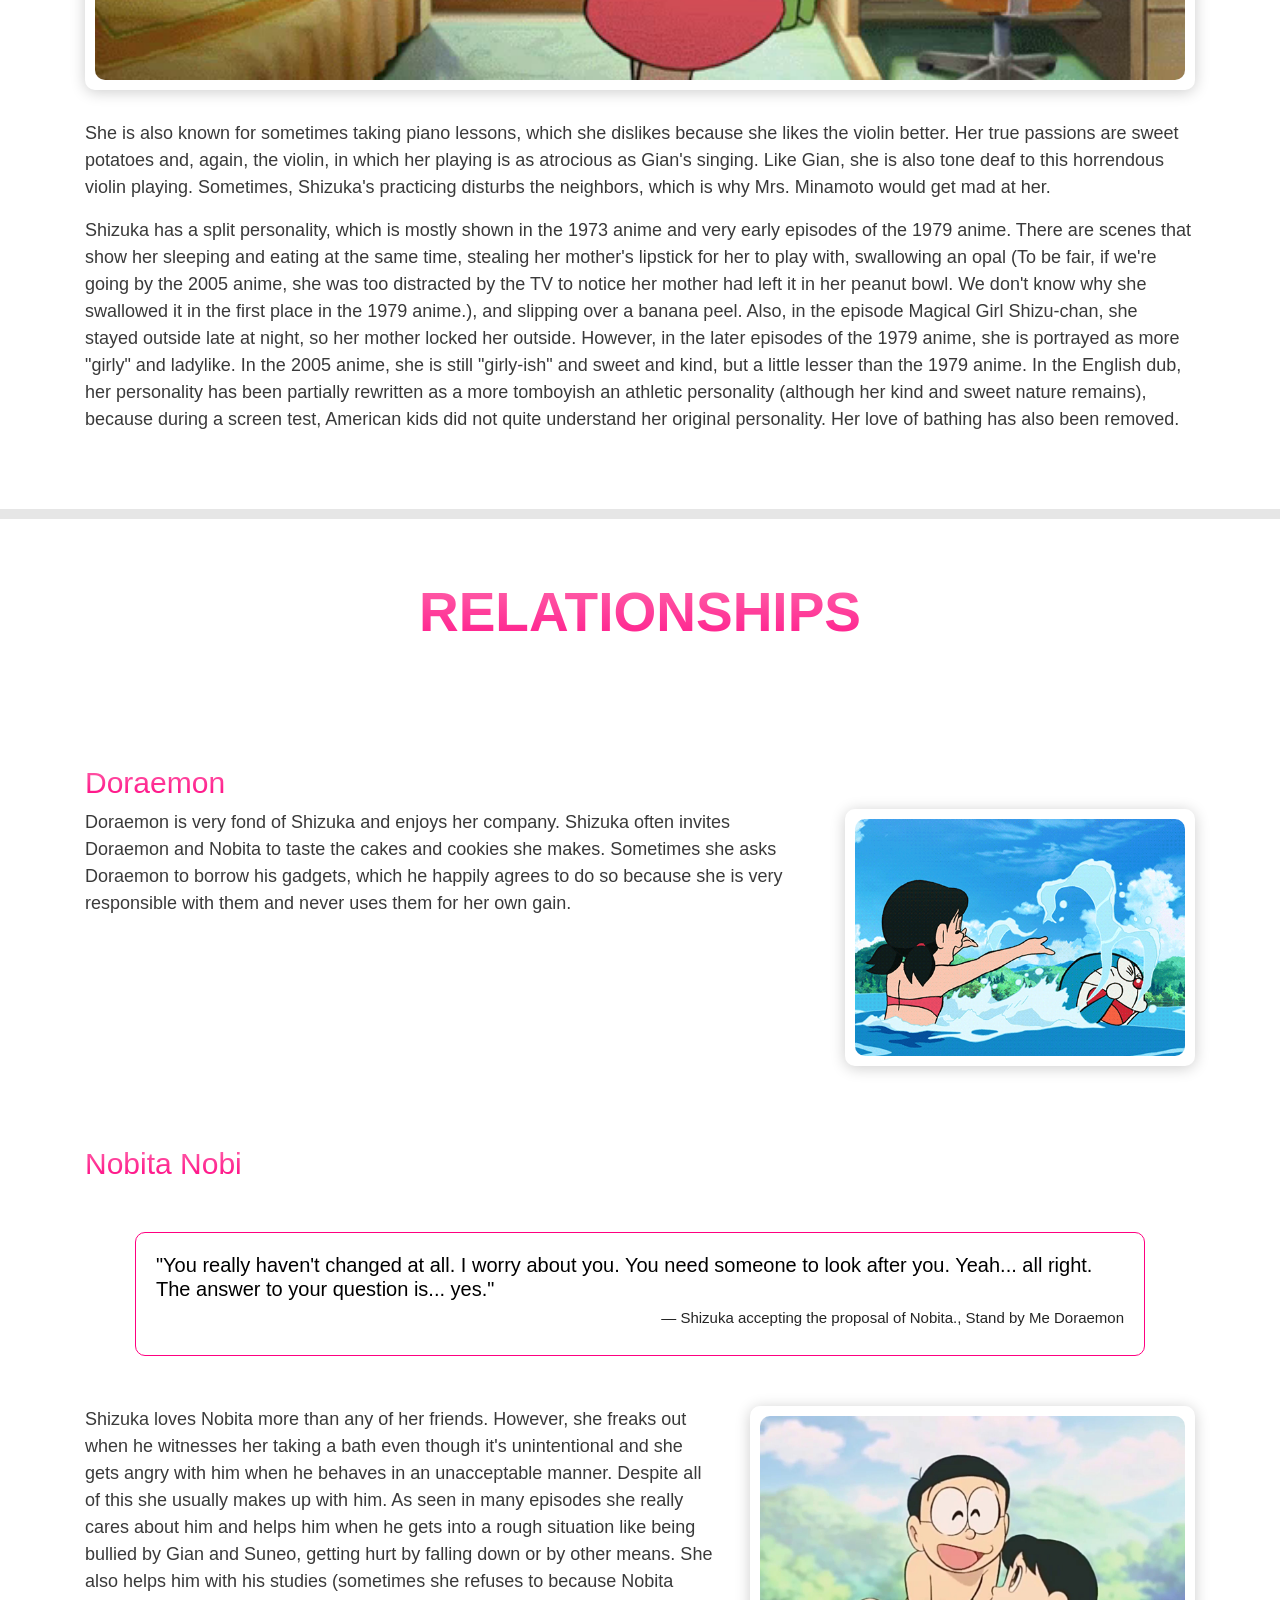
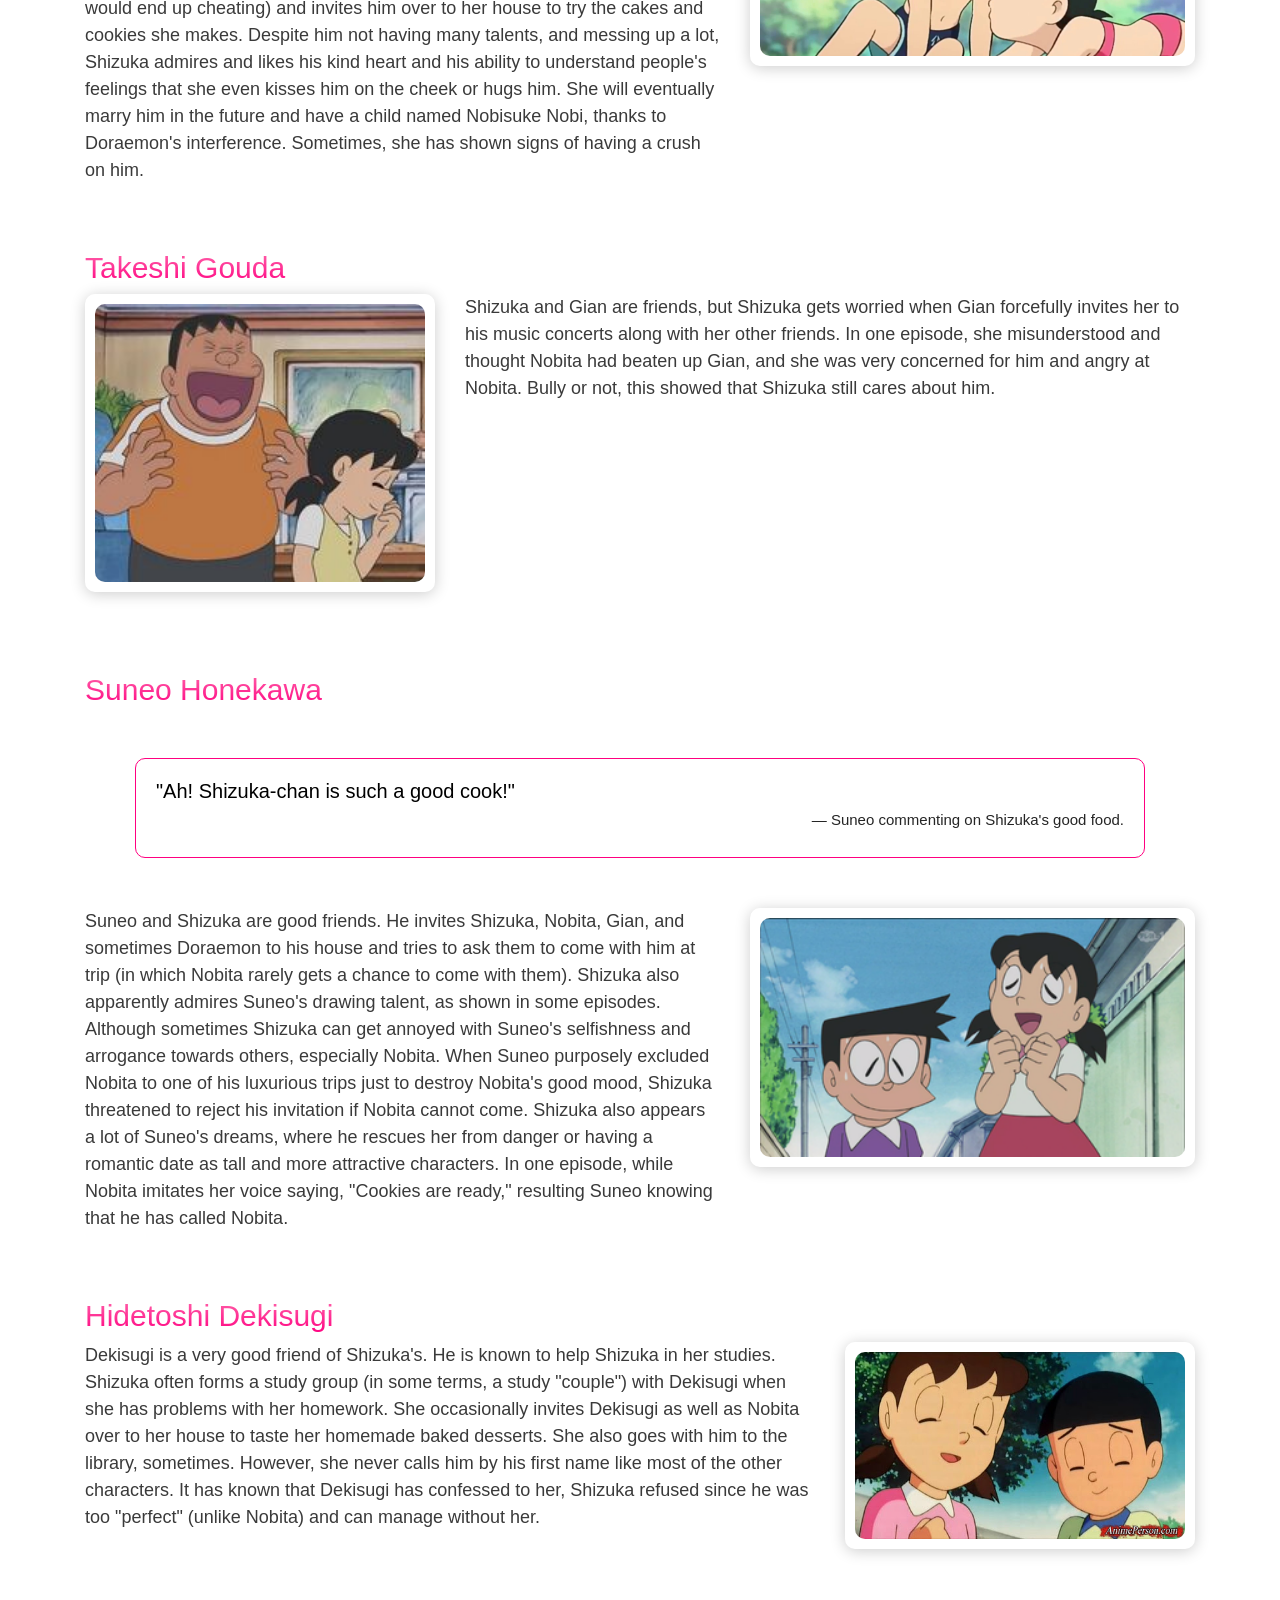
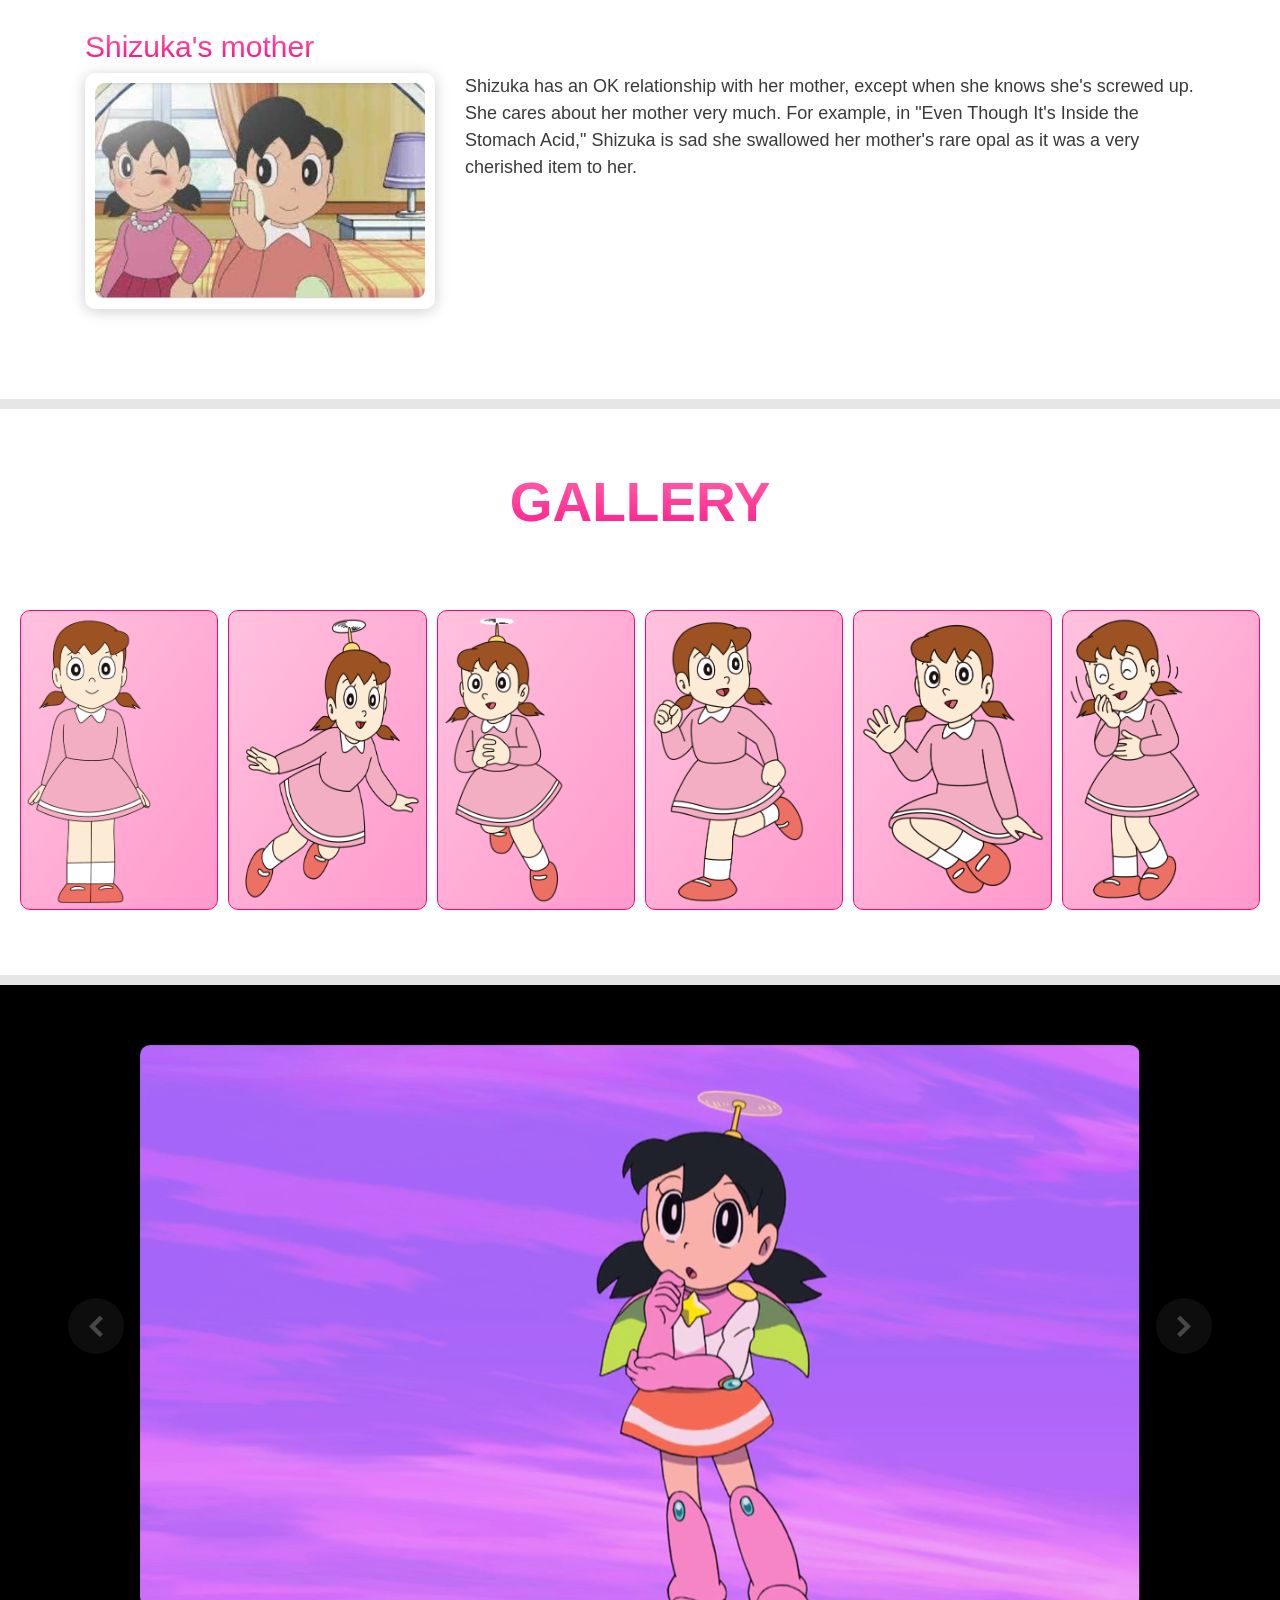
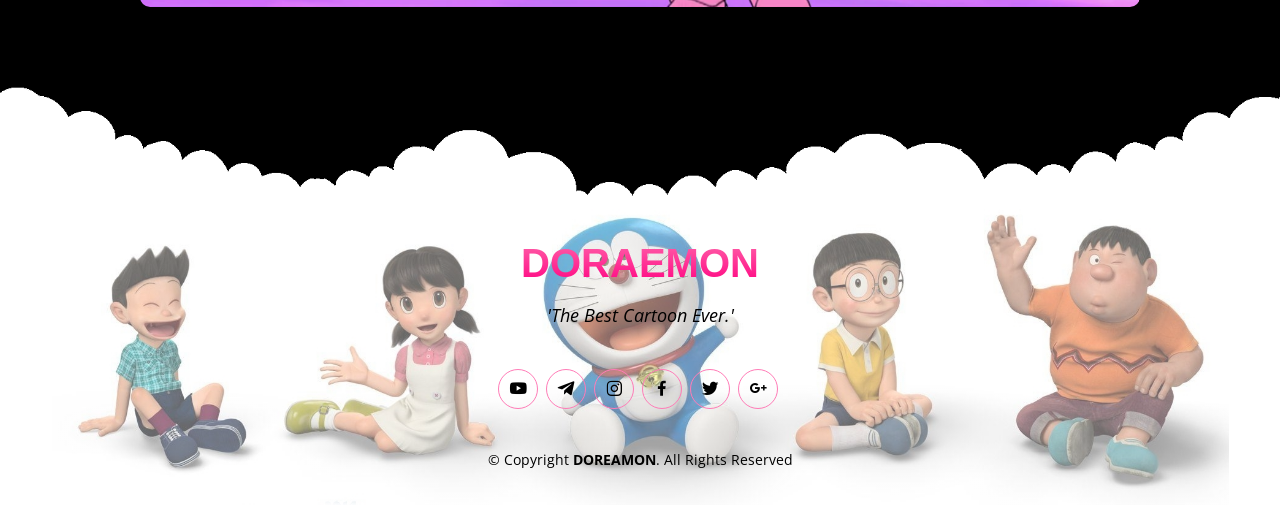
<file: assets/characters/shizuka.html>
<!DOCTYPE html>
<html lang="en">

<head>
    <meta charset="utf-8">
    <meta content="width=device-width, initial-scale=1.0" name="viewport">

    <title>Shizuka-Characters</title>
    <meta content="" name="description">
    <meta content="" name="keywords">

    <!-- Favicons -->
    <link href="../img/favicon.png" rel="icon">
    <link href="../img/favicon.png" rel="apple-touch-icon">

    <!-- Google Fonts -->
    <link
        href="https://fonts.googleapis.com/css?family=Open+Sans:300,300i,400,400i,600,600i,700,700i|Raleway:300,300i,400,400i,500,500i,600,600i,700,700i|Satisfy"
        rel="stylesheet">

    <!-- Vendor CSS Files -->
    <link href="../vendor/bootstrap/css/bootstrap.min.css" rel="stylesheet">
    <link href="../vendor/icofont/icofont.min.css" rel="stylesheet">
    <link href="../vendor/boxicons/css/boxicons.min.css" rel="stylesheet">
    <link href="../vendor/remixicon/remixicon.css" rel="stylesheet">
    <link href="../vendor/venobox/venobox.css" rel="stylesheet">
    <link href="../vendor/owl.carousel/assets/owl.carousel.min.css" rel="stylesheet">
    <link href="../vendor/aos/aos.css" rel="stylesheet">

    <!-- Template Main CSS File -->
    <link href="../css/nav-foot-shizuka.css" rel="stylesheet">
    <link href="../css/sub-characters.css" rel="stylesheet">
</head>

<body>
    <!-- ======= Header ======= -->
    <header id="header" class="fixed-top d-flex align-items-center header-transparent">
        <div class="container d-flex align-items-center">

            <div class="logo mr-auto">
                <img src="../img/logo.png" alt="">
            </div>

            <nav class="nav-menu d-none d-lg-block">
                <ul>
                    <li><a href="../../index.html">Home</a></li>
                    <li class="activepage"><a href="../characters.html">Characters</a></li>
                    <li><a href="../gadgets.html">Gadgets</a></li>
                    <li><a href="../location.html">Locations</a></li>
                    <li><a href="../gallery.html">Gallery</a></li>
                    <li><a href="../episodes.html">Episodes</a></li>
                    <li><a href="../movies.html">Movies</a></li>
                </ul>
            </nav><!-- .nav-menu -->

        </div>
    </header><!-- End Header -->

    <!-- ======= Hero Section ======= -->
    <section id="hero" style="background-image: url(../img/Gallery/characters-main/shizuka/shizuka_bg.jpg);">
        <div class="hero-container shizuka" data-aos="zoom-in" data-aos-delay="400">
            <h1 class="glow">Shizuka Minamoto</h1>
            <h3>"An entity with real strength would not bully the weak."</h3>
        </div>
    </section><!-- End Hero -->

    <main id="main">

        <!-- ======= About Me Section ======= -->
        <section id="about" class="about">
            <div class="container">

                <div class="row">
                    <div class="col-lg-6 col-md-6 d-flex align-items-stretch">
                        <div class="member" data-aos="zoom-in">
                            <div class="member-img">
                                <img src="../img/Gallery/characters-main/shizuka/shizuka_1.png" class="img-fluid"
                                    alt="">
                            </div>
                        </div>
                    </div>

                    <div class="col-lg-6 d-flex flex-column align-items-stretch">
                        <div class="content content-shizuka pl-lg-4 d-flex flex-column justify-content-center"
                            data-aos="zoom-in">
                            <ul>
                                <li><i class="icofont-rounded-right"></i> <strong>Name:</strong> Shizuka Minamoto</li>
                                <li><i class="icofont-rounded-right"></i> <strong>Age:</strong> 10</li>
                                <li><i class="icofont-rounded-right"></i> <strong>Birht Date:</strong> May 8, 1961
                                </li>
                                <li><i class="icofont-rounded-right"></i> <strong>Height:</strong> 140 cm</li>
                                <li><i class="icofont-rounded-right"></i> <strong>Skin Colour:</strong> Fair</li>
                                <li><i class="icofont-rounded-right"></i> <strong>Eye Colour:</strong> Black</li>
                                <li><i class="icofont-rounded-right"></i> <strong>Favorite Colour:</strong> Pink</li>
                                <li><i class="icofont-rounded-right"></i> <strong>Parents:</strong> Yoshio Minamoto,
                                    Michiko Minamoto</li>
                            </ul>

                            <h2>
                                <strong>Shizuka Minamoto</strong>, also known by her nickname <strong>Sue</strong> in
                                the
                                American and UK versions, is the tritagonist in the series, being the main female
                                character. In the future after marrying Nobita, she is also known as <strong>Shizuka
                                    Nobi</strong> or
                                <strong>Mrs. Nobi</strong>.<br><br>
                                Shizuka's signature color is pink, and she is usually represented by it.
                            </h2>
                        </div>
                    </div>
                </div>

            </div>
        </section><!-- End About Me Section -->

        <!-- ======= Specials Section ======= -->
        <section id="specials" class="specials">
            <div class="container">

                <div class="section-title" data-aos="fade-up" data-aos-delay="400">
                    <h2>Appearance</h2>
                </div>

                <div class="row">
                    <div class="col-lg-4" data-aos="fade-up" data-aos-delay="400">
                        <h3>
                            Shizuka has more realistic black hair with the bangs at the right side and dark brown
                            oval-shaped eyes. She wears a white overall dress with a dark pink top underneath and yellow
                            buckle shoes. In the sequel, the colors of the overall dress and top are swapped.
                        </h3>
                    </div>
                    <div class="col-lg-2" data-aos="fade-up" data-aos-delay="400">
                        <ul class="nav nav-tabs flex-column shizuka">
                            <li class="nav-item">
                                <a class="nav-link active show" data-toggle="tab" href="#tab-1">CGI movie</a>
                            </li>
                            <li class="nav-item">
                                <a class="nav-link" data-toggle="tab" href="#tab-2">2D movie</a>
                            </li>
                            <li class="nav-item">
                                <a class="nav-link" data-toggle="tab" href="#tab-3">2005 remake</a>
                            </li>
                            <li class="nav-item">
                                <a class="nav-link" data-toggle="tab" href="#tab-4">2005 anime</a>
                            </li>
                            <li class="nav-item">
                                <a class="nav-link" data-toggle="tab" href="#tab-5">1979 remake</a>
                            </li>
                            <li class="nav-item">
                                <a class="nav-link" data-toggle="tab" href="#tab-6">1979 anime</a>
                            </li>
                            <li class="nav-item">
                                <a class="nav-link" data-toggle="tab" href="#tab-7">1973 anime</a>
                            </li>
                            <li class="nav-item">
                                <a class="nav-link" data-toggle="tab" href="#tab-8">Manga</a>
                            </li>
                        </ul>
                    </div>
                    <div class="col-lg-6 mt-4 mt-lg-0" data-aos="fade-up" data-aos-delay="400">
                        <div class="tab-content">
                            <div class="tab-pane active show" id="tab-1">
                                <div class="row">
                                    <div class="col-lg-12 text-center order-1 order-lg-2">
                                        <img src="../img/Gallery/characters-main/shizuka/shizuka_cgi.png" alt=""
                                            class="img-fluid">
                                    </div>
                                </div>
                            </div>
                            <div class="tab-pane" id="tab-2">
                                <div class="row">
                                    <div class="col-lg-12 text-center order-1 order-lg-2">
                                        <img src="../img/Gallery/characters-main/shizuka/shizuka_2D.jpg" alt=""
                                            class="img-fluid">
                                    </div>
                                </div>
                            </div>
                            <div class="tab-pane" id="tab-3">
                                <div class="row">
                                    <div class="col-lg-12 text-center order-1 order-lg-2">
                                        <img src="../img/Gallery/characters-main/shizuka/shizuka_2005_remake.jpg" alt=""
                                            class="img-fluid">
                                    </div>
                                </div>
                            </div>
                            <div class="tab-pane" id="tab-4">
                                <div class="row">
                                    <div class="col-lg-12 text-center order-1 order-lg-2">
                                        <img src="../img/Gallery/characters-main/shizuka/shizuka_2005.jpg" alt=""
                                            class="img-fluid">
                                    </div>
                                </div>
                            </div>
                            <div class="tab-pane" id="tab-5">
                                <div class="row">
                                    <div class="col-lg-12 text-center order-1 order-lg-2">
                                        <img src="../img/Gallery/characters-main/shizuka/Shizuka_1979_remake.png" alt=""
                                            class="img-fluid">
                                    </div>
                                </div>
                            </div>
                            <div class="tab-pane" id="tab-6">
                                <div class="row">
                                    <div class="col-lg-12 text-center order-1 order-lg-2">
                                        <img src="../img/Gallery/characters-main/shizuka/Shizuka_1979.png" alt=""
                                            class="img-fluid">
                                    </div>
                                </div>
                            </div>
                            <div class="tab-pane" id="tab-7">
                                <div class="row">
                                    <div class="col-lg-12 text-center order-1 order-lg-2">
                                        <img src="../img/Gallery/characters-main/shizuka/Shizuka_1973.jpg" alt=""
                                            class="img-fluid">
                                    </div>
                                </div>
                            </div>
                            <div class="tab-pane" id="tab-8">
                                <div class="row">
                                    <div class="col-lg-12 text-center order-1 order-lg-2">
                                        <img src="../img/Gallery/characters-main/shizuka/Shizu_manga.png" alt=""
                                            class="img-fluid">
                                    </div>
                                </div>
                            </div>
                        </div>
                    </div>
                </div>

            </div>
        </section><!-- End Specials Section -->

        <!-- ======= My Services Section ======= -->
        <section id="services" class="services">
            <div class="container">

                <div class="section-title">
                    <h2>Personality and Characteristics</h2>
                </div>
                <div class="row">
                    <div class="col-lg-12">
                        <p>
                            Shizuka is a smart and kind neighbourhood girl. She is, unlike Nobita, a quick-witted and
                            very studious child. Shizuka loves to bathe and does it several times a day passionately.
                            Unlike Nobita, Suneo, and Gian, she is not a fan of video games.
                        </p>
                        <p>
                            She cares for weaker people, abused animals, and neglected dolls. She wishes to be a nurse
                            or an air-hostess when she grows up. Both jobs reflect her kind nature. Shizuka loves her
                            dolls a lot, to the extent that she loves them more than her own friends. She once freed a
                            little bird from a bundle of strings it got caught in. She also cares deeply for the
                            Grandfather Tree. When she was unable to save the Grandfather Tree, she was devastated but
                            later felt relieved when she saw a little sprout from the Grandfather Tree stump. In one
                            episode, Doraemon, Nobita, and Shizuka put her dolls in Nobita's race cars and started
                            racing. Nobita's car crashed and the doll fell out, and she began to cry and get angry at
                            him. But when she sees Nobita doing the right thing or a good thing for others, it would be
                            enough to make her genuinely forgive Nobita.
                        </p>
                    </div>

                    <div class="col-lg-12">
                        <div class="image">
                            <img src="../img/Gallery/characters-main/shizuka/shizuka_playing_violin.png" alt=""
                                class="img-fluid">
                        </div>
                    </div>

                    <div class="col-lg-12">
                        <p>
                            She is also known for sometimes taking piano lessons, which she dislikes because she likes
                            the violin better. Her true passions are sweet potatoes and, again, the violin, in which her
                            playing is as atrocious as Gian's singing. Like Gian, she is also tone deaf to this
                            horrendous violin playing. Sometimes, Shizuka's practicing disturbs the neighbors, which is
                            why Mrs. Minamoto would get mad at her.
                        </p>
                        <p>
                            Shizuka has a split personality, which is mostly shown in the 1973 anime and very early
                            episodes of the 1979 anime. There are scenes that show her sleeping and eating at the same
                            time, stealing her mother's lipstick for her to play with, swallowing an opal (To be fair,
                            if we're going by the 2005 anime, she was too distracted by the TV to notice her mother had
                            left it in her peanut bowl. We don't know why she swallowed it in the first place in the
                            1979 anime.), and slipping over a banana peel. Also, in the episode Magical Girl Shizu-chan,
                            she stayed outside late at night, so her mother locked her outside. However, in the later
                            episodes of the 1979 anime, she is portrayed as more "girly" and ladylike. In the 2005
                            anime, she is still "girly-ish" and sweet and kind, but a little lesser than the 1979 anime.
                            In the English dub, her personality has been partially rewritten as a more tomboyish an
                            athletic personality (although her kind and sweet nature remains), because during a screen
                            test, American kids did not quite understand her original personality. Her love of bathing
                            has also been removed.
                        </p>
                    </div>
                </div>

            </div>
        </section><!-- End My Services Section -->

        <!-- ======= Relationships Section ======= -->
        <section id="services" class="services">
            <div class="container">

                <div class="section-title">
                    <h2>Relationships</h2>
                </div>

                <div class="shizuka">
                    <h3>Doraemon</h3>
                </div>

                <div class="row">
                    <div class="col-lg-8">
                        <p>
                            Doraemon is very fond of Shizuka and enjoys her company. Shizuka often invites Doraemon and
                            Nobita to taste the cakes and cookies she makes. Sometimes she asks Doraemon to borrow his
                            gadgets, which he happily agrees to do so because she is very responsible with them and
                            never uses them for her own gain.
                        </p>
                    </div>

                    <div class="col-lg-4">
                        <div class="image">
                            <img src="../img/Gallery/characters_relation/doraemon-shizuka_1.gif" alt=""
                                class="img-fluid">
                        </div>
                    </div>
                </div>

                <div class="shizuka">
                    <h3>Nobita Nobi</h3>
                </div>

                <div class="discription-shizuka">
                    <h4>
                        "You really haven't changed at all. I worry about you. You need someone to look after you.
                        Yeah... all right. The answer to your question is... yes."
                    </h4>
                    <div class="from">
                        <h5>— Shizuka accepting the proposal of Nobita., Stand by Me Doraemon</h5>
                    </div>
                </div>

                <div class="row">
                    <div class="col-lg-7">
                        <p>
                            Shizuka loves Nobita more than any of her friends. However, she freaks out when he witnesses
                            her taking a bath even though it's unintentional and she gets angry with him when he behaves
                            in an unacceptable manner. Despite all of this she usually makes up with him. As seen in
                            many episodes she really cares about him and helps him when he gets into a rough situation
                            like being bullied by Gian and Suneo, getting hurt by falling down or by other means. She
                            also helps him with his studies (sometimes she refuses to because Nobita would end up
                            cheating) and invites him over to her house to try the cakes and cookies she makes. Despite
                            him not having many talents, and messing up a lot, Shizuka admires and likes his kind heart
                            and his ability to understand people's feelings that she even kisses him on the cheek or
                            hugs him. She will eventually marry him in the future and have a child named Nobisuke Nobi,
                            thanks to Doraemon's interference. Sometimes, she has shown signs of having a crush on him.
                        </p>
                    </div>

                    <div class="col-lg-5">
                        <div class="image">
                            <img src="../img/Gallery/characters_relation/nobita-shizuka_2.jpg" alt="" class="img-fluid">
                        </div>
                    </div>
                </div>

                <div class="shizuka">
                    <h3>Takeshi Gouda</h3>
                </div>

                <div class="row">
                    <div class="col-lg-4">
                        <div class="image">
                            <img src="../img/Gallery/characters_relation/Gian-Shizuka_1.jpg" alt="" class="img-fluid">
                        </div>
                    </div>

                    <div class="col-lg-8">
                        <p>
                            Shizuka and Gian are friends, but Shizuka gets worried when Gian forcefully invites her to
                            his music concerts along with her other friends. In one episode, she misunderstood and
                            thought Nobita had beaten up Gian, and she was very concerned for him and angry at Nobita.
                            Bully or not, this showed that Shizuka still cares about him.
                        </p>
                    </div>
                </div>

                <div class="shizuka">
                    <h3>Suneo Honekawa</h3>
                </div>

                <div class="discription-shizuka">
                    <h4>
                        "Ah! Shizuka-chan is such a good cook!"
                    </h4>
                    <div class="from">
                        <h5>— Suneo commenting on Shizuka's good food.</h5>
                    </div>
                </div>

                <div class="row">
                    <div class="col-lg-7">
                        <p>
                            Suneo and Shizuka are good friends. He invites Shizuka, Nobita, Gian, and sometimes Doraemon
                            to his house and tries to ask them to come with him at trip (in which Nobita rarely gets a
                            chance to come with them). Shizuka also apparently admires Suneo's drawing talent, as shown
                            in some episodes. Although sometimes Shizuka can get annoyed with Suneo's selfishness and
                            arrogance towards others, especially Nobita. When Suneo purposely excluded Nobita to one of
                            his luxurious trips just to destroy Nobita's good mood, Shizuka threatened to reject his
                            invitation if Nobita cannot come. Shizuka also appears a lot of Suneo's dreams, where he
                            rescues her from danger or having a romantic date as tall and more attractive characters. In
                            one episode, while Nobita imitates her voice saying, "Cookies are ready," resulting Suneo
                            knowing that he has called Nobita.
                        </p>
                    </div>

                    <div class="col-lg-5">
                        <div class="image">
                            <img src="../img/Gallery/characters_relation/shizuka-suneo_1.png" alt="" class="img-fluid">
                        </div>
                    </div>
                </div>

                <div class="shizuka">
                    <h3>Hidetoshi Dekisugi</h3>
                </div>

                <div class="row">
                    <div class="col-lg-8">
                        <p>
                            Dekisugi is a very good friend of Shizuka's. He is known to help Shizuka in her studies.
                            Shizuka often forms a study group (in some terms, a study "couple") with Dekisugi when she
                            has problems with her homework. She occasionally invites Dekisugi as well as Nobita over to
                            her house to taste her homemade baked desserts. She also goes with him to the library,
                            sometimes. However, she never calls him by his first name like most of the other characters.
                            It has known that Dekisugi has confessed to her, Shizuka refused since he was too "perfect"
                            (unlike Nobita) and can manage without her.
                        </p>
                    </div>

                    <div class="col-lg-4">
                        <div class="image">
                            <img src="../img/Gallery/characters_relation/dekisugi-shizuka_1.jpg" alt=""
                                class="img-fluid">
                        </div>
                    </div>
                </div>

                <div class="shizuka">
                    <h3>Shizuka's mother</h3>
                </div>

                <div class="row">
                    <div class="col-lg-4">
                        <div class="image">
                            <img src="../img/Gallery/characters_relation/shizuka-her-mom_1.jpg" alt=""
                                class="img-fluid">
                        </div>
                    </div>

                    <div class="col-lg-8">
                        <p>
                            Shizuka has an OK relationship with her mother, except when she knows she's screwed up. She
                            cares about her mother very much. For example, in "Even Though It's Inside the Stomach
                            Acid," Shizuka is sad she swallowed her mother's rare opal as it was a very cherished item
                            to her.
                        </p>
                    </div>
                </div>

            </div>
        </section><!-- End Relationships Section -->

        <!-- ======= Gallery-non-enteractive Section ======= -->
        <section id="gallery-non-enteractive" class="gallery-non-enteractive">
            <div class="container-fluid">

                <div class="section-title">
                    <h2>Gallery</h2>
                </div>

                <div class="row no-gutters shizuka">

                    <div class="col-lg-2 col-md-4">
                        <div class="gallery-item">
                            <img src="../img/Gallery/characters-main/shizuka/Shizuka_png_1.png" alt="" class="img-fluid">
                        </div>
                    </div>

                    <div class="col-lg-2 col-md-4">
                        <div class="gallery-item">
                            <img src="../img/Gallery/characters-main/shizuka/Shizuka_png_2.png" alt="" class="img-fluid">
                        </div>
                    </div>

                    <div class="col-lg-2 col-md-4">
                        <div class="gallery-item">
                            <img src="../img/Gallery/characters-main/shizuka/Shizuka_png_3.png" alt="" class="img-fluid">
                        </div>
                    </div>

                    <div class="col-lg-2 col-md-4">
                        <div class="gallery-item">
                            <img src="../img/Gallery/characters-main/shizuka/Shizuka_png_4.png" alt="" class="img-fluid">
                        </div>
                    </div>

                    <div class="col-lg-2 col-md-4">
                        <div class="gallery-item">
                            <img src="../img/Gallery/characters-main/shizuka/Shizuka_png_5.png" alt="" class="img-fluid">
                        </div>
                    </div>

                    <div class="col-lg-2 col-md-4">
                        <div class="gallery-item">
                            <img src="../img/Gallery/characters-main/shizuka/Shizuka_png_6.png" alt="" class="img-fluid">
                        </div>
                    </div>

                </div>

            </div>
        </section><!-- End Gallery-non-enteractive Section -->

        <!-- ======= Gallery Section ======= -->
        <!--<section id="gallery" class="gallery">
            <div class="container-fluid">

                <div class="row no-gutters">

                    <div class="col-lg-3 col-md-4">
                        <div class="gallery-item">
                            <a href="#" class="venobox" data-gall="gallery-item">
                                <img src="#" alt="" class="img-fluid">
                            </a>
                        </div>
                    </div>

                </div>

            </div>
        </section>-->
        <!-- End Gallery Section -->

        <!-- ======= slide Section ======= -->
        <section id="hero slide" class="slide" style="background: #000;">
            <div class="hero-container">

                <div id="heroCarousel" class="carousel slide carousel-fade" data-ride="carousel">

                    <ol class="carousel-indicators" id="hero-carousel-indicators"></ol>

                    <div class="carousel-inner" role="listbox">

                        <!-- Slide 1 -->
                        <div class="carousel-item active">
                            <div class="carousel-container">
                                <div class="carousel-content">
                                    <img src="../img/Gallery/movies/Doraemon_Nobitas_Space_Heroes/Nobita_Space_Heroes_Shizuka_Images_Flying.png"
                                        alt="" class="img-fluid">
                                </div>
                            </div>
                        </div>

                        <!-- Slide 2 -->
                        <div class="carousel-item">
                            <div class="carousel-container">
                                <div class="carousel-content">
                                    <img src="../img/Gallery/movies/Doraemon_Nobita_and_the_Steel_Troops/Shizuka_sad.png"
                                        alt="" class="img-fluid">
                                </div>
                            </div>
                        </div>

                        <!-- Slide 3 -->
                        <div class="carousel-item">
                            <div class="carousel-container">
                                <div class="carousel-content">
                                    <img src="../img/Gallery/movies/Doraemon_Nobitas_Great_Battle_of_the_Mermaid_King/Shizuka_mermaid.jpg"
                                        alt="" class="img-fluid">
                                </div>
                            </div>
                        </div>

                        <!-- Slide 4 -->
                        <div class="carousel-item">
                            <div class="carousel-container">
                                <div class="carousel-content">
                                    <img src="../img/Gallery/movies/Doraemon_Nobita_and_the_Steel_Troops/shizuka_shoked.jpg"
                                        alt="" class="img-fluid">
                                </div>
                            </div>
                        </div>

                        <!-- Slide 5 -->
                        <div class="carousel-item">
                            <div class="carousel-container">
                                <div class="carousel-content">
                                    <img src="../img/Gallery/movies/Doraemon_Nobitas_Space_Heroes/Nobita_Space_Heroes_Shizuka_Images.png"
                                        alt="" class="img-fluid">
                                </div>
                            </div>
                        </div>

                        <!-- Slide 6 -->
                        <div class="carousel-item">
                            <div class="carousel-container">
                                <div class="carousel-content">
                                    <img src="../img/Gallery/movies/stand_by_me/shizuka_smiling.jpg"
                                        alt="" class="img-fluid">
                                </div>
                            </div>
                        </div>

                        <!-- Slide 7 -->
                        <div class="carousel-item">
                            <div class="carousel-container">
                                <div class="carousel-content">
                                    <img src="../img/Gallery/movies/Doraemon_Nobitas_Space_Heroes/tumblr_o0nctrjsRd1uupygdo2_500.gif"
                                        alt="" class="img-fluid">
                                </div>
                            </div>
                        </div>

                        <!-- Slide 8 -->
                        <div class="carousel-item">
                            <div class="carousel-container">
                                <div class="carousel-content">
                                    <img src="../img/Gallery/movies/Doraemon_Nobitas_Space_Heroes/Shizuka_aqua_beam.png"
                                        alt="" class="img-fluid">
                                </div>
                            </div>
                        </div>

                    </div>

                    <a class="carousel-control-prev" href="#heroCarousel" role="button" data-slide="prev">
                        <span class="carousel-control-prev-icon icofont-simple-left" aria-hidden="true"></span>
                        <span class="sr-only">Previous</span>
                    </a>

                    <a class="carousel-control-next" href="#heroCarousel" role="button" data-slide="next">
                        <span class="carousel-control-next-icon icofont-simple-right" aria-hidden="true"></span>
                        <span class="sr-only">Next</span>
                    </a>

                </div>
            </div>
        </section>
        <!-- End slide -->

    </main><!-- End #main -->

    <div class="img-footer"
        style="background: #000;">
        <img src="../img/footer_img.png" alt="">
    </div>

    <!-- ======= Footer ======= -->
    <footer id="footer">
        <div class="container">
            <h3>DORAEMON</h3>
            <p>'The Best Cartoon Ever.'</p>
            <div class="social-links">
                <a href="#" class="youtube"><i class="bx bxl-youtube"></i></a>
                <a href="#" class="telegram"><i class="bx bxl-telegram"></i></a>
                <a href="#" class="instagram"><i class="bx bxl-instagram"></i></a>
                <a href="#" class="facebook"><i class="bx bxl-facebook"></i></a>
                <a href="#" class="twitter"><i class="bx bxl-twitter"></i></a>
                <a href="#" class="google-plus"><i class="bx bxl-google-plus"></i></a>
            </div>
            <div class="copyright">
                &copy; Copyright <strong><span>DOREAMON</span></strong>. All Rights Reserved
            </div>
        </div>
    </footer><!-- End Footer -->

    <a href="#" class="back-to-top"><i class="icofont-simple-up"></i></a>

    <!-- Vendor JS Files -->
    <script src="../vendor/jquery/jquery.min.js"></script>
    <script src="../vendor/bootstrap/js/bootstrap.bundle.min.js"></script>
    <script src="../vendor/jquery.easing/jquery.easing.min.js"></script>
    <script src="../vendor/php-email-form/validate.js"></script>
    <script src="../vendor/waypoints/jquery.waypoints.min.js"></script>
    <script src="../vendor/isotope-layout/isotope.pkgd.min.js"></script>
    <script src="../vendor/venobox/venobox.min.js"></script>
    <script src="../vendor/owl.carousel/owl.carousel.min.js"></script>
    <script src="../vendor/aos/aos.js"></script>

    <!-- Template Main JS File -->
    <script src="../js/main.js"></script>

</body>

</html>
</file>
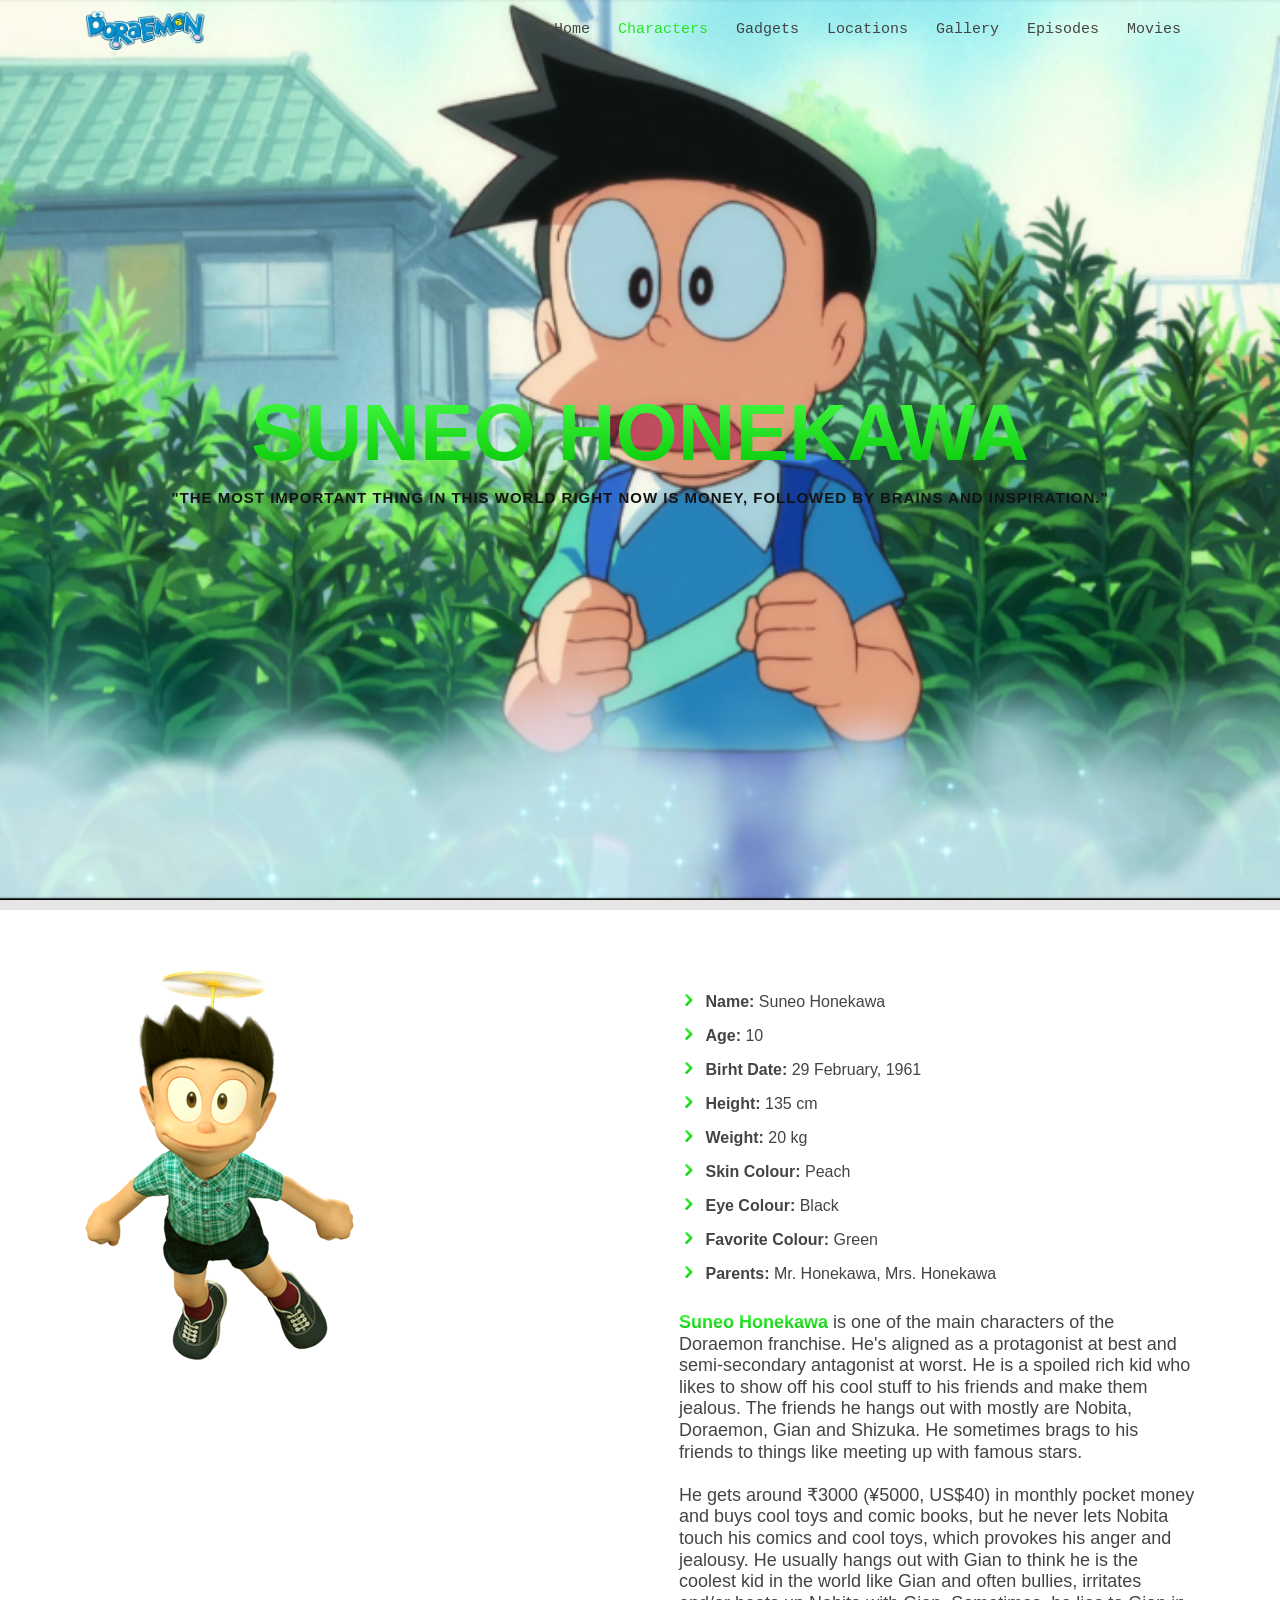
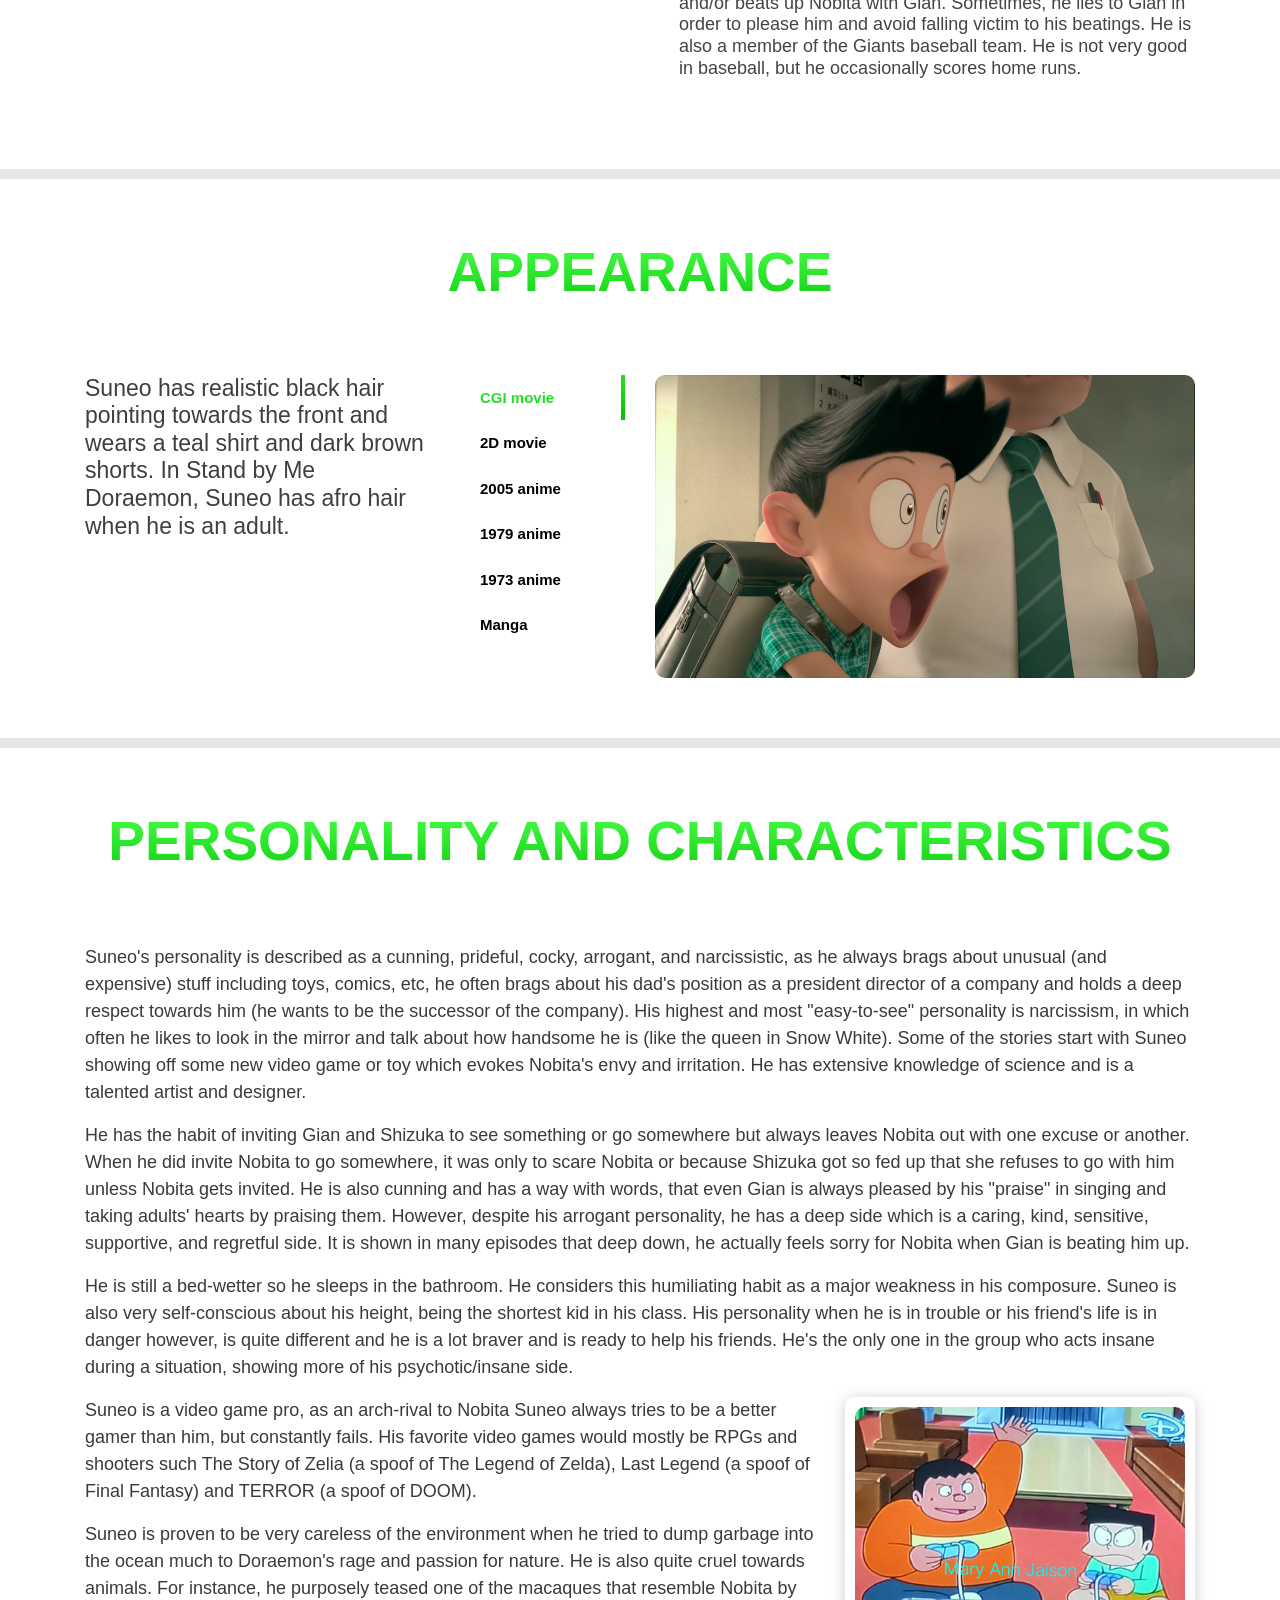
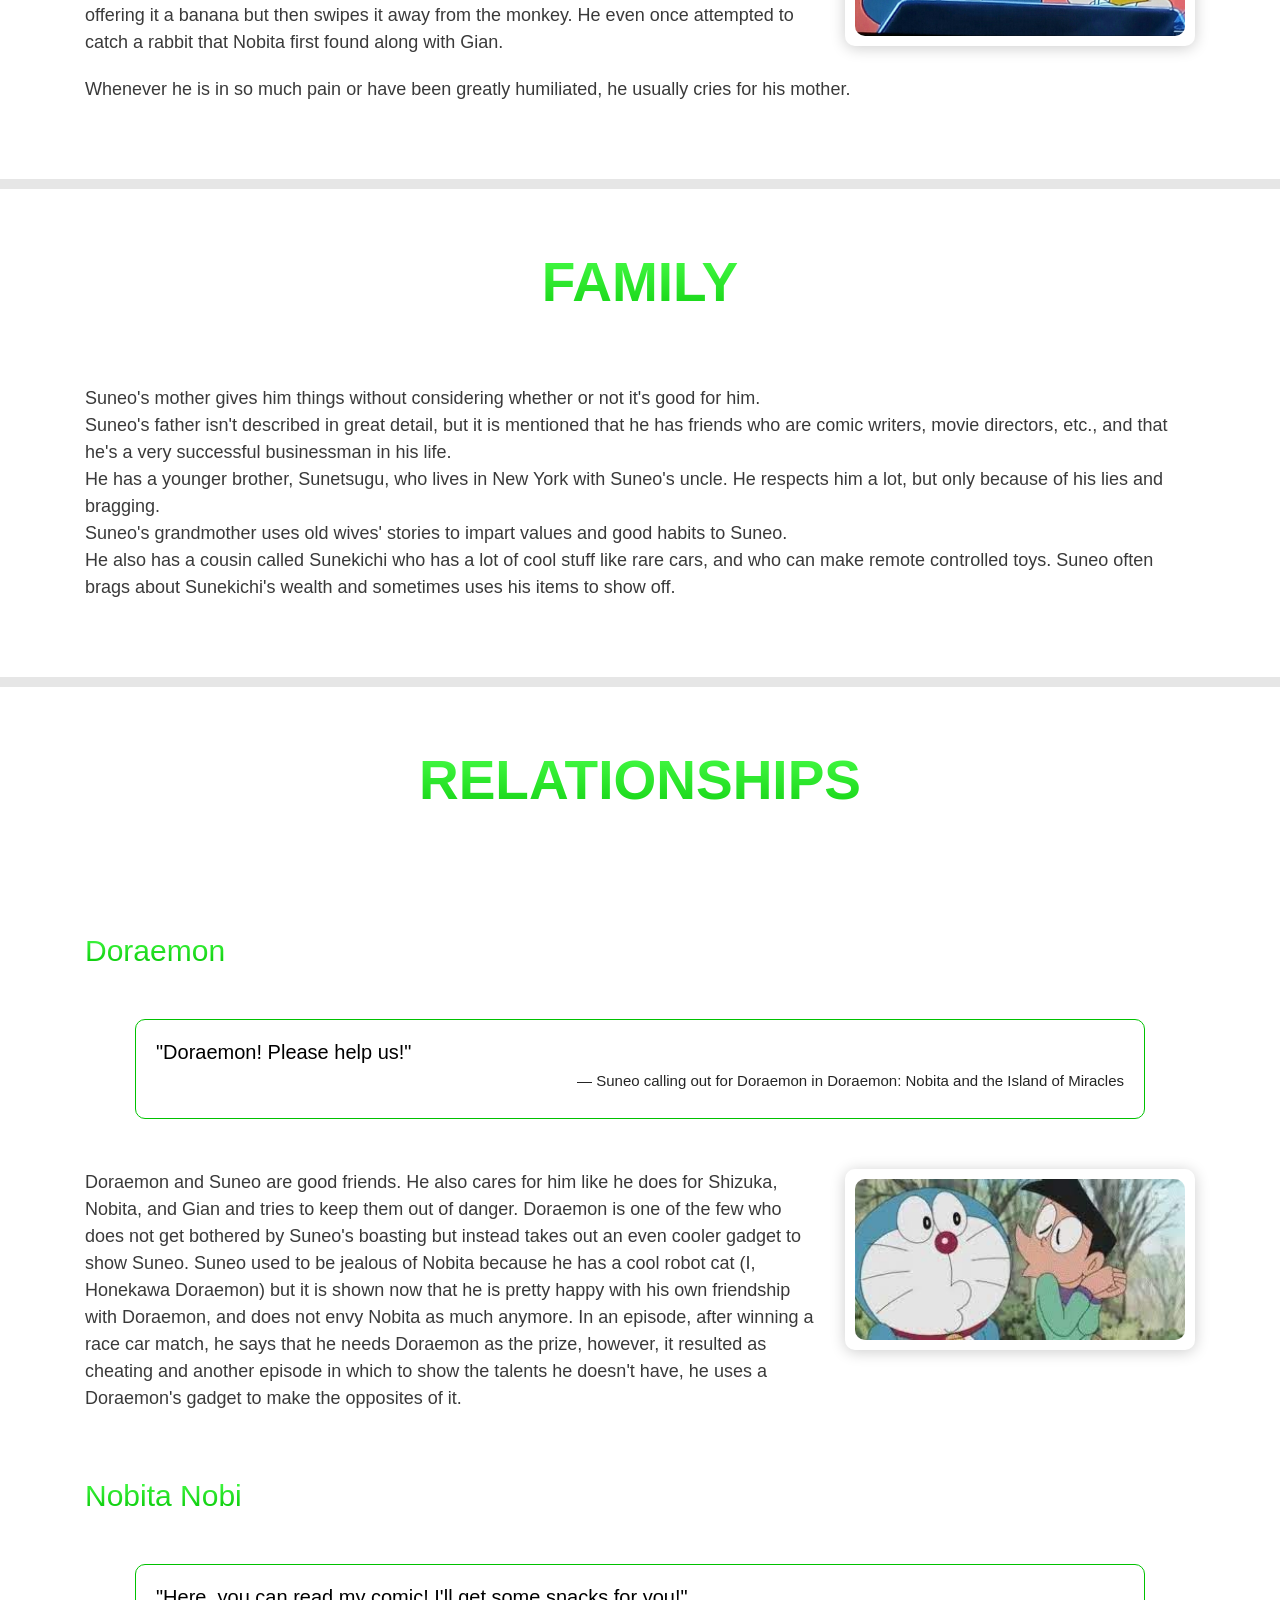
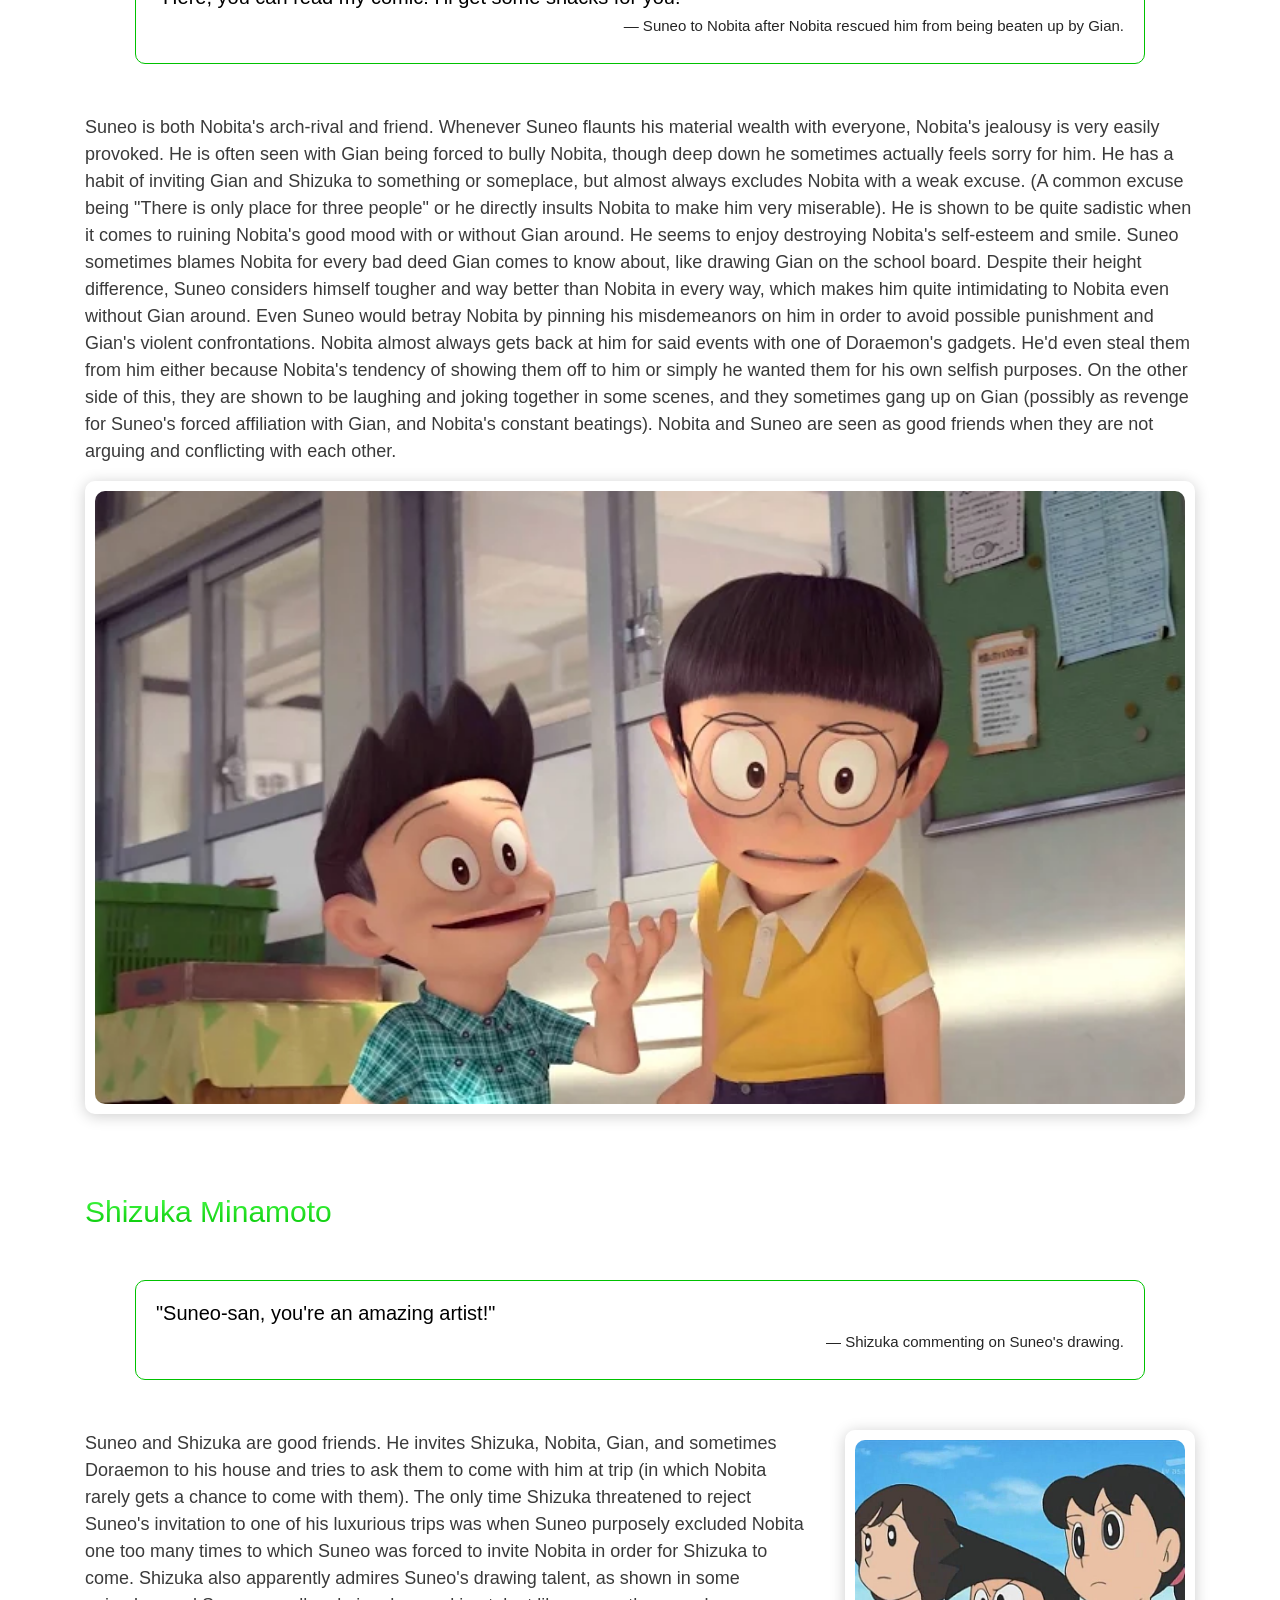
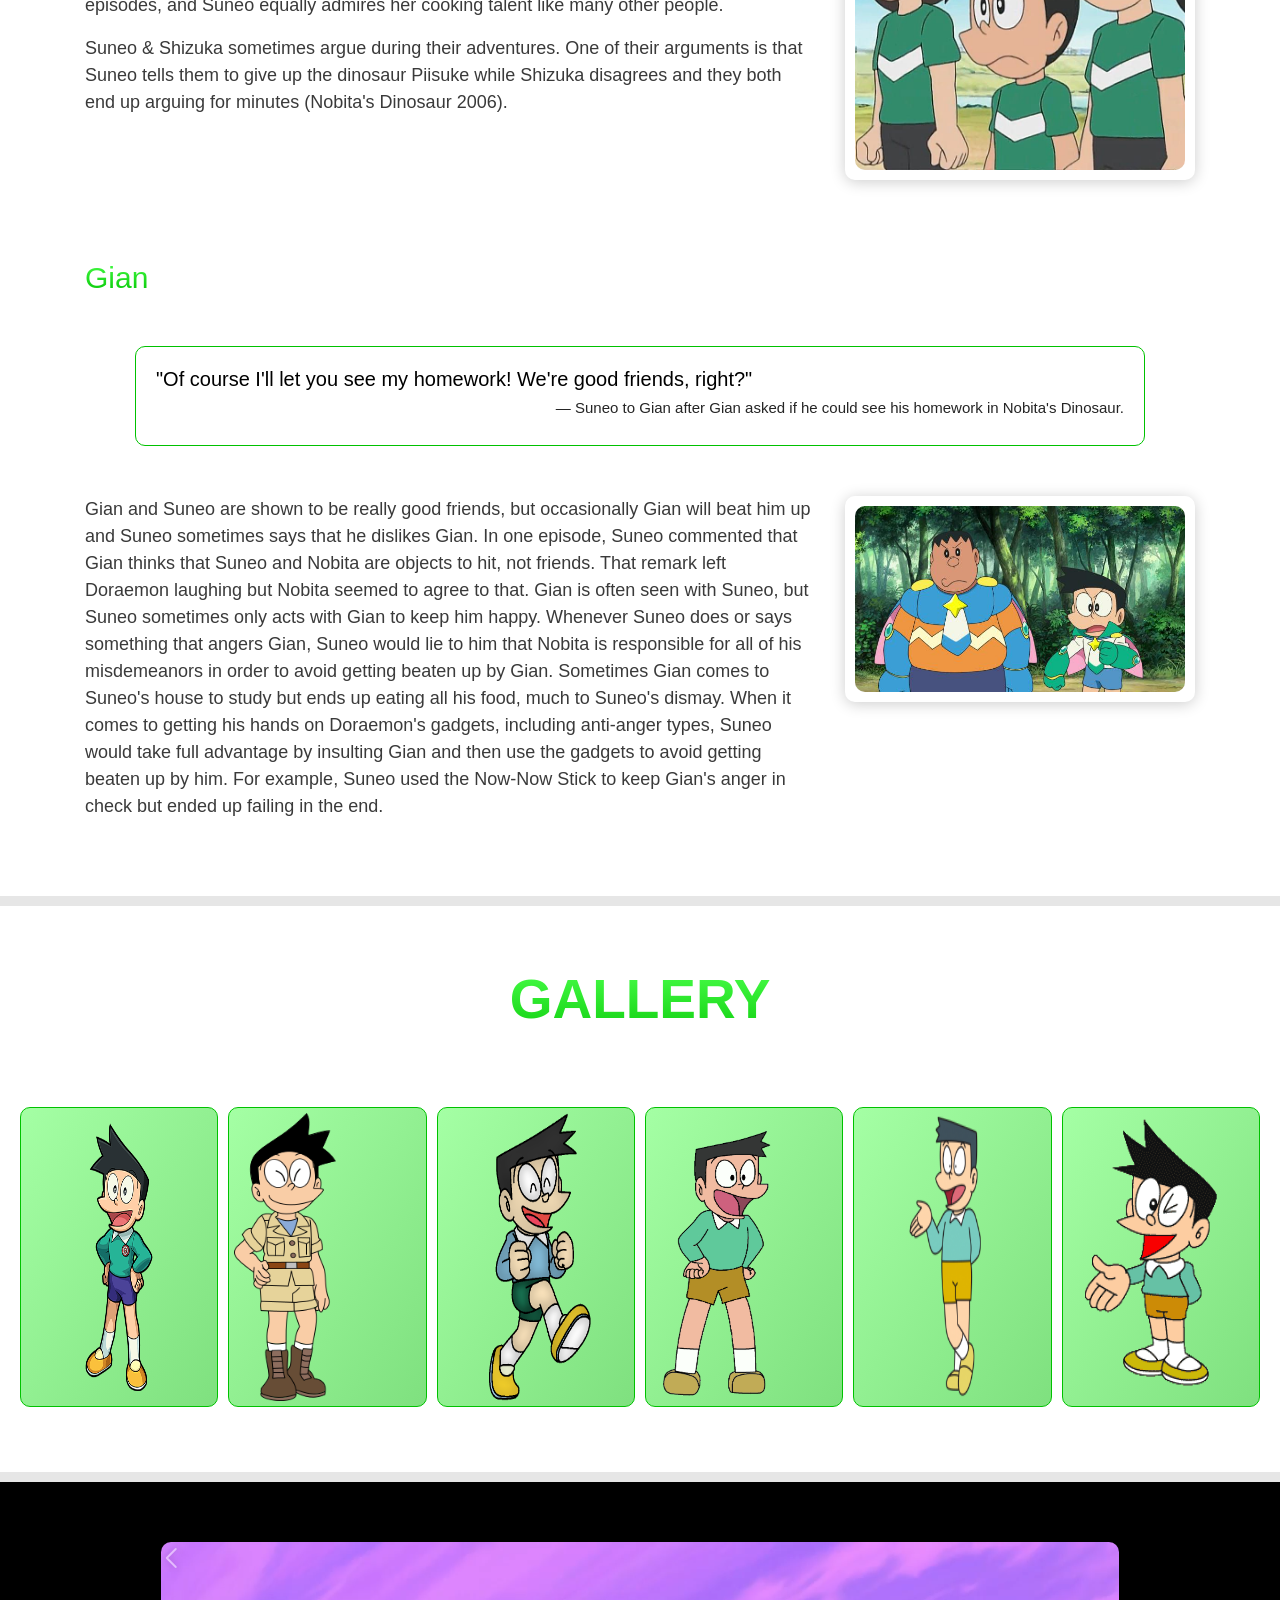
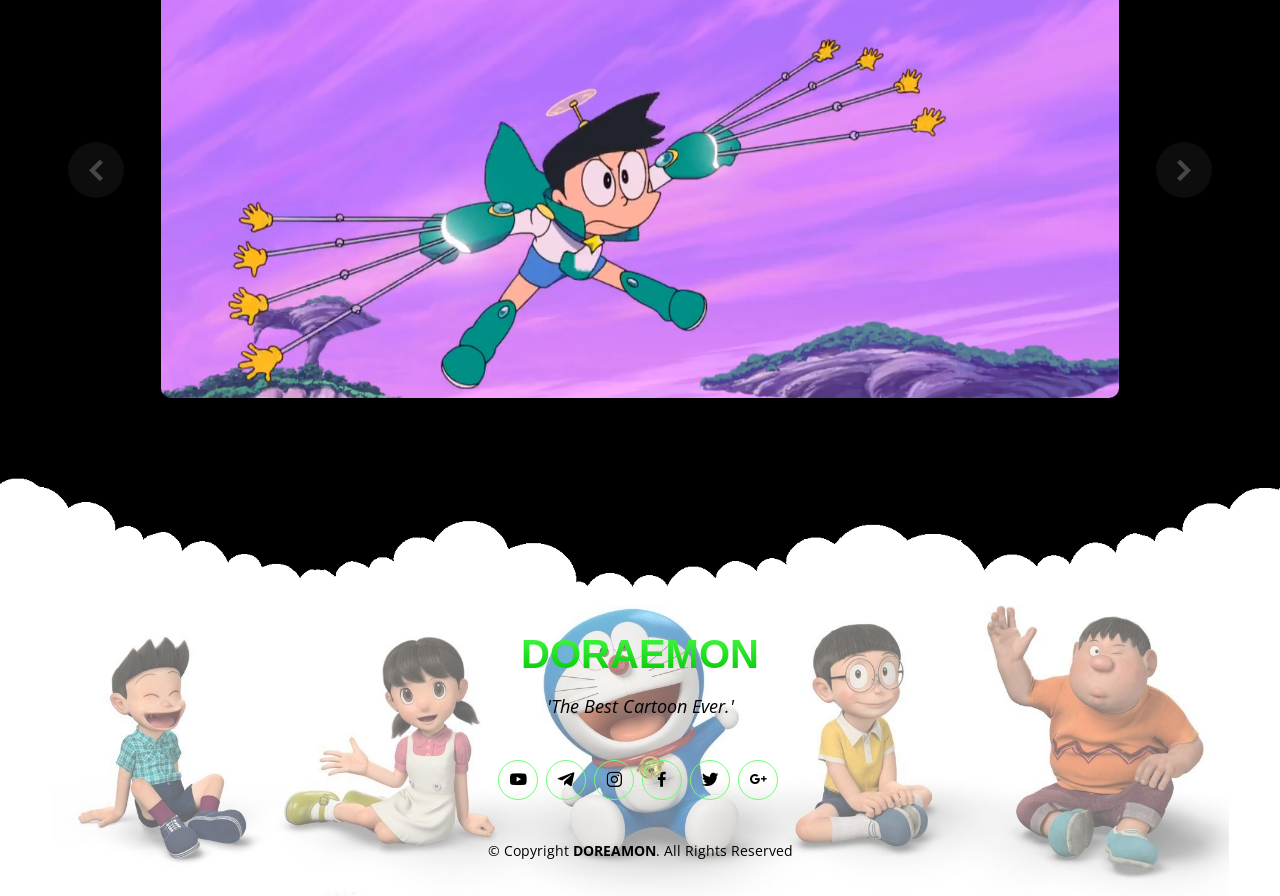
<file: assets/characters/suneo.html>
<!DOCTYPE html>
<html lang="en">

<head>
    <meta charset="utf-8">
    <meta content="width=device-width, initial-scale=1.0" name="viewport">

    <title>Suneo-Characters</title>
    <meta content="" name="description">
    <meta content="" name="keywords">

    <!-- Favicons -->
    <link href="../img/favicon.png" rel="icon">
    <link href="../img/favicon.png" rel="apple-touch-icon">

    <!-- Google Fonts -->
    <link
        href="https://fonts.googleapis.com/css?family=Open+Sans:300,300i,400,400i,600,600i,700,700i|Raleway:300,300i,400,400i,500,500i,600,600i,700,700i|Satisfy"
        rel="stylesheet">

    <!-- Vendor CSS Files -->
    <link href="../vendor/bootstrap/css/bootstrap.min.css" rel="stylesheet">
    <link href="../vendor/icofont/icofont.min.css" rel="stylesheet">
    <link href="../vendor/boxicons/css/boxicons.min.css" rel="stylesheet">
    <link href="../vendor/remixicon/remixicon.css" rel="stylesheet">
    <link href="../vendor/venobox/venobox.css" rel="stylesheet">
    <link href="../vendor/owl.carousel/assets/owl.carousel.min.css" rel="stylesheet">
    <link href="../vendor/aos/aos.css" rel="stylesheet">

    <!-- Template Main CSS File -->
    <link href="../css/nav-foot-suneo.css" rel="stylesheet">
    <link href="../css/sub-characters.css" rel="stylesheet">
</head>

<body>
    <!-- ======= Header ======= -->
    <header id="header" class="fixed-top d-flex align-items-center header-transparent">
        <div class="container d-flex align-items-center">

            <div class="logo mr-auto">
                <img src="../img/logo.png" alt="">
            </div>

            <nav class="nav-menu d-none d-lg-block">
                <ul>
                    <li><a href="../../index.html">Home</a></li>
                    <li class="activepage"><a href="../characters.html">Characters</a></li>
                    <li><a href="../gadgets.html">Gadgets</a></li>
                    <li><a href="../location.html">Locations</a></li>
                    <li><a href="../gallery.html">Gallery</a></li>
                    <li><a href="../episodes.html">Episodes</a></li>
                    <li><a href="../movies.html">Movies</a></li>
                </ul>
            </nav><!-- .nav-menu -->

        </div>
    </header><!-- End Header -->

    <!-- ======= Hero Section ======= -->
    <section id="hero" style="background-image: url(../img/Gallery/characters-main/suneo/suneo_2d.png);">
        <div class="hero-container suneo" data-aos="zoom-in" data-aos-delay="400">
            <h1 class="glow">Suneo Honekawa</h1>
            <h3>"The most important thing in this world right now is money, followed by brains and inspiration."</h3>
        </div>
    </section><!-- End Hero -->

    <main id="main">

        <!-- ======= About Me Section ======= -->
        <section id="about" class="about">
            <div class="container">

                <div class="row">
                    <div class="col-lg-6 col-md-6 d-flex align-items-stretch">
                        <div class="member" data-aos="zoom-in">
                            <div class="member-img">
                                <img src="../img/Gallery/characters-main/suneo/suneo_1.png" class="img-fluid" alt="">
                            </div>
                        </div>
                    </div>

                    <div class="col-lg-6 d-flex flex-column align-items-stretch">
                        <div class="content content-suneo pl-lg-4 d-flex flex-column justify-content-center"
                            data-aos="zoom-in">
                            <ul>
                                <li><i class="icofont-rounded-right"></i> <strong>Name:</strong> Suneo Honekawa</li>
                                <li><i class="icofont-rounded-right"></i> <strong>Age:</strong> 10</li>
                                <li><i class="icofont-rounded-right"></i> <strong>Birht Date:</strong> 29 February, 1961
                                </li>
                                <li><i class="icofont-rounded-right"></i> <strong>Height:</strong> 135 cm</li>
                                <li><i class="icofont-rounded-right"></i> <strong>Weight:</strong> 20 kg</li>
                                <li><i class="icofont-rounded-right"></i> <strong>Skin Colour:</strong> Peach</li>
                                <li><i class="icofont-rounded-right"></i> <strong>Eye Colour:</strong> Black</li>
                                <li><i class="icofont-rounded-right"></i> <strong>Favorite Colour:</strong> Green </li>
                                <li><i class="icofont-rounded-right"></i> <strong>Parents:</strong> Mr. Honekawa, Mrs.
                                    Honekawa</li>
                            </ul>

                            <h2>
                                <strong>Suneo Honekawa</strong> is one of the main characters of the Doraemon franchise.
                                He's aligned as a
                                protagonist at best and semi-secondary antagonist at worst. He is a spoiled rich kid who
                                likes to show off his cool stuff to his friends and make them jealous. The friends he
                                hangs out with mostly are Nobita, Doraemon, Gian and Shizuka. He sometimes brags to his
                                friends to things like meeting up with famous stars.<br><br>
                                He gets around ₹3000 (¥5000, US$40) in monthly pocket money and buys cool toys and
                                comic books, but he never lets Nobita touch his comics and cool toys, which provokes his
                                anger and jealousy. He usually hangs out with Gian to think he is the coolest kid in the
                                world like Gian and often bullies, irritates and/or beats up Nobita with Gian.
                                Sometimes, he lies to Gian in order to please him and avoid falling victim to his
                                beatings. He is also a member of the Giants baseball team. He is not very good in
                                baseball, but he occasionally scores home runs.<br><br>
                            </h2>
                        </div>
                    </div>
                </div>

            </div>
        </section><!-- End About Me Section -->

        <!-- ======= Specials Section ======= -->
        <section id="specials" class="specials">
            <div class="container">

                <div class="section-title" data-aos="fade-up" data-aos-delay="400">
                    <h2>Appearance</h2>
                </div>

                <div class="row">
                    <div class="col-lg-4" data-aos="fade-up" data-aos-delay="400">
                        <h3>
                            Suneo has realistic black hair pointing towards the front and wears a teal shirt and dark
                            brown shorts. In Stand by Me Doraemon, Suneo has afro hair when he is an adult.
                        </h3>
                    </div>
                    <div class="col-lg-2" data-aos="fade-up" data-aos-delay="400">
                        <ul class="nav nav-tabs flex-column suneo">
                            <li class="nav-item">
                                <a class="nav-link active show" data-toggle="tab" href="#tab-1">CGI movie</a>
                            </li>
                            <li class="nav-item">
                                <a class="nav-link" data-toggle="tab" href="#tab-2">2D movie</a>
                            </li>
                            <li class="nav-item">
                                <a class="nav-link" data-toggle="tab" href="#tab-4">2005 anime</a>
                            </li>
                            <li class="nav-item">
                                <a class="nav-link" data-toggle="tab" href="#tab-6">1979 anime</a>
                            </li>
                            <li class="nav-item">
                                <a class="nav-link" data-toggle="tab" href="#tab-7">1973 anime</a>
                            </li>
                            <li class="nav-item">
                                <a class="nav-link" data-toggle="tab" href="#tab-8">Manga</a>
                            </li>
                        </ul>
                    </div>
                    <div class="col-lg-6 mt-4 mt-lg-0" data-aos="fade-up" data-aos-delay="400">
                        <div class="tab-content">
                            <div class="tab-pane active show" id="tab-1">
                                <div class="row">
                                    <div class="col-lg-12 text-center order-1 order-lg-2">
                                        <img src="../img/Gallery/movies/stand_by_me/Stand_by_Me_Doraemon_Chapter_3_Suneo_Surprised.png"
                                            alt="" class="img-fluid">
                                    </div>
                                </div>
                            </div>
                            <div class="tab-pane" id="tab-2">
                                <div class="row">
                                    <div class="col-lg-12 text-center order-1 order-lg-2">
                                        <img src="../img/Gallery/characters-main/suneo/suneo_2d.png" alt=""
                                            class="img-fluid">
                                    </div>
                                </div>
                            </div>
                            <div class="tab-pane" id="tab-4">
                                <div class="row">
                                    <div class="col-lg-12 text-center order-1 order-lg-2">
                                        <img src="../img/Gallery/characters-main/suneo/Suneo_2005_anime.png" alt=""
                                            class="img-fluid">
                                    </div>
                                </div>
                            </div>
                            <div class="tab-pane" id="tab-6">
                                <div class="row">
                                    <div class="col-lg-12 text-center order-1 order-lg-2">
                                        <img src="../img/Gallery/characters-main/suneo/Suneo_1979.png" alt=""
                                            class="img-fluid">
                                    </div>
                                </div>
                            </div>
                            <div class="tab-pane" id="tab-7">
                                <div class="row">
                                    <div class="col-lg-12 text-center order-1 order-lg-2">
                                        <img src="../img/Gallery/characters-main/suneo/suneo_1973.jpg" alt=""
                                            class="img-fluid">
                                    </div>
                                </div>
                            </div>
                            <div class="tab-pane" id="tab-8">
                                <div class="row">
                                    <div class="col-lg-12 text-center order-1 order-lg-2">
                                        <img src="../img/Gallery/characters-main/suneo/Suneo_Manga.jpg" alt=""
                                            class="img-fluid">
                                    </div>
                                </div>
                            </div>
                        </div>
                    </div>
                </div>

            </div>
        </section><!-- End Specials Section -->

        <!-- ======= My Services Section ======= -->
        <section id="services" class="services">
            <div class="container">

                <div class="section-title">
                    <h2>Personality and Characteristics</h2>
                </div>
                <div class="row">
                    <div class="col-lg-12">
                        <p>
                            Suneo's personality is described as a cunning, prideful, cocky, arrogant, and narcissistic,
                            as he always brags about unusual (and expensive) stuff including toys, comics, etc, he often
                            brags about his dad's position as a president director of a company and holds a deep respect
                            towards him (he wants to be the successor of the company). His highest and most
                            "easy-to-see" personality is narcissism, in which often he likes to look in the mirror and
                            talk about how handsome he is (like the queen in Snow White). Some of the stories start with
                            Suneo showing off some new video game or toy which evokes Nobita's envy and irritation. He
                            has extensive knowledge of science and is a talented artist and designer.
                        </p>
                        <p>
                            He has the habit of inviting Gian and Shizuka to see something or go somewhere but always
                            leaves Nobita out with one excuse or another. When he did invite Nobita to go somewhere, it
                            was only to scare Nobita or because Shizuka got so fed up that she refuses to go with him
                            unless Nobita gets invited. He is also cunning and has a way with words, that even Gian is
                            always pleased by his "praise" in singing and taking adults' hearts by praising them.
                            However, despite his arrogant personality, he has a deep side which is a caring, kind,
                            sensitive, supportive, and regretful side. It is shown in many episodes that deep down, he
                            actually feels sorry for Nobita when Gian is beating him up.
                        </p>
                        <p>
                            He is still a bed-wetter so he sleeps in the bathroom. He considers this humiliating habit
                            as a major weakness in his composure. Suneo is also very self-conscious about his height,
                            being the shortest kid in his class. His personality when he is in trouble or his friend's
                            life is in danger however, is quite different and he is a lot braver and is ready to help
                            his friends. He's the only one in the group who acts insane during a situation, showing more
                            of his psychotic/insane side.
                        </p>
                    </div>

                    <div class="col-lg-8">
                        <p>
                            Suneo is a video game pro, as an arch-rival to Nobita Suneo always tries to be a better
                            gamer than him, but constantly fails. His favorite video games would mostly be RPGs and
                            shooters such The Story of Zelia (a spoof of The Legend of Zelda), Last Legend (a spoof of
                            Final Fantasy) and TERROR (a spoof of DOOM).
                        </p>
                        <p>
                            Suneo is proven to be very careless of the environment when he tried to dump garbage into
                            the ocean much to Doraemon's rage and passion for nature. He is also quite cruel towards
                            animals. For instance, he purposely teased one of the macaques that resemble Nobita by
                            offering it a banana but then swipes it away from the monkey. He even once attempted to
                            catch a rabbit that Nobita first found along with Gian.
                        </p>
                    </div>

                    <div class="col-lg-4">
                        <div class="image">
                            <img src="../img/Gallery/characters-main/suneo/suneo_playing_video_game.jpg" alt=""
                                class="img-fluid">
                        </div>
                    </div>

                    <div class="col-lg-12">
                        <p>
                            Whenever he is in so much pain or have been greatly humiliated, he usually cries for his
                            mother.
                        </p>
                    </div>
                </div>

            </div>
        </section><!-- End My Services Section -->

        <!-- ======= My Services Section ======= -->
        <section id="services" class="services">
            <div class="container">

                <div class="section-title">
                    <h2>Family</h2>
                </div>
                <div class="row">
                    <div class="col-lg-12">
                        <p>
                            Suneo's mother gives him things without considering whether or not it's good for him.<br>
                            Suneo's father isn't described in great detail, but it is mentioned that he has friends who
                            are comic writers, movie directors, etc., and that he's a very successful businessman in his
                            life.<br>
                            He has a younger brother, Sunetsugu, who lives in New York with Suneo's uncle. He respects
                            him a lot, but only because of his lies and bragging.<br>
                            Suneo's grandmother uses old wives' stories to impart values and good habits to Suneo.<br>
                            He also has a cousin called Sunekichi who has a lot of cool stuff like rare cars, and who
                            can make remote controlled toys. Suneo often brags about Sunekichi's wealth and sometimes
                            uses his items to show off.
                        </p>
                    </div>
                </div>

            </div>
        </section><!-- End My Services Section -->

        <!-- ======= Relationships Section ======= -->
        <section id="services" class="services">
            <div class="container">

                <div class="section-title">
                    <h2>Relationships</h2>
                </div>

                <div class="suneo">
                    <h3>Doraemon</h3>
                </div>

                <div class="discription-suneo">
                    <h4>
                        "Doraemon! Please help us!"
                    </h4>
                    <div class="from">
                        <h5>— Suneo calling out for Doraemon in Doraemon: Nobita and the Island of Miracles</h5>
                    </div>
                </div>

                <div class="row">
                    <div class="col-lg-8">
                        <p>
                            Doraemon and Suneo are good friends. He also cares for him like he does for Shizuka, Nobita,
                            and Gian and tries to keep them out of danger. Doraemon is one of the few who does not get
                            bothered by Suneo's boasting but instead takes out an even cooler gadget to show Suneo.
                            Suneo used to be jealous of Nobita because he has a cool robot cat (I, Honekawa Doraemon)
                            but it is shown now that he is pretty happy with his own friendship with Doraemon, and does
                            not envy Nobita as much anymore. In an episode, after winning a race car match, he says that
                            he needs Doraemon as the prize, however, it resulted as cheating and another episode in
                            which to show the talents he doesn't have, he uses a Doraemon's gadget to make the opposites
                            of it.
                        </p>
                    </div>

                    <div class="col-lg-4">
                        <div class="image">
                            <img src="../img/Gallery/characters_relation/doraemon-suneo_2.jpg" alt="" class="img-fluid">
                        </div>
                    </div>
                </div>

                <div class="suneo">
                    <h3>Nobita Nobi</h3>
                </div>

                <div class="discription-suneo">
                    <h4>
                        "Here, you can read my comic! I'll get some snacks for you!"
                    </h4>
                    <div class="from">
                        <h5>— Suneo to Nobita after Nobita rescued him from being beaten up by Gian.</h5>
                    </div>
                </div>

                <div class="row">
                    <div class="col-lg-12">
                        <p>
                            Suneo is both Nobita's arch-rival and friend. Whenever Suneo flaunts his material wealth
                            with everyone, Nobita's jealousy is very easily provoked. He is often seen with Gian being
                            forced to bully Nobita, though deep down he sometimes actually feels sorry for him. He has a
                            habit of inviting Gian and Shizuka to something or someplace, but almost always excludes
                            Nobita with a weak excuse. (A common excuse being "There is only place for three people" or
                            he directly insults Nobita to make him very miserable). He is shown to be quite sadistic
                            when it comes to ruining Nobita's good mood with or without Gian around. He seems to enjoy
                            destroying Nobita's self-esteem and smile. Suneo sometimes blames Nobita for every bad deed
                            Gian comes to know about, like drawing Gian on the school board. Despite their height
                            difference, Suneo considers himself tougher and way better than Nobita in every way, which
                            makes him quite intimidating to Nobita even without Gian around. Even Suneo would betray
                            Nobita by pinning his misdemeanors on him in order to avoid possible punishment and Gian's
                            violent confrontations. Nobita almost always gets back at him for said events with one of
                            Doraemon's gadgets. He'd even steal them from him either because Nobita's tendency of
                            showing them off to him or simply he wanted them for his own selfish purposes. On the other
                            side of this, they are shown to be laughing and joking together in some scenes, and they
                            sometimes gang up on Gian (possibly as revenge for Suneo's forced affiliation with Gian, and
                            Nobita's constant beatings). Nobita and Suneo are seen as good friends when they are not
                            arguing and conflicting with each other.
                        </p>
                    </div>

                    <div class="col-lg-12">
                        <div class="image">
                            <img src="../img/Gallery/characters_relation/nobita-suneo_1.webp" alt="" class="img-fluid">
                        </div>
                    </div>
                </div>

                <div class="suneo">
                    <h3>Shizuka Minamoto</h3>
                </div>

                <div class="discription-suneo">
                    <h4>
                        "Suneo-san, you're an amazing artist!"
                    </h4>
                    <div class="from">
                        <h5>— Shizuka commenting on Suneo's drawing.</h5>
                    </div>
                </div>

                <div class="row">
                    <div class="col-lg-8">
                        <p>
                            Suneo and Shizuka are good friends. He invites Shizuka, Nobita, Gian, and sometimes Doraemon
                            to his house and tries to ask them to come with him at trip (in which Nobita rarely gets a
                            chance to come with them). The only time Shizuka threatened to reject Suneo's invitation to
                            one of his luxurious trips was when Suneo purposely excluded Nobita one too many times to
                            which Suneo was forced to invite Nobita in order for Shizuka to come. Shizuka also
                            apparently admires Suneo's drawing talent, as shown in some episodes, and Suneo equally
                            admires her cooking talent like many other people.
                        </p>
                        <p>
                            Suneo & Shizuka sometimes argue during their adventures. One of their arguments is that
                            Suneo tells them to give up the dinosaur Piisuke while Shizuka disagrees and they both end
                            up arguing for minutes (Nobita's Dinosaur 2006).
                        </p>
                    </div>

                    <div class="col-lg-4">
                        <div class="image">
                            <img src="../img/Gallery/characters_relation/shizuka-suneo_2.jpg" alt="" class="img-fluid">
                        </div>
                    </div>
                </div>

                <div class="suneo">
                    <h3>Gian</h3>
                </div>

                <div class="discription-suneo">
                    <h4>
                        "Of course I'll let you see my homework! We're good friends, right?"
                    </h4>
                    <div class="from">
                        <h5>— Suneo to Gian after Gian asked if he could see his homework in Nobita's Dinosaur.</h5>
                    </div>
                </div>

                <div class="row">
                    <div class="col-lg-8">
                        <p>
                            Gian and Suneo are shown to be really good friends, but occasionally Gian will beat him up
                            and Suneo sometimes says that he dislikes Gian. In one episode, Suneo commented that Gian
                            thinks that Suneo and Nobita are objects to hit, not friends. That remark left Doraemon
                            laughing but Nobita seemed to agree to that. Gian is often seen with Suneo, but Suneo
                            sometimes only acts with Gian to keep him happy. Whenever Suneo does or says something that
                            angers Gian, Suneo would lie to him that Nobita is responsible for all of his misdemeanors
                            in order to avoid getting beaten up by Gian. Sometimes Gian comes to Suneo's house to study
                            but ends up eating all his food, much to Suneo's dismay. When it comes to getting his hands
                            on Doraemon's gadgets, including anti-anger types, Suneo would take full advantage by
                            insulting Gian and then use the gadgets to avoid getting beaten up by him. For example,
                            Suneo used the Now-Now Stick to keep Gian's anger in check but ended up failing in the end.
                        </p>
                    </div>

                    <div class="col-lg-4">
                        <div class="image">
                            <img src="../img/Gallery/characters_relation/gian-suneo_1.png" alt="" class="img-fluid">
                        </div>
                    </div>
                </div>

            </div>
        </section><!-- End Relationships Section -->

        <!-- ======= Gallery-non-enteractive Section ======= -->
        <section id="gallery-non-enteractive" class="gallery-non-enteractive">
            <div class="container-fluid">

                <div class="section-title">
                    <h2>Gallery</h2>
                </div>

                <div class="row no-gutters suneo">

                    <div class="col-lg-2 col-md-4">
                        <div class="gallery-item">
                            <img src="../img/Gallery/characters-main/suneo/Suneo_png_1.png" alt="" class="img-fluid">
                        </div>
                    </div>

                    <div class="col-lg-2 col-md-4">
                        <div class="gallery-item">
                            <img src="../img/Gallery/characters-main/suneo/Suneo_png_2.png" alt="" class="img-fluid">
                        </div>
                    </div>

                    <div class="col-lg-2 col-md-4">
                        <div class="gallery-item">
                            <img src="../img/Gallery/characters-main/suneo/Suneo_png_3.png" alt="" class="img-fluid">
                        </div>
                    </div>

                    <div class="col-lg-2 col-md-4">
                        <div class="gallery-item">
                            <img src="../img/Gallery/characters-main/suneo/Suneo_png_4.png" alt="" class="img-fluid">
                        </div>
                    </div>

                    <div class="col-lg-2 col-md-4">
                        <div class="gallery-item">
                            <img src="../img/Gallery/characters-main/suneo/Suneo_png_5.png" alt="" class="img-fluid">
                        </div>
                    </div>

                    <div class="col-lg-2 col-md-4">
                        <div class="gallery-item">
                            <img src="../img/Gallery/characters-main/suneo/Suneo_png_6.gif" alt="" class="img-fluid">
                        </div>
                    </div>

                </div>

            </div>
        </section><!-- End Gallery-non-enteractive Section -->

        <!-- ======= Gallery Section ======= -->
        <!--<section id="gallery" class="gallery">
            <div class="container-fluid">

                <div class="row no-gutters">

                    <div class="col-lg-3 col-md-4">
                        <div class="gallery-item">
                            <a href="#" class="venobox" data-gall="gallery-item">
                                <img src="#" alt="" class="img-fluid">
                            </a>
                        </div>
                    </div>

                </div>

            </div>
        </section>-->
        <!-- End Gallery Section -->

        <!-- ======= slide Section ======= -->
        <section id="hero slide" class="slide" style="background: #000;">
            <div class="hero-container">

                <div id="heroCarousel" class="carousel slide carousel-fade" data-ride="carousel">

                    <ol class="carousel-indicators" id="hero-carousel-indicators"></ol>

                    <div class="carousel-inner" role="listbox">

                        <!-- Slide 1 -->
                        <div class="carousel-item active">
                            <div class="carousel-container">
                                <div class="carousel-content">
                                    <img src="../img/Gallery/movies/Doraemon_Nobitas_Space_Heroes/super_suneo.png"
                                        alt="" class="img-fluid">
                                </div>
                            </div>
                        </div>

                        <!-- Slide 2 -->
                        <div class="carousel-item">
                            <div class="carousel-container">
                                <div class="carousel-content">
                                    <img src="../img/Gallery/movies/Doraemon_Nobitas_Space_Heroes/Aahhhh_my_hand_suneo.png"
                                        alt="" class="img-fluid">
                                </div>
                            </div>
                        </div>

                        <!-- Slide 3 -->
                        <div class="carousel-item">
                            <div class="carousel-container">
                                <div class="carousel-content">
                                    <img src="../img/Gallery/movies/Doraemon_Nobitas_Space_Heroes/Suneo_shocked.png"
                                        alt="" class="img-fluid">
                                </div>
                            </div>
                        </div>

                        <!-- Slide 4 -->
                        <div class="carousel-item">
                            <div class="carousel-container">
                                <div class="carousel-content">
                                    <img src="../img/Gallery/movies/Doraemon_Nobitas_Space_Heroes/Oh_there_it_is_suneo.png"
                                        alt="" class="img-fluid">
                                </div>
                            </div>
                        </div>

                        <!-- Slide 5 -->
                        <div class="carousel-item">
                            <div class="carousel-container">
                                <div class="carousel-content">
                                    <img src="../img/Gallery/movies/Doraemon_Nobitas_Space_Heroes/tumblr_o0nctrjsRd1uupygdo4_r1_500.gif"
                                        alt="" class="img-fluid">
                                </div>
                            </div>
                        </div>

                        <!-- Slide 6 -->
                        <div class="carousel-item">
                            <div class="carousel-container">
                                <div class="carousel-content">
                                    <img src="../img/Gallery/movies/Doraemon_Nobita_and_the_Windmasters/Fuuko_bad_suneo.png"
                                        alt="" class="img-fluid">
                                </div>
                            </div>
                        </div>

                        <!-- Slide 7 -->
                        <div class="carousel-item">
                            <div class="carousel-container">
                                <div class="carousel-content">
                                    <img src="../img/Gallery/movies/Doraemon_Nobita_and_the_Windmasters/good_Suneo_fuuko.png"
                                        alt="" class="img-fluid">
                                </div>
                            </div>
                        </div>

                        <!-- Slide 8 -->
                        <div class="carousel-item">
                            <div class="carousel-container">
                                <div class="carousel-content">
                                    <img src="../img/Gallery/movies/Doraemon_Nobita_and_the_Windmasters/Mafuuga_suneo.png"
                                        alt="" class="img-fluid">
                                </div>
                            </div>
                        </div>

                    </div>

                    <a class="carousel-control-prev" href="#heroCarousel" role="button" data-slide="prev">
                        <span class="carousel-control-prev-icon icofont-simple-left" aria-hidden="true"></span>
                        <span class="sr-only">Previous</span>
                    </a>

                    <a class="carousel-control-next" href="#heroCarousel" role="button" data-slide="next">
                        <span class="carousel-control-next-icon icofont-simple-right" aria-hidden="true"></span>
                        <span class="sr-only">Next</span>
                    </a>

                </div>
            </div>
        </section>
        <!-- End slide -->

    </main><!-- End #main -->

    <div class="img-footer"
        style="background: #000;">
        <img src="../img/footer_img.png" alt="">
    </div>

    <!-- ======= Footer ======= -->
    <footer id="footer">
        <div class="container">
            <h3>DORAEMON</h3>
            <p>'The Best Cartoon Ever.'</p>
            <div class="social-links">
                <a href="#" class="youtube"><i class="bx bxl-youtube"></i></a>
                <a href="#" class="telegram"><i class="bx bxl-telegram"></i></a>
                <a href="#" class="instagram"><i class="bx bxl-instagram"></i></a>
                <a href="#" class="facebook"><i class="bx bxl-facebook"></i></a>
                <a href="#" class="twitter"><i class="bx bxl-twitter"></i></a>
                <a href="#" class="google-plus"><i class="bx bxl-google-plus"></i></a>
            </div>
            <div class="copyright">
                &copy; Copyright <strong><span>DOREAMON</span></strong>. All Rights Reserved
            </div>
        </div>
    </footer><!-- End Footer -->

    <a href="#" class="back-to-top"><i class="icofont-simple-up"></i></a>

    <!-- Vendor JS Files -->
    <script src="../vendor/jquery/jquery.min.js"></script>
    <script src="../vendor/bootstrap/js/bootstrap.bundle.min.js"></script>
    <script src="../vendor/jquery.easing/jquery.easing.min.js"></script>
    <script src="../vendor/php-email-form/validate.js"></script>
    <script src="../vendor/waypoints/jquery.waypoints.min.js"></script>
    <script src="../vendor/isotope-layout/isotope.pkgd.min.js"></script>
    <script src="../vendor/venobox/venobox.min.js"></script>
    <script src="../vendor/owl.carousel/owl.carousel.min.js"></script>
    <script src="../vendor/aos/aos.js"></script>

    <!-- Template Main JS File -->
    <script src="../js/main.js"></script>

</body>

</html>
</file>
<file: assets/vendor/venobox/venobox.css>
/* ------ venobox.css --------*/
.vbox-overlay *, .vbox-overlay *:before, .vbox-overlay *:after{
    -webkit-backface-visibility: hidden;
    -webkit-box-sizing:border-box;
    -moz-box-sizing:border-box;
    box-sizing:border-box;
}
.vbox-overlay * { 
    -webkit-backface-visibility: visible;
    backface-visibility: visible;
}
.vbox-overlay{
    display: -webkit-flex;
    display: flex;
    -webkit-flex-direction: column;
    flex-direction: column;
    -webkit-justify-content: center;
    justify-content: center;
    -webkit-align-items: center;
    align-items: center;
    position: fixed;
    left: 0;
    top: 0;
    bottom: 0;
    right: 0;
    z-index: 999999;
}

/* ----- navigation ----- */
.vbox-title{
    width: 100%;
    height: 40px;
    float: left;
    text-align: center;
    line-height: 28px;
    font-size: 12px;
    padding: 6px 50px;
    overflow: hidden;
    position: fixed;
    display: none;
    left: 0;
    z-index: 89;
}
.vbox-close{
    cursor: pointer;
    position: fixed;
    top: -1px;
    right: 0;
    width: 50px;
    height: 40px;
    padding: 6px;
    display: block;
    background-position:10px center;
    overflow: hidden;
    font-size: 24px;
    line-height: 1;
    text-align: center;
    z-index: 99;
}
.vbox-left{
    cursor: pointer;
    position: fixed;
    left: 0;
    height: 40px;
    overflow: hidden;
    line-height: 28px;
    font-size: 12px;
    z-index: 99;
    display: flex;
    align-items:center;
}
.vbox-num{
    display: inline-block;
    margin: 6px 0 6px 15px;
}
/* ----- Social share ----- */
.vbox-share{
    line-height: 28px;
    font-size: 12px;
    overflow: hidden;
    position: fixed;
    left: 0;
    z-index: 98;
    display: flex;
    align-items:center;
    justify-content: center;
    width: 100%;
    text-align: center;
}
.vbox-share svg{
    max-height: 28px;
    width: 28px;
    z-index: 10;
    margin-left: 12px;
    margin-top: 6px;
    margin-bottom: 6px;
    vertical-align: middle;
}


/* ----- navigation ARROWS ----- */
.vbox-next, .vbox-prev{
    position: fixed;
    top: 50%;
    margin-top: -15px;
    overflow: hidden;
    cursor: pointer;
    display: block;
    width: 45px;
    height: 45px;
    z-index: 99;
}
.vbox-next span, .vbox-prev span{
    position: relative;
    width: 20px;
    height: 20px;
    border: 2px solid transparent;
    border-top-color: #B6B6B6;
    border-right-color: #B6B6B6;
    text-indent: -100px;
    position: absolute;
    top: 8px;
    display: block;
}
.vbox-prev{
    left: 15px;
}
.vbox-next{
    right: 15px;
}
.vbox-prev span{
    left: 10px;
    -ms-transform: rotate(-135deg);
    -webkit-transform: rotate(-135deg);
    transform: rotate(-135deg);
}
.vbox-next span{
    -ms-transform: rotate(45deg);
    -webkit-transform: rotate(45deg);
    transform: rotate(45deg);
    right: 10px;
}
/* ------- inline window ------ */
.vbox-inline{
    width: 420px;
    height: 315px;
    height: 70vh;
    padding: 10px;
    background: #fff;
    margin: 0 auto;
    overflow: auto;
    text-align: left;
}
/* ------- Video & iFrames window ------ */
.venoframe{
    max-width: 100%;
    width: 100%;
    border: none;
    width: 100%;
    height: 260px;
    height: 70vh;
}
.venoframe.vbvid{
    height: 260px;
}
@media (min-width: 768px) {
    .venoframe, .vbox-inline{
        width: 90%;
        height: 360px;
        height: 70vh;
    }
    .venoframe.vbvid{
        width: 640px;
        height: 360px;
    }
}
@media (min-width: 992px) {
    .venoframe, .vbox-inline{
        max-width: 1200px;
        width: 80%;
        height: 540px;
        height: 70vh;
    }
    .venoframe.vbvid{
        width: 960px;
        height: 540px;
    }
}
/* 
Please do NOT edit this part! 
or at least read this note: http://i.imgur.com/7C0ws9e.gif
*/
.vbox-open{
    overflow: hidden;
}
.vbox-container{
    position: absolute;
    left: 0;
    right: 0;
    top: 0;
    bottom: 0;
    overflow-x: hidden;
    overflow-y: scroll;
    overflow-scrolling: touch;
    -webkit-overflow-scrolling: touch;
    z-index: 20;
    max-height: 100%;

}

.vbox-content{
    text-align: center;
    float: left;
    width: 100%;
    position: relative;
    overflow: hidden;
    padding: 20px 4%;
}
.vbox-container img{
    max-width: 100%;
    height: auto;
}
.vbox-figlio{
    box-shadow: 0 0 12px rgba(0,0,0,0.19), 0 6px 6px rgba(0,0,0,0.23);
    max-width: 100%;
    text-align: initial;
}
img.vbox-figlio{
    -webkit-user-select: none;
-khtml-user-select: none;
-moz-user-select: none;
-o-user-select: none;
user-select: none;
}
.vbox-content.swipe-left{
    margin-left: -200px !important;
}
.vbox-content.swipe-right{
    margin-left: 200px !important;
}
.vbox-animated{
    webkit-transition: margin 300ms ease-out;
    transition: margin 300ms ease-out;
}

/* ---------- preloader ----------
 * SPINKIT 
 * http://tobiasahlin.com/spinkit/
-------------------------------- */
.sk-double-bounce,.sk-rotating-plane{width:40px;height:40px;margin:40px auto}.sk-rotating-plane{background-color:#333;-webkit-animation:sk-rotatePlane 1.2s infinite ease-in-out;animation:sk-rotatePlane 1.2s infinite ease-in-out}@-webkit-keyframes sk-rotatePlane{0%{-webkit-transform:perspective(120px) rotateX(0) rotateY(0);transform:perspective(120px) rotateX(0) rotateY(0)}50%{-webkit-transform:perspective(120px) rotateX(-180.1deg) rotateY(0);transform:perspective(120px) rotateX(-180.1deg) rotateY(0)}100%{-webkit-transform:perspective(120px) rotateX(-180deg) rotateY(-179.9deg);transform:perspective(120px) rotateX(-180deg) rotateY(-179.9deg)}}@keyframes sk-rotatePlane{0%{-webkit-transform:perspective(120px) rotateX(0) rotateY(0);transform:perspective(120px) rotateX(0) rotateY(0)}50%{-webkit-transform:perspective(120px) rotateX(-180.1deg) rotateY(0);transform:perspective(120px) rotateX(-180.1deg) rotateY(0)}100%{-webkit-transform:perspective(120px) rotateX(-180deg) rotateY(-179.9deg);transform:perspective(120px) rotateX(-180deg) rotateY(-179.9deg)}}.sk-double-bounce{position:relative}.sk-double-bounce .sk-child{width:100%;height:100%;border-radius:50%;background-color:#333;opacity:.6;position:absolute;top:0;left:0;-webkit-animation:sk-doubleBounce 2s infinite ease-in-out;animation:sk-doubleBounce 2s infinite ease-in-out}.sk-chasing-dots .sk-child,.sk-spinner-pulse,.sk-three-bounce .sk-child{background-color:#333;border-radius:100%}.sk-double-bounce .sk-double-bounce2{-webkit-animation-delay:-1s;animation-delay:-1s}@-webkit-keyframes sk-doubleBounce{0%,100%{-webkit-transform:scale(0);transform:scale(0)}50%{-webkit-transform:scale(1);transform:scale(1)}}@keyframes sk-doubleBounce{0%,100%{-webkit-transform:scale(0);transform:scale(0)}50%{-webkit-transform:scale(1);transform:scale(1)}}.sk-wave{margin:40px auto;width:50px;height:40px;text-align:center;font-size:10px}.sk-wave .sk-rect{background-color:#333;height:100%;width:6px;display:inline-block;-webkit-animation:sk-waveStretchDelay 1.2s infinite ease-in-out;animation:sk-waveStretchDelay 1.2s infinite ease-in-out}.sk-wave .sk-rect1{-webkit-animation-delay:-1.2s;animation-delay:-1.2s}.sk-wave .sk-rect2{-webkit-animation-delay:-1.1s;animation-delay:-1.1s}.sk-wave .sk-rect3{-webkit-animation-delay:-1s;animation-delay:-1s}.sk-wave .sk-rect4{-webkit-animation-delay:-.9s;animation-delay:-.9s}.sk-wave .sk-rect5{-webkit-animation-delay:-.8s;animation-delay:-.8s}@-webkit-keyframes sk-waveStretchDelay{0%,100%,40%{-webkit-transform:scaleY(.4);transform:scaleY(.4)}20%{-webkit-transform:scaleY(1);transform:scaleY(1)}}@keyframes sk-waveStretchDelay{0%,100%,40%{-webkit-transform:scaleY(.4);transform:scaleY(.4)}20%{-webkit-transform:scaleY(1);transform:scaleY(1)}}.sk-wandering-cubes{margin:40px auto;width:40px;height:40px;position:relative}.sk-wandering-cubes .sk-cube{background-color:#333;width:10px;height:10px;position:absolute;top:0;left:0;-webkit-animation:sk-wanderingCube 1.8s ease-in-out -1.8s infinite both;animation:sk-wanderingCube 1.8s ease-in-out -1.8s infinite both}.sk-chasing-dots,.sk-spinner-pulse{width:40px;height:40px;margin:40px auto}.sk-wandering-cubes .sk-cube2{-webkit-animation-delay:-.9s;animation-delay:-.9s}@-webkit-keyframes sk-wanderingCube{0%{-webkit-transform:rotate(0);transform:rotate(0)}25%{-webkit-transform:translateX(30px) rotate(-90deg) scale(.5);transform:translateX(30px) rotate(-90deg) scale(.5)}50%{-webkit-transform:translateX(30px) translateY(30px) rotate(-179deg);transform:translateX(30px) translateY(30px) rotate(-179deg)}50.1%{-webkit-transform:translateX(30px) translateY(30px) rotate(-180deg);transform:translateX(30px) translateY(30px) rotate(-180deg)}75%{-webkit-transform:translateX(0) translateY(30px) rotate(-270deg) scale(.5);transform:translateX(0) translateY(30px) rotate(-270deg) scale(.5)}100%{-webkit-transform:rotate(-360deg);transform:rotate(-360deg)}}@keyframes sk-wanderingCube{0%{-webkit-transform:rotate(0);transform:rotate(0)}25%{-webkit-transform:translateX(30px) rotate(-90deg) scale(.5);transform:translateX(30px) rotate(-90deg) scale(.5)}50%{-webkit-transform:translateX(30px) translateY(30px) rotate(-179deg);transform:translateX(30px) translateY(30px) rotate(-179deg)}50.1%{-webkit-transform:translateX(30px) translateY(30px) rotate(-180deg);transform:translateX(30px) translateY(30px) rotate(-180deg)}75%{-webkit-transform:translateX(0) translateY(30px) rotate(-270deg) scale(.5);transform:translateX(0) translateY(30px) rotate(-270deg) scale(.5)}100%{-webkit-transform:rotate(-360deg);transform:rotate(-360deg)}}.sk-spinner-pulse{-webkit-animation:sk-pulseScaleOut 1s infinite ease-in-out;animation:sk-pulseScaleOut 1s infinite ease-in-out}@-webkit-keyframes sk-pulseScaleOut{0%{-webkit-transform:scale(0);transform:scale(0)}100%{-webkit-transform:scale(1);transform:scale(1);opacity:0}}@keyframes sk-pulseScaleOut{0%{-webkit-transform:scale(0);transform:scale(0)}100%{-webkit-transform:scale(1);transform:scale(1);opacity:0}}.sk-chasing-dots{position:relative;text-align:center;-webkit-animation:sk-chasingDotsRotate 2s infinite linear;animation:sk-chasingDotsRotate 2s infinite linear}.sk-chasing-dots .sk-child{width:60%;height:60%;display:inline-block;position:absolute;top:0;-webkit-animation:sk-chasingDotsBounce 2s infinite ease-in-out;animation:sk-chasingDotsBounce 2s infinite ease-in-out}.sk-chasing-dots .sk-dot2{top:auto;bottom:0;-webkit-animation-delay:-1s;animation-delay:-1s}@-webkit-keyframes sk-chasingDotsRotate{100%{-webkit-transform:rotate(360deg);transform:rotate(360deg)}}@keyframes sk-chasingDotsRotate{100%{-webkit-transform:rotate(360deg);transform:rotate(360deg)}}@-webkit-keyframes sk-chasingDotsBounce{0%,100%{-webkit-transform:scale(0);transform:scale(0)}50%{-webkit-transform:scale(1);transform:scale(1)}}@keyframes sk-chasingDotsBounce{0%,100%{-webkit-transform:scale(0);transform:scale(0)}50%{-webkit-transform:scale(1);transform:scale(1)}}.sk-three-bounce{margin:40px auto;width:80px;text-align:center}.sk-three-bounce .sk-child{width:20px;height:20px;display:inline-block;-webkit-animation:sk-three-bounce 1.4s ease-in-out 0s infinite both;animation:sk-three-bounce 1.4s ease-in-out 0s infinite both}.sk-circle .sk-child:before,.sk-fading-circle .sk-circle:before{display:block;border-radius:100%;content:'';background-color:#333}.sk-three-bounce .sk-bounce1{-webkit-animation-delay:-.32s;animation-delay:-.32s}.sk-three-bounce .sk-bounce2{-webkit-animation-delay:-.16s;animation-delay:-.16s}@-webkit-keyframes sk-three-bounce{0%,100%,80%{-webkit-transform:scale(0);transform:scale(0)}40%{-webkit-transform:scale(1);transform:scale(1)}}@keyframes sk-three-bounce{0%,100%,80%{-webkit-transform:scale(0);transform:scale(0)}40%{-webkit-transform:scale(1);transform:scale(1)}}.sk-circle{margin:40px auto;width:40px;height:40px;position:relative}.sk-circle .sk-child{width:100%;height:100%;position:absolute;left:0;top:0}.sk-circle .sk-child:before{margin:0 auto;width:15%;height:15%;-webkit-animation:sk-circleBounceDelay 1.2s infinite ease-in-out both;animation:sk-circleBounceDelay 1.2s infinite ease-in-out both}.sk-circle .sk-circle2{-webkit-transform:rotate(30deg);-ms-transform:rotate(30deg);transform:rotate(30deg)}.sk-circle .sk-circle3{-webkit-transform:rotate(60deg);-ms-transform:rotate(60deg);transform:rotate(60deg)}.sk-circle .sk-circle4{-webkit-transform:rotate(90deg);-ms-transform:rotate(90deg);transform:rotate(90deg)}.sk-circle .sk-circle5{-webkit-transform:rotate(120deg);-ms-transform:rotate(120deg);transform:rotate(120deg)}.sk-circle .sk-circle6{-webkit-transform:rotate(150deg);-ms-transform:rotate(150deg);transform:rotate(150deg)}.sk-circle .sk-circle7{-webkit-transform:rotate(180deg);-ms-transform:rotate(180deg);transform:rotate(180deg)}.sk-circle .sk-circle8{-webkit-transform:rotate(210deg);-ms-transform:rotate(210deg);transform:rotate(210deg)}.sk-circle .sk-circle9{-webkit-transform:rotate(240deg);-ms-transform:rotate(240deg);transform:rotate(240deg)}.sk-circle .sk-circle10{-webkit-transform:rotate(270deg);-ms-transform:rotate(270deg);transform:rotate(270deg)}.sk-circle .sk-circle11{-webkit-transform:rotate(300deg);-ms-transform:rotate(300deg);transform:rotate(300deg)}.sk-circle .sk-circle12{-webkit-transform:rotate(330deg);-ms-transform:rotate(330deg);transform:rotate(330deg)}.sk-circle .sk-circle2:before{-webkit-animation-delay:-1.1s;animation-delay:-1.1s}.sk-circle .sk-circle3:before{-webkit-animation-delay:-1s;animation-delay:-1s}.sk-circle .sk-circle4:before{-webkit-animation-delay:-.9s;animation-delay:-.9s}.sk-circle .sk-circle5:before{-webkit-animation-delay:-.8s;animation-delay:-.8s}.sk-circle .sk-circle6:before{-webkit-animation-delay:-.7s;animation-delay:-.7s}.sk-circle .sk-circle7:before{-webkit-animation-delay:-.6s;animation-delay:-.6s}.sk-circle .sk-circle8:before{-webkit-animation-delay:-.5s;animation-delay:-.5s}.sk-circle .sk-circle9:before{-webkit-animation-delay:-.4s;animation-delay:-.4s}.sk-circle .sk-circle10:before{-webkit-animation-delay:-.3s;animation-delay:-.3s}.sk-circle .sk-circle11:before{-webkit-animation-delay:-.2s;animation-delay:-.2s}.sk-circle .sk-circle12:before{-webkit-animation-delay:-.1s;animation-delay:-.1s}@-webkit-keyframes sk-circleBounceDelay{0%,100%,80%{-webkit-transform:scale(0);transform:scale(0)}40%{-webkit-transform:scale(1);transform:scale(1)}}@keyframes sk-circleBounceDelay{0%,100%,80%{-webkit-transform:scale(0);transform:scale(0)}40%{-webkit-transform:scale(1);transform:scale(1)}}.sk-cube-grid{width:40px;height:40px;margin:40px auto}.sk-cube-grid .sk-cube{width:33.33%;height:33.33%;background-color:#333;float:left;-webkit-animation:sk-cubeGridScaleDelay 1.3s infinite ease-in-out;animation:sk-cubeGridScaleDelay 1.3s infinite ease-in-out}.sk-cube-grid .sk-cube1{-webkit-animation-delay:.2s;animation-delay:.2s}.sk-cube-grid .sk-cube2{-webkit-animation-delay:.3s;animation-delay:.3s}.sk-cube-grid .sk-cube3{-webkit-animation-delay:.4s;animation-delay:.4s}.sk-cube-grid .sk-cube4{-webkit-animation-delay:.1s;animation-delay:.1s}.sk-cube-grid .sk-cube5{-webkit-animation-delay:.2s;animation-delay:.2s}.sk-cube-grid .sk-cube6{-webkit-animation-delay:.3s;animation-delay:.3s}.sk-cube-grid .sk-cube7{-webkit-animation-delay:0ms;animation-delay:0ms}.sk-cube-grid .sk-cube8{-webkit-animation-delay:.1s;animation-delay:.1s}.sk-cube-grid .sk-cube9{-webkit-animation-delay:.2s;animation-delay:.2s}@-webkit-keyframes sk-cubeGridScaleDelay{0%,100%,70%{-webkit-transform:scale3D(1,1,1);transform:scale3D(1,1,1)}35%{-webkit-transform:scale3D(0,0,1);transform:scale3D(0,0,1)}}@keyframes sk-cubeGridScaleDelay{0%,100%,70%{-webkit-transform:scale3D(1,1,1);transform:scale3D(1,1,1)}35%{-webkit-transform:scale3D(0,0,1);transform:scale3D(0,0,1)}}.sk-fading-circle{margin:40px auto;width:40px;height:40px;position:relative}.sk-fading-circle .sk-circle{width:100%;height:100%;position:absolute;left:0;top:0}.sk-fading-circle .sk-circle:before{margin:0 auto;width:15%;height:15%;-webkit-animation:sk-circleFadeDelay 1.2s infinite ease-in-out both;animation:sk-circleFadeDelay 1.2s infinite ease-in-out both}.sk-fading-circle .sk-circle2{-webkit-transform:rotate(30deg);-ms-transform:rotate(30deg);transform:rotate(30deg)}.sk-fading-circle .sk-circle3{-webkit-transform:rotate(60deg);-ms-transform:rotate(60deg);transform:rotate(60deg)}.sk-fading-circle .sk-circle4{-webkit-transform:rotate(90deg);-ms-transform:rotate(90deg);transform:rotate(90deg)}.sk-fading-circle .sk-circle5{-webkit-transform:rotate(120deg);-ms-transform:rotate(120deg);transform:rotate(120deg)}.sk-fading-circle .sk-circle6{-webkit-transform:rotate(150deg);-ms-transform:rotate(150deg);transform:rotate(150deg)}.sk-fading-circle .sk-circle7{-webkit-transform:rotate(180deg);-ms-transform:rotate(180deg);transform:rotate(180deg)}.sk-fading-circle .sk-circle8{-webkit-transform:rotate(210deg);-ms-transform:rotate(210deg);transform:rotate(210deg)}.sk-fading-circle .sk-circle9{-webkit-transform:rotate(240deg);-ms-transform:rotate(240deg);transform:rotate(240deg)}.sk-fading-circle .sk-circle10{-webkit-transform:rotate(270deg);-ms-transform:rotate(270deg);transform:rotate(270deg)}.sk-fading-circle .sk-circle11{-webkit-transform:rotate(300deg);-ms-transform:rotate(300deg);transform:rotate(300deg)}.sk-fading-circle .sk-circle12{-webkit-transform:rotate(330deg);-ms-transform:rotate(330deg);transform:rotate(330deg)}.sk-fading-circle .sk-circle2:before{-webkit-animation-delay:-1.1s;animation-delay:-1.1s}.sk-fading-circle .sk-circle3:before{-webkit-animation-delay:-1s;animation-delay:-1s}.sk-fading-circle .sk-circle4:before{-webkit-animation-delay:-.9s;animation-delay:-.9s}.sk-fading-circle .sk-circle5:before{-webkit-animation-delay:-.8s;animation-delay:-.8s}.sk-fading-circle .sk-circle6:before{-webkit-animation-delay:-.7s;animation-delay:-.7s}.sk-fading-circle .sk-circle7:before{-webkit-animation-delay:-.6s;animation-delay:-.6s}.sk-fading-circle .sk-circle8:before{-webkit-animation-delay:-.5s;animation-delay:-.5s}.sk-fading-circle .sk-circle9:before{-webkit-animation-delay:-.4s;animation-delay:-.4s}.sk-fading-circle .sk-circle10:before{-webkit-animation-delay:-.3s;animation-delay:-.3s}.sk-fading-circle .sk-circle11:before{-webkit-animation-delay:-.2s;animation-delay:-.2s}.sk-fading-circle .sk-circle12:before{-webkit-animation-delay:-.1s;animation-delay:-.1s}@-webkit-keyframes sk-circleFadeDelay{0%,100%,39%{opacity:0}40%{opacity:1}}@keyframes sk-circleFadeDelay{0%,100%,39%{opacity:0}40%{opacity:1}}.sk-folding-cube{margin:40px auto;width:40px;height:40px;position:relative;-webkit-transform:rotateZ(45deg);transform:rotateZ(45deg)}.sk-folding-cube .sk-cube{float:left;width:50%;height:50%;position:relative;-webkit-transform:scale(1.1);-ms-transform:scale(1.1);transform:scale(1.1)}.sk-folding-cube .sk-cube:before{content:'';position:absolute;top:0;left:0;width:100%;height:100%;background-color:#333;-webkit-animation:sk-foldCubeAngle 2.4s infinite linear both;animation:sk-foldCubeAngle 2.4s infinite linear both;-webkit-transform-origin:100% 100%;-ms-transform-origin:100% 100%;transform-origin:100% 100%}.sk-folding-cube .sk-cube2{-webkit-transform:scale(1.1) rotateZ(90deg);transform:scale(1.1) rotateZ(90deg)}.sk-folding-cube .sk-cube3{-webkit-transform:scale(1.1) rotateZ(180deg);transform:scale(1.1) rotateZ(180deg)}.sk-folding-cube .sk-cube4{-webkit-transform:scale(1.1) rotateZ(270deg);transform:scale(1.1) rotateZ(270deg)}.sk-folding-cube .sk-cube2:before{-webkit-animation-delay:.3s;animation-delay:.3s}.sk-folding-cube .sk-cube3:before{-webkit-animation-delay:.6s;animation-delay:.6s}.sk-folding-cube .sk-cube4:before{-webkit-animation-delay:.9s;animation-delay:.9s}@-webkit-keyframes sk-foldCubeAngle{0%,10%{-webkit-transform:perspective(140px) rotateX(-180deg);transform:perspective(140px) rotateX(-180deg);opacity:0}25%,75%{-webkit-transform:perspective(140px) rotateX(0);transform:perspective(140px) rotateX(0);opacity:1}100%,90%{-webkit-transform:perspective(140px) rotateY(180deg);transform:perspective(140px) rotateY(180deg);opacity:0}}@keyframes sk-foldCubeAngle{0%,10%{-webkit-transform:perspective(140px) rotateX(-180deg);transform:perspective(140px) rotateX(-180deg);opacity:0}25%,75%{-webkit-transform:perspective(140px) rotateX(0);transform:perspective(140px) rotateX(0);opacity:1}100%,90%{-webkit-transform:perspective(140px) rotateY(180deg);transform:perspective(140px) rotateY(180deg);opacity:0}}
</file>
<file: assets/css/style.css>
/*--------------------------------------------------------------
# Hero Section
--------------------------------------------------------------*/
#hero {
  width: 100%;
  height: 100vh;
  background: url(../img/hero_bg.jpg);
  background-position: center;
  background-repeat: no-repeat;
  background-size: cover;
  overflow: hidden;
  padding: 0;
}

#hero .carousel-item {
  width: 100%;
  height: 100vh;
  background-size: cover;
  background-position: center;
  background-repeat: no-repeat;
}

#hero .carousel-item::before {
  content: '';
  position: absolute;
  top: 0;
  right: 0;
  left: 0;
  bottom: 0;
}

#hero .carousel-container {
  display: flex;
  justify-content: center;
  align-items: center;
  position: absolute;
  bottom: 0;
  top: 0;
  left: 0;
  right: 0;
}

#hero .carousel-content {
  text-align: center;
}

#hero h2 {
  margin-bottom: 3px;
  font-size: 100px;
  font-weight: 600;
  background: -webkit-linear-gradient(rgb(7, 150, 220), rgb(0, 97, 165));
  -webkit-background-clip: text;
  -webkit-text-fill-color: transparent;
  font-family: doraemon;
}

#hero p {
  width: 80%;
  -webkit-animation-delay: 0.4s;
  animation-delay: 0.4s;
  margin: 0 auto 30px auto;
  color: rgb(0, 0, 0);
  font-size: 16px;
}

#hero .carousel-inner .carousel-item {
  transition-property: opacity;
  background-position: center top;
}

#hero .carousel-inner .carousel-item,
#hero .carousel-inner .active.carousel-item-left,
#hero .carousel-inner .active.carousel-item-right {
  opacity: 0;
}

#hero .carousel-inner .active,
#hero .carousel-inner .carousel-item-next.carousel-item-left,
#hero .carousel-inner .carousel-item-prev.carousel-item-right {
  opacity: 1;
  transition: 0.5s;
}

#hero .carousel-inner .carousel-item-next,
#hero .carousel-inner .carousel-item-prev,
#hero .carousel-inner .active.carousel-item-left,
#hero .carousel-inner .active.carousel-item-right {
  left: 0;
  transform: translate3d(0, 0, 0);
}

#hero .carousel-control-prev,
#hero .carousel-control-next {
  width: 10%;
  opacity: 1;
}

#hero .carousel-control-next-icon,
#hero .carousel-control-prev-icon {
  background: none;
  font-size: 36px;
  line-height: 1;
  width: auto;
  height: auto;
  background: rgba(255, 255, 255, 0.1);
  border-radius: 50px;
  padding: 10px;
  transition: 0.3s;
  color: rgba(255, 255, 255, 0.5);
}

#hero .carousel-control-next-icon:hover,
#hero .carousel-control-prev-icon:hover {
  background: rgba(255, 255, 255, 0.2);
  color: rgba(255, 255, 255, 0.8);
}

#hero .carousel-indicators li {
  cursor: pointer;
}

#hero .btn-menu,
#hero .btn-book {
  font-weight: 600;
  font-size: 13px;
  letter-spacing: 1px;
  text-transform: uppercase;
  display: inline-block;
  padding: 12px 30px;
  transition: 0.5s;
  line-height: 1;
  margin: 0 10px;
  -webkit-animation-delay: 0.8s;
  animation-delay: 0.8s;
  color: #000;
  border: 1px solid rgb(7, 150, 220);
  border-radius: 10px;
}

#hero .btn-menu:hover,
#hero .btn-book:hover {
  background: linear-gradient(to bottom right, rgb(7, 150, 220), rgb(0, 97, 165));
  color: #fff;
  border: 1px solid transparent;
}

@media (max-width: 768px) {
  #hero h2 {
    font-size: 50px;
  }
}

@media (max-width: 425px) {
  #hero {
    background: url(../img/hero_bg2.jpg);
    width: 100%;
    height: 100vh;
    background-position: bottom;
    background-repeat: no-repeat;
    background-size: cover;
    overflow: hidden;
    padding: 0;
  }
}

@media (min-width: 1024px) {
  #hero p {
    width: 50%;
  }

  #hero .carousel-control-prev,
  #hero .carousel-control-next {
    width: 5%;
  }
}

/*--------------------------------------------------------------
# About
--------------------------------------------------------------*/
.about .section-title h2 span {
  font-size: 60px;
}

.about .content {
  padding: 0 0 0 0;
}

.about .content p {
  font-size: 17px;
  color: #000;
}

.about .content p:last-child {
  margin-bottom: 0;
}

.about .video-box {
  background-size: cover;
  background-repeat: no-repeat;
  background-position: center center;
  min-height: 400px;
  position: relative;
}

.about .play-btn {
  width: 94px;
  height: 94px;
  background: radial-gradient(#ffb03b 50%, rgba(255, 176, 59, 0.4) 52%);
  border-radius: 50%;
  display: block;
  position: absolute;
  left: calc(50% - 47px);
  top: calc(50% - 47px);
  overflow: hidden;
}

.about .play-btn::after {
  content: '';
  position: absolute;
  left: 50%;
  top: 50%;
  transform: translateX(-40%) translateY(-50%);
  width: 0;
  height: 0;
  border-top: 10px solid transparent;
  border-bottom: 10px solid transparent;
  border-left: 15px solid #fff;
  z-index: 100;
  transition: all 400ms cubic-bezier(0.55, 0.055, 0.675, 0.19);
}

.about .play-btn::before {
  content: '';
  position: absolute;
  width: 120px;
  height: 120px;
  -webkit-animation-delay: 0s;
  animation-delay: 0s;
  -webkit-animation: pulsate-btn 2s;
  animation: pulsate-btn 2s;
  -webkit-animation-direction: forwards;
  animation-direction: forwards;
  -webkit-animation-iteration-count: infinite;
  animation-iteration-count: infinite;
  -webkit-animation-timing-function: steps;
  animation-timing-function: steps;
  opacity: 1;
  border-radius: 50%;
  border: 5px solid rgba(255, 176, 59, 0.7);
  top: -15%;
  left: -15%;
  background: rgba(198, 16, 0, 0);
}

.about .play-btn:hover::after {
  border-left: 15px solid #ffb03b;
  transform: scale(20);
}

.about .play-btn:hover::before {
  content: '';
  position: absolute;
  left: 50%;
  top: 50%;
  transform: translateX(-40%) translateY(-50%);
  width: 0;
  height: 0;
  border: none;
  border-top: 10px solid transparent;
  border-bottom: 10px solid transparent;
  border-left: 15px solid #fff;
  z-index: 200;
  -webkit-animation: none;
  animation: none;
  border-radius: 0;
}

.about img {
  height: auto;
  width: 100%;
  border-radius: 10px;
}

@media (max-width: 1024px) {

  .about .content,
  .about .accordion-list {
    padding-left: 0;
    padding-right: 0;
  }
}

@media (max-width: 992px) {
  .about .content {
    padding-top: 30px;
  }

  .about .accordion-list {
    padding-bottom: 30px;
  }
}

@-webkit-keyframes pulsate-btn {
  0% {
    transform: scale(0.6, 0.6);
    opacity: 1;
  }

  100% {
    transform: scale(1, 1);
    opacity: 0;
  }
}

@keyframes pulsate-btn {
  0% {
    transform: scale(0.6, 0.6);
    opacity: 1;
  }

  100% {
    transform: scale(1, 1);
    opacity: 0;
  }
}

/*--------------------------------------------------------------
# Team
--------------------------------------------------------------*/
.team {
  padding: 60px 0;
  background: linear-gradient(rgba(255, 255, 255, 0.4), rgba(255, 255, 255, 0.4)), url(../img/Gallery/movies/doraemon_nobita_and_the_birth_of_japan/team1.jpg);
  background-size: cover;
  background-position: center;
  background-repeat: no-repeat;
  background-attachment: fixed;
}

.team .member {
  margin-bottom: 20px;
  overflow: hidden;
  border-radius: 10px;
  background: #fff;
  box-shadow: 0px 2px 15px rgba(0, 0, 0, 0.15);
}

.team .member .member-img {
  position: relative;
  overflow: hidden;
}

.team .member .member-img img {
  transition: ease 0.5s;
  transform: scale(1.05);
}

.team .member .social {
  position: absolute;
  left: 0;
  bottom: -30px;
  right: 0;
  opacity: 0;
  transition: all 0.3s;
  text-align: center;
}

.team .member .social h4 {
  transition: color 0.3s;
  color: #fff;
  margin: 0 3px;
  padding-top: 7px;
  border-radius: 4px;
  display: inline-block;
  transition: all 0.3s;
  font-size: 30px;
}

.team .member:hover img {
  transform: scale(1);
}

.team .member:hover .social {
  opacity: 1;
  bottom: 0;
  background: rgba(0, 0, 0, 0.671);
}

/*--------------------------------------------------------------
# Skills
--------------------------------------------------------------*/
.skills img {
  width: 100%;
  border-radius: 10px;
}

.skills .content h3 {
  font-weight: 700;
  font-size: 32px;
  font-family: "Poppins", sans-serif;
  background: -webkit-linear-gradient(rgb(7, 150, 220), rgb(0, 97, 165));
  -webkit-background-clip: text;
  -webkit-text-fill-color: transparent;
}

.skills .content p:last-child {
  margin-bottom: 0;
}

.skills a {
  font-size: 20px;
  color: #343a40;
  font-weight: lighter;
  transition: all 0.3s;
  font-family: "Poppins", sans-serif;
  padding-left: 15px;
}

.skills a:hover {
  color: #000000;
}

/*--------------------------------------------------------------
# gadgets
--------------------------------------------------------------*/
.gadgets {
  background: linear-gradient(rgba(255, 255, 255, 0.2), rgba(255, 255, 255, 0.2)), url(../img/gadgets_bg.jpg);
  background-size: cover;
  background-position: center;
  background-repeat: no-repeat;
  background-attachment: fixed;
}

.gadgets .section-title p {
  color: #000;
}

.gadgets .member {
  position: relative;
  padding: 30px;
  border-radius: 10px;
  transition: all;
}

.gadgets .member .pic {
  overflow: hidden;
}

.gadgets .member .pic img {
  width: 100%;
}

.gadgets .member:hover {
  box-shadow: 0px 2px 15px rgba(0, 0, 0, 0.2);
}

.gadgets .member .member-info {
  padding-left: 30px;
}

.gadgets .member h4 {
  font-weight: 700;
  margin-bottom: 5px;
  font-size: 25px;
  background: -webkit-linear-gradient(rgb(7, 150, 220), rgb(0, 97, 165));
  -webkit-background-clip: text;
  -webkit-text-fill-color: transparent;
}

.gadgets .member ul {
  list-style: none;
  padding: 0;
  padding-top: 10px;
}

.gadgets .member ul li {
  padding-left: 28px;
  position: relative;
  color: rgb(73, 73, 73);
  font-size: 17px;
}

.gadgets .member ul li+li {
  margin-top: 10px;
}

.gadgets .member ul i {
  position: absolute;
  left: 0;
  top: 2px;
  font-size: 20px;
  color: rgb(73, 73, 73);
  line-height: 1;
}

.gadgets .member p {
  margin: 10px 0 0 0;
  font-size: 17px;
  color: rgb(0, 0, 0);
}

.gadgets h5 a,
.gadgets h5 i {
  font-size: 22px;
  color: #343a40;
  font-weight: bold;
  transition: all 0.3s;
}

.gadgets h5:hover a,
.gadgets h5:hover i {
  color: #000000;
}

.gadgets h5:hover i {
  padding-left: 5px;
}

@media (max-width: 425px) {
  #gadgets .member {
    padding: 0;
  }
}

/*--------------------------------------------------------------
# Portfolio
--------------------------------------------------------------*/
.portfolio .section-title a {
  font-size: 17px;
  color: #5c5c5c;
  transition: all 0.4s;
}

.portfolio .section-title a:hover {
  color: #000000;
}

.portfolio #portfolio-flters {
  list-style: none;
  margin-bottom: 20px;
}

.portfolio #portfolio-flters li {
  cursor: pointer;
  display: inline-block;
  margin: 10px 5px;
  font-size: 15px;
  font-weight: 500;
  line-height: 1;
  color: #444444;
  transition: all 0.3s;
  padding: 8px 20px;
  border-radius: 50px;
  font-family: "Poppins", sans-serif;
}

.portfolio #portfolio-flters li:hover,
.portfolio #portfolio-flters li.filter-active {
  background: linear-gradient(to bottom right, rgb(7, 150, 220), rgb(0, 97, 165));
  color: #fff;
}

.portfolio .portfolio-item {
  margin-bottom: 30px;
}

.portfolio .portfolio-item .portfolio-img {
  overflow: hidden;
  border-radius: 10px;
}

.portfolio .portfolio-item .portfolio-img img {
  transition: all 0.6s;
}

.portfolio .portfolio-item:hover .portfolio-img img {
  transform: scale(1.05);
}

.portfolio .portfolio-item:hover .portfolio-info {
  opacity: 1;
}

/*--------------------------------------------------------------
# Featured
--------------------------------------------------------------*/
.featured {
  padding: 60px 0 40px 0;
}

.featured img {
  width: 100%;
  border-radius: 10px;
}

.featured .nav-tabs {
  border: 0;
}

.featured .nav-link {
  border: 0;
  padding: 20px;
  color: #151515;
  transition: 0.3s;
  border-radius: 10px;
}

.featured .nav-link h4 {
  font-size: 20px;
  font-weight: 600;
  transition: ease 0.5s;
  color: rgb(134, 134, 134);
}

.featured .nav-link p {
  font-size: 15px;
  color: rgb(134, 134, 134);
  margin-bottom: 0;
  transition: ease 0.5s;
}

.featured .nav-link.active,
.featured .nav-link:hover {
  box-shadow: 0px 0 25px rgba(0, 0, 0, 0.1);
}

.featured .nav-link.active h4 {
  background: -webkit-linear-gradient(rgb(7, 150, 220), rgb(0, 97, 165));
  -webkit-background-clip: text;
  -webkit-text-fill-color: transparent;
}

.featured .nav-link:hover h4 {
  color: #000;
}

.featured .nav-link.active p,
.featured .nav-link:hover p {
  color: #000;
}

.featured .tab-pane.active {
  -webkit-animation: slide-down 0.5s ease-out;
  animation: slide-down 0.5s ease-out;
}

.featured a {
  font-size: 20px;
  color: rgb(134, 134, 134);
  font-weight: normal;
  transition: all 0.3s;
  padding-left: 10px;
}

.featured a:hover {
  color: #000;
}

@-webkit-keyframes slide-down {
  0% {
    opacity: 0;
  }

  100% {
    opacity: 1;
  }
}

@keyframes slide-down {
  0% {
    opacity: 0;
  }

  100% {
    opacity: 1;
  }
}

/*--------------------------------------------------------------
# Team
--------------------------------------------------------------*/
#episode {
  padding: 0 50px 100px 50px;
  background: linear-gradient(rgba(0, 0, 0, 0.3), rgba(0, 0, 0, 0.3)), url(../img/episodes_bg.jpg);
  background-size: cover;
  background-position: center;
  background-attachment: fixed;
  background-repeat: no-repeat;
}

.episode .section-title-other {
  padding: 50px 0 0 0;
}

.episode .title h2 {
  color: rgb(255, 255, 255);
  font-size: 40px;
  font-weight: normal;
  padding: 30px 0 0 0;
}

.episode .member {
  position: relative;
  border-radius: 10px;
  background: #000;
  transition: 0.9s;
  overflow: hidden;
}

.episode .member video {
  transition: ease-in-out 0.3s;
  width: 100%;
  height: 100%;
  background: #000;
}

.episode .member:hover {
  box-shadow: 0px 2px 20px rgba(180, 180, 180, 0.5);
}

.episode .member-info {
  padding: 0px 30px 10px 30px;
}

.episode h4 {
  font-weight: bold;
  margin-bottom: 5px;
  font-size: 20px;
  color: rgb(116, 116, 116);
  transition: 0.3s all;
}

.episode .member:hover h4 {
  color: #fff;
}

.episode a {
  font-size: 20px;
  color: rgb(134, 134, 134);
  font-weight: bold;
  transition: all 0.3s;
  padding-left: 10px;
}

.episode a:hover {
  color: rgb(255, 255, 255);
}

@media (max-width: 767px) {
  #episode {
    padding: 100px 5px 100px 5px;
  }
}
</file>
<file: assets/css/nav-foot.css>
/*--------------------------------------------------------------
# General
--------------------------------------------------------------*/
body {
    font-family: "Open Sans", sans-serif;
    color: #444444;
}

a {
    color: rgb(9, 147, 196);
}

a:hover {
    color: rgb(2, 150, 190);
    text-decoration: none;
}

h1,
h2,
h3,
h4,
h5,
h6 {
    font-family: "Jost", sans-serif;
}

/*--------------------------------------------------------------
  # Header
  --------------------------------------------------------------*/
#header {
    top: 0px;
    height: 60px;
    z-index: 997;
    transition: all 0.5s;
    padding: 10px 0;
    background: #fff;
}

#header.header-transparent {
    background: transparent;
}

#header.header-scrolled {
    top: 0;
    background-color: rgba(255, 255, 255, 1);
    box-shadow: 0 1px 3px rgb(0 0 0 / 11%);
}

#header .logo h1 {
    font-size: 28px;
    margin: 0;
    line-height: 1;
    font-weight: 400;
    letter-spacing: 3px;
}

#header .logo h1 a,
#header .logo h1 a:hover {
    color: #fff;
    text-decoration: none;
}

#header .logo img {
    padding: 0;
    margin: 0;
    max-height: 40px;
}

@media (max-width: 992px) {
    #header {
        top: 0;
        background: #000000;
    }
}

/*--------------------------------------------------------------
  # Navigation Menu
  --------------------------------------------------------------*/
/* Desktop Navigation */
.nav-menu,
.nav-menu * {
    margin: 0;
    padding: 0;
    list-style: none;
}

.nav-menu>ul>li {
    position: relative;
    white-space: nowrap;
    float: left;
}

.nav-menu a {
    display: block;
    position: relative;
    color: rgb(68, 68, 68);
    padding: 9px 14px;
    transition: 0.3s;
    font-size: 15px;
    font-weight: 500;
    font-family: "Monaco", Monospace;
}

.nav-menu a:hover,
.nav-menu .activepage>a,
.nav-menu li:hover>a {
    background: -webkit-linear-gradient(rgb(7, 150, 220), rgb(0, 97, 165));
    -webkit-background-clip: text;
    -webkit-text-fill-color: transparent;
    text-decoration: none;
}

@media (max-width: 1366px) {
    .nav-menu .drop-down .drop-down ul {
        left: -90%;
    }

    .nav-menu .drop-down .drop-down:hover>ul {
        left: -100%;
    }

    .nav-menu .drop-down .drop-down>a:after {
        content: "\ea9d";
    }
}

/* Mobile Navigation */
.mobile-nav-toggle {
    position: fixed;
    right: 15px;
    top: 15px;
    z-index: 9998;
    border: 0;
    background: none;
    font-size: 24px;
    transition: all 0.4s;
    outline: none !important;
    line-height: 1;
    cursor: pointer;
    text-align: right;
}

.mobile-nav-toggle i {
    background: -webkit-linear-gradient(rgb(7, 150, 220), rgb(0, 97, 165));
    -webkit-background-clip: text;
    -webkit-text-fill-color: transparent;
}

.mobile-nav {
    position: fixed;
    top: 55px;
    right: 15px;
    left: 15px;
    z-index: 9999;
    border: 1px solid #adadad;
    overflow-y: auto;
    background-color: rgba(255, 255, 255, 1);
    box-shadow: 0 1px 3px rgb(0 0 0 / 11%);
    transition: ease-in-out 0.2s;
    opacity: 0;
    visibility: hidden;
    border-radius: 10px;
    padding: 10px 0;
}

.mobile-nav * {
    margin: 0;
    padding: 0;
    list-style: none;
}

.mobile-nav a {
    display: block;
    position: relative;
    color: rgb(54, 54, 54);
    padding: 10px 20px;
    font-weight: 500;
    outline: none;
}

.mobile-nav a:hover,
.mobile-nav .activepage>a,
.mobile-nav li:hover>a {
    background: -webkit-linear-gradient(rgb(7, 150, 220), rgb(0, 97, 165));
    -webkit-background-clip: text;
    -webkit-text-fill-color: transparent;
    text-decoration: none;
}

.mobile-nav-overly {
    width: 100%;
    height: 100%;
    z-index: 9997;
    top: 0;
    left: 0;
    position: fixed;
    background: rgba(0, 0, 0, 0.2);
    overflow: hidden;
    display: none;
    transition: ease-in-out 0.2s;
}

.mobile-nav-active {
    overflow: hidden;
}

.mobile-nav-active .mobile-nav {
    opacity: 1;
    visibility: visible;
}

.mobile-nav-active .mobile-nav-toggle i {
    background: -webkit-linear-gradient(rgb(7, 150, 220), rgb(0, 97, 165));
    -webkit-background-clip: text;
    -webkit-text-fill-color: transparent;
}

/*--------------------------------------------------------------
# Sections General
--------------------------------------------------------------*/
main section {
    padding: 60px 0;
    overflow: hidden;
    border-top: 10px solid rgb(230, 230, 230);
    font-family: Arial, Helvetica, sans-serif;
}

.section-bg {
    background-color: #fff;
}

.section-title,
.section-title-other {
    text-align: center;
    padding-bottom: 30px;
}

.section-title h2,
.section-title-other h2 {
    font-size: 55px;
    font-weight: bold;
    text-transform: uppercase;
    margin-bottom: 20px;
    padding-bottom: 20px;
    position: relative;
}

.section-title h2 {
    background: -webkit-linear-gradient(rgb(7, 150, 220), rgb(0, 97, 165));
    -webkit-background-clip: text;
    -webkit-text-fill-color: transparent;
}

.section-title-other h2 {
    background: -webkit-linear-gradient(rgb(255, 255, 255), rgb(240, 240, 240));
    -webkit-background-clip: text;
    -webkit-text-fill-color: transparent;
}

.section-title p,
.section-title-other p {
    margin-bottom: 0;
}

@media (max-width: 425px) {

    .section-title h2,
    .section-title-other h2 {
        font-size: 40px;
    }
}

/*--------------------------------------------------------------
# Breadcrumbs
--------------------------------------------------------------*/
.breadcrumbs {
    padding: 15px 0;
    background: #f3f5fa;
    min-height: 40px;
    margin-top: 72px;
}

@media (max-width: 992px) {
    .breadcrumbs {
        margin-top: 68px;
    }
}

.breadcrumbs h2 {
    font-size: 28px;
    font-weight: 600;
    color: #37517e;
}

.breadcrumbs ol {
    display: flex;
    flex-wrap: wrap;
    list-style: none;
    padding: 0 0 10px 0;
    margin: 0;
    font-size: 14px;
}

.breadcrumbs ol li+li {
    padding-left: 10px;
}

.breadcrumbs ol li+li::before {
    display: inline-block;
    padding-right: 10px;
    color: #4668a2;
    content: "/";
}

/*--------------------------------------------------------------
# img
--------------------------------------------------------------*/
.img-footer {
    width: 100%;
}

.img-footer img {
    width: 100%;
}

/*--------------------------------------------------------------
# Footer
--------------------------------------------------------------*/
#footer {
    background: linear-gradient(rgba(255, 255, 255, 0.4), rgba(255, 255, 255, 0.4)), url(../img/footer_bg.jpg);
    background-size: contain;
    background-repeat: no-repeat;
    background-position: center;
    color: #000;
    font-size: 14px;
    text-align: center;
    padding: 30px 0;
}

#footer h3 {
    font-size: 40px;
    font-weight: 700;
    position: relative;
    padding: 0;
    margin: 0 0 15px 0;
    background: -webkit-linear-gradient(rgb(7, 150, 220), rgb(0, 97, 165));
    -webkit-background-clip: text;
    -webkit-text-fill-color: transparent;
}

#footer p {
    font-size: 18px;
    font-style: italic;
    padding: 0;
    margin: 0 0 40px 0;
    color: #000;
}

#footer .social-links {
    margin: 0 0 40px 0;
}

#footer .social-links a {
    font-size: 20px;
    display: inline-block;
    background: transparent;
    color: #000;
    line-height: 1;
    padding: 8px 0;
    margin-right: 4px;
    text-align: center;
    width: 40px;
    height: 40px;
    transition: 0.3s;
    border: 1px solid rgb(1, 169, 217);
    border-radius: 50%;
}

#footer .social-links a:hover {
    background: linear-gradient(to bottom right, rgb(7, 150, 220), rgb(0, 97, 165));
    color: #fff;
    border: 1px solid transparent;
}

#footer .copyright {
    margin: 0 0 5px 0;
    color: #000;
}

#footer .credits {
    font-size: 13px;
}

/*--------------------------------------------------------------
  # scrollbar
  --------------------------------------------------------------*/
::-webkit-scrollbar {
    width: 15px;
}

::-webkit-scrollbar-track {
    border: 0 solid transparent;
    background: linear-gradient(to bottom right, rgb(7, 150, 220), rgb(0, 97, 165));
    border-image-slice: 1;
    box-shadow: inset 0 0 2.5px 2px rgba(255, 255, 255, 0.5);
    background: #fff;
}

::-webkit-scrollbar-thumb {
    background: linear-gradient(to bottom right, rgb(7, 150, 220), rgb(0, 97, 165));
    border-radius: 4px;
}

/*--------------------------------------------------------------
  # Back to top button
  --------------------------------------------------------------*/
.back-to-top {
    position: fixed;
    display: none;
    right: 15px;
    bottom: 15px;
    z-index: 99999;
}

.back-to-top i {
    display: flex;
    align-items: center;
    justify-content: center;
    font-size: 24px;
    width: 40px;
    height: 40px;
    border-radius: 50px;
    background: rgb(9, 147, 196);
    color: #fff;
    transition: all 0.4s;
}

.back-to-top i:hover {
    background: linear-gradient(to bottom right, rgb(7, 150, 220), rgb(0, 97, 165));
    color: #fff;
}

/*For font
    rgb(9, 147, 196)
    rgb(1,169,217)

    
  background: -webkit-linear-gradient(rgb(7, 150, 220), rgb(0, 97, 165));
  -webkit-background-clip: text;
  -webkit-text-fill-color: transparent;
  
    background: -webkit-linear-gradient(#ff0, #ffbf00);
    -webkit-background-clip: text;
    -webkit-text-fill-color: transparent;
    
    background: -webkit-linear-gradient(#ff66ab, rgb(255, 0, 128));
    -webkit-background-clip: text;
    -webkit-text-fill-color: transparent;
    
    background: -webkit-linear-gradient(rgb(255,147,44), #ff5e00);
    -webkit-background-clip: text;
    -webkit-text-fill-color: transparent;
    
    background: -webkit-linear-gradient(#4aff4a, #00c200);
    -webkit-background-clip: text;
    -webkit-text-fill-color: transparent;

  border
    border: 1px solid transparent;
    border-image: linear-gradient(to bottom right, rgb(7, 150, 220), rgb(0, 97, 165));
    border-image-slice: 1;

    background
    background: linear-gradient(to bottom right, rgb(7, 150, 220), rgb(0, 97, 165));
*/
</file>
<file: assets/css/characters.css>
/* Team Section
--------------------------------*/
#team {
    background: #fff;
    padding: 100px 0;
    box-shadow: 0px 0px 12px 0px rgba(0, 0, 0, 0.1);
    background: url(../img/Gallery/characters_bg.jpg);
    background-size: cover;
    background-position: top;
    background-repeat: no-repeat;
    background-attachment: fixed;
}

#team .member {
    text-align: center;
    margin-bottom: 20px;
    position: relative;
    border-radius: 10px;
    overflow: hidden;
}

#team .member .member-info {
    opacity: 0;
    display: flex;
    justify-content: center;
    align-items: center;
    position: absolute;
    bottom: 0;
    top: 0;
    left: 0;
    right: 0;
    transition: 0.2s;
}

#team .member .member-info-content {
    margin-top: 50px;
    transition: margin 0.2s;
}

#team .member:hover .member-info {
    background: rgba(0, 0, 0, 0.5);
    opacity: 1;
    transition: 0.4s;
}

#team .member:hover .member-info-content {
    margin-top: 0;
    transition: margin 0.4s;
}

#team .member h4 {
    font-weight: 700;
    margin-bottom: 2px;
    font-size: 25px;
    color: rgb(255, 255, 255);
    transition: all 0.4s;
}

#team .member h4:hover {
    text-decoration: underline;
}

/*------------main-------------------------------------*/
main {
    background: linear-gradient(rgba(255, 255, 255, 0.7), rgba(255, 255, 255, 0.7)), url(../img/Gallery/characters_bg.jpg);
    background-size: cover;
    background-position: top;
    background-attachment: fixed;
    background-repeat: no-repeat;
}

/*--------------------------------------------------------------
# otherch
--------------------------------------------------------------*/
.otherch {
}

.otherch .title h2 {
  font-size: 45px;
  font-weight: bold;
  background: -webkit-linear-gradient(rgb(7, 150, 220), rgb(0, 97, 165));
  -webkit-background-clip: text;
  -webkit-text-fill-color: transparent;
}

.otherch .member {
  position: relative;
  border-radius: 10px;
  transition: all;
}

.otherch .member .pic {
  overflow: hidden;
}

.otherch .member .pic img {
  width: 100%;
  border-radius: 10px;
}

.otherch .member .member-info {
  padding-left: 30px;
}

.otherch .member a {
  font-weight: 700;
  margin-bottom: 5px;
  font-size: 20px;  
  color: rgb(0, 97, 165);
}

.otherch .member a:hover {
    text-decoration: underline;
}

.otherch .line {
    padding: 20px 0;
    border-bottom: 1px solid rgb(196, 196, 196);
}

@media (max-width: 425px) {
  #otherch .member {
    padding: 0;
  }
}
</file>
<file: assets/css/gadgets.css>
/*--------------------------------------------------------------
# Hero Section
--------------------------------------------------------------*/
#hero {
  width: 100%;
  height: 80vh;
  overflow: hidden;
  padding: 60px;
  background: url(../img/Gallery/gadgets/bg.png);
  background-repeat: repeat;
  background-position: center;
  background-size: contain;
  background-attachment: fixed;
}

#hero .carousel-item {
  width: 100%;
  height: 60vh;
  background: url(../img/Gallery/gadgets/hero_bg.jpg);
  background-position: center;
  background-repeat: no-repeat;
  background-size: cover;
  border-radius: 10px;
  border: 3px solid rgb(0, 97, 165);
}

#hero .carousel-item::before {
  content: '';
  position: absolute;
  top: 0;
  right: 0;
  left: 0;
  bottom: 0;
}

#hero .carousel-container {
  display: flex;
  justify-content: center;
  align-items: center;
  position: absolute;
  bottom: 0;
  top: 0;
  left: 0;
  right: 0;
}

#hero .carousel-content {
  text-align: center;
}

#hero h2 {
  margin-bottom: 3px;
  font-size: 100px;
  font-weight: 600;
  background: -webkit-linear-gradient(rgb(7, 150, 220), rgb(0, 97, 165));
  -webkit-background-clip: text;
  -webkit-text-fill-color: transparent;
}

#hero p {
  width: 80%;
  -webkit-animation-delay: 0.4s;
  animation-delay: 0.4s;
  margin: 0 auto 30px auto;
  color: rgb(0, 0, 0);
  font-size: 16px;
}

#hero .carousel-inner .carousel-item {
  transition-property: opacity;
  background-position: center top;
}

#hero .carousel-inner .carousel-item,
#hero .carousel-inner .active.carousel-item-left,
#hero .carousel-inner .active.carousel-item-right {
  opacity: 0;
}

#hero .carousel-inner .active,
#hero .carousel-inner .carousel-item-next.carousel-item-left,
#hero .carousel-inner .carousel-item-prev.carousel-item-right {
  opacity: 1;
  transition: 0.5s;
}

@media (max-width: 768px) {
  #hero h2 {
    font-size: 50px;
  }
}

@media (max-width: 425px) {
  #hero {
    width: 100%;
    height: 100vh;
    overflow: hidden;
    padding: 60px 10px;
  }

  #hero .carousel-item {
    width: 100%;
    height: 80vh;
    background: url(../img/Gallery/gadgets/hero_bg-2.jpg);
    background-position: top;
    background-repeat: no-repeat;
    background-size: cover;
    border-radius: 10px;
    border: 3px solid rgb(0, 97, 165);
  }
}

@media (min-width: 1024px) {
  #hero p {
    width: 50%;
  }
}

/*--------------------------------------------------------------
# Team
--------------------------------------------------------------*/
.team {
  border: 0;
  background: url(../img/Gallery/gadgets/bg.png);
  background-repeat: repeat;
  background-position: center;
  background-size: contain;
  background-attachment: fixed;
  padding: 60px 0;
} 

.team .sub-title h3 {
  font-size: 90px;
  color: #fff;
  font-weight: bold;
  text-shadow: 0 1px 3px rgb(0 0 0 / 55%);
  font-family: Futura,Trebuchet MS,Arial,sans-serif;
}

.team .member {
  padding: 10px;
  margin-bottom: 20px;
  overflow: hidden;
  border-radius: 10px;
  background: #fff;
  box-shadow: 0px 2px 15px rgba(0, 0, 0, 0.1);
}

.team .member .member-img {
  position: relative;
  overflow: hidden;
  width: 100%;
}

.team .member .member-img img {
  width: 100%;
}

.team .member .member-info {
  padding: 25px 15px;
  text-align: center;
}

.team .member .member-info a {
  display: inline-block;
  position: relative;
  color: #005da2;
}

.team .member .member-info a:after {
  content: '';
  position: absolute;
  width: 100%;
  transform: scaleX(0);
  height: 2px;
  bottom: 0;
  left: 0;
  background-color: #0087ca;
  transform-origin: bottom right;
  transition: transform 0.25s ease-out;
}

.team .member .member-info a:hover:after {
  transform: scaleX(1);
  transform-origin: bottom left;
}

.team .member .member-info span {
  display: block;
  font-size: 14px;
  font-weight: 400;
  color: #818181;
}

.team .member .member-info p {
  font-style: italic;
  font-size: 14px;
  line-height: 26px;
  color: #777777;
}

.team .member:hover .social {
  opacity: 1;
  bottom: 15px;
}

/*--------------------------------------------------------------
# divider border
--------------------------------------------------------------*/
.divider-border {
  background: url(../img/Gallery/gadgets/bg.png);
  background-repeat: repeat;
  background-position: center;
  background-size: contain;
  background-attachment: fixed;
}

.divider-border .main-border {
  box-shadow: 0 1px 3px rgb(0 0 0 / 33%);
  border: 10px solid #fff;
  border-radius: 10px;
}

/*--------------------------------------------------------------
# Frequently Asked Questions
--------------------------------------------------------------*/
.faq {
  border: 0;
  background: url(../img/Gallery/gadgets/bg.png);
  background-repeat: repeat;
  background-position: center;
  background-size: contain;
  background-attachment: fixed;
}

.faq .section-title-other h2 {
  color: #fff;
}

.faq .faq-list {
  padding: 10px;
}

.faq .faq-list ul {
  padding: 0;
  list-style: none;
  border-radius: 10px;
  background: #fff;
}

.faq .faq-list li+li {
  margin-top: 15px;
}

.faq .faq-list li {
  padding: 20px;
  border-radius: 10px;
  position: relative;
  border: 1px solid rgb(0, 97, 165);
  background: transparent;
}

.faq .faq-list a {
  display: block;
  position: relative;
}

.faq .faq-list a h4 {
  font-family: Arial, Helvetica, sans-serif;
  font-size: 30px;
  line-height: 24px;
  font-weight: lighter;
  transition: 0.3s ease;
  color: rgb(7, 150, 220);
}

.faq .faq-list a:hover>h4 {
  color: rgb(0, 97, 165);
}

.faq .faq-list img {
  width: 100%;
  padding: 10px;
}

.faq .faq-list p {
  margin-bottom: 0;
  padding: 10px 0 0 0;
}

.faq .faq-list .more {
  padding-top: 5px;
}

.faq .faq-list .more a {
  color: #fff;
  font-weight: bold;
  font-size: 17px;
  transition: 0.3s ease;
}

.faq .faq-list .more a:hover {
  color: rgb(0, 97, 165);
}

@media (max-width: 1200px) {
  .faq .faq-list {
    padding: 10px;
  }
}
</file>
<file: assets/css/nav-foot-gian.css>
/*--------------------------------------------------------------
# General
--------------------------------------------------------------*/
body {
    font-family: "Open Sans", sans-serif;
    color: #444444;
}

a {
    color: rgb(9, 147, 196);
}

a:hover {
    color: rgb(2, 150, 190);
    text-decoration: none;
}

h1,
h2,
h3,
h4,
h5,
h6 {
    font-family: "Jost", sans-serif;
}

/*--------------------------------------------------------------
  # Header
  --------------------------------------------------------------*/
#header {
    top: 0px;
    height: 60px;
    z-index: 997;
    transition: all 0.5s;
    padding: 10px 0;
    background: #fff;
}

#header.header-transparent {
    background: transparent;
}

#header.header-scrolled {
    top: 0;
    background-color: rgba(255, 255, 255, 1);
    box-shadow: 0 1px 3px rgb(0 0 0 / 11%);
}

#header .logo h1 {
    font-size: 28px;
    margin: 0;
    line-height: 1;
    font-weight: 400;
    letter-spacing: 3px;
}

#header .logo h1 a,
#header .logo h1 a:hover {
    color: #fff;
    text-decoration: none;
}

#header .logo img {
    padding: 0;
    margin: 0;
    max-height: 40px;
}

@media (max-width: 992px) {
    #header {
        top: 0;
        background: #000000;
    }
}

/*--------------------------------------------------------------
  # Navigation Menu
  --------------------------------------------------------------*/
/* Desktop Navigation */
.nav-menu,
.nav-menu * {
    margin: 0;
    padding: 0;
    list-style: none;
}

.nav-menu>ul>li {
    position: relative;
    white-space: nowrap;
    float: left;
}

.nav-menu a {
    display: block;
    position: relative;
    color: rgb(68, 68, 68);
    padding: 9px 14px;
    transition: 0.3s;
    font-size: 15px;
    font-weight: 500;
    font-family: "Monaco", Monospace;
}

.nav-menu a:hover,
.nav-menu .activepage>a,
.nav-menu li:hover>a {
    background: -webkit-linear-gradient(rgb(255,147,44), #ff5e00);
    -webkit-background-clip: text;
    -webkit-text-fill-color: transparent;
    text-decoration: none;
}

@media (max-width: 1366px) {
    .nav-menu .drop-down .drop-down ul {
        left: -90%;
    }

    .nav-menu .drop-down .drop-down:hover>ul {
        left: -100%;
    }

    .nav-menu .drop-down .drop-down>a:after {
        content: "\ea9d";
    }
}

/* Mobile Navigation */
.mobile-nav-toggle {
    position: fixed;
    right: 15px;
    top: 15px;
    z-index: 9998;
    border: 0;
    background: none;
    font-size: 24px;
    transition: all 0.4s;
    outline: none !important;
    line-height: 1;
    cursor: pointer;
    text-align: right;
}

.mobile-nav-toggle i {
    background: -webkit-linear-gradient(rgb(255,147,44), #ff5e00);
    -webkit-background-clip: text;
    -webkit-text-fill-color: transparent;
}

.mobile-nav {
    position: fixed;
    top: 55px;
    right: 15px;
    left: 15px;
    z-index: 9999;
    border: 1px solid #adadad;
    overflow-y: auto;
    background-color: rgba(255, 255, 255, 1);
    box-shadow: 0 1px 3px rgb(0 0 0 / 11%);
    transition: ease-in-out 0.2s;
    opacity: 0;
    visibility: hidden;
    border-radius: 10px;
    padding: 10px 0;
}

.mobile-nav * {
    margin: 0;
    padding: 0;
    list-style: none;
}

.mobile-nav a {
    display: block;
    position: relative;
    color: rgb(54, 54, 54);
    padding: 10px 20px;
    font-weight: 500;
    outline: none;
}

.mobile-nav a:hover,
.mobile-nav .activepage>a,
.mobile-nav li:hover>a {
    background: -webkit-linear-gradient(rgb(255,147,44), #ff5e00);
    -webkit-background-clip: text;
    -webkit-text-fill-color: transparent;
    text-decoration: none;
}

.mobile-nav-overly {
    width: 100%;
    height: 100%;
    z-index: 9997;
    top: 0;
    left: 0;
    position: fixed;
    background: rgba(0, 0, 0, 0.2);
    overflow: hidden;
    display: none;
    transition: ease-in-out 0.2s;
}

.mobile-nav-active {
    overflow: hidden;
}

.mobile-nav-active .mobile-nav {
    opacity: 1;
    visibility: visible;
}

.mobile-nav-active .mobile-nav-toggle i {
    background: -webkit-linear-gradient(rgb(255,147,44), #ff5e00);
    -webkit-background-clip: text;
    -webkit-text-fill-color: transparent;
}

/*--------------------------------------------------------------
# Sections General
--------------------------------------------------------------*/
main section {
    padding: 60px 0;
    overflow: hidden;
    border-top: 10px solid rgb(230, 230, 230);
    font-family: Arial, Helvetica, sans-serif;
}

.section-bg {
    background-color: #fff;
}

.section-title,
.section-title-other {
    text-align: center;
    padding-bottom: 30px;
}

.section-title h2,
.section-title-other h2 {
    font-size: 55px;
    font-weight: bold;
    text-transform: uppercase;
    margin-bottom: 20px;
    padding-bottom: 20px;
    position: relative;
}

.section-title h2 {
    background: -webkit-linear-gradient(rgb(255,147,44), #ff5e00);
    -webkit-background-clip: text;
    -webkit-text-fill-color: transparent;
}

.section-title-other h2 {
    background: -webkit-linear-gradient(rgb(255, 255, 255), rgb(240, 240, 240));
    -webkit-background-clip: text;
    -webkit-text-fill-color: transparent;
}

.section-title p,
.section-title-other p {
    margin-bottom: 0;
}

@media (max-width: 425px) {

    .section-title h2,
    .section-title-other h2 {
        font-size: 40px;
    }
}

/*--------------------------------------------------------------
# Breadcrumbs
--------------------------------------------------------------*/
.breadcrumbs {
    padding: 15px 0;
    background: #f3f5fa;
    min-height: 40px;
    margin-top: 72px;
}

@media (max-width: 992px) {
    .breadcrumbs {
        margin-top: 68px;
    }
}

.breadcrumbs h2 {
    font-size: 28px;
    font-weight: 600;
    color: #37517e;
}

.breadcrumbs ol {
    display: flex;
    flex-wrap: wrap;
    list-style: none;
    padding: 0 0 10px 0;
    margin: 0;
    font-size: 14px;
}

.breadcrumbs ol li+li {
    padding-left: 10px;
}

.breadcrumbs ol li+li::before {
    display: inline-block;
    padding-right: 10px;
    color: #4668a2;
    content: "/";
}

/*--------------------------------------------------------------
# img
--------------------------------------------------------------*/
.img-footer {
    width: 100%;
}

.img-footer img {
    width: 100%;
}

/*--------------------------------------------------------------
# Footer
--------------------------------------------------------------*/
#footer {
    background: linear-gradient(rgba(255, 255, 255, 0.4), rgba(255, 255, 255, 0.4)), url(../img/footer_bg.jpg);
    background-size: contain;
    background-repeat: no-repeat;
    background-position: center;
    color: #000;
    font-size: 14px;
    text-align: center;
    padding: 30px 0;
}

#footer h3 {
    font-size: 40px;
    font-weight: 700;
    position: relative;
    padding: 0;
    margin: 0 0 15px 0;
    background: -webkit-linear-gradient(rgb(255,147,44), #ff5e00);
    -webkit-background-clip: text;
    -webkit-text-fill-color: transparent;
}

#footer p {
    font-size: 18px;
    font-style: italic;
    padding: 0;
    margin: 0 0 40px 0;
    color: #000;
}

#footer .social-links {
    margin: 0 0 40px 0;
}

#footer .social-links a {
    font-size: 20px;
    display: inline-block;
    background: transparent;
    color: #000;
    line-height: 1;
    padding: 8px 0;
    margin-right: 4px;
    text-align: center;
    width: 40px;
    height: 40px;
    transition: 0.3s;
    border: 1px solid rgb(255, 161, 72);
    border-radius: 50%;
}

#footer .social-links a:hover {
    background: linear-gradient(to bottom right, rgb(255,147,44), #ff5e00);
    color: #fff;
    border: 1px solid transparent;
}

#footer .copyright {
    margin: 0 0 5px 0;
    color: #000;
}

#footer .credits {
    font-size: 13px;
}

/*--------------------------------------------------------------
  # scrollbar
  --------------------------------------------------------------*/
::-webkit-scrollbar {
    width: 15px;
}

::-webkit-scrollbar-track {
    border: 0 solid transparent;
    background: linear-gradient(to bottom right, rgb(255,147,44), #ff5e00);
    border-image-slice: 1;
    box-shadow: inset 0 0 2.5px 2px rgba(255, 255, 255, 0.5);
    background: #fff;
}

::-webkit-scrollbar-thumb {
    background: linear-gradient(to bottom right, rgb(255,147,44), #ff5e00);
    border-radius: 4px;
}

/*--------------------------------------------------------------
  # Back to top button
  --------------------------------------------------------------*/
.back-to-top {
    position: fixed;
    display: none;
    right: 15px;
    bottom: 15px;
    z-index: 99999;
}

.back-to-top i {
    display: flex;
    align-items: center;
    justify-content: center;
    font-size: 24px;
    width: 40px;
    height: 40px;
    border-radius: 50px;
    background: rgb(255, 161, 72);
    color: #fff;
    transition: all 0.4s;
}

.back-to-top i:hover {
    background: linear-gradient(to bottom right, rgb(255,147,44), #ff5e00);
    color: #fff;
}
</file>
<file: assets/css/sub-characters.css>
/*--------------------------------------------------------------
# Hero Section
--------------------------------------------------------------*/
#hero {
    width: 100%;
    height: 100vh;
    background-color: #000;
    background-size: cover;
    position: relative;
    background-repeat: no-repeat;
    background-position: top;
    background-attachment: fixed;
}

#hero:before {
    content: "";
    position: absolute;
    bottom: 0;
    top: 0;
    left: 0;
    right: 0;
}

#hero .hero-container {
    position: absolute;
    bottom: 0;
    top: 0;
    left: 0;
    right: 0;
    display: flex;
    justify-content: center;
    align-items: center;
    flex-direction: column;
    padding: 0 15px;
}

#hero .general h1 {
    font-size: 80px;
    background: -webkit-linear-gradient(rgb(7, 150, 220), rgb(0, 97, 165));
    -webkit-background-clip: text;
    -webkit-text-fill-color: transparent;
    text-transform: uppercase;
    font-weight: bold;
}

#hero .nobita h1 {
    font-size: 80px;
    background: -webkit-linear-gradient(#ff0, #ffbf00);
    -webkit-background-clip: text;
    -webkit-text-fill-color: transparent;
    text-transform: uppercase;
    font-weight: bold;
}

#hero .shizuka h1 {
    font-size: 80px;
    background: -webkit-linear-gradient(#ff66ab, rgb(255, 0, 128));
    -webkit-background-clip: text;
    -webkit-text-fill-color: transparent;
    text-transform: uppercase;
    font-weight: bold;
}

#hero .suneo h1 {
    font-size: 80px;
    background: -webkit-linear-gradient(#4aff4a, #00c200);
    -webkit-background-clip: text;
    -webkit-text-fill-color: transparent;
    text-transform: uppercase;
    font-weight: bold;
}

#hero .gian h1 {
    font-size: 80px;
    background: -webkit-linear-gradient(rgb(255,147,44), #ff5e00);
    -webkit-background-clip: text;
    -webkit-text-fill-color: transparent;
    text-transform: uppercase;
    font-weight: bold;
}

#hero h3 {
    color: rgb(19, 19, 19);
    font-size: 15px;
    font-weight: bold;
    letter-spacing: 1px;
    text-transform: uppercase;
    text-align: center;
}

@media (min-width: 1024px) {
    #hero {}
}

@media (max-width: 575px) {
    #hero .general h1,
    #hero .nobita h1,
    #hero .shizuka h1,
    #hero .suneo h1,
    #hero .gian h1 {
        font-size: 50px;
        text-transform: uppercase;
        font-weight: bold;
    }
}

/*--------------------------------------------------------------
# About Me
--------------------------------------------------------------*/
.about {
    background-color: #fff;
}

.about .content h2 {
    font-size: 18px;
}

.about .content h2 strong {
    font-size: 18px;
}

.about .content-nobita h2 strong {
    background: -webkit-linear-gradient(#ff0, #ffbf00);
    -webkit-background-clip: text;
    -webkit-text-fill-color: transparent;
}

.about .content-general h2 strong {
    background: -webkit-linear-gradient(rgb(7, 150, 220), rgb(0, 97, 165));
    -webkit-background-clip: text;
    -webkit-text-fill-color: transparent;
}

.about .content-shizuka h2 strong {
    background: -webkit-linear-gradient(#ff66ab, rgb(255, 0, 128));
    -webkit-background-clip: text;
    -webkit-text-fill-color: transparent;
}

.about .content-suneo h2 strong {
    background: -webkit-linear-gradient(#4aff4a, #00c200);
    -webkit-background-clip: text;
    -webkit-text-fill-color: transparent;
}

.about .content-gian h2 strong {
    background: -webkit-linear-gradient(rgb(255,147,44), #ff5e00);
    -webkit-background-clip: text;
    -webkit-text-fill-color: transparent;
}

.about .content ul {
    list-style: none;
    padding: 0;
    margin-top: 20px;
}

.about .content ul li {
    padding-bottom: 10px;
}

.about .content ul i {
    font-size: 20px;
    padding-right: 2px;
}

.about .content-general ul i {
    background: -webkit-linear-gradient(rgb(7, 150, 220), rgb(0, 97, 165));
    -webkit-background-clip: text;
    -webkit-text-fill-color: transparent;
}

.about .content-nobita ul i {
    background: -webkit-linear-gradient(#ff0, #ffbf00);
    -webkit-background-clip: text;
    -webkit-text-fill-color: transparent;
}

.about .content-shizuka ul i {
    background: -webkit-linear-gradient(#ff66ab, rgb(255, 0, 128));
    -webkit-background-clip: text;
    -webkit-text-fill-color: transparent;
}

.about .content-suneo ul i {
    background: -webkit-linear-gradient(#4aff4a, #00c200);
    -webkit-background-clip: text;
    -webkit-text-fill-color: transparent;
}

.about .content-gian ul i {
    background: -webkit-linear-gradient(rgb(255,147,44), #ff5e00);
    -webkit-background-clip: text;
    -webkit-text-fill-color: transparent;
}

/*--------------------------------------------------------------
# Specials
--------------------------------------------------------------*/
.specials {
    overflow: hidden
}

.specials h3 {
    color: rgb(63, 63, 63);
    font-size: 23px;
    font-weight: lighter;
}

.specials .nav-tabs {
    border: 0;
}

.specials .nav-link {
    border: 0;
    padding: 12px 0 12px 15px;
    transition: 0.3s;
    color: #000;
    border-radius: 0;
    border-right: 4px solid #fff;
    font-weight: 600;
    font-size: 15px;
}

.specials .general .nav-link:hover {
    background: -webkit-linear-gradient(rgb(7, 150, 220), rgb(0, 97, 165));
    -webkit-background-clip: text;
    -webkit-text-fill-color: transparent;
}

.specials .general .nav-link.active {
    background: -webkit-linear-gradient(rgb(7, 150, 220), rgb(0, 97, 165));
    -webkit-background-clip: text;
    -webkit-text-fill-color: transparent;
    border: 4px solid transparent;
    border-image: linear-gradient(to bottom right, rgb(7, 150, 220), rgb(0, 97, 165));
    border-image-slice: 1;
    border-left: 0;
    border-top: 0;
    border-bottom: 0;
}

.specials .nobita .nav-link:hover {
    background: -webkit-linear-gradient(#ff0, #ffbf00);
    -webkit-background-clip: text;
    -webkit-text-fill-color: transparent;
}

.specials .nobita .nav-link.active {
    background: -webkit-linear-gradient(#ff0, #ffbf00);
    -webkit-background-clip: text;
    -webkit-text-fill-color: transparent;
    border: 4px solid transparent;
    border-image: linear-gradient(to bottom right, #ff0, #ffbf00);
    border-image-slice: 1;
    border-left: 0;
    border-top: 0;
    border-bottom: 0;
}

.specials .shizuka .nav-link:hover {
    background: -webkit-linear-gradient(#ff66ab, rgb(255, 0, 128));
    -webkit-background-clip: text;
    -webkit-text-fill-color: transparent;
}

.specials .shizuka .nav-link.active {
    background: -webkit-linear-gradient(#ff66ab, rgb(255, 0, 128));
    -webkit-background-clip: text;
    -webkit-text-fill-color: transparent;
    border: 4px solid transparent;
    border-image: linear-gradient(to bottom right, #ff66ab, rgb(255, 0, 128));
    border-image-slice: 1;
    border-left: 0;
    border-top: 0;
    border-bottom: 0;
}

.specials .suneo .nav-link:hover {
    background: -webkit-linear-gradient(#4aff4a, #00c200);
    -webkit-background-clip: text;
    -webkit-text-fill-color: transparent;
}

.specials .suneo .nav-link.active {
    background: -webkit-linear-gradient(#4aff4a, #00c200);
    -webkit-background-clip: text;
    -webkit-text-fill-color: transparent;
    border: 4px solid transparent;
    border-image: linear-gradient(to bottom right, #4aff4a, #00c200);
    border-image-slice: 1;
    border-left: 0;
    border-top: 0;
    border-bottom: 0;
}

.specials .gian .nav-link:hover {
    background: -webkit-linear-gradient(rgb(255,147,44), #ff5e00);
    -webkit-background-clip: text;
    -webkit-text-fill-color: transparent;
}

.specials .gian .nav-link.active {
    background: -webkit-linear-gradient(rgb(255,147,44), #ff5e00);
    -webkit-background-clip: text;
    -webkit-text-fill-color: transparent;
    border: 4px solid transparent;
    border-image: linear-gradient(to bottom right, rgb(255,147,44), #ff5e00);
    border-image-slice: 1;
    border-left: 0;
    border-top: 0;
    border-bottom: 0;
}

.specials .tab-pane.active {
    -webkit-animation: fadeIn 0.5s ease-out;
    animation: fadeIn 0.5s ease-out;
}

.specials .details p {
    color: #1f1f1f;
    font-size: 17px;
}

.specials .details p:last-child {
    margin-bottom: 0;
}

.specials .img-fluid {
    border-radius: 10px;
    width: 100%;
}

@media (max-width: 992px) {
    .specials .nav-link {
        border: 0;
        padding: 15px;
    }

    .specials .nav-link.active {
        background: -webkit-linear-gradient(rgb(7, 150, 220), rgb(0, 97, 165));
        -webkit-background-clip: text;
        -webkit-text-fill-color: transparent;
        border: 4px solid transparent;
        border-image: linear-gradient(to bottom right, rgb(7, 150, 220), rgb(0, 97, 165));
        border-image-slice: 1;
        border-left: 0;
        border-top: 0;
        border-bottom: 0;
    }
    
    .specials .nobita .nav-link.active {
        background: -webkit-linear-gradient(#ff0, #ffbf00);
        -webkit-background-clip: text;
        -webkit-text-fill-color: transparent;
        border: 4px solid transparent;
        border-image: linear-gradient(to bottom right, #ff0, #ffbf00);
        border-image-slice: 1;
        border-left: 0;
        border-top: 0;
        border-bottom: 0;
    }
    
    .specials .shizuka .nav-link.active {
        background: -webkit-linear-gradient(#ff66ab, rgb(255, 0, 128));
        -webkit-background-clip: text;
        -webkit-text-fill-color: transparent;
        border: 4px solid transparent;
        border-image: linear-gradient(to bottom right, #ff66ab, rgb(255, 0, 128));
        border-image-slice: 1;
        border-left: 0;
        border-top: 0;
        border-bottom: 0;
    }
    
    .specials .suneo .nav-link.active {
        background: -webkit-linear-gradient(#4aff4a, #00c200);
        -webkit-background-clip: text;
        -webkit-text-fill-color: transparent;
        border: 4px solid transparent;
        border-image: linear-gradient(to bottom right, #4aff4a, #00c200);
        border-image-slice: 1;
        border-left: 0;
        border-top: 0;
        border-bottom: 0;
    }

    .specials .gian .nav-link.active {
        background: -webkit-linear-gradient(rgb(255,147,44), #ff5e00);
        -webkit-background-clip: text;
        -webkit-text-fill-color: transparent;
        border: 4px solid transparent;
        border-image: linear-gradient(to bottom right, rgb(255,147,44), #ff5e00);
        border-image-slice: 1;
        border-left: 0;
        border-top: 0;
        border-bottom: 0;
    }
}

/*--------------------------------------------------------------
# My Services
--------------------------------------------------------------*/
.services {
    background-attachment: fixed;
    background-size: cover;
    background-position: center;
}

.services p {
    font-size: 18px;
    color: #3a3a3a;
    font-weight: normal;
    font-family: Arial, Helvetica, sans-serif;
}

.services .general h3 {
    font-size: 30px;
    background: -webkit-linear-gradient(rgb(7, 150, 220), rgb(0, 97, 165));
    -webkit-background-clip: text;
    -webkit-text-fill-color: transparent;
    font-weight: lighter;
    font-family: Arial, Helvetica, sans-serif;
    margin-top: 50px;
}

.services .discription-general {
    padding: 20px;
    border: 1px solid rgb(0, 97, 165);
    border-radius: 10px;
    margin: 50px;
}

.services .discription-general h4 {
    color: #000;
    font-size: 20px;
}

.services .discription-general .from {
    text-align: right;
}

.services .discription-general .from h5 {
    color: rgb(37, 37, 37);
    font-size: 15px;
}

.services .nobita h3 {
    font-size: 30px;
    background: -webkit-linear-gradient(#ff0, #ffbf00);
    -webkit-background-clip: text;
    -webkit-text-fill-color: transparent;
    font-weight: lighter;
    font-family: Arial, Helvetica, sans-serif;
    margin-top: 50px;
}

.services .discription-nobita {
    padding: 20px;
    border: 1px solid #ffbf00;
    border-radius: 10px;
    margin: 50px;
}

.services .discription-nobita h4 {
    color: #000;
    font-size: 20px;
}

.services .discription-nobita .from {
    text-align: right;
}

.services .discription-nobita .from h5 {
    color: rgb(37, 37, 37);
    font-size: 15px;
}

.services .shizuka h3 {
    font-size: 30px;
    background: -webkit-linear-gradient(#ff66ab, rgb(255, 0, 128));
    -webkit-background-clip: text;
    -webkit-text-fill-color: transparent;
    font-weight: lighter;
    font-family: Arial, Helvetica, sans-serif;
    margin-top: 50px;
}

.services .discription-shizuka {
    padding: 20px;
    border: 1px solid rgb(255, 0, 128);
    border-radius: 10px;
    margin: 50px;
}

.services .discription-shizuka h4 {
    color: #000;
    font-size: 20px;
}

.services .discription-shizuka .from {
    text-align: right;
}

.services .discription-shizuka .from h5 {
    color: rgb(37, 37, 37);
    font-size: 15px;
}

.services .suneo h3 {
    font-size: 30px;
    background: -webkit-linear-gradient(#4aff4a, #00c200);
    -webkit-background-clip: text;
    -webkit-text-fill-color: transparent;
    font-weight: lighter;
    font-family: Arial, Helvetica, sans-serif;
    margin-top: 50px;
}

.services .discription-suneo {
    padding: 20px;
    border: 1px solid #00c200;
    border-radius: 10px;
    margin: 50px;
}

.services .discription-suneo h4 {
    color: #000;
    font-size: 20px;
}

.services .discription-suneo .from {
    text-align: right;
}

.services .discription-suneo .from h5 {
    color: rgb(37, 37, 37);
    font-size: 15px;
}

.services .gian h3 {
    font-size: 30px;
    background: -webkit-linear-gradient(rgb(255,147,44), #ff5e00);
    -webkit-background-clip: text;
    -webkit-text-fill-color: transparent;
    font-weight: lighter;
    font-family: Arial, Helvetica, sans-serif;
    margin-top: 50px;
}

.services .discription-gian {
    padding: 20px;
    border: 1px solid #ff5e00;
    border-radius: 10px;
    margin: 50px;
}

.services .discription-gian h4 {
    color: #000;
    font-size: 20px;
}

.services .discription-gian .from {
    text-align: right;
}

.services .discription-gian .from h5 {
    color: rgb(37, 37, 37);
    font-size: 15px;
}

.services .image {
    padding: 10px;
    background-color: rgba(255, 255, 255, 0.2);
    border-radius: 10px;
    box-shadow: 0px 2px 15px rgba(0, 0, 0, 0.2);
    overflow: hidden;
    margin-bottom: 30px;
}

.services img {
    width: 100%;
    border-radius: 10px;
}

@media (max-width: 425px) {
    .services .discription-general {
        padding: 10px;
        border: 1px solid rgb(0, 97, 165);
        border-radius: 10px;
        margin: 20px;
    }
    
    .services .discription-nobita {
        padding: 10px;
        border: 1px solid #ffbf00;
        border-radius: 10px;
        margin: 20px;
    }
    
    .services .discription-shizuka {
        padding: 10px;
        border: 1px solid rgb(255, 0, 128);
        border-radius: 10px;
        margin: 20px;
    }
    
    .services .discription-suneo {
        padding: 10px;
        border: 1px solid #00c200;
        border-radius: 10px;
        margin: 20px;
    }
    
    .services .discription-gian {
        padding: 10px;
        border: 1px solid #ff5e00;
        border-radius: 10px;
        margin: 20px; 
    }
}

/*--------------------------------------------------------------
# Gallery
--------------------------------------------------------------*/
.gallery-non-enteractive {}

.gallery-non-enteractive .general .gallery-item {
    overflow: hidden;
    padding: 5px;
    border: 1px solid rgb(0, 97, 165);
    background: linear-gradient(to bottom right, rgba(7, 150, 220, 0.3), rgba(0, 97, 165, 0.3));
    border-radius: 10px;
    margin: 5px;
    height: 300px;
    align-items: center;
}

.gallery-non-enteractive .nobita .gallery-item {
    overflow: hidden;
    padding: 5px;
    border: 1px solid #ffbf00;
    background: linear-gradient(to bottom right, rgba(255, 255, 0, 0.4), rgba(255, 191, 0, 0.4));
    border-radius: 10px;
    margin: 5px;
    height: 300px;
    align-items: center;
}

.gallery-non-enteractive .shizuka .gallery-item {
    overflow: hidden;
    padding: 5px;
    border: 1px solid rgb(255, 0, 128);
    background: linear-gradient(to bottom right, rgba(255, 102, 171, 0.4), rgba(255, 0, 128, 0.4));
    border-radius: 10px;
    margin: 5px;
    height: 300px;
    align-items: center;
}

.gallery-non-enteractive .suneo .gallery-item {
    overflow: hidden;
    padding: 5px;
    border: 1px solid #00c200;
    background: linear-gradient(to bottom right, rgba(74, 255, 74, 0.5), rgba(0, 194, 0, 0.5));
    border-radius: 10px;
    margin: 5px;
    height: 300px;
    align-items: center;
}

.gallery-non-enteractive .gian .gallery-item {
    overflow: hidden;
    padding: 5px;
    border: 1px solid #ff5e00;
    background: linear-gradient(to bottom right, rgba(255,147,44,0.5), rgba(255, 94, 0,0.5));
    border-radius: 10px;
    margin: 5px;
    height: 300px;
    align-items: center;
}

.gallery-non-enteractive .gallery-item img {
    height: 100%;
}

/*--------------------------------------------------------------
# Gallery
--------------------------------------------------------------*/
.gallery {}

.gallery p a {
    color: #909090;
    transition: ease 0.4s;
}

.gallery p a:hover {
    color: #000;
}

.gallery .gallery-item {
    overflow: hidden;
    border: 3px solid transparent;
    border-radius: 15px;
}

.gallery .gallery-item img {
    transition: all ease-in-out 0.4s;
}

.gallery .gallery-item:hover img {
    transform: scale(1.1);
}

/*--------------------------------------------------------------
# slide Section
--------------------------------------------------------------*/
#slide {
    width: 100%;
    height: 100vh;
    overflow: hidden;
    padding: 0;
}

.slide .section-title h2 {
    color: #fff;
    font-size: 40px;
}

.slide img {
    border-radius: 10px;
}

#slide .carousel-item {
    width: 100%;
    height: 100vh;
    background-size: cover;
    background-position: center;
    background-repeat: no-repeat;
}

#slide .carousel-item::before {
    content: '';
    background-color: #fff;
    position: absolute;
    top: 0;
    right: 0;
    left: 0;
    bottom: 0;
}

#slide .carousel-container {
    display: flex;
    justify-content: center;
    align-items: center;
    position: absolute;
    bottom: 0;
    top: 0;
    left: 0;
    right: 0;
}

.slide .carousel-content {
    text-align: center;
}

#slide .carousel-inner .carousel-item {
    transition-property: opacity;
    background-position: center top;
}

#slide .carousel-inner .carousel-item,
#slide .carousel-inner .active.carousel-item-left,
#slide .carousel-inner .active.carousel-item-right {
    opacity: 0;
}

#slide .carousel-inner .active,
#slide .carousel-inner .carousel-item-next.carousel-item-left,
#slide .carousel-inner .carousel-item-prev.carousel-item-right {
    opacity: 1;
    transition: 0.5s;
}

#slide .carousel-inner .carousel-item-next,
#slide .carousel-inner .carousel-item-prev,
#slide .carousel-inner .active.carousel-item-left,
#slide .carousel-inner .active.carousel-item-right {
    left: 0;
    transform: translate3d(0, 0, 0);
}

#slide .carousel-control-prev,
#slide .carousel-control-next {
    width: 10%;
    opacity: 1;
}

.slide .carousel-control-next-icon,
.slide .carousel-control-prev-icon {
    background: none;
    font-size: 36px;
    line-height: 1;
    width: auto;
    height: auto;
    background: rgba(255, 255, 255, 0.1);
    border-radius: 50%;
    padding: 10px;
    transition: 0.3s;
    color: rgba(255, 255, 255, 0.5);
}

.slide .carousel-control-next-icon:hover,
.slide .carousel-control-prev-icon:hover {
    background: rgba(255, 255, 255, 0.2);
    color: rgb(255, 255, 255);
}

#slide .carousel-indicators li {
    cursor: pointer;
}

#slide .btn-menu,
#slide .btn-book {
    font-weight: 600;
    font-size: 13px;
    letter-spacing: 1px;
    text-transform: uppercase;
    display: inline-block;
    padding: 12px 30px;
    border-radius: 50px;
    transition: 0.5s;
    line-height: 1;
    margin: 0 10px;
    -webkit-animation-delay: 0.8s;
    animation-delay: 0.8s;
    color: #fff;
    border: 2px solid #ffb03b;
}

@media (max-width: 768px) {
    #slide h2 {
        font-size: 28px;
    }
}

@media (min-width: 1024px) {
    #slide p {
        width: 50%;
    }

    #slide .carousel-control-prev,
    #slide .carousel-control-next {
        width: 5%;
    }
}
</file>
<file: assets/css/nav-foot-nobita.css>
/*--------------------------------------------------------------
# General
--------------------------------------------------------------*/
body {
    font-family: "Open Sans", sans-serif;
    color: #444444;
}

a {
    color: rgb(9, 147, 196);
}

a:hover {
    color: rgb(2, 150, 190);
    text-decoration: none;
}

h1,
h2,
h3,
h4,
h5,
h6 {
    font-family: "Jost", sans-serif;
}

/*--------------------------------------------------------------
  # Header
  --------------------------------------------------------------*/
#header {
    top: 0px;
    height: 60px;
    z-index: 997;
    transition: all 0.5s;
    padding: 10px 0;
    background: #fff;
}

#header.header-transparent {
    background: transparent;
}

#header.header-scrolled {
    top: 0;
    background-color: rgba(255, 255, 255, 1);
    box-shadow: 0 1px 3px rgb(0 0 0 / 11%);
}

#header .logo h1 {
    font-size: 28px;
    margin: 0;
    line-height: 1;
    font-weight: 400;
    letter-spacing: 3px;
}

#header .logo h1 a,
#header .logo h1 a:hover {
    color: #fff;
    text-decoration: none;
}

#header .logo img {
    padding: 0;
    margin: 0;
    max-height: 40px;
}

@media (max-width: 992px) {
    #header {
        top: 0;
        background: #000000;
    }
}

/*--------------------------------------------------------------
  # Navigation Menu
  --------------------------------------------------------------*/
/* Desktop Navigation */
.nav-menu,
.nav-menu * {
    margin: 0;
    padding: 0;
    list-style: none;
}

.nav-menu>ul>li {
    position: relative;
    white-space: nowrap;
    float: left;
}

.nav-menu a {
    display: block;
    position: relative;
    color: rgb(68, 68, 68);
    padding: 9px 14px;
    transition: 0.3s;
    font-size: 15px;
    font-weight: 500;
    font-family: "Monaco", Monospace;
}

.nav-menu a:hover,
.nav-menu .activepage>a,
.nav-menu li:hover>a {
    background: -webkit-linear-gradient(#ff0, #ffbf00);
    -webkit-background-clip: text;
    -webkit-text-fill-color: transparent;
    text-decoration: none;
}

@media (max-width: 1366px) {
    .nav-menu .drop-down .drop-down ul {
        left: -90%;
    }

    .nav-menu .drop-down .drop-down:hover>ul {
        left: -100%;
    }

    .nav-menu .drop-down .drop-down>a:after {
        content: "\ea9d";
    }
}

/* Mobile Navigation */
.mobile-nav-toggle {
    position: fixed;
    right: 15px;
    top: 15px;
    z-index: 9998;
    border: 0;
    background: none;
    font-size: 24px;
    transition: all 0.4s;
    outline: none !important;
    line-height: 1;
    cursor: pointer;
    text-align: right;
}

.mobile-nav-toggle i {
    background: -webkit-linear-gradient(#ff0, #ffbf00);
    -webkit-background-clip: text;
    -webkit-text-fill-color: transparent;
}

.mobile-nav {
    position: fixed;
    top: 55px;
    right: 15px;
    left: 15px;
    z-index: 9999;
    border: 1px solid #adadad;
    overflow-y: auto;
    background-color: rgba(255, 255, 255, 1);
    box-shadow: 0 1px 3px rgb(0 0 0 / 11%);
    transition: ease-in-out 0.2s;
    opacity: 0;
    visibility: hidden;
    border-radius: 10px;
    padding: 10px 0;
}

.mobile-nav * {
    margin: 0;
    padding: 0;
    list-style: none;
}

.mobile-nav a {
    display: block;
    position: relative;
    color: rgb(54, 54, 54);
    padding: 10px 20px;
    font-weight: 500;
    outline: none;
}

.mobile-nav a:hover,
.mobile-nav .activepage>a,
.mobile-nav li:hover>a {
    background: -webkit-linear-gradient(#ff0, #ffbf00);
    -webkit-background-clip: text;
    -webkit-text-fill-color: transparent;
    text-decoration: none;
}

.mobile-nav-overly {
    width: 100%;
    height: 100%;
    z-index: 9997;
    top: 0;
    left: 0;
    position: fixed;
    background: rgba(0, 0, 0, 0.2);
    overflow: hidden;
    display: none;
    transition: ease-in-out 0.2s;
}

.mobile-nav-active {
    overflow: hidden;
}

.mobile-nav-active .mobile-nav {
    opacity: 1;
    visibility: visible;
}

.mobile-nav-active .mobile-nav-toggle i {
    background: -webkit-linear-gradient(#ff0, #ffbf00);
    -webkit-background-clip: text;
    -webkit-text-fill-color: transparent;
}

/*--------------------------------------------------------------
# Sections General
--------------------------------------------------------------*/
main section {
    padding: 60px 0;
    overflow: hidden;
    border-top: 10px solid rgb(230, 230, 230);
    font-family: Arial, Helvetica, sans-serif;
}

.section-bg {
    background-color: #fff;
}

.section-title,
.section-title-other {
    text-align: center;
    padding-bottom: 30px;
}

.section-title h2,
.section-title-other h2 {
    font-size: 55px;
    font-weight: bold;
    text-transform: uppercase;
    margin-bottom: 20px;
    padding-bottom: 20px;
    position: relative;
}

.section-title h2 {
    background: -webkit-linear-gradient(#ff0, #ffbf00);
    -webkit-background-clip: text;
    -webkit-text-fill-color: transparent;
}

.section-title-other h2 {
    background: -webkit-linear-gradient(rgb(255, 255, 255), rgb(240, 240, 240));
    -webkit-background-clip: text;
    -webkit-text-fill-color: transparent;
}

.section-title p,
.section-title-other p {
    margin-bottom: 0;
}

@media (max-width: 425px) {

    .section-title h2,
    .section-title-other h2 {
        font-size: 40px;
    }
}

/*--------------------------------------------------------------
# Breadcrumbs
--------------------------------------------------------------*/
.breadcrumbs {
    padding: 15px 0;
    background: #f3f5fa;
    min-height: 40px;
    margin-top: 72px;
}

@media (max-width: 992px) {
    .breadcrumbs {
        margin-top: 68px;
    }
}

.breadcrumbs h2 {
    font-size: 28px;
    font-weight: 600;
    color: #37517e;
}

.breadcrumbs ol {
    display: flex;
    flex-wrap: wrap;
    list-style: none;
    padding: 0 0 10px 0;
    margin: 0;
    font-size: 14px;
}

.breadcrumbs ol li+li {
    padding-left: 10px;
}

.breadcrumbs ol li+li::before {
    display: inline-block;
    padding-right: 10px;
    color: #4668a2;
    content: "/";
}

/*--------------------------------------------------------------
# img
--------------------------------------------------------------*/
.img-footer {
    width: 100%;
}

.img-footer img {
    width: 100%;
}

/*--------------------------------------------------------------
# Footer
--------------------------------------------------------------*/
#footer {
    background: linear-gradient(rgba(255, 255, 255, 0.4), rgba(255, 255, 255, 0.4)), url(../img/footer_bg.jpg);
    background-size: contain;
    background-repeat: no-repeat;
    background-position: center;
    color: #000;
    font-size: 14px;
    text-align: center;
    padding: 30px 0;
}

#footer h3 {
    font-size: 40px;
    font-weight: 700;
    position: relative;
    padding: 0;
    margin: 0 0 15px 0;
    background: -webkit-linear-gradient(#ff0, #ffbf00);
    -webkit-background-clip: text;
    -webkit-text-fill-color: transparent;
}

#footer p {
    font-size: 18px;
    font-style: italic;
    padding: 0;
    margin: 0 0 40px 0;
    color: #000;
}

#footer .social-links {
    margin: 0 0 40px 0;
}

#footer .social-links a {
    font-size: 20px;
    display: inline-block;
    background: transparent;
    color: #000;
    line-height: 1;
    padding: 8px 0;
    margin-right: 4px;
    text-align: center;
    width: 40px;
    height: 40px;
    transition: 0.3s;
    border: 1px solid rgb(243, 243, 43);
    border-radius: 50%;
}

#footer .social-links a:hover {
    background: linear-gradient(to bottom right, #ff0, #ffbf00);
    color: #000;
    border: 1px solid transparent;
}

#footer .copyright {
    margin: 0 0 5px 0;
    color: #000;
}

#footer .credits {
    font-size: 13px;
}

/*--------------------------------------------------------------
  # scrollbar
  --------------------------------------------------------------*/
::-webkit-scrollbar {
    width: 15px;
}

::-webkit-scrollbar-track {
    border: 0 solid transparent;
    background: linear-gradient(to bottom right, #ff0, #ffbf00);
    border-image-slice: 1;
    box-shadow: inset 0 0 2.5px 2px rgba(255, 255, 255, 0.5);
    background: #fff;
}

::-webkit-scrollbar-thumb {
    background: linear-gradient(to bottom right, #ff0, #ffbf00);
    border-radius: 4px;
}

/*--------------------------------------------------------------
  # Back to top button
  --------------------------------------------------------------*/
.back-to-top {
    position: fixed;
    display: none;
    right: 15px;
    bottom: 15px;
    z-index: 99999;
}

.back-to-top i {
    display: flex;
    align-items: center;
    justify-content: center;
    font-size: 24px;
    width: 40px;
    height: 40px;
    border-radius: 50px;
    background: rgb(243, 243, 43);
    color: #fff;
    transition: all 0.4s;
}

.back-to-top i:hover {
    background: linear-gradient(to bottom right, #ff0, #ffbf00);
    color: #fff;
}
</file>
<file: assets/css/nav-foot-shizuka.css>
/*--------------------------------------------------------------
# General
--------------------------------------------------------------*/
body {
    font-family: "Open Sans", sans-serif;
    color: #444444;
}

a {
    color: rgb(9, 147, 196);
}

a:hover {
    color: rgb(2, 150, 190);
    text-decoration: none;
}

h1,
h2,
h3,
h4,
h5,
h6 {
    font-family: "Jost", sans-serif;
}

/*--------------------------------------------------------------
  # Header
  --------------------------------------------------------------*/
#header {
    top: 0px;
    height: 60px;
    z-index: 997;
    transition: all 0.5s;
    padding: 10px 0;
    background: #fff;
}

#header.header-transparent {
    background: transparent;
}

#header.header-scrolled {
    top: 0;
    background-color: rgba(255, 255, 255, 1);
    box-shadow: 0 1px 3px rgb(0 0 0 / 11%);
}

#header .logo h1 {
    font-size: 28px;
    margin: 0;
    line-height: 1;
    font-weight: 400;
    letter-spacing: 3px;
}

#header .logo h1 a,
#header .logo h1 a:hover {
    color: #fff;
    text-decoration: none;
}

#header .logo img {
    padding: 0;
    margin: 0;
    max-height: 40px;
}

@media (max-width: 992px) {
    #header {
        top: 0;
        background: #000000;
    }
}

/*--------------------------------------------------------------
  # Navigation Menu
  --------------------------------------------------------------*/
/* Desktop Navigation */
.nav-menu,
.nav-menu * {
    margin: 0;
    padding: 0;
    list-style: none;
}

.nav-menu>ul>li {
    position: relative;
    white-space: nowrap;
    float: left;
}

.nav-menu a {
    display: block;
    position: relative;
    color: rgb(68, 68, 68);
    padding: 9px 14px;
    transition: 0.3s;
    font-size: 15px;
    font-weight: 500;
    font-family: "Monaco", Monospace;
}

.nav-menu a:hover,
.nav-menu .activepage>a,
.nav-menu li:hover>a {
    background: -webkit-linear-gradient(#ff66ab, rgb(255, 0, 128));
    -webkit-background-clip: text;
    -webkit-text-fill-color: transparent;
    text-decoration: none;
}

@media (max-width: 1366px) {
    .nav-menu .drop-down .drop-down ul {
        left: -90%;
    }

    .nav-menu .drop-down .drop-down:hover>ul {
        left: -100%;
    }

    .nav-menu .drop-down .drop-down>a:after {
        content: "\ea9d";
    }
}

/* Mobile Navigation */
.mobile-nav-toggle {
    position: fixed;
    right: 15px;
    top: 15px;
    z-index: 9998;
    border: 0;
    background: none;
    font-size: 24px;
    transition: all 0.4s;
    outline: none !important;
    line-height: 1;
    cursor: pointer;
    text-align: right;
}

.mobile-nav-toggle i {
    background: -webkit-linear-gradient(#ff66ab, rgb(255, 0, 128));
    -webkit-background-clip: text;
    -webkit-text-fill-color: transparent;
}

.mobile-nav {
    position: fixed;
    top: 55px;
    right: 15px;
    left: 15px;
    z-index: 9999;
    border: 1px solid #adadad;
    overflow-y: auto;
    background-color: rgba(255, 255, 255, 1);
    box-shadow: 0 1px 3px rgb(0 0 0 / 11%);
    transition: ease-in-out 0.2s;
    opacity: 0;
    visibility: hidden;
    border-radius: 10px;
    padding: 10px 0;
}

.mobile-nav * {
    margin: 0;
    padding: 0;
    list-style: none;
}

.mobile-nav a {
    display: block;
    position: relative;
    color: rgb(54, 54, 54);
    padding: 10px 20px;
    font-weight: 500;
    outline: none;
}

.mobile-nav a:hover,
.mobile-nav .activepage>a,
.mobile-nav li:hover>a {
    background: -webkit-linear-gradient(#ff66ab, rgb(255, 0, 128));
    -webkit-background-clip: text;
    -webkit-text-fill-color: transparent;
    text-decoration: none;
}

.mobile-nav-overly {
    width: 100%;
    height: 100%;
    z-index: 9997;
    top: 0;
    left: 0;
    position: fixed;
    background: rgba(0, 0, 0, 0.2);
    overflow: hidden;
    display: none;
    transition: ease-in-out 0.2s;
}

.mobile-nav-active {
    overflow: hidden;
}

.mobile-nav-active .mobile-nav {
    opacity: 1;
    visibility: visible;
}

.mobile-nav-active .mobile-nav-toggle i {
    background: -webkit-linear-gradient(#ff66ab, rgb(255, 0, 128));
    -webkit-background-clip: text;
    -webkit-text-fill-color: transparent;
}

/*--------------------------------------------------------------
# Sections General
--------------------------------------------------------------*/
main section {
    padding: 60px 0;
    overflow: hidden;
    border-top: 10px solid rgb(230, 230, 230);
    font-family: Arial, Helvetica, sans-serif;
}

.section-bg {
    background-color: #fff;
}

.section-title,
.section-title-other {
    text-align: center;
    padding-bottom: 30px;
}

.section-title h2,
.section-title-other h2 {
    font-size: 55px;
    font-weight: bold;
    text-transform: uppercase;
    margin-bottom: 20px;
    padding-bottom: 20px;
    position: relative;
}

.section-title h2 {
    background: -webkit-linear-gradient(#ff66ab, rgb(255, 0, 128));
    -webkit-background-clip: text;
    -webkit-text-fill-color: transparent;
}

.section-title-other h2 {
    background: -webkit-linear-gradient(rgb(255, 255, 255), rgb(240, 240, 240));
    -webkit-background-clip: text;
    -webkit-text-fill-color: transparent;
}

.section-title p,
.section-title-other p {
    margin-bottom: 0;
}

@media (max-width: 425px) {

    .section-title h2,
    .section-title-other h2 {
        font-size: 40px;
    }
}

/*--------------------------------------------------------------
# Breadcrumbs
--------------------------------------------------------------*/
.breadcrumbs {
    padding: 15px 0;
    background: #f3f5fa;
    min-height: 40px;
    margin-top: 72px;
}

@media (max-width: 992px) {
    .breadcrumbs {
        margin-top: 68px;
    }
}

.breadcrumbs h2 {
    font-size: 28px;
    font-weight: 600;
    color: #37517e;
}

.breadcrumbs ol {
    display: flex;
    flex-wrap: wrap;
    list-style: none;
    padding: 0 0 10px 0;
    margin: 0;
    font-size: 14px;
}

.breadcrumbs ol li+li {
    padding-left: 10px;
}

.breadcrumbs ol li+li::before {
    display: inline-block;
    padding-right: 10px;
    color: #4668a2;
    content: "/";
}

/*--------------------------------------------------------------
# img
--------------------------------------------------------------*/
.img-footer {
    width: 100%;
}

.img-footer img {
    width: 100%;
}

/*--------------------------------------------------------------
# Footer
--------------------------------------------------------------*/
#footer {
    background: linear-gradient(rgba(255, 255, 255, 0.4), rgba(255, 255, 255, 0.4)), url(../img/footer_bg.jpg);
    background-size: contain;
    background-repeat: no-repeat;
    background-position: center;
    color: #000;
    font-size: 14px;
    text-align: center;
    padding: 30px 0;
}

#footer h3 {
    font-size: 40px;
    font-weight: 700;
    position: relative;
    padding: 0;
    margin: 0 0 15px 0;
    background: -webkit-linear-gradient(#ff66ab, rgb(255, 0, 128));
    -webkit-background-clip: text;
    -webkit-text-fill-color: transparent;
}

#footer p {
    font-size: 18px;
    font-style: italic;
    padding: 0;
    margin: 0 0 40px 0;
    color: #000;
}

#footer .social-links {
    margin: 0 0 40px 0;
}

#footer .social-links a {
    font-size: 20px;
    display: inline-block;
    background: transparent;
    color: #000;
    line-height: 1;
    padding: 8px 0;
    margin-right: 4px;
    text-align: center;
    width: 40px;
    height: 40px;
    transition: 0.3s;
    border: 1px solid #ff7cb7;
    border-radius: 50%;
}

#footer .social-links a:hover {
    background: linear-gradient(to bottom right, #ff66ab, rgb(255, 0, 128));
    color: #fff;
    border: 1px solid transparent;
}

#footer .copyright {
    margin: 0 0 5px 0;
    color: #000;
}

#footer .credits {
    font-size: 13px;
}

/*--------------------------------------------------------------
  # scrollbar
  --------------------------------------------------------------*/
::-webkit-scrollbar {
    width: 15px;
}

::-webkit-scrollbar-track {
    border: 0 solid transparent;
    background: linear-gradient(to bottom right, #ff66ab, rgb(255, 0, 128));
    border-image-slice: 1;
    box-shadow: inset 0 0 2.5px 2px rgba(255, 255, 255, 0.5);
    background: #fff;
}

::-webkit-scrollbar-thumb {
    background: linear-gradient(to bottom right, #ff66ab, rgb(255, 0, 128));
    border-radius: 4px;
}

/*--------------------------------------------------------------
  # Back to top button
  --------------------------------------------------------------*/
.back-to-top {
    position: fixed;
    display: none;
    right: 15px;
    bottom: 15px;
    z-index: 99999;
}

.back-to-top i {
    display: flex;
    align-items: center;
    justify-content: center;
    font-size: 24px;
    width: 40px;
    height: 40px;
    border-radius: 50px;
    background: #ff7cb7;
    color: #fff;
    transition: all 0.4s;
}

.back-to-top i:hover {
    background: linear-gradient(to bottom right, #ff66ab, rgb(255, 0, 128));
    color: #fff;
}
</file>
<file: assets/css/nav-foot-suneo.css>
/*--------------------------------------------------------------
# General
--------------------------------------------------------------*/
body {
    font-family: "Open Sans", sans-serif;
    color: #444444;
}

a {
    color: rgb(9, 147, 196);
}

a:hover {
    color: rgb(2, 150, 190);
    text-decoration: none;
}

h1,
h2,
h3,
h4,
h5,
h6 {
    font-family: "Jost", sans-serif;
}

/*--------------------------------------------------------------
  # Header
  --------------------------------------------------------------*/
#header {
    top: 0px;
    height: 60px;
    z-index: 997;
    transition: all 0.5s;
    padding: 10px 0;
    background: #fff;
}

#header.header-transparent {
    background: transparent;
}

#header.header-scrolled {
    top: 0;
    background-color: rgba(255, 255, 255, 1);
    box-shadow: 0 1px 3px rgb(0 0 0 / 11%);
}

#header .logo h1 {
    font-size: 28px;
    margin: 0;
    line-height: 1;
    font-weight: 400;
    letter-spacing: 3px;
}

#header .logo h1 a,
#header .logo h1 a:hover {
    color: #fff;
    text-decoration: none;
}

#header .logo img {
    padding: 0;
    margin: 0;
    max-height: 40px;
}

@media (max-width: 992px) {
    #header {
        top: 0;
        background: #000000;
    }
}

/*--------------------------------------------------------------
  # Navigation Menu
  --------------------------------------------------------------*/
/* Desktop Navigation */
.nav-menu,
.nav-menu * {
    margin: 0;
    padding: 0;
    list-style: none;
}

.nav-menu>ul>li {
    position: relative;
    white-space: nowrap;
    float: left;
}

.nav-menu a {
    display: block;
    position: relative;
    color: rgb(68, 68, 68);
    padding: 9px 14px;
    transition: 0.3s;
    font-size: 15px;
    font-weight: 500;
    font-family: "Monaco", Monospace;
}

.nav-menu a:hover,
.nav-menu .activepage>a,
.nav-menu li:hover>a {
    background: -webkit-linear-gradient(#4aff4a, #00c200);
    -webkit-background-clip: text;
    -webkit-text-fill-color: transparent;
    text-decoration: none;
}

@media (max-width: 1366px) {
    .nav-menu .drop-down .drop-down ul {
        left: -90%;
    }

    .nav-menu .drop-down .drop-down:hover>ul {
        left: -100%;
    }

    .nav-menu .drop-down .drop-down>a:after {
        content: "\ea9d";
    }
}

/* Mobile Navigation */
.mobile-nav-toggle {
    position: fixed;
    right: 15px;
    top: 15px;
    z-index: 9998;
    border: 0;
    background: none;
    font-size: 24px;
    transition: all 0.4s;
    outline: none !important;
    line-height: 1;
    cursor: pointer;
    text-align: right;
}

.mobile-nav-toggle i {
    background: -webkit-linear-gradient(#4aff4a, #00c200);
    -webkit-background-clip: text;
    -webkit-text-fill-color: transparent;
}

.mobile-nav {
    position: fixed;
    top: 55px;
    right: 15px;
    left: 15px;
    z-index: 9999;
    border: 1px solid #adadad;
    overflow-y: auto;
    background-color: rgba(255, 255, 255, 1);
    box-shadow: 0 1px 3px rgb(0 0 0 / 11%);
    transition: ease-in-out 0.2s;
    opacity: 0;
    visibility: hidden;
    border-radius: 10px;
    padding: 10px 0;
}

.mobile-nav * {
    margin: 0;
    padding: 0;
    list-style: none;
}

.mobile-nav a {
    display: block;
    position: relative;
    color: rgb(54, 54, 54);
    padding: 10px 20px;
    font-weight: 500;
    outline: none;
}

.mobile-nav a:hover,
.mobile-nav .activepage>a,
.mobile-nav li:hover>a {
    background: -webkit-linear-gradient(#4aff4a, #00c200);
    -webkit-background-clip: text;
    -webkit-text-fill-color: transparent;
    text-decoration: none;
}

.mobile-nav-overly {
    width: 100%;
    height: 100%;
    z-index: 9997;
    top: 0;
    left: 0;
    position: fixed;
    background: rgba(0, 0, 0, 0.2);
    overflow: hidden;
    display: none;
    transition: ease-in-out 0.2s;
}

.mobile-nav-active {
    overflow: hidden;
}

.mobile-nav-active .mobile-nav {
    opacity: 1;
    visibility: visible;
}

.mobile-nav-active .mobile-nav-toggle i {
    background: -webkit-linear-gradient(#4aff4a, #00c200);
    -webkit-background-clip: text;
    -webkit-text-fill-color: transparent;
}

/*--------------------------------------------------------------
# Sections General
--------------------------------------------------------------*/
main section {
    padding: 60px 0;
    overflow: hidden;
    border-top: 10px solid rgb(230, 230, 230);
    font-family: Arial, Helvetica, sans-serif;
}

.section-bg {
    background-color: #fff;
}

.section-title,
.section-title-other {
    text-align: center;
    padding-bottom: 30px;
}

.section-title h2,
.section-title-other h2 {
    font-size: 55px;
    font-weight: bold;
    text-transform: uppercase;
    margin-bottom: 20px;
    padding-bottom: 20px;
    position: relative;
}

.section-title h2 {
    background: -webkit-linear-gradient(#4aff4a, #00c200);
    -webkit-background-clip: text;
    -webkit-text-fill-color: transparent;
}

.section-title-other h2 {
    background: -webkit-linear-gradient(rgb(255, 255, 255), rgb(240, 240, 240));
    -webkit-background-clip: text;
    -webkit-text-fill-color: transparent;
}

.section-title p,
.section-title-other p {
    margin-bottom: 0;
}

@media (max-width: 425px) {

    .section-title h2,
    .section-title-other h2 {
        font-size: 40px;
    }
}

/*--------------------------------------------------------------
# Breadcrumbs
--------------------------------------------------------------*/
.breadcrumbs {
    padding: 15px 0;
    background: #f3f5fa;
    min-height: 40px;
    margin-top: 72px;
}

@media (max-width: 992px) {
    .breadcrumbs {
        margin-top: 68px;
    }
}

.breadcrumbs h2 {
    font-size: 28px;
    font-weight: 600;
    color: #37517e;
}

.breadcrumbs ol {
    display: flex;
    flex-wrap: wrap;
    list-style: none;
    padding: 0 0 10px 0;
    margin: 0;
    font-size: 14px;
}

.breadcrumbs ol li+li {
    padding-left: 10px;
}

.breadcrumbs ol li+li::before {
    display: inline-block;
    padding-right: 10px;
    color: #4668a2;
    content: "/";
}

/*--------------------------------------------------------------
# img
--------------------------------------------------------------*/
.img-footer {
    width: 100%;
}

.img-footer img {
    width: 100%;
}

/*--------------------------------------------------------------
# Footer
--------------------------------------------------------------*/
#footer {
    background: linear-gradient(rgba(255, 255, 255, 0.4), rgba(255, 255, 255, 0.4)), url(../img/footer_bg.jpg);
    background-size: contain;
    background-repeat: no-repeat;
    background-position: center;
    color: #000;
    font-size: 14px;
    text-align: center;
    padding: 30px 0;
}

#footer h3 {
    font-size: 40px;
    font-weight: 700;
    position: relative;
    padding: 0;
    margin: 0 0 15px 0;
    background: -webkit-linear-gradient(#4aff4a, #00c200);
    -webkit-background-clip: text;
    -webkit-text-fill-color: transparent;
}

#footer p {
    font-size: 18px;
    font-style: italic;
    padding: 0;
    margin: 0 0 40px 0;
    color: #000;
}

#footer .social-links {
    margin: 0 0 40px 0;
}

#footer .social-links a {
    font-size: 20px;
    display: inline-block;
    background: transparent;
    color: #000;
    line-height: 1;
    padding: 8px 0;
    margin-right: 4px;
    text-align: center;
    width: 40px;
    height: 40px;
    transition: 0.3s;
    border: 1px solid #6cff6c;
    border-radius: 50%;
}

#footer .social-links a:hover {
    background: linear-gradient(to bottom right, #4aff4a, #00c200);
    color: #000;
    border: 1px solid transparent;
}

#footer .copyright {
    margin: 0 0 5px 0;
    color: #000;
}

#footer .credits {
    font-size: 13px;
}

/*--------------------------------------------------------------
  # scrollbar
  --------------------------------------------------------------*/
::-webkit-scrollbar {
    width: 15px;
}

::-webkit-scrollbar-track {
    border: 0 solid transparent;
    background: linear-gradient(to bottom right, #4aff4a, #00c200);
    border-image-slice: 1;
    box-shadow: inset 0 0 2.5px 2px rgba(255, 255, 255, 0.5);
    background: #fff;
}

::-webkit-scrollbar-thumb {
    background: linear-gradient(to bottom right, #4aff4a, #00c200);
    border-radius: 4px;
}

/*--------------------------------------------------------------
  # Back to top button
  --------------------------------------------------------------*/
.back-to-top {
    position: fixed;
    display: none;
    right: 15px;
    bottom: 15px;
    z-index: 99999;
}

.back-to-top i {
    display: flex;
    align-items: center;
    justify-content: center;
    font-size: 24px;
    width: 40px;
    height: 40px;
    border-radius: 50px;
    background: #6cff6c;
    color: #fff;
    transition: all 0.4s;
}

.back-to-top i:hover {
    background: linear-gradient(to bottom right, #4aff4a, #00c200);
    color: #fff;
}
</file>
